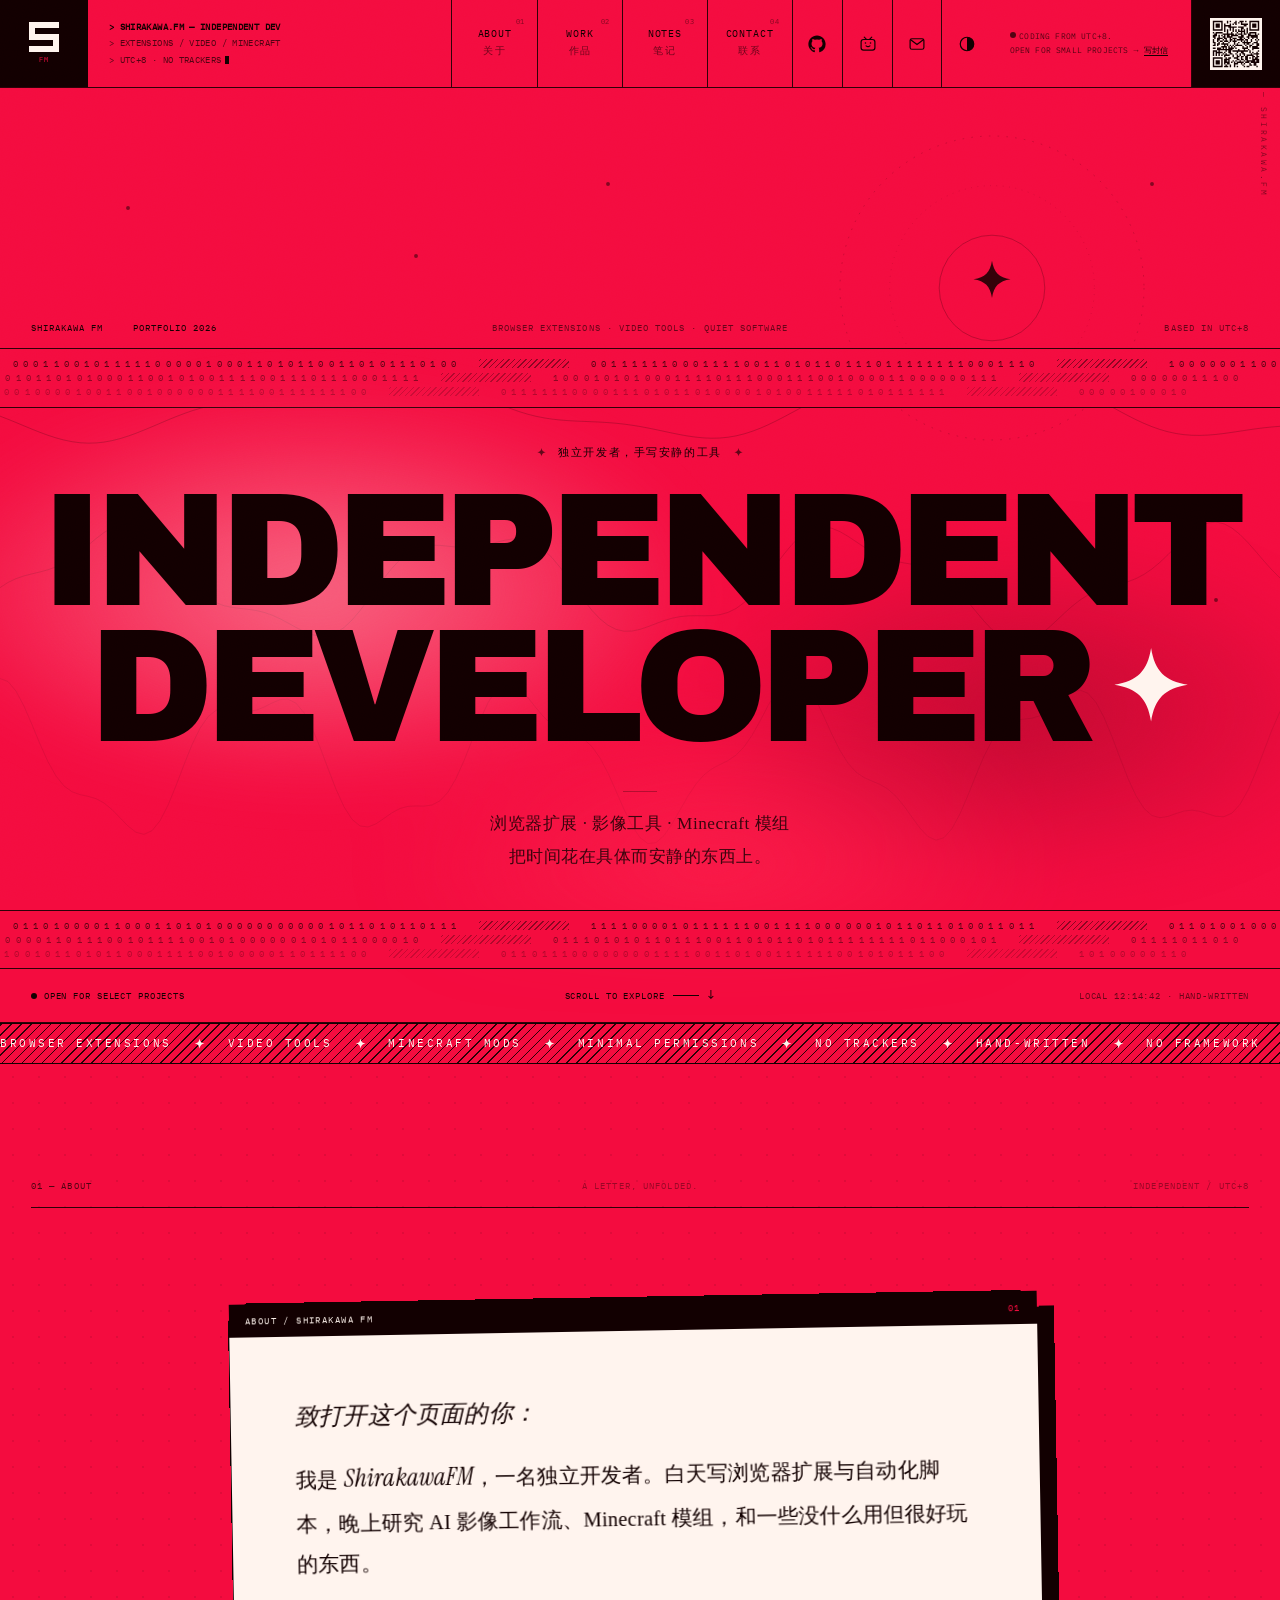
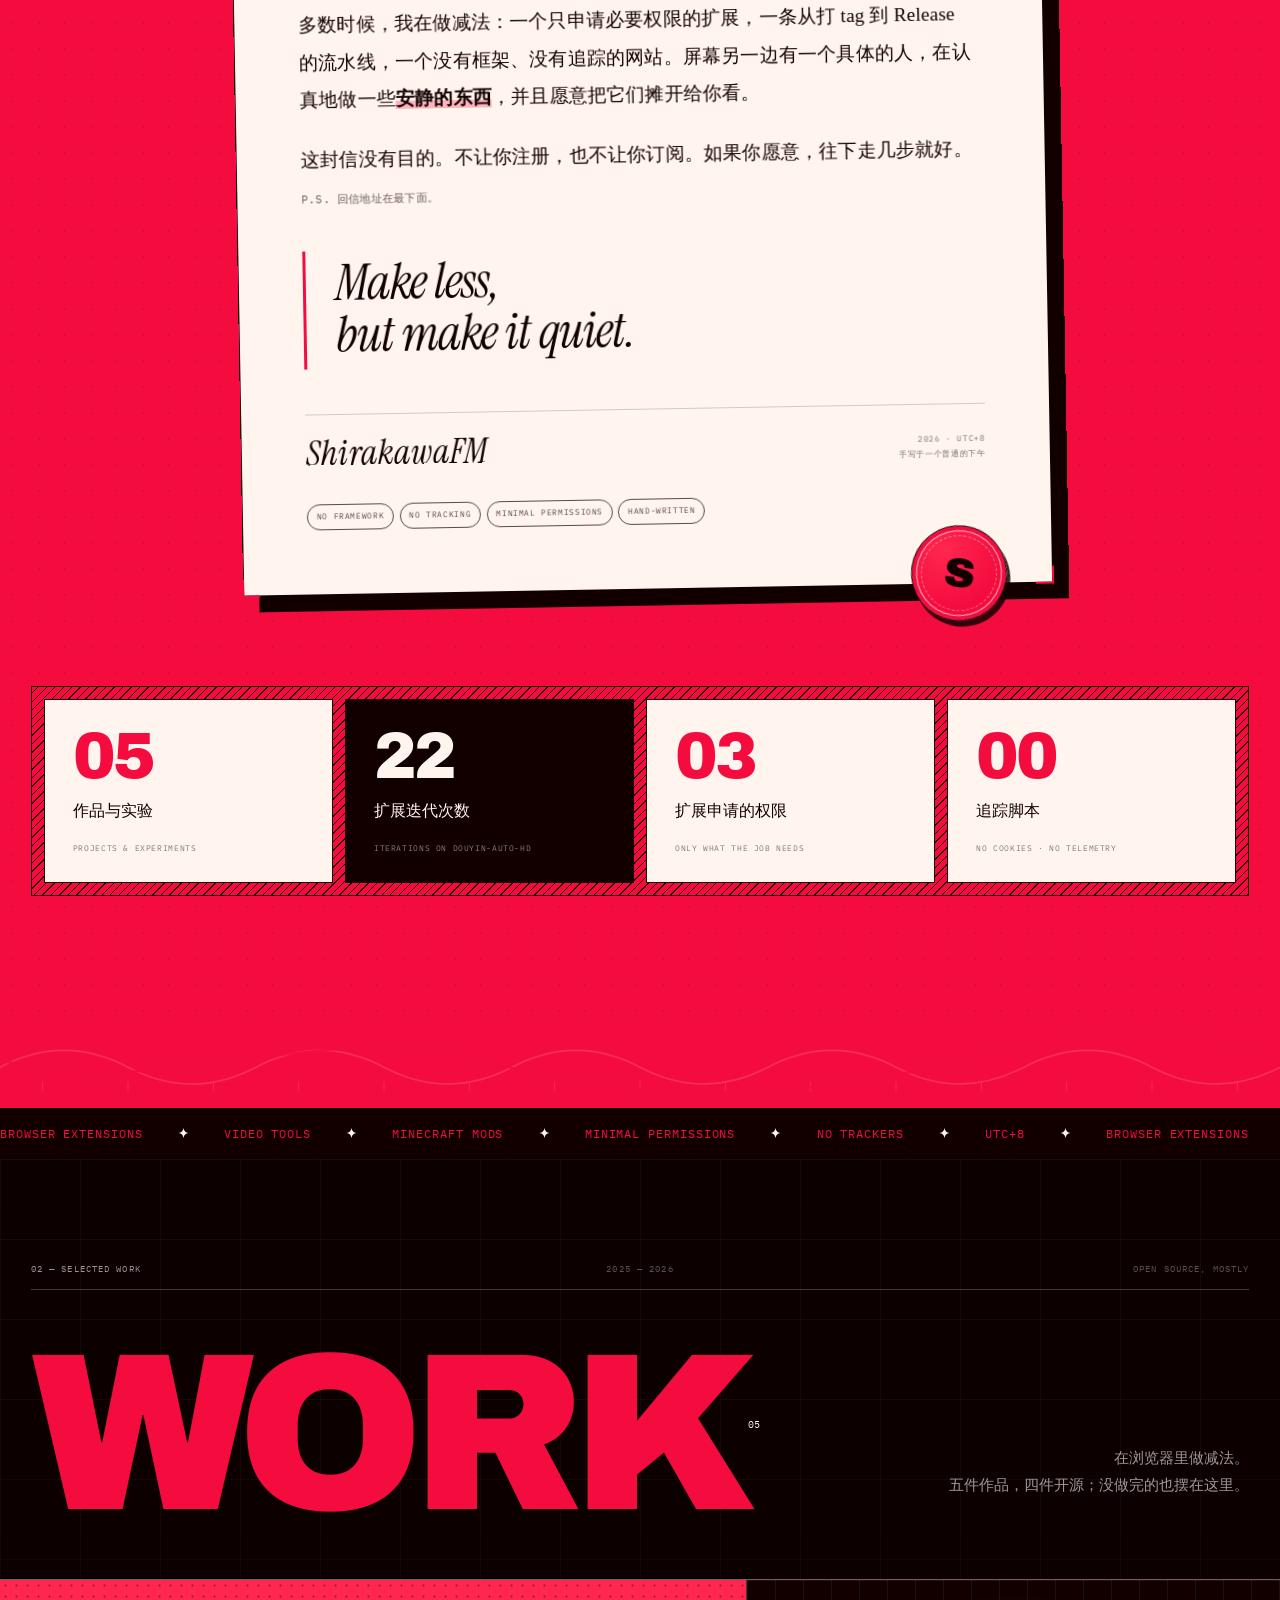
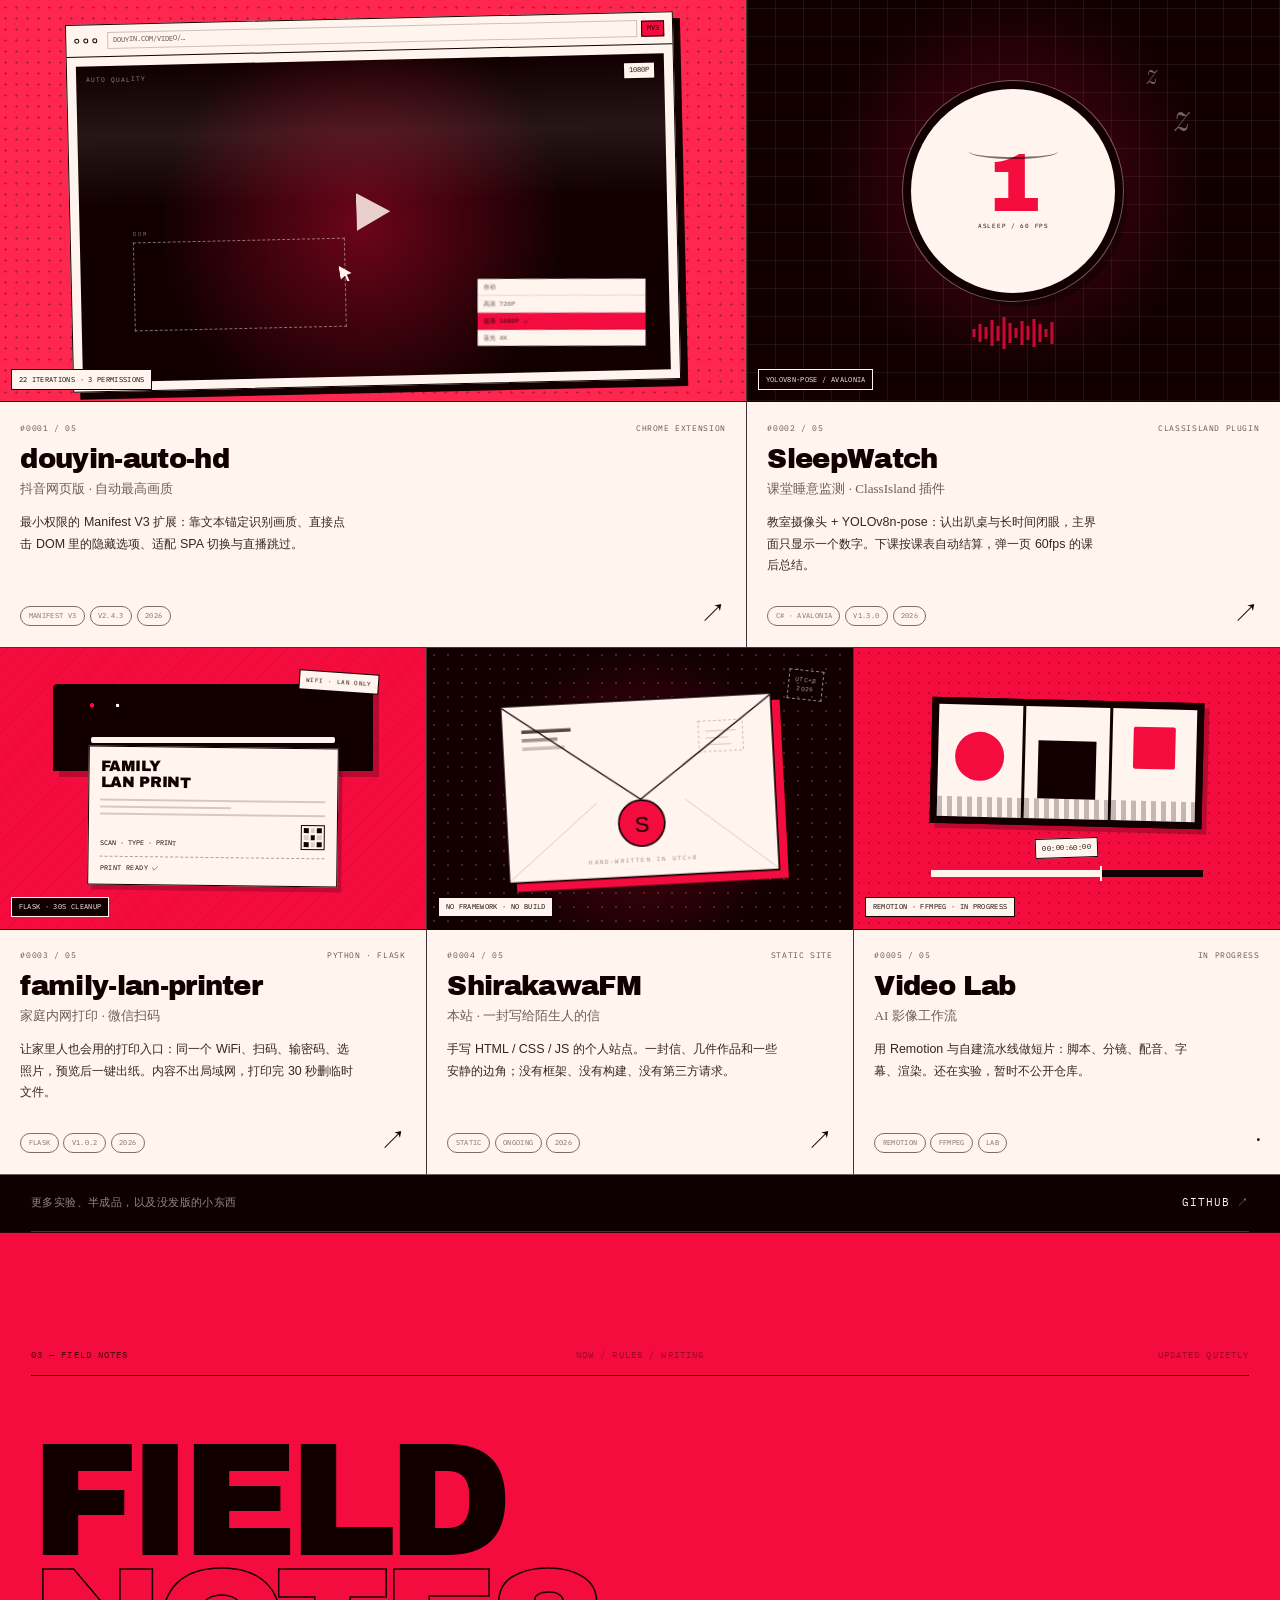
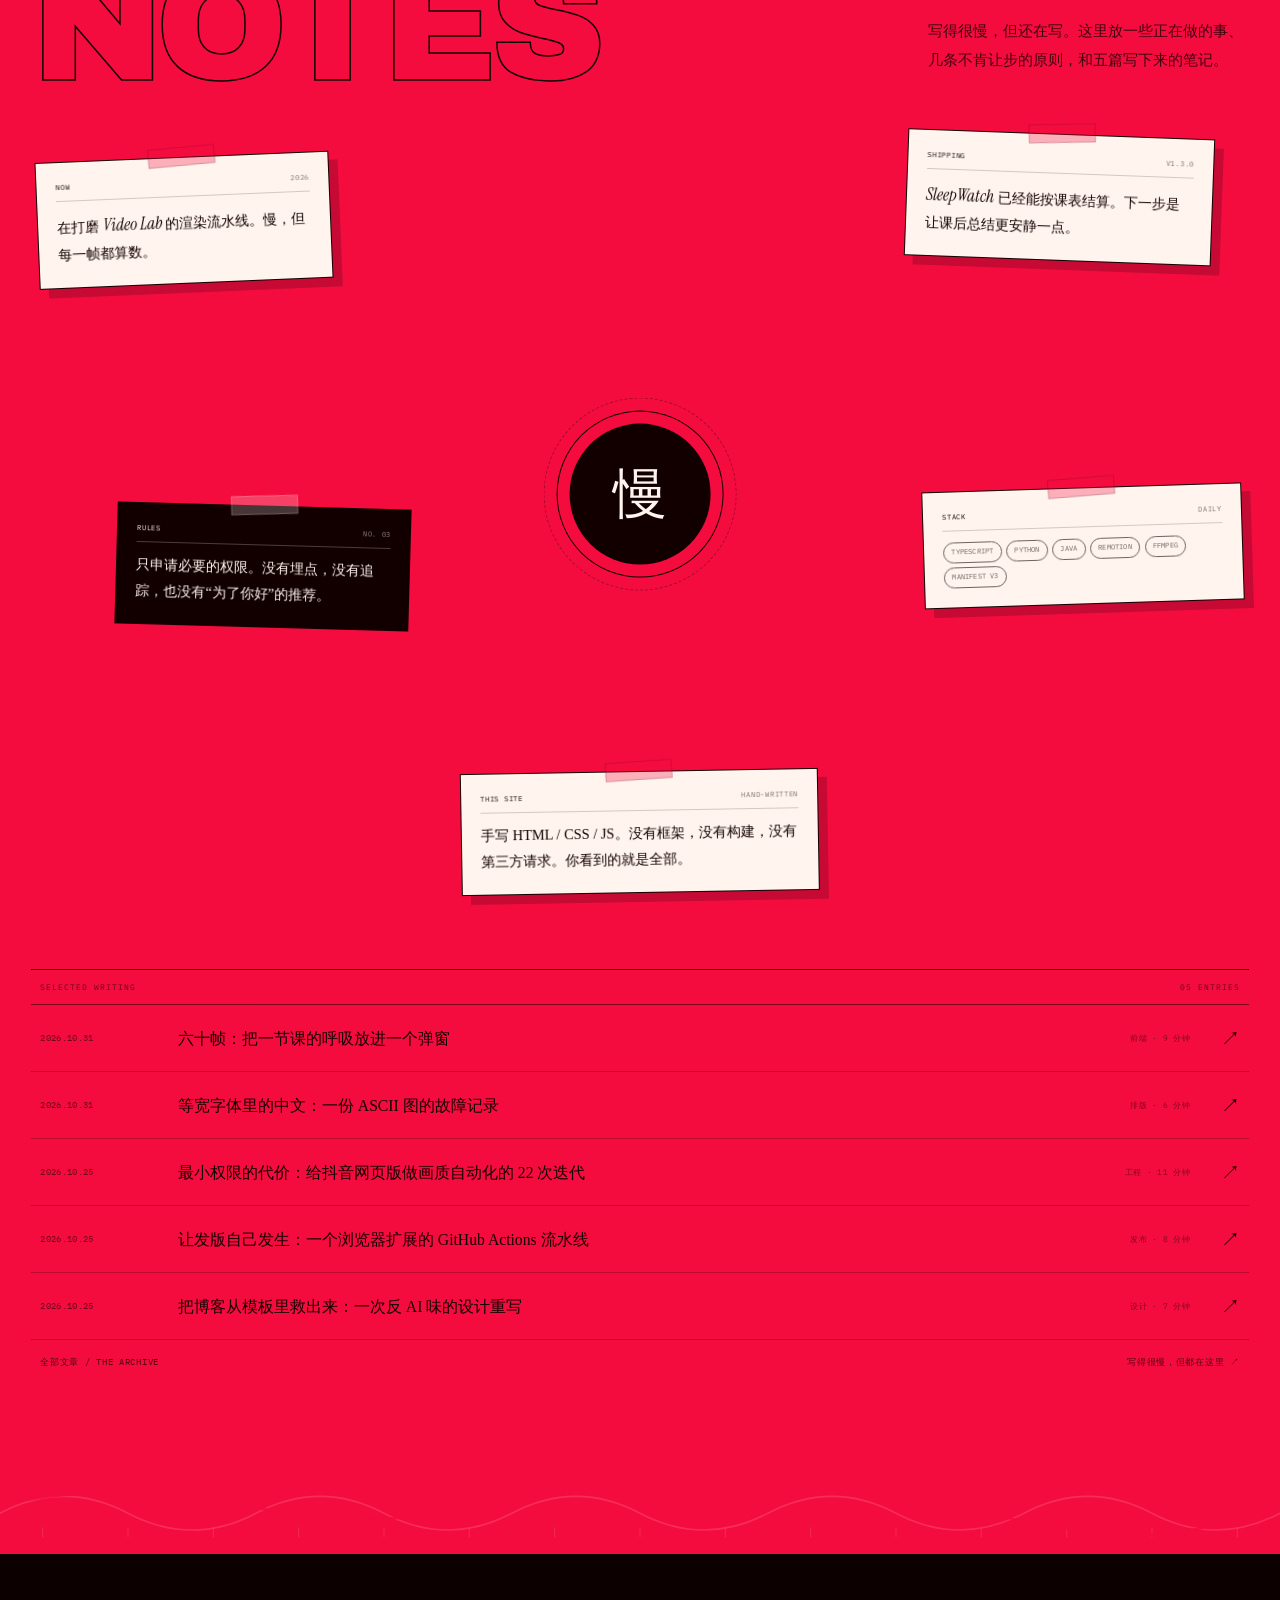
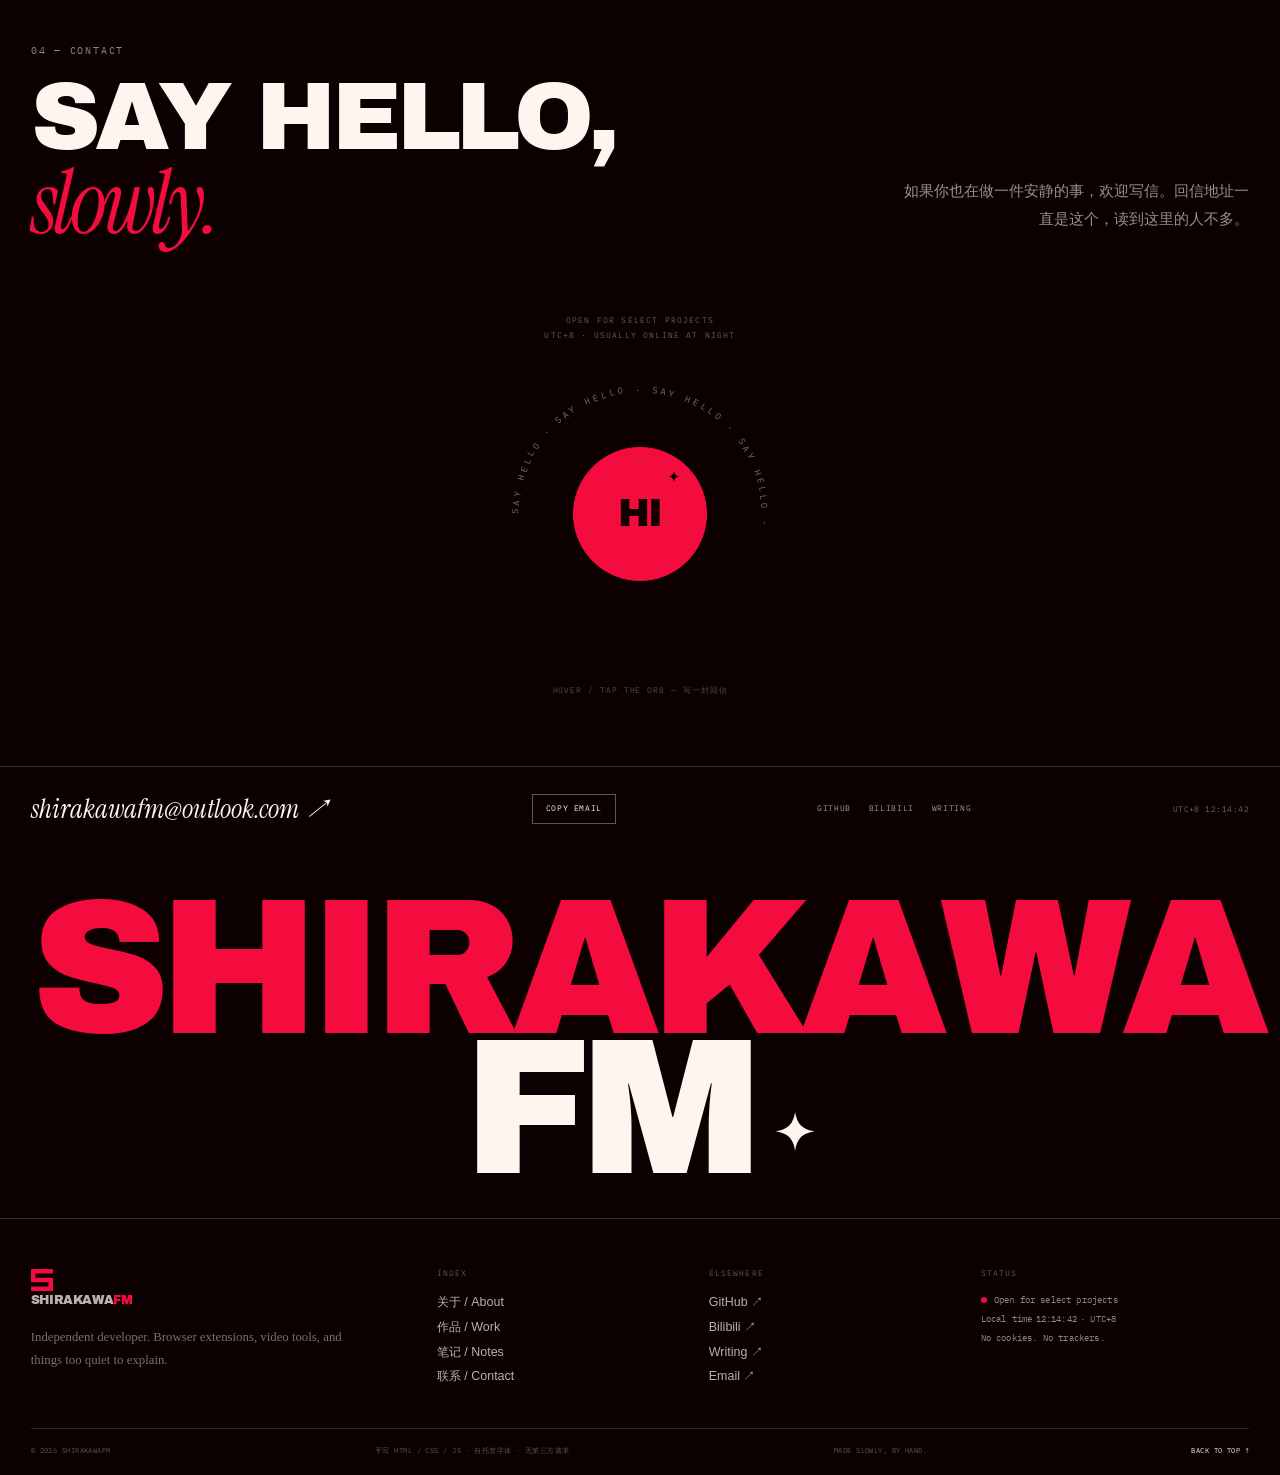
<file: index.html>
<!DOCTYPE html>
<html lang="zh-CN" data-mode="red" data-page="home">
<head>
<meta charset="utf-8">
<meta name="viewport" content="width=device-width, initial-scale=1">
<title>ShirakawaFM — Independent Developer</title>
<meta name="description" content="ShirakawaFM 的个人网站：浏览器扩展、影像工具与一些安静的软件。手写 HTML / CSS / JS，无框架、无追踪。">
<meta name="theme-color" content="#f40c3f">
<meta name="color-scheme" content="dark light">
<meta property="og:type" content="website">
<meta property="og:title" content="ShirakawaFM — Independent Developer">
<meta property="og:description" content="浏览器扩展、影像工具与一些安静的软件。手写 HTML / CSS / JS，无框架、无追踪。">
<meta property="og:url" content="https://shirakawafm.github.io/">
<meta property="og:image" content="https://shirakawafm.github.io/assets/og-2026.png">
<meta property="og:image:alt" content="猩红底上印着巨大的 Shirakawa FM 字样，右边贴着一张写着 Make less, but make it quiet. 的白卡片">
<meta property="og:image:width" content="1200">
<meta property="og:image:height" content="630">
<meta name="twitter:card" content="summary_large_image">
<meta name="twitter:image" content="https://shirakawafm.github.io/assets/og-2026.png">
<link rel="canonical" href="https://shirakawafm.github.io/">
<link rel="icon" href="assets/favicon-2026.svg" type="image/svg+xml">
<link rel="preload" href="assets/fonts/archivo-black.woff2" as="font" type="font/woff2" crossorigin>
<link rel="preload" href="assets/fonts/instrument-serif-400.woff2" as="font" type="font/woff2" crossorigin>
<link rel="preload" href="assets/fonts/ibm-plex-mono-400.woff2" as="font" type="font/woff2" crossorigin>
<link rel="stylesheet" href="assets/css/redesign.css">
<link rel="stylesheet" href="assets/css/motion.css">
<script>
(function () {
  document.documentElement.classList.add('js');
  if (window.matchMedia && window.matchMedia('(prefers-reduced-motion: reduce)').matches) {
    document.documentElement.classList.add('reduced');
  }
  try {
    var mode = localStorage.getItem('sfm-mode');
    if (mode === 'contrast') document.documentElement.dataset.mode = 'contrast';
  } catch (e) {}
})();
</script>
<noscript>
<style>
  .boot { display: none !important; }
  body.is-loading { overflow: auto !important; }
  [data-reveal],
  .hero__kicker,
  .hero__meta,
  .hero__sub {
    opacity: 1 !important;
    translate: 0 0 !important;
  }
  .hero__star {
    opacity: 1 !important;
    transform: none !important;
  }
  .hero__title { font-size: clamp(2.4rem, 10.5vw, 12rem) !important; }
</style>
</noscript>
<script type="application/ld+json">
{
  "@context": "https://schema.org",
  "@type": "Person",
  "name": "ShirakawaFM",
  "url": "https://shirakawafm.github.io/",
  "jobTitle": "Independent Developer",
  "sameAs": [
    "https://github.com/ShirakawaFM",
    "https://space.bilibili.com/209300529"
  ]
}
</script>
</head>
<body class="is-loading">

<a class="skip-link" href="#main">跳到正文</a>

<svg class="svg-sprite" aria-hidden="true" focusable="false" xmlns="http://www.w3.org/2000/svg">
  <symbol id="i-github" viewBox="0 0 24 24">
    <path fill="currentColor" d="M12 .5C5.73.5.5 5.73.5 12c0 5.08 3.29 9.39 7.86 10.91.58.1.79-.25.79-.55v-2.15c-3.2.7-3.87-1.36-3.87-1.36-.52-1.33-1.28-1.68-1.28-1.68-1.05-.72.08-.7.08-.7 1.16.08 1.77 1.19 1.77 1.19 1.03 1.77 2.7 1.26 3.36.96.1-.75.4-1.26.73-1.55-2.55-.29-5.23-1.28-5.23-5.7 0-1.26.45-2.29 1.19-3.1-.12-.29-.52-1.46.11-3.05 0 0 .96-.31 3.15 1.18a10.9 10.9 0 0 1 5.74 0c2.18-1.49 3.14-1.18 3.14-1.18.63 1.59.23 2.76.12 3.05.74.81 1.18 1.84 1.18 3.1 0 4.43-2.69 5.4-5.25 5.69.41.35.78 1.05.78 2.12v3.14c0 .31.2.66.8.55A11.51 11.51 0 0 0 23.5 12C23.5 5.73 18.27.5 12 .5Z"/>
  </symbol>
  <symbol id="i-bilibili" viewBox="0 0 24 24">
    <g fill="none" stroke="currentColor" stroke-width="1.6" stroke-linecap="round" stroke-linejoin="round">
      <path d="m7 2.8 3 3M17 2.8l-3 3"/>
      <rect x="2.8" y="6" width="18.4" height="14.2" rx="3.2"/>
      <path d="M9.4 14.5c1.7 1.4 3.5 1.4 5.2 0"/>
    </g>
    <circle cx="8.6" cy="10.6" r="1.05" fill="currentColor"/>
    <circle cx="15.4" cy="10.6" r="1.05" fill="currentColor"/>
  </symbol>
  <symbol id="i-mail" viewBox="0 0 24 24">
    <g fill="none" stroke="currentColor" stroke-width="1.6" stroke-linecap="round" stroke-linejoin="round">
      <rect x="2.8" y="5" width="18.4" height="14" rx="2.4"/>
      <path d="m3.6 6.4 8.4 6.4 8.4-6.4"/>
    </g>
  </symbol>
  <symbol id="i-contrast" viewBox="0 0 24 24">
    <circle cx="12" cy="12" r="9" fill="none" stroke="currentColor" stroke-width="1.6"/>
    <path fill="currentColor" d="M12 3a9 9 0 0 1 0 18Z"/>
  </symbol>
  <symbol id="i-star" viewBox="0 0 24 24">
    <path fill="currentColor" d="M12 0c1.1 6.9 4.1 9.9 11 11-6.9 1.1-9.9 4.1-11 11-1.1-6.9-4.1-9.9-11-11C7.9 9.9 10.9 6.9 12 0Z"/>
  </symbol>
  <symbol id="i-arrow" viewBox="0 0 24 24">
    <path fill="none" stroke="currentColor" stroke-width="1.7" stroke-linecap="round" stroke-linejoin="round" d="M6 18 18 6M8 6h10v10"/>
  </symbol>
</svg>

<div class="boot" data-boot aria-hidden="true">
  <div class="boot__inner">
    <div class="boot__top">
      <span class="boot__brand">Shirakawa<em>FM</em></span>
      <svg class="boot__star" viewBox="0 0 24 24" aria-hidden="true"><use href="#i-star"/></svg>
    </div>
    <div class="boot__bar"><i data-boot-bar></i></div>
    <div class="boot__meta">
      <span>BOOTING QUIET SOFTWARE</span>
      <span><b data-boot-count>00</b> / 100</span>
    </div>
    <p class="boot__status">NO TRACKERS FOUND · UTC+8 · HAND-WRITTEN</p>
  </div>
</div>

<div class="scroll-progress" data-progress aria-hidden="true"></div>
<div class="cursor" data-cursor-layer aria-hidden="true">
  <div class="cursor__disc"><span class="cursor__label" data-cursor-label></span></div>
</div>
<div class="page-noise" aria-hidden="true"></div>

<header class="masthead" data-header>
  <a class="masthead__logo" href="#top" aria-label="ShirakawaFM — 回到顶部">
    <svg class="logo-glyph" viewBox="0 0 20 20" aria-hidden="true">
      <path d="M0 0h20v4H4v4h16v12H0v-4h16v-4H0z"/>
    </svg>
    <span class="logo-fm" aria-hidden="true">FM</span>
  </a>

  <div class="masthead__console" aria-hidden="true">
    <span class="console__line" data-console-line="0">&gt; SHIRAKAWA.FM — INDEPENDENT DEV</span>
    <span class="console__line" data-console-line="1">&gt; EXTENSIONS / VIDEO / MINECRAFT</span>
    <span class="console__line" data-console-line="2">&gt; UTC+8 · NO TRACKERS<span class="console__caret"></span></span>
  </div>

  <nav class="masthead__nav" aria-label="主导航">
    <a href="#about" data-nav="about"><sup>01</sup><span class="nav__en">About</span><span class="nav__zh">关于</span></a>
    <a href="#work" data-nav="work"><sup>02</sup><span class="nav__en">Work</span><span class="nav__zh">作品</span></a>
    <a href="#notes" data-nav="notes"><sup>03</sup><span class="nav__en">Notes</span><span class="nav__zh">笔记</span></a>
    <a href="#contact" data-nav="contact"><sup>04</sup><span class="nav__en">Contact</span><span class="nav__zh">联系</span></a>
  </nav>

  <div class="masthead__socials">
    <a href="https://github.com/ShirakawaFM" target="_blank" rel="noopener" aria-label="GitHub（新标签页）">
      <svg class="icon" aria-hidden="true"><use href="#i-github"/></svg>
    </a>
    <a href="https://space.bilibili.com/209300529" target="_blank" rel="noopener" aria-label="Bilibili（新标签页）">
      <svg class="icon" aria-hidden="true"><use href="#i-bilibili"/></svg>
    </a>
    <a href="mailto:shirakawafm@outlook.com" aria-label="写信给 ShirakawaFM">
      <svg class="icon" aria-hidden="true"><use href="#i-mail"/></svg>
    </a>
  </div>

  <button class="masthead__contrast" type="button" data-contrast aria-pressed="false" aria-label="切换到高对比模式">
    <svg class="icon" aria-hidden="true"><use href="#i-contrast"/></svg>
  </button>

  <div class="masthead__status">
    <p><span class="status-dot" aria-hidden="true"></span>Coding from UTC+8.</p>
    <p>Open for small projects → <a href="mailto:shirakawafm@outlook.com">写封信</a></p>
  </div>

  <div class="masthead__clock">
    <span data-clock>--:--:--</span>
    <em>UTC+8</em>
  </div>

  <a class="masthead__qr" href="mailto:shirakawafm@outlook.com" title="扫码或点击写信">
    <img src="assets/qr.svg" alt="" width="58" height="58">
    <span class="sr-only">写信给 ShirakawaFM</span>
  </a>

  <button class="menu-toggle" type="button" data-menu-open aria-expanded="false" aria-controls="site-menu">
    <span>Menu</span>
    <span class="menu-toggle__lines" aria-hidden="true"><i></i><i></i></span>
  </button>
</header>

<div class="site-menu" id="site-menu" data-menu aria-hidden="true" inert>
  <div class="site-menu__head">
    <span class="site-menu__brand">Shirakawa<em>FM</em> — Index</span>
    <button class="site-menu__close" type="button" data-menu-close aria-label="关闭菜单">Close <span aria-hidden="true">×</span></button>
  </div>
  <nav class="site-menu__nav" aria-label="移动导航">
    <a href="#about" data-menu-link><sup>01</sup><span>关于</span><em>About</em></a>
    <a href="#work" data-menu-link><sup>02</sup><span>作品</span><em>Work</em></a>
    <a href="#notes" data-menu-link><sup>03</sup><span>笔记</span><em>Notes</em></a>
    <a href="#contact" data-menu-link><sup>04</sup><span>联系</span><em>Contact</em></a>
  </nav>
  <div class="site-menu__foot">
    <a class="site-menu__mail" href="mailto:shirakawafm@outlook.com">shirakawafm@outlook.com <span aria-hidden="true">↗</span></a>
    <div class="site-menu__links">
      <a href="https://github.com/ShirakawaFM" target="_blank" rel="noopener">GitHub ↗</a>
      <a href="https://space.bilibili.com/209300529" target="_blank" rel="noopener">Bilibili ↗</a>
      <a href="https://shirakawafm.github.io/writing/" target="_blank" rel="noopener">Writing ↗</a>
    </div>
    <p>UTC+8 · <span data-clock>--:--:--</span> · NO TRACKERS</p>
  </div>
</div>

<main id="main">
  <section class="hero" id="top" aria-labelledby="hero-title">
    <canvas class="hero__waves" data-waves aria-hidden="true"></canvas>
    <div class="hero__side" aria-hidden="true">Portfolio 2026 — Shirakawa.FM</div>

    <div class="hero__meta">
      <span>Shirakawa FM <i>—</i> Portfolio 2026</span>
      <span class="hero__meta-mid">Browser extensions · Video tools · Quiet software</span>
      <span>Based in UTC+8</span>
    </div>

    <div class="binary binary--top" data-binary aria-hidden="true"></div>

    <div class="hero__stage">
      <p class="hero__kicker">
        <svg class="star star--small" aria-hidden="true"><use href="#i-star"/></svg>
        独立开发者，手写安静的工具
        <svg class="star star--small" aria-hidden="true"><use href="#i-star"/></svg>
      </p>
      <h1 class="hero__title" id="hero-title" aria-label="Independent Developer">
        <span class="hero__line"><span class="hero__word" data-split aria-hidden="true">Independent</span></span>
        <span class="hero__line hero__line--last">
          <span class="hero__word" data-split aria-hidden="true">Developer</span>
          <span class="hero__star" aria-hidden="true"><svg viewBox="0 0 24 24"><use href="#i-star"/></svg></span>
        </span>
      </h1>
      <p class="hero__sub">浏览器扩展 · 影像工具 · Minecraft 模组<br>把时间花在具体而安静的东西上。</p>
    </div>

    <div class="binary binary--bottom" data-binary aria-hidden="true"></div>

    <div class="hero__foot">
      <p class="hero__avail"><span class="status-dot" aria-hidden="true"></span>OPEN FOR SELECT PROJECTS</p>
      <a class="hero__scroll" href="#about">SCROLL TO EXPLORE <span aria-hidden="true">↓</span></a>
      <p class="hero__local">LOCAL <span data-clock>--:--:--</span> · HAND-WRITTEN</p>
    </div>
  </section>

  <section class="about" id="about" aria-labelledby="about-title">
    <div class="section-label">
      <span>01 — About</span>
      <span class="section-label__mid">A letter, unfolded.</span>
      <span>Independent / UTC+8</span>
    </div>

    <div class="letter-wrap">
      <div class="letter" data-parallax="0.045">
        <article class="letter__card" data-reveal>
          <header class="letter__bar">
            <span>About / Shirakawa FM</span>
            <span>01</span>
          </header>
          <div class="letter__body">
            <p class="letter__hello">致打开这个页面的你：</p>
            <p class="letter__lead">我是 <em>ShirakawaFM</em>，一名独立开发者。白天写浏览器扩展与自动化脚本，晚上研究 AI 影像工作流、Minecraft 模组，和一些没什么用但很好玩的东西。</p>
            <p>多数时候，我在做减法：一个只申请必要权限的扩展，一条从打 tag 到 Release 的流水线，一个没有框架、没有追踪的网站。屏幕另一边有一个具体的人，在认真地做一些<strong>安静的东西</strong>，并且愿意把它们摊开给你看。</p>
            <p>这封信没有目的。不让你注册，也不让你订阅。如果你愿意，往下走几步就好。</p>
            <p class="letter__ps">P.S. 回信地址在最下面。</p>

            <blockquote class="letter__quote">Make less,<br>but make it quiet.</blockquote>

            <footer class="letter__sign">
              <b>ShirakawaFM</b>
              <span>2026 · UTC+8<br>手写于一个普通的下午</span>
            </footer>

            <ul class="letter__tags" aria-label="站点原则">
              <li>No framework</li>
              <li>No tracking</li>
              <li>Minimal permissions</li>
              <li>Hand-written</li>
            </ul>
          </div>
          <span class="letter__seal" aria-hidden="true">S</span>
        </article>
      </div>
    </div>

    <ul class="facts" data-reveal>
      <li>
        <b>05</b>
        <span>作品与实验</span>
        <em>Projects &amp; experiments</em>
      </li>
      <li>
        <b>22</b>
        <span>扩展迭代次数</span>
        <em>Iterations on douyin-auto-hd</em>
      </li>
      <li>
        <b>03</b>
        <span>扩展申请的权限</span>
        <em>Only what the job needs</em>
      </li>
      <li>
        <b>00</b>
        <span>追踪脚本</span>
        <em>No cookies · No telemetry</em>
      </li>
    </ul>
  </section>

  <div class="ticker" aria-hidden="true">
    <div class="ticker__track">
      <div class="ticker__group">
        <span>Browser extensions</span><svg class="star" aria-hidden="true"><use href="#i-star"/></svg>
        <span>Video tools</span><svg class="star" aria-hidden="true"><use href="#i-star"/></svg>
        <span>Minecraft mods</span><svg class="star" aria-hidden="true"><use href="#i-star"/></svg>
        <span>Minimal permissions</span><svg class="star" aria-hidden="true"><use href="#i-star"/></svg>
        <span>No trackers</span><svg class="star" aria-hidden="true"><use href="#i-star"/></svg>
        <span>UTC+8</span><svg class="star" aria-hidden="true"><use href="#i-star"/></svg>
      </div>
      <div class="ticker__group">
        <span>Browser extensions</span><svg class="star" aria-hidden="true"><use href="#i-star"/></svg>
        <span>Video tools</span><svg class="star" aria-hidden="true"><use href="#i-star"/></svg>
        <span>Minecraft mods</span><svg class="star" aria-hidden="true"><use href="#i-star"/></svg>
        <span>Minimal permissions</span><svg class="star" aria-hidden="true"><use href="#i-star"/></svg>
        <span>No trackers</span><svg class="star" aria-hidden="true"><use href="#i-star"/></svg>
        <span>UTC+8</span><svg class="star" aria-hidden="true"><use href="#i-star"/></svg>
      </div>
    </div>
  </div>

  <section class="work" id="work" aria-labelledby="work-title">
    <div class="work__head">
      <div class="section-label section-label--light">
        <span>02 — Selected work</span>
        <span class="section-label__mid">2025 — 2026</span>
        <span>Open source, mostly</span>
      </div>
      <div class="work__title-row">
        <h2 class="work__title" id="work-title" data-reveal>Work<sup>05</sup></h2>
        <p class="work__note">在浏览器里做减法。<br>五件作品，四件开源；没做完的也摆在这里。</p>
      </div>
    </div>

    <div class="work__grid">
      <article class="project project--wide" data-reveal style="--i:0">
        <a class="project__link" href="https://github.com/ShirakawaFM/douyin-auto-hd" target="_blank" rel="noopener" data-cursor="OPEN REPO">
          <div class="project__art art--browser" aria-hidden="true">
            <div class="art__browser">
              <div class="art__chrome">
                <i></i><i></i><i></i>
                <span>douyin.com/video/…</span>
                <b>MV3</b>
              </div>
              <div class="art__video">
                <span class="art__video-label">AUTO QUALITY</span>
                <span class="art__badge">1080P</span>
                <span class="art__play"></span>
                <span class="art__anchor"></span>
                <div class="art__quality">
                  <span>自动</span>
                  <span>高清 720P</span>
                  <span class="is-on">超清 1080P</span>
                  <span>蓝光 4K</span>
                </div>
                <span class="art__cursor"></span>
                <span class="art__scan"></span>
              </div>
            </div>
            <span class="art__note">22 ITERATIONS · 3 PERMISSIONS</span>
          </div>
          <div class="project__body">
            <div class="project__top">
              <span class="project__no">#0001 / 05</span>
              <span class="project__status">Chrome extension</span>
            </div>
            <h3 class="project__title">douyin-auto-hd</h3>
            <p class="project__zh">抖音网页版 · 自动最高画质</p>
            <p class="project__desc">最小权限的 Manifest V3 扩展：靠文本锚定识别画质、直接点击 DOM 里的隐藏选项、适配 SPA 切换与直播跳过。</p>
            <div class="project__foot">
              <ul class="tags">
                <li>Manifest V3</li>
                <li>v2.4.3</li>
                <li>2026</li>
              </ul>
              <span class="project__arrow" aria-hidden="true">↗</span>
            </div>
          </div>
        </a>
      </article>

      <article class="project project--sleep" data-reveal style="--i:1">
        <a class="project__link" href="https://github.com/ShirakawaFM/ClassIsland.SleepWatch" target="_blank" rel="noopener" data-cursor="OPEN REPO">
          <div class="project__art art--sleep" aria-hidden="true">
            <div class="art__watch">
              <span class="art__eye"></span>
              <strong>1</strong>
              <small>ASLEEP / 60 FPS</small>
            </div>
            <div class="art__wave">
              <i style="--h:8px"></i><i style="--h:18px"></i><i style="--h:12px"></i><i style="--h:26px"></i><i style="--h:15px"></i><i style="--h:32px"></i><i style="--h:20px"></i><i style="--h:10px"></i><i style="--h:24px"></i><i style="--h:14px"></i><i style="--h:28px"></i><i style="--h:18px"></i><i style="--h:8px"></i><i style="--h:22px"></i>
            </div>
            <span class="art__z art__z--a">z</span>
            <span class="art__z art__z--b">z</span>
            <span class="art__note art__note--dark">YOLOv8N-POSE / AVALONIA</span>
          </div>
          <div class="project__body">
            <div class="project__top">
              <span class="project__no">#0002 / 05</span>
              <span class="project__status">ClassIsland plugin</span>
            </div>
            <h3 class="project__title">SleepWatch</h3>
            <p class="project__zh">课堂睡意监测 · ClassIsland 插件</p>
            <p class="project__desc">教室摄像头 + YOLOv8n-pose：认出趴桌与长时间闭眼，主界面只显示一个数字。下课按课表自动结算，弹一页 60fps 的课后总结。</p>
            <div class="project__foot">
              <ul class="tags">
                <li>C# · Avalonia</li>
                <li>v1.3.0</li>
                <li>2026</li>
              </ul>
              <span class="project__arrow" aria-hidden="true">↗</span>
            </div>
          </div>
        </a>
      </article>

      <article class="project project--small" data-reveal style="--i:2">
        <a class="project__link" href="https://github.com/ShirakawaFM/family-lan-printer" target="_blank" rel="noopener" data-cursor="OPEN REPO">
          <div class="project__art art--printer" aria-hidden="true">
            <div class="art__machine">
              <span class="art__wifi">WIFI · LAN ONLY</span>
              <span class="art__slot"></span>
              <div class="art__receipt">
                <strong>FAMILY<br>LAN PRINT</strong>
                <span class="art__receipt-line"></span>
                <span class="art__receipt-line art__receipt-line--short"></span>
                <span class="art__receipt-line"></span>
                <div class="art__receipt-bottom">
                  <span>SCAN · TYPE · PRINT</span>
                  <span class="art__mini-qr" aria-hidden="true">
                    <i></i><i></i><i></i><i></i><i></i><i></i><i></i><i></i><i></i>
                  </span>
                </div>
                <b>PRINT READY ✓</b>
              </div>
            </div>
            <span class="art__note art__note--dark">FLASK · 30S CLEANUP</span>
          </div>
          <div class="project__body">
            <div class="project__top">
              <span class="project__no">#0003 / 05</span>
              <span class="project__status">Python · Flask</span>
            </div>
            <h3 class="project__title">family-lan-printer</h3>
            <p class="project__zh">家庭内网打印 · 微信扫码</p>
            <p class="project__desc">让家里人也会用的打印入口：同一个 WiFi、扫码、输密码、选照片，预览后一键出纸。内容不出局域网，打印完 30 秒删临时文件。</p>
            <div class="project__foot">
              <ul class="tags">
                <li>Flask</li>
                <li>v1.0.2</li>
                <li>2026</li>
              </ul>
              <span class="project__arrow" aria-hidden="true">↗</span>
            </div>
          </div>
        </a>
      </article>

      <article class="project project--small" data-reveal style="--i:3">
        <a class="project__link" href="https://github.com/ShirakawaFM/ShirakawaFM.github.io" target="_blank" rel="noopener" data-cursor="OPEN REPO">
          <div class="project__art art--letter" aria-hidden="true">
            <div class="art__envelope">
              <svg viewBox="0 0 320 210" aria-hidden="true" focusable="false">
                <rect x="1" y="1" width="318" height="208" fill="#fff4ee" stroke="#120001" stroke-width="2"/>
                <path d="M2 3 160 118 318 3" fill="none" stroke="#120001" stroke-width="1.5"/>
                <path d="M2 207 108 120M318 207 212 120" fill="none" stroke="#120001" stroke-width="1" opacity=".2"/>
                <rect x="24" y="30" width="58" height="4" fill="#120001" opacity=".7"/>
                <rect x="24" y="40" width="42" height="4" fill="#120001" opacity=".4"/>
                <rect x="24" y="50" width="50" height="4" fill="#120001" opacity=".22"/>
                <rect x="232" y="30" width="52" height="36" fill="none" stroke="#120001" stroke-width="1" stroke-dasharray="3 3" opacity=".3"/>
                <path d="M240 42h36M240 50h26M240 58h30" stroke="#120001" stroke-width="1" opacity=".22"/>
                <circle cx="160" cy="146" r="27" fill="#f40c3f" stroke="#120001" stroke-width="2"/>
                <text x="160" y="157" text-anchor="middle" font-family="Arial Black, Helvetica, sans-serif" font-size="26" fill="#120001">S</text>
                <text x="160" y="192" text-anchor="middle" font-family="IBM Plex Mono, monospace" font-size="7" letter-spacing="1.4" fill="#120001" opacity=".45">HAND-WRITTEN IN UTC+8</text>
              </svg>
            </div>
            <span class="art__stamp">UTC+8<br>2026</span>
            <span class="art__note">NO FRAMEWORK · NO BUILD</span>
          </div>
          <div class="project__body">
            <div class="project__top">
              <span class="project__no">#0004 / 05</span>
              <span class="project__status">Static site</span>
            </div>
            <h3 class="project__title">ShirakawaFM</h3>
            <p class="project__zh">本站 · 一封写给陌生人的信</p>
            <p class="project__desc">手写 HTML / CSS / JS 的个人站点。一封信、几件作品和一些安静的边角；没有框架、没有构建、没有第三方请求。</p>
            <div class="project__foot">
              <ul class="tags">
                <li>Static</li>
                <li>Ongoing</li>
                <li>2026</li>
              </ul>
              <span class="project__arrow" aria-hidden="true">↗</span>
            </div>
          </div>
        </a>
      </article>

      <article class="project project--small" data-reveal style="--i:4">
        <div class="project__link project__link--static">
          <div class="project__art art--video" aria-hidden="true">
            <div class="art__film">
              <span class="art__frame"></span>
              <span class="art__frame"></span>
              <span class="art__frame"></span>
            </div>
            <span class="art__tc">00:00:60:00</span>
            <div class="art__timeline"><i></i></div>
            <span class="art__note">REMOTION · FFMPEG · IN PROGRESS</span>
          </div>
          <div class="project__body">
            <div class="project__top">
              <span class="project__no">#0005 / 05</span>
              <span class="project__status">In progress</span>
            </div>
            <h3 class="project__title">Video Lab</h3>
            <p class="project__zh">AI 影像工作流</p>
            <p class="project__desc">用 Remotion 与自建流水线做短片：脚本、分镜、配音、字幕、渲染。还在实验，暂时不公开仓库。</p>
            <div class="project__foot">
              <ul class="tags">
                <li>Remotion</li>
                <li>FFmpeg</li>
                <li>Lab</li>
              </ul>
              <span class="project__arrow" aria-hidden="true">·</span>
            </div>
          </div>
        </div>
      </article>
    </div>

    <div class="work__more-wrap">
      <a class="work__more" href="https://github.com/ShirakawaFM" target="_blank" rel="noopener" data-cursor="GITHUB">
        <span>更多实验、半成品，以及没发版的小东西</span>
        <b>GitHub <span aria-hidden="true">↗</span></b>
      </a>
    </div>
  </section>

  <section class="notes" id="notes" aria-labelledby="notes-title">
    <div class="notes__head">
      <div class="section-label">
        <span>03 — Field notes</span>
        <span class="section-label__mid">Now / Rules / Writing</span>
        <span>Updated quietly</span>
      </div>
      <div class="notes__title-row">
        <h2 class="notes__title" id="notes-title" data-reveal>
          <span>Field</span>
          <span class="outline">Notes<svg class="notes__star" aria-hidden="true"><use href="#i-star"/></svg></span>
        </h2>
        <p class="notes__lede">写得很慢，但还在写。这里放一些正在做的事、几条不肯让步的原则，和五篇写下来的笔记。</p>
      </div>
    </div>

    <div class="board" data-board>
      <div class="board__seal" aria-hidden="true"><span>慢</span></div>

      <article class="note note--now" data-reveal data-speed="0.06" style="--rot:-2.4deg; --i:0">
        <header><span>Now</span><time datetime="2026">2026</time></header>
        <p>在打磨 <em>Video Lab</em> 的渲染流水线。慢，但每一帧都算数。</p>
      </article>

      <article class="note note--build" data-reveal data-speed="0.09" style="--rot:2.1deg; --i:1">
        <header><span>Shipping</span><time datetime="2026">v1.3.0</time></header>
        <p><em>SleepWatch</em> 已经能按课表结算。下一步是让课后总结更安静一点。</p>
      </article>

      <article class="note note--rules note--dark" data-reveal data-speed="0.05" style="--rot:1.6deg; --i:2">
        <header><span>Rules</span><time>No. 03</time></header>
        <p>只申请必要的权限。没有埋点，没有追踪，也没有“为了你好”的推荐。</p>
      </article>

      <article class="note note--stack" data-reveal data-speed="0.08" style="--rot:-1.8deg; --i:3">
        <header><span>Stack</span><time>Daily</time></header>
        <ul class="note__chips">
          <li>TypeScript</li><li>Python</li><li>Java</li><li>Remotion</li><li>FFmpeg</li><li>Manifest V3</li>
        </ul>
      </article>

      <article class="note note--site" data-reveal data-speed="0.04" style="--rot:-1deg; --i:4">
        <header><span>This site</span><time>Hand-written</time></header>
        <p>手写 HTML / CSS / JS。没有框架，没有构建，没有第三方请求。你看到的就是全部。</p>
      </article>
    </div>

    <div class="writing">
      <div class="writing__head">
        <span>Selected writing</span>
        <span>05 entries</span>
      </div>
      <ol class="writing__list">
        <li>
          <a href="https://shirakawafm.github.io/writing/sixty-frames.html" target="_blank" rel="noopener">
            <time datetime="2026-10-31">2026.10.31</time>
            <span class="writing__title">六十帧：把一节课的呼吸放进一个弹窗</span>
            <span class="writing__tag">前端 · 9 分钟</span>
            <span class="writing__arrow" aria-hidden="true">↗</span>
          </a>
        </li>
        <li>
          <a href="https://shirakawafm.github.io/writing/ascii-alignment.html" target="_blank" rel="noopener">
            <time datetime="2026-10-31">2026.10.31</time>
            <span class="writing__title">等宽字体里的中文：一份 ASCII 图的故障记录</span>
            <span class="writing__tag">排版 · 6 分钟</span>
            <span class="writing__arrow" aria-hidden="true">↗</span>
          </a>
        </li>
        <li>
          <a href="https://shirakawafm.github.io/writing/minimal-permissions.html" target="_blank" rel="noopener">
            <time datetime="2026-10-25">2026.10.25</time>
            <span class="writing__title">最小权限的代价：给抖音网页版做画质自动化的 22 次迭代</span>
            <span class="writing__tag">工程 · 11 分钟</span>
            <span class="writing__arrow" aria-hidden="true">↗</span>
          </a>
        </li>
        <li>
          <a href="https://shirakawafm.github.io/writing/release-pipeline.html" target="_blank" rel="noopener">
            <time datetime="2026-10-25">2026.10.25</time>
            <span class="writing__title">让发版自己发生：一个浏览器扩展的 GitHub Actions 流水线</span>
            <span class="writing__tag">发布 · 8 分钟</span>
            <span class="writing__arrow" aria-hidden="true">↗</span>
          </a>
        </li>
        <li>
          <a href="https://shirakawafm.github.io/writing/escape-the-template.html" target="_blank" rel="noopener">
            <time datetime="2026-10-25">2026.10.25</time>
            <span class="writing__title">把博客从模板里救出来：一次反 AI 味的设计重写</span>
            <span class="writing__tag">设计 · 7 分钟</span>
            <span class="writing__arrow" aria-hidden="true">↗</span>
          </a>
        </li>
      </ol>
      <a class="writing__all" href="https://shirakawafm.github.io/writing/" target="_blank" rel="noopener">
        <span>全部文章 / The archive</span>
        <span>写得很慢，但都在这里 ↗</span>
      </a>
    </div>
  </section>

  <section class="contact" id="contact" aria-labelledby="contact-title">
    <div class="contact__head" data-reveal>
      <div>
        <p class="eyebrow eyebrow--light">04 — Contact</p>
        <h2 class="contact__title" id="contact-title">Say hello,<br><em>slowly.</em></h2>
      </div>
      <p>如果你也在做一件安静的事，欢迎写信。回信地址一直是这个，读到这里的人不多。</p>
    </div>

    <div class="say" data-say>
      <p class="say__overline">Open for select projects<br>UTC+8 · Usually online at night</p>
      <div class="say__disc">
        <svg class="say__orbit" viewBox="0 0 300 300" aria-hidden="true">
          <defs>
            <path id="orbitPath" d="M150,150 m-124,0 a124,124 0 1,1 248,0 a124,124 0 1,1 -248,0"/>
          </defs>
          <text><textPath href="#orbitPath">SAY HELLO · SAY HELLO · SAY HELLO · SAY HELLO · </textPath></text>
        </svg>
        <button class="say__orb" type="button" data-say-open aria-expanded="false" aria-controls="say-panel" data-cursor="写回信">
          <span>HI</span>
          <svg class="say__orb-star" aria-hidden="true"><use href="#i-star"/></svg>
        </button>
      </div>
      <p class="say__hint">Hover / tap the orb — 写一封回信</p>

      <div class="say__panel" id="say-panel" data-say-panel aria-hidden="true" inert>
        <button class="say__close" type="button" data-say-close aria-label="关闭回信面板">Close <span aria-hidden="true">×</span></button>
        <div class="say__panel-inner">
          <p class="say__panel-kicker">Let’s make something quiet.</p>
          <p class="say__panel-title">写封<br><em>回信</em></p>
          <a class="say__panel-mail" href="mailto:shirakawafm@outlook.com">shirakawafm@outlook.com <span aria-hidden="true">↗</span></a>
          <div class="say__panel-links">
            <a href="https://github.com/ShirakawaFM" target="_blank" rel="noopener">GitHub ↗</a>
            <a href="https://space.bilibili.com/209300529" target="_blank" rel="noopener">Bilibili ↗</a>
            <a href="https://shirakawafm.github.io/writing/" target="_blank" rel="noopener">Writing ↗</a>
          </div>
          <p class="say__panel-foot">UTC+8 · 2026 · NO TRACKERS · HAND-WRITTEN</p>
        </div>
        <svg class="say__panel-star" aria-hidden="true"><use href="#i-star"/></svg>
      </div>
    </div>

    <div class="contact__bar">
      <a class="contact__email" href="mailto:shirakawafm@outlook.com">shirakawafm@outlook.com <span aria-hidden="true">↗</span></a>
      <button class="contact__copy" type="button" data-copy>
        <span data-copy-label>COPY EMAIL</span>
      </button>
      <div class="contact__socials">
        <a href="https://github.com/ShirakawaFM" target="_blank" rel="noopener">GitHub</a>
        <a href="https://space.bilibili.com/209300529" target="_blank" rel="noopener">Bilibili</a>
        <a href="https://shirakawafm.github.io/writing/" target="_blank" rel="noopener">Writing</a>
      </div>
      <p class="contact__clock">UTC+8 <span data-clock>--:--:--</span></p>
    </div>

    <div class="wordmark" aria-hidden="true">
      <span>Shirakawa</span>
      <span class="wordmark__last">FM<svg class="star" aria-hidden="true"><use href="#i-star"/></svg></span>
    </div>

    <footer class="footer">
      <div class="footer__grid">
        <div class="footer__col footer__brand">
          <a class="footer__logo" href="#top" aria-label="回到顶部">
            <svg class="logo-glyph" viewBox="0 0 20 20" aria-hidden="true"><path d="M0 0h20v4H4v4h16v12H0v-4h16v-4H0z"/></svg>
            <span>Shirakawa<em>FM</em></span>
          </a>
          <p>Independent developer. Browser extensions, video tools, and things too quiet to explain.</p>
        </div>
        <nav class="footer__col" aria-label="页脚导航">
          <h3>Index</h3>
          <a href="#about">关于 / About</a>
          <a href="#work">作品 / Work</a>
          <a href="#notes">笔记 / Notes</a>
          <a href="#contact">联系 / Contact</a>
        </nav>
        <div class="footer__col">
          <h3>Elsewhere</h3>
          <a href="https://github.com/ShirakawaFM" target="_blank" rel="noopener">GitHub ↗</a>
          <a href="https://space.bilibili.com/209300529" target="_blank" rel="noopener">Bilibili ↗</a>
          <a href="https://shirakawafm.github.io/writing/" target="_blank" rel="noopener">Writing ↗</a>
          <a href="mailto:shirakawafm@outlook.com">Email ↗</a>
        </div>
        <div class="footer__col footer__status">
          <h3>Status</h3>
          <p><span class="status-dot" aria-hidden="true"></span>Open for select projects</p>
          <p>Local time <span data-clock>--:--:--</span> · UTC+8</p>
          <p>No cookies. No trackers.</p>
        </div>
      </div>
      <div class="footer__bottom">
        <span>© <span data-year>2026</span> ShirakawaFM</span>
        <span>手写 HTML / CSS / JS · 自托管字体 · 无第三方请求</span>
        <span>Made slowly, by hand.</span>
        <a href="#top">Back to top <span aria-hidden="true">↑</span></a>
      </div>
    </footer>
  </section>
</main>

<script src="assets/js/redesign.js" defer></script>
<script src="assets/js/motion.js" defer></script>
</body>
</html>
</file>
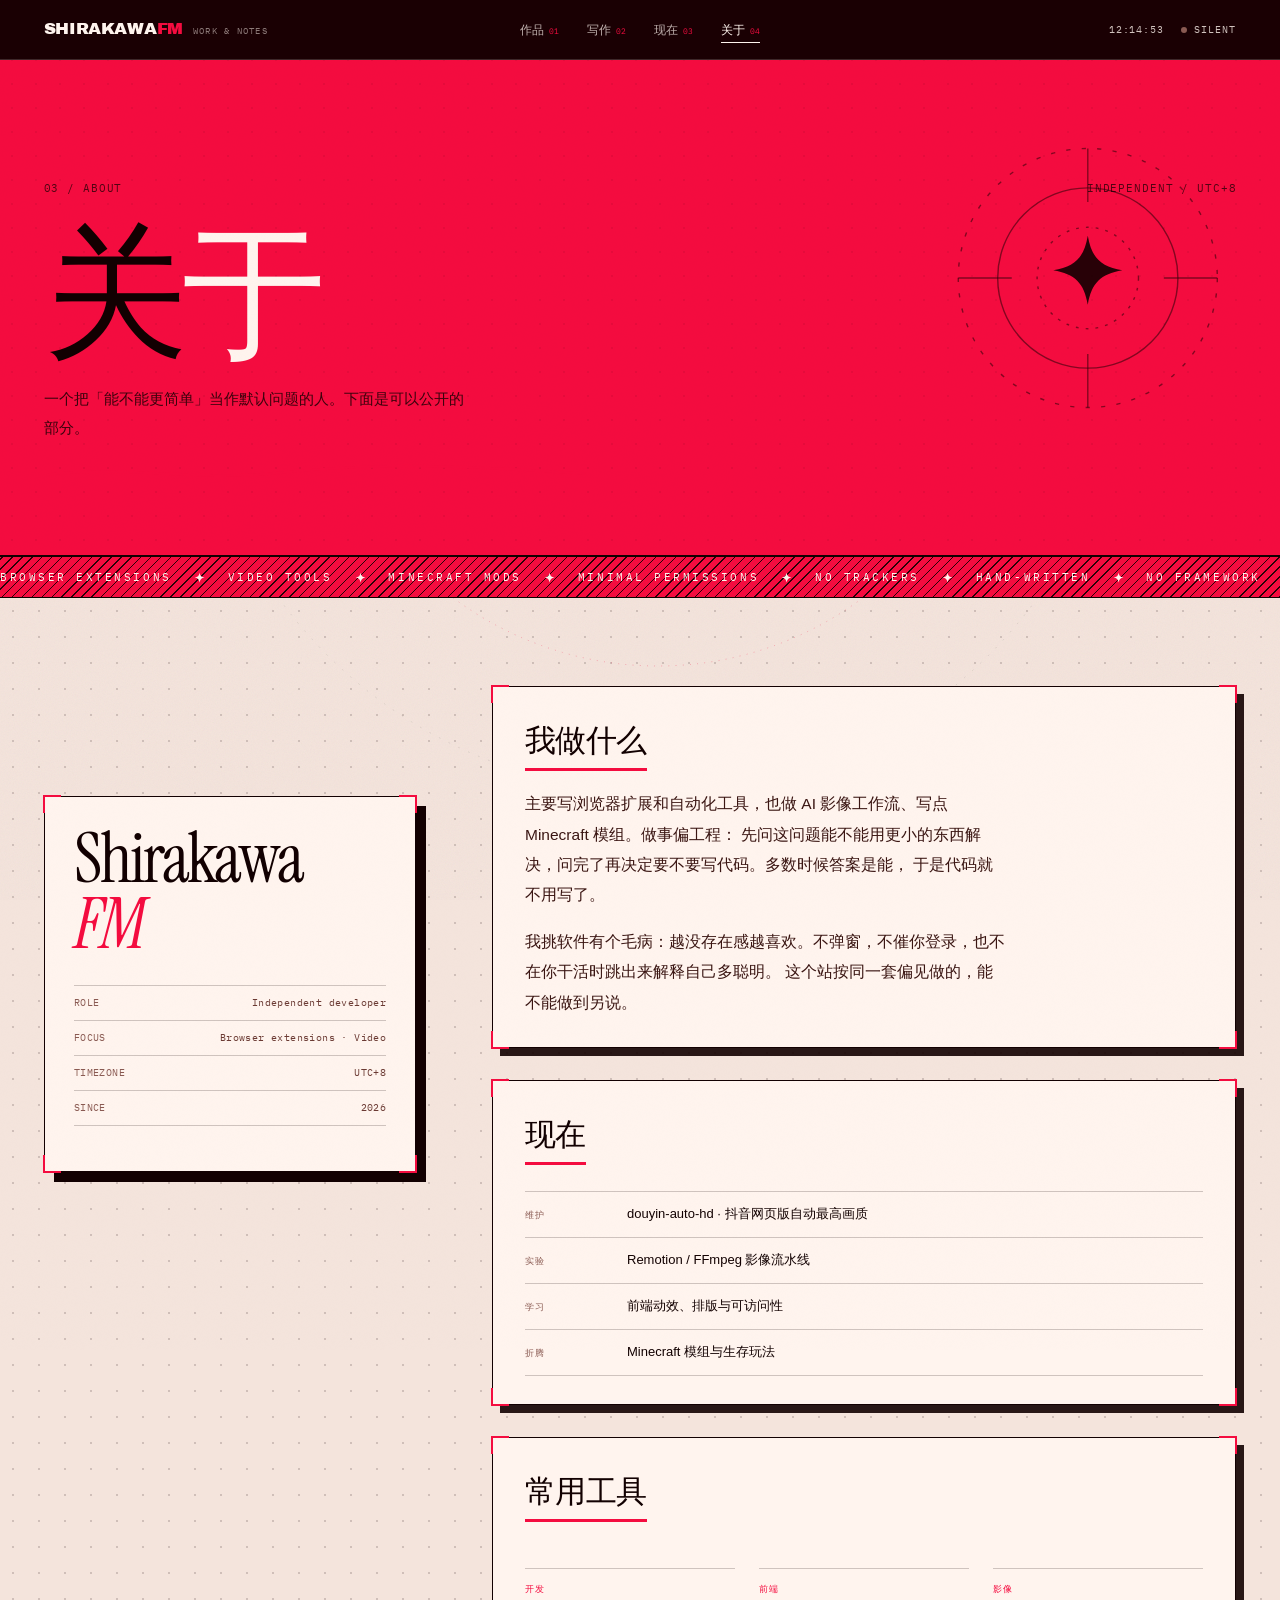
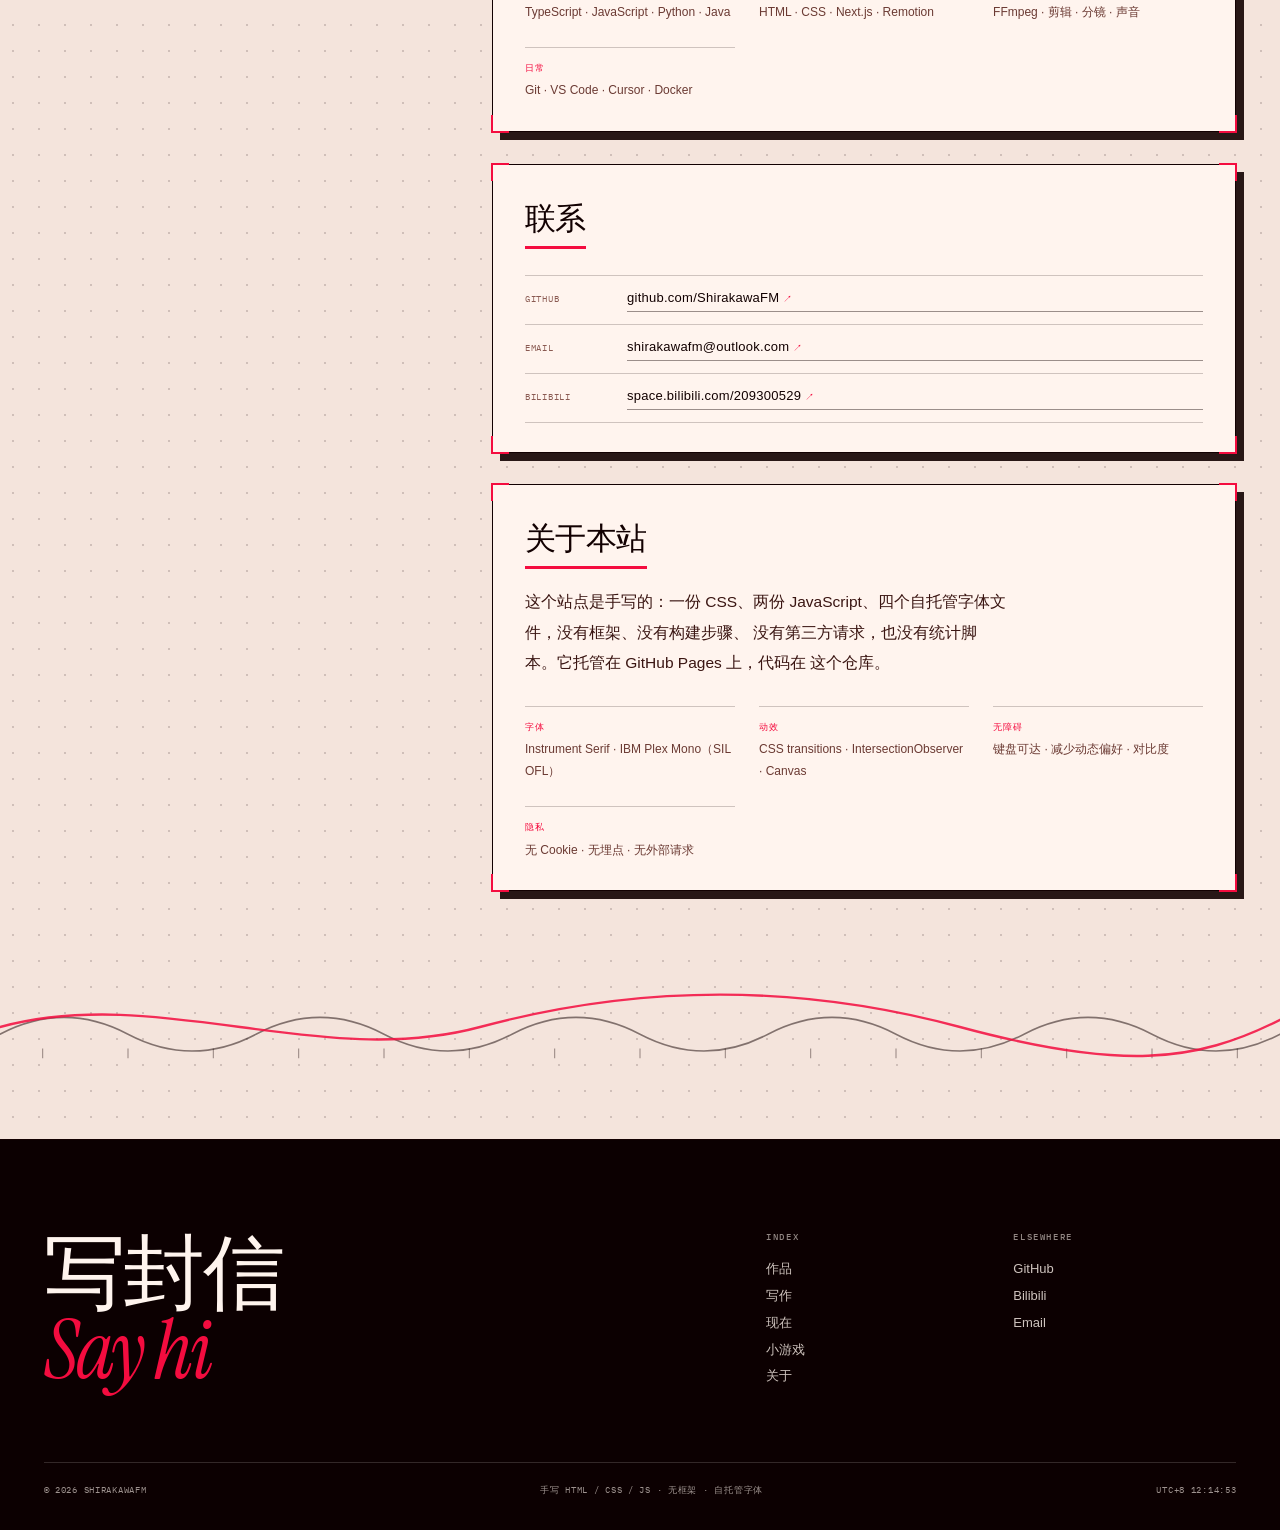
<file: about/index.html>
<!DOCTYPE html>
<html lang="zh-CN" data-page="sub">
<head>
<meta charset="utf-8">
<meta name="viewport" content="width=device-width, initial-scale=1">
<title>关于 · ShirakawaFM</title>
<meta name="description" content="关于 ShirakawaFM：独立开发者，做浏览器扩展、AI 影像工作流与 Minecraft 模组。">
<meta name="theme-color" content="#f40c3f">
<meta property="og:type" content="profile">
<meta property="og:title" content="关于 · ShirakawaFM">
<meta property="og:description" content="独立开发者，做浏览器扩展、AI 影像工作流与 Minecraft 模组。">
<meta property="og:url" content="https://shirakawafm.github.io/about/">
<meta property="og:image" content="https://shirakawafm.github.io/assets/og.png">
<meta property="og:image:alt" content="关于页的样子：一张身份卡，旁边几段字">
<meta name="twitter:card" content="summary_large_image">
<link rel="icon" href="/assets/favicon.svg" type="image/svg+xml">
<link rel="canonical" href="https://shirakawafm.github.io/about/">
<link rel="preload" href="/assets/fonts/instrument-serif-400.woff2" as="font" type="font/woff2" crossorigin>
<link rel="preload" href="/assets/fonts/ibm-plex-mono-400.woff2" as="font" type="font/woff2" crossorigin>
<link rel="stylesheet" href="/assets/css/site.css">
<link rel="stylesheet" href="/assets/css/motion.css">
<script>
(function () {
  try {
    var saved = localStorage.getItem('fm-theme');
    if (saved) document.documentElement.dataset.theme = saved;
  } catch (e) {}
})();
</script>
</head>
<body>

<a class="skip-link" href="#main">跳到正文</a>
<div class="cursor" aria-hidden="true"></div>
<div class="cursor-dot" aria-hidden="true"></div>

<header class="site-header">
  <a class="brand" href="/" aria-label="ShirakawaFM 首页">
    <span class="brand__mark">Shirakawa<em>FM</em></span>
    <span class="brand__sub">Work & Notes</span>
  </a>
  <nav class="nav" aria-label="主导航">
    <a href="/#work">作品<sup>01</sup></a>
    <a href="/writing/">写作<sup>02</sup></a>
    <a href="/now/">现在<sup>03</sup></a>
    <a href="/about/" aria-current="page">关于<sup>04</sup></a>
  </nav>
  <div class="header-tools">
    <span class="clock" data-clock aria-label="北京时间">--:--:--</span>
    <button class="tool-btn" type="button" data-sound-toggle aria-pressed="false" aria-label="开启环境音">
      <span class="dot" aria-hidden="true"></span><span data-sound-label>SILENT</span>
    </button>
    <button class="theme-btn" type="button" data-theme-toggle aria-label="切换主题">◐</button>
    <button class="menu-btn" type="button" data-menu-toggle aria-expanded="false" aria-controls="menu">MENU</button>
  </div>
</header>

<div class="menu" id="menu" aria-hidden="true">
  <div></div>
  <nav class="menu__list" aria-label="移动导航">
    <a href="/#work" style="--i:0">作品<sup>01</sup></a>
    <a href="/writing/" style="--i:1">写作<sup>02</sup></a>
    <a href="/now/" style="--i:2">现在<sup>03</sup></a>
    <a href="/about/" style="--i:3">关于<sup>04</sup></a>
  </nav>
  <div class="menu__foot">
    <span>ShirakawaFM · 2026</span>
    <span>UTC+8</span>
  </div>
</div>

<main id="main">
  <header class="page-head">
    <div class="shell">
      <div class="page-head__top">
        <span class="mono">03 / About</span>
        <span class="mono">Independent / UTC+8</span>
      </div>
      <h1 class="page-title">关<em>于</em></h1>
      <p class="page-deck">
        一个把「能不能更简单」当作默认问题的人。下面是可以公开的部分。
      </p>
    </div>
  </header>

  <div class="shell about-grid">
    <aside class="about-id" data-reveal>
      <p class="about-id__name">Shirakawa<br><em>FM</em></p>
      <dl>
        <div><dt>Role</dt><dd>Independent developer</dd></div>
        <div><dt>Focus</dt><dd>Browser extensions · Video</dd></div>
        <div><dt>Timezone</dt><dd>UTC+8</dd></div>
        <div><dt>Since</dt><dd>2026</dd></div>
      </dl>
    </aside>

    <div class="about-body">
      <section data-reveal>
        <h2>我做什么</h2>
        <p>
          主要写浏览器扩展和自动化工具，也做 AI 影像工作流、写点 Minecraft 模组。做事偏工程：
          先问这问题能不能用更小的东西解决，问完了再决定要不要写代码。多数时候答案是能，
          于是代码就不用写了。
        </p>
        <p style="margin-top: 1.1em;">
          我挑软件有个毛病：越没存在感越喜欢。不弹窗，不催你登录，也不在你干活时跳出来解释自己多聪明。
          这个站按同一套偏见做的，能不能做到另说。
        </p>
      </section>

      <section data-reveal>
        <h2>现在</h2>
        <ul class="about-list">
          <li><span>维护</span> douyin-auto-hd · 抖音网页版自动最高画质</li>
          <li><span>实验</span> Remotion / FFmpeg 影像流水线</li>
          <li><span>学习</span> 前端动效、排版与可访问性</li>
          <li><span>折腾</span> Minecraft 模组与生存玩法</li>
        </ul>
      </section>

      <section data-reveal>
        <h2>常用工具</h2>
        <div class="colophon">
          <div><b>开发</b>TypeScript · JavaScript · Python · Java</div>
          <div><b>前端</b>HTML · CSS · Next.js · Remotion</div>
          <div><b>影像</b>FFmpeg · 剪辑 · 分镜 · 声音</div>
          <div><b>日常</b>Git · VS Code · Cursor · Docker</div>
        </div>
      </section>

      <section data-reveal>
        <h2>联系</h2>
        <ul class="about-list">
          <li><span>GitHub</span> <a class="link-line" href="https://github.com/ShirakawaFM">github.com/ShirakawaFM <span class="arrow" aria-hidden="true">↗</span></a></li>
          <li><span>Email</span> <a class="link-line" href="mailto:shirakawafm@outlook.com">shirakawafm@outlook.com <span class="arrow" aria-hidden="true">↗</span></a></li>
          <li><span>Bilibili</span> <a class="link-line" href="https://space.bilibili.com/209300529">space.bilibili.com/209300529 <span class="arrow" aria-hidden="true">↗</span></a></li>
        </ul>
      </section>

      <section data-reveal>
        <h2>关于本站</h2>
        <p>
          这个站点是手写的：一份 CSS、两份 JavaScript、四个自托管字体文件，没有框架、没有构建步骤、
          没有第三方请求，也没有统计脚本。它托管在 GitHub Pages 上，代码在
          <a href="https://github.com/ShirakawaFM/ShirakawaFM.github.io">这个仓库</a>。
        </p>
        <div class="colophon">
          <div><b>字体</b>Instrument Serif · IBM Plex Mono（SIL OFL）</div>
          <div><b>动效</b>CSS transitions · IntersectionObserver · Canvas</div>
          <div><b>无障碍</b>键盘可达 · 减少动态偏好 · 对比度</div>
          <div><b>隐私</b>无 Cookie · 无埋点 · 无外部请求</div>
        </div>
      </section>
    </div>
  </div>
</main>

<footer class="site-footer">
  <div class="shell">
    <div class="footer__top">
      <a class="footer__big" href="mailto:shirakawafm@outlook.com" data-magnetic="8">写封信<br><em>Say hi</em></a>
      <div class="footer__cols">
        <div class="footer__col">
          <h3>Index</h3>
          <a href="/#work">作品</a>
          <a href="/writing/">写作</a>
          <a href="/now/">现在</a>
          <a href="/#game">小游戏</a>
          <a href="/about/">关于</a>
        </div>
        <div class="footer__col">
          <h3>Elsewhere</h3>
          <a href="https://github.com/ShirakawaFM">GitHub</a>
          <a href="https://space.bilibili.com/209300529">Bilibili</a>
          <a href="mailto:shirakawafm@outlook.com">Email</a>
        </div>
      </div>
    </div>
    <div class="footer__bottom">
      <span>© <span data-year>2026</span> ShirakawaFM</span>
      <span>手写 HTML / CSS / JS · 无框架 · 自托管字体</span>
      <span>UTC+8 <span data-clock>--:--:--</span></span>
    </div>
  </div>
</footer>

<script src="/assets/js/site.js" defer></script>
<script src="/assets/js/motion.js" defer></script>
</body>
</html>
</file>
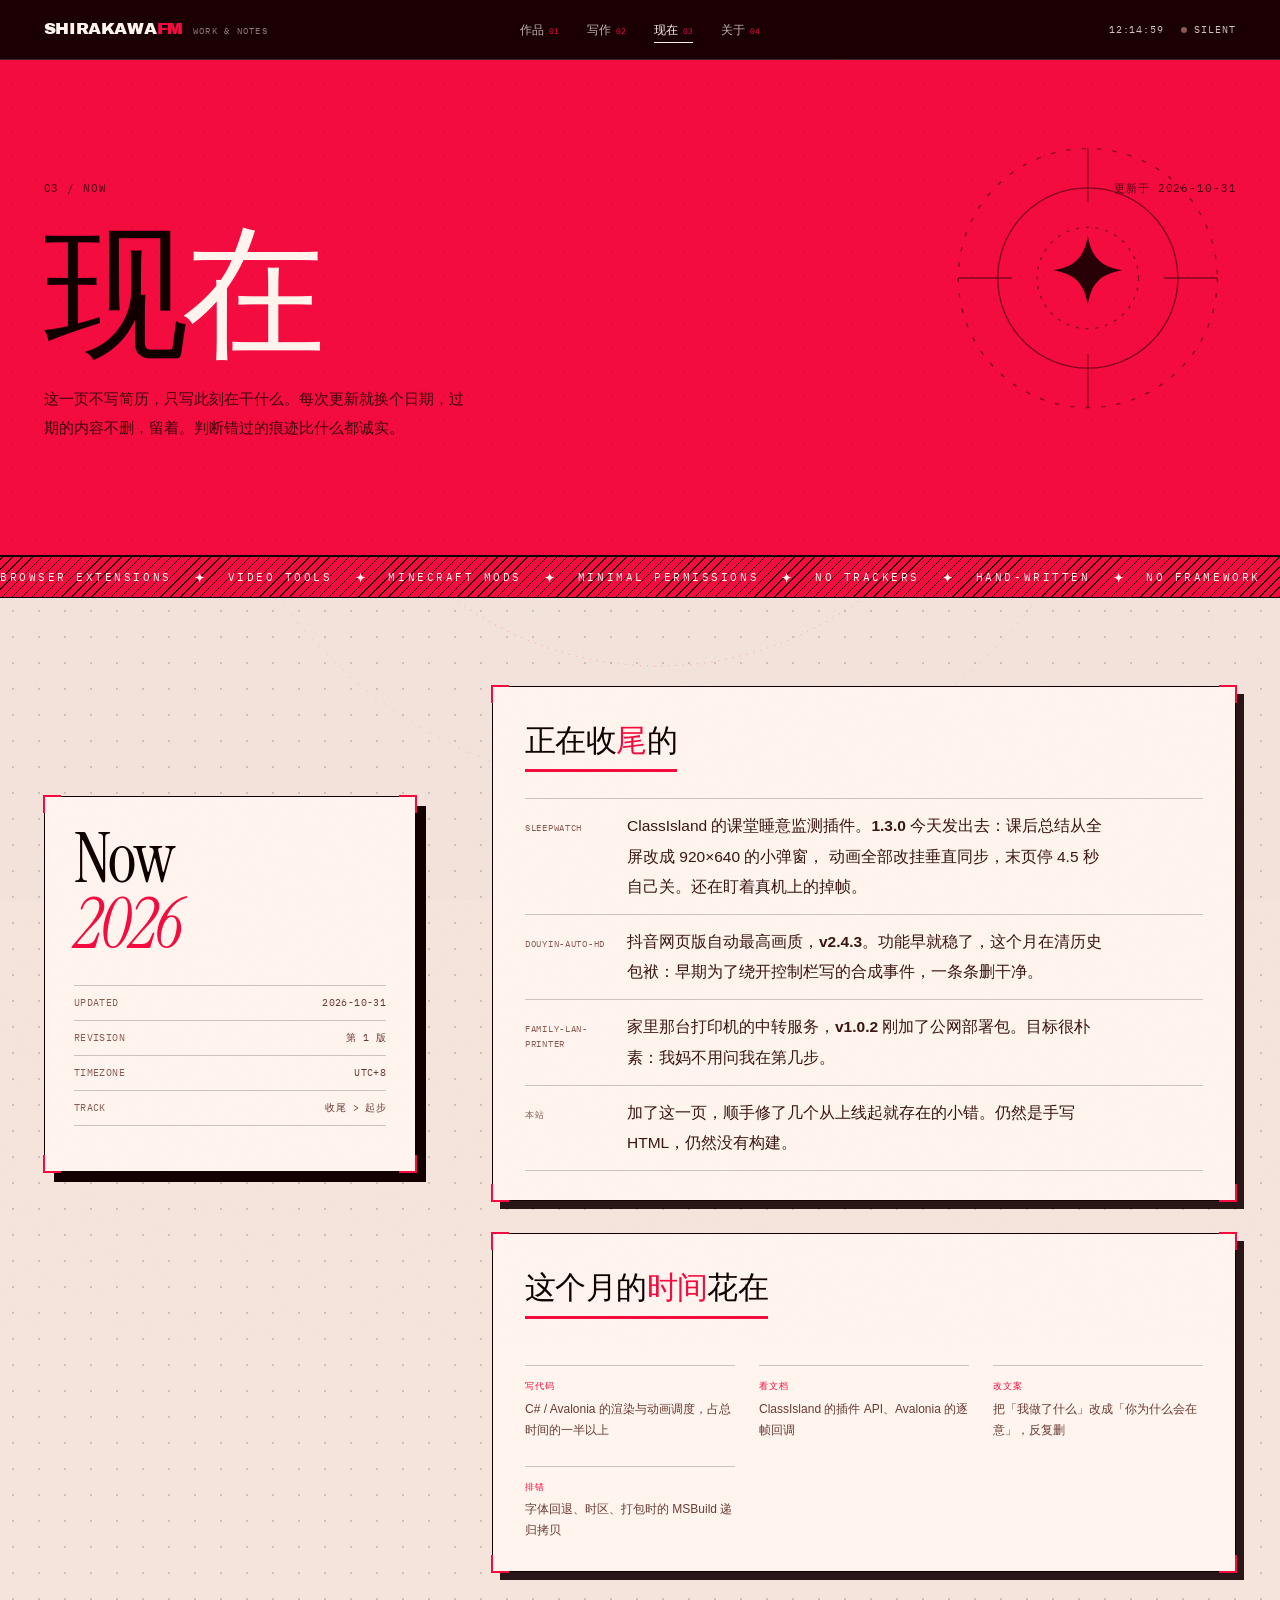
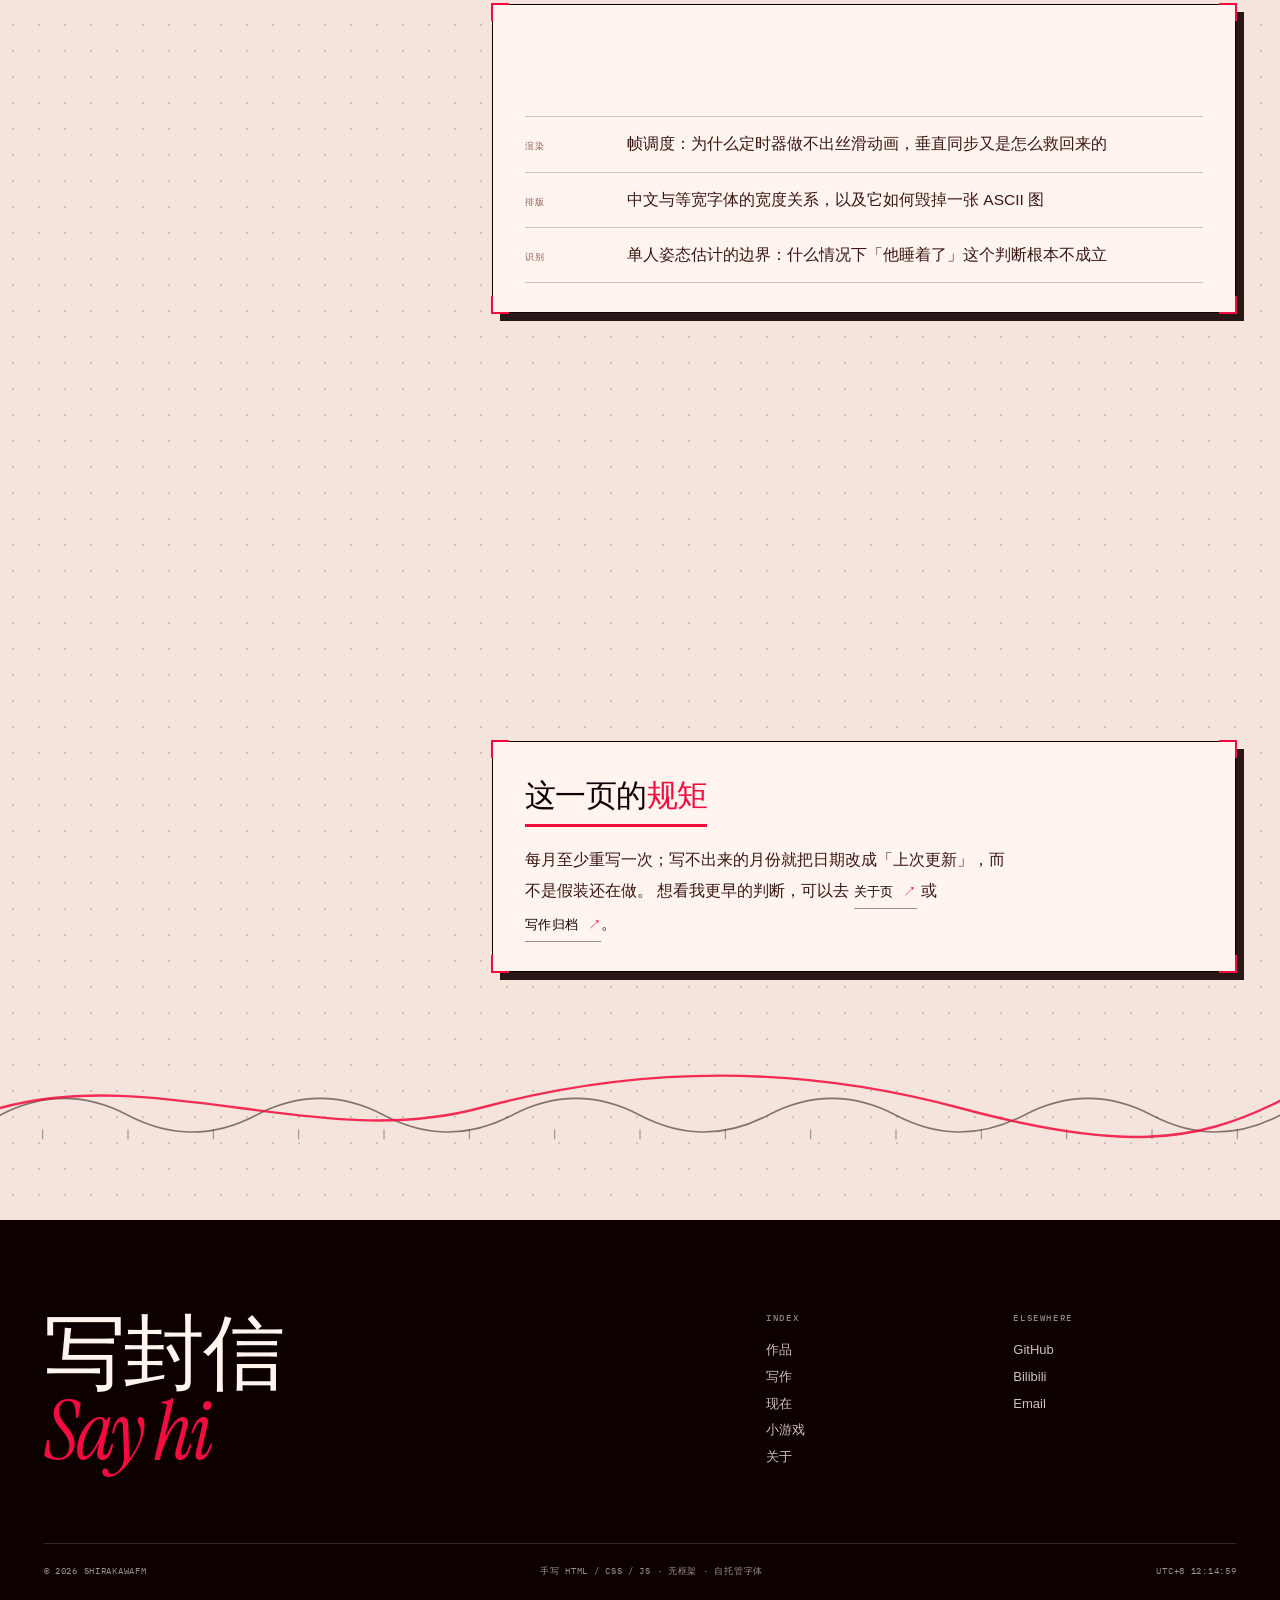
<file: now/index.html>
<!DOCTYPE html>
<html lang="zh-CN" data-page="sub">
<head>
<meta charset="utf-8">
<meta name="viewport" content="width=device-width, initial-scale=1">
<title>现在 · ShirakawaFM</title>
<meta name="description" content="ShirakawaFM 此刻在做的事：课堂睡意监测插件、抖音画质扩展、家庭内网打印，以及正在学和暂时不做的东西。">
<meta name="theme-color" content="#f40c3f">
<meta property="og:type" content="website">
<meta property="og:title" content="现在 · ShirakawaFM">
<meta property="og:description" content="此刻在做的事，以及暂时不做的事。">
<meta property="og:url" content="https://shirakawafm.github.io/now/">
<meta property="og:image" content="https://shirakawafm.github.io/assets/og.png">
<meta property="og:image:alt" content="现在页：这一阵子在动的东西">
<meta name="twitter:card" content="summary_large_image">
<link rel="icon" href="/assets/favicon.svg" type="image/svg+xml">
<link rel="canonical" href="https://shirakawafm.github.io/now/">
<link rel="preload" href="/assets/fonts/instrument-serif-400.woff2" as="font" type="font/woff2" crossorigin>
<link rel="preload" href="/assets/fonts/ibm-plex-mono-400.woff2" as="font" type="font/woff2" crossorigin>
<link rel="stylesheet" href="/assets/css/site.css">
<link rel="stylesheet" href="/assets/css/motion.css">
<script>
(function () {
  try {
    var saved = localStorage.getItem('fm-theme');
    if (saved) document.documentElement.dataset.theme = saved;
  } catch (e) {}
})();
</script>
</head>
<body>

<a class="skip-link" href="#main">跳到正文</a>
<div class="cursor" aria-hidden="true"></div>
<div class="cursor-dot" aria-hidden="true"></div>

<header class="site-header">
  <a class="brand" href="/" aria-label="ShirakawaFM 首页">
    <span class="brand__mark">Shirakawa<em>FM</em></span>
    <span class="brand__sub">Work & Notes</span>
  </a>
  <nav class="nav" aria-label="主导航">
    <a href="/#work">作品<sup>01</sup></a>
    <a href="/writing/">写作<sup>02</sup></a>
    <a href="/now/" aria-current="page">现在<sup>03</sup></a>
    <a href="/about/">关于<sup>04</sup></a>
  </nav>
  <div class="header-tools">
    <span class="clock" data-clock aria-label="北京时间">--:--:--</span>
    <button class="tool-btn" type="button" data-sound-toggle aria-pressed="false" aria-label="开启环境音">
      <span class="dot" aria-hidden="true"></span><span data-sound-label>SILENT</span>
    </button>
    <button class="theme-btn" type="button" data-theme-toggle aria-label="切换主题">◐</button>
    <button class="menu-btn" type="button" data-menu-toggle aria-expanded="false" aria-controls="menu">MENU</button>
  </div>
</header>

<div class="menu" id="menu" aria-hidden="true">
  <div></div>
  <nav class="menu__list" aria-label="移动导航">
    <a href="/#work" style="--i:0">作品<sup>01</sup></a>
    <a href="/writing/" style="--i:1">写作<sup>02</sup></a>
    <a href="/now/" style="--i:2">现在<sup>03</sup></a>
    <a href="/about/" style="--i:3">关于<sup>04</sup></a>
  </nav>
  <div class="menu__foot">
    <span>ShirakawaFM · 2026</span>
    <span>UTC+8</span>
  </div>
</div>

<main id="main">
  <header class="page-head">
    <div class="shell">
      <div class="page-head__top">
        <span class="mono">03 / Now</span>
        <span class="mono">更新于 2026-10-31</span>
      </div>
      <h1 class="page-title">现<em>在</em></h1>
      <p class="page-deck">
        这一页不写简历，只写此刻在干什么。每次更新就换个日期，过期的内容不删，留着。判断错过的痕迹比什么都诚实。
      </p>
    </div>
  </header>

  <div class="shell about-grid">
    <aside class="about-id" data-reveal>
      <p class="about-id__name">Now<br><em>2026</em></p>
      <dl>
        <div><dt>Updated</dt><dd>2026-10-31</dd></div>
        <div><dt>Revision</dt><dd>第 1 版</dd></div>
        <div><dt>Timezone</dt><dd>UTC+8</dd></div>
        <div><dt>Track</dt><dd>收尾 &gt; 起步</dd></div>
      </dl>
    </aside>

    <div class="about-body">
      <section data-reveal>
        <h2>正在收<em>尾</em>的</h2>
        <ul class="about-list">
          <li><span>SleepWatch</span><p>ClassIsland 的课堂睡意监测插件。<b>1.3.0</b> 今天发出去：课后总结从全屏改成 920×640 的小弹窗， 动画全部改挂垂直同步，末页停 4.5 秒自己关。还在盯着真机上的掉帧。</p></li>
          <li><span>douyin-auto-hd</span><p>抖音网页版自动最高画质，<b>v2.4.3</b>。功能早就稳了，这个月在清历史包袱：早期为了绕开控制栏写的合成事件，一条条删干净。</p></li>
          <li><span>family-lan-printer</span><p>家里那台打印机的中转服务，<b>v1.0.2</b> 刚加了公网部署包。目标很朴素：我妈不用问我在第几步。</p></li>
          <li><span>本站</span><p>加了这一页，顺手修了几个从上线起就存在的小错。仍然是手写 HTML，仍然没有构建。</p></li>
        </ul>
      </section>

      <section data-reveal>
        <h2>这个月的<em>时间</em>花在</h2>
        <div class="colophon">
          <div><b>写代码</b>C# / Avalonia 的渲染与动画调度，占总时间的一半以上</div>
          <div><b>看文档</b>ClassIsland 的插件 API、Avalonia 的逐帧回调</div>
          <div><b>改文案</b>把「我做了什么」改成「你为什么会在意」，反复删</div>
          <div><b>排错</b>字体回退、时区、打包时的 MSBuild 递归拷贝</div>
        </div>
      </section>

      <section data-reveal>
        <h2>正在<em>学</em></h2>
        <ul class="about-list">
          <li><span>渲染</span><p>帧调度：为什么定时器做不出丝滑动画，垂直同步又是怎么救回来的</p></li>
          <li><span>排版</span><p>中文与等宽字体的宽度关系，以及它如何毁掉一张 ASCII 图</p></li>
          <li><span>识别</span><p>单人姿态估计的边界：什么情况下「他睡着了」这个判断根本不成立</p></li>
        </ul>
      </section>

      <section data-reveal>
        <h2>暂时<em>不</em>做的</h2>
        <ul class="about-list">
          <li><span>排行榜</span><p>小游戏的成绩只写进你自己的浏览器，不做共享分数</p></li>
          <li><span>统计</span><p>本站没有埋点，没有 Cookie，也没有「访问量」这个数字</p></li>
          <li><span>框架</span><p>不引入构建步骤。写在文件里的东西，应该能直接打开看</p></li>
          <li><span>自动生成</span><p>这一页手写，不用脚本从 commit 里拼出来</p></li>
        </ul>
      </section>

      <section data-reveal>
        <h2>这一页的<em>规矩</em></h2>
        <p>
          每月至少重写一次；写不出来的月份就把日期改成「上次更新」，而不是假装还在做。
          想看我更早的判断，可以去
          <a class="link-line" href="/about/">关于页 <span class="arrow" aria-hidden="true">↗</span></a>
          或
          <a class="link-line" href="/writing/">写作归档 <span class="arrow" aria-hidden="true">↗</span></a>。
        </p>
      </section>
    </div>
  </div>
</main>

<footer class="site-footer">
  <div class="shell">
    <div class="footer__top">
      <a class="footer__big" href="mailto:shirakawafm@outlook.com" data-magnetic="8">写封信<br><em>Say hi</em></a>
      <div class="footer__cols">
        <div class="footer__col">
          <h3>Index</h3>
          <a href="/#work">作品</a>
          <a href="/writing/">写作</a>
          <a href="/now/">现在</a>
          <a href="/#game">小游戏</a>
          <a href="/about/">关于</a>
        </div>
        <div class="footer__col">
          <h3>Elsewhere</h3>
          <a href="https://github.com/ShirakawaFM">GitHub</a>
          <a href="https://space.bilibili.com/209300529">Bilibili</a>
          <a href="mailto:shirakawafm@outlook.com">Email</a>
        </div>
      </div>
    </div>
    <div class="footer__bottom">
      <span>© <span data-year>2026</span> ShirakawaFM</span>
      <span>手写 HTML / CSS / JS · 无框架 · 自托管字体</span>
      <span>UTC+8 <span data-clock>--:--:--</span></span>
    </div>
  </div>
</footer>

<script src="/assets/js/site.js" defer></script>
<script src="/assets/js/motion.js" defer></script>
</body>
</html>
</file>
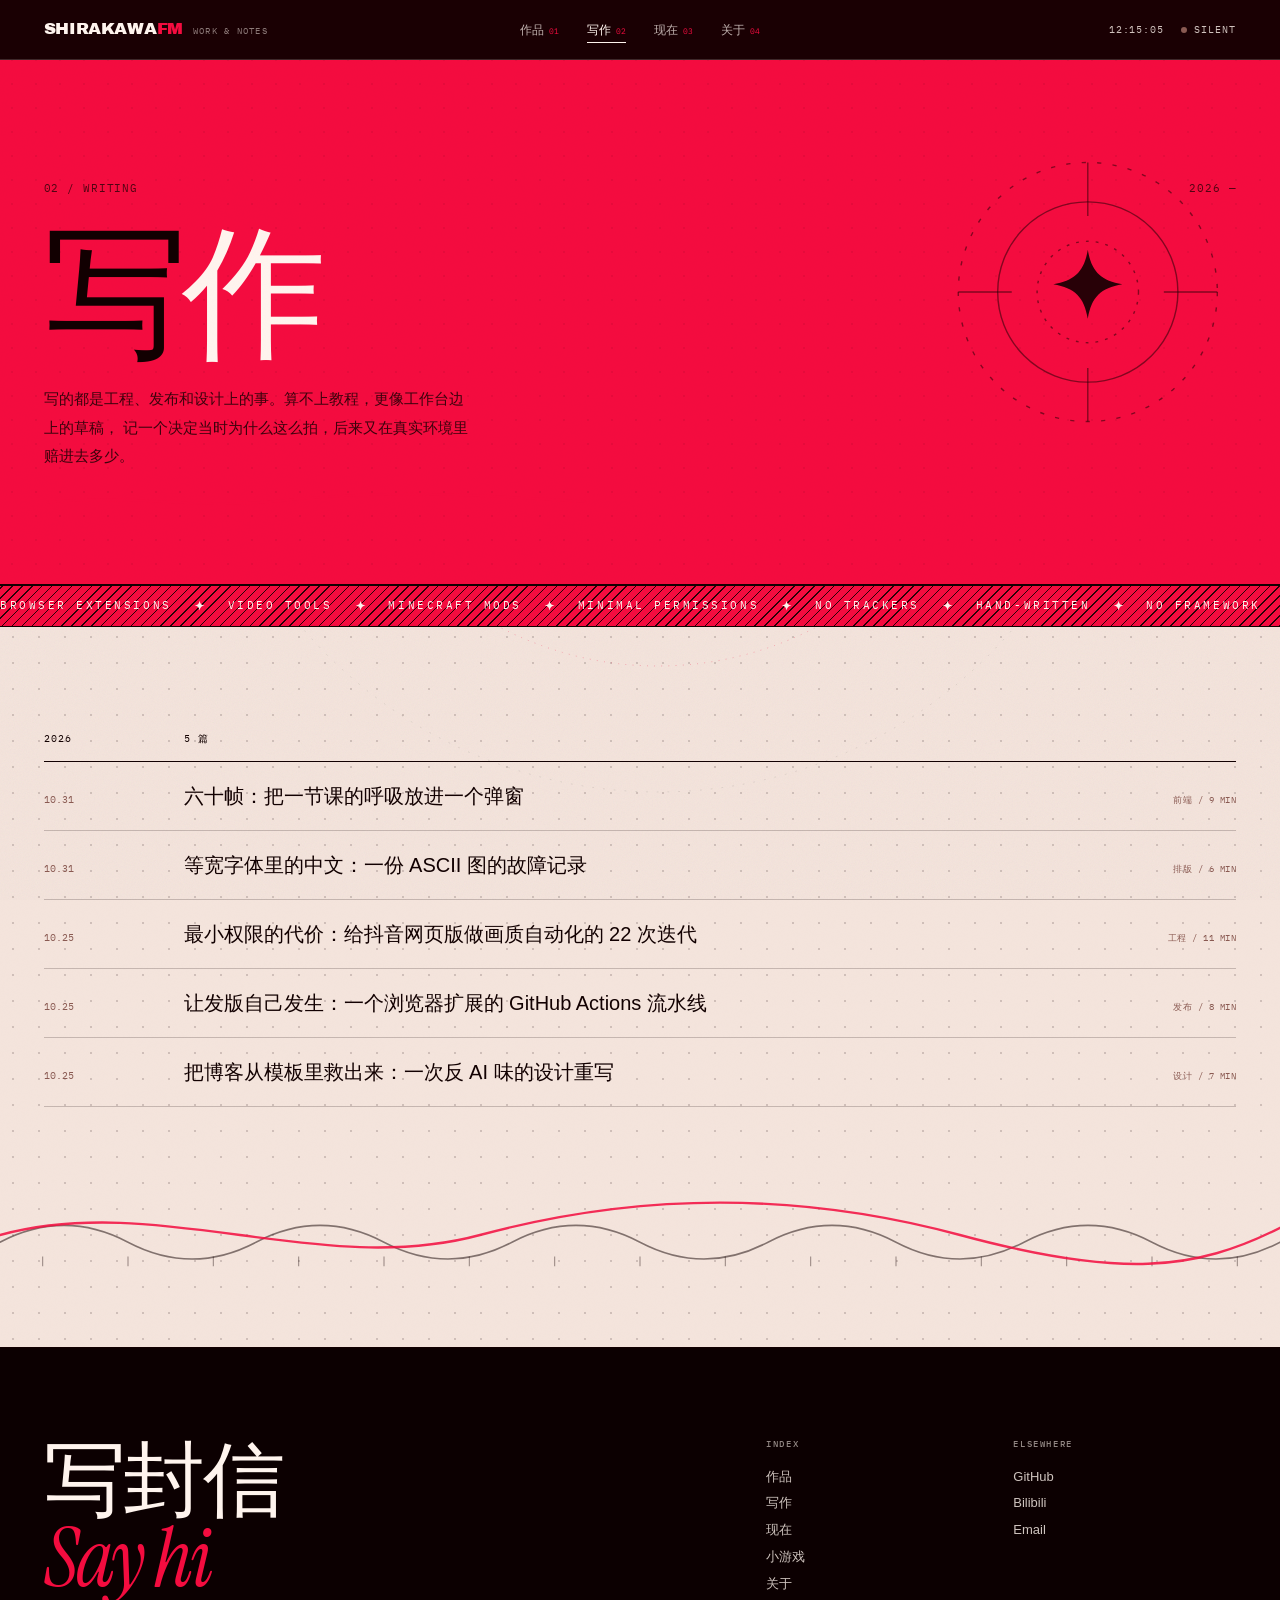
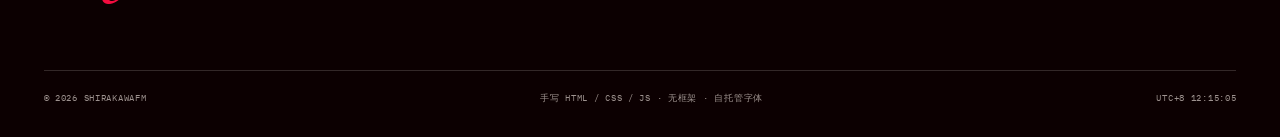
<file: writing/index.html>
<!DOCTYPE html>
<html lang="zh-CN" data-page="sub">
<head>
<meta charset="utf-8">
<meta name="viewport" content="width=device-width, initial-scale=1">
<title>写作 · ShirakawaFM</title>
<meta name="description" content="ShirakawaFM 的写作归档：浏览器扩展、发布流程、设计与工程笔记。">
<meta name="theme-color" content="#f40c3f">
<meta property="og:type" content="website">
<meta property="og:title" content="写作 · ShirakawaFM">
<meta property="og:description" content="关于工程、发布与设计的笔记。">
<meta property="og:url" content="https://shirakawafm.github.io/writing/">
<meta property="og:image" content="https://shirakawafm.github.io/assets/og.png">
<meta property="og:image:alt" content="写作页：五篇笔记排在纸上">
<meta name="twitter:card" content="summary_large_image">
<link rel="icon" href="/assets/favicon.svg" type="image/svg+xml">
<link rel="canonical" href="https://shirakawafm.github.io/writing/">
<link rel="preload" href="/assets/fonts/instrument-serif-400.woff2" as="font" type="font/woff2" crossorigin>
<link rel="preload" href="/assets/fonts/ibm-plex-mono-400.woff2" as="font" type="font/woff2" crossorigin>
<link rel="stylesheet" href="/assets/css/site.css">
<link rel="stylesheet" href="/assets/css/motion.css">
<script>
(function () {
  try {
    var saved = localStorage.getItem('fm-theme');
    if (saved) document.documentElement.dataset.theme = saved;
  } catch (e) {}
})();
</script>
</head>
<body>

<a class="skip-link" href="#main">跳到正文</a>
<div class="cursor" aria-hidden="true"></div>
<div class="cursor-dot" aria-hidden="true"></div>

<header class="site-header">
  <a class="brand" href="/" aria-label="ShirakawaFM 首页">
    <span class="brand__mark">Shirakawa<em>FM</em></span>
    <span class="brand__sub">Work & Notes</span>
  </a>
  <nav class="nav" aria-label="主导航">
    <a href="/#work">作品<sup>01</sup></a>
    <a href="/writing/" aria-current="page">写作<sup>02</sup></a>
    <a href="/now/">现在<sup>03</sup></a>
    <a href="/about/">关于<sup>04</sup></a>
  </nav>
  <div class="header-tools">
    <span class="clock" data-clock aria-label="北京时间">--:--:--</span>
    <button class="tool-btn" type="button" data-sound-toggle aria-pressed="false" aria-label="开启环境音">
      <span class="dot" aria-hidden="true"></span><span data-sound-label>SILENT</span>
    </button>
    <button class="theme-btn" type="button" data-theme-toggle aria-label="切换主题">◐</button>
    <button class="menu-btn" type="button" data-menu-toggle aria-expanded="false" aria-controls="menu">MENU</button>
  </div>
</header>

<div class="menu" id="menu" aria-hidden="true">
  <div></div>
  <nav class="menu__list" aria-label="移动导航">
    <a href="/#work" style="--i:0">作品<sup>01</sup></a>
    <a href="/writing/" style="--i:1">写作<sup>02</sup></a>
    <a href="/now/" style="--i:2">现在<sup>03</sup></a>
    <a href="/about/" style="--i:3">关于<sup>04</sup></a>
  </nav>
  <div class="menu__foot">
    <span>ShirakawaFM · 2026</span>
    <span>UTC+8</span>
  </div>
</div>

<main id="main">
  <header class="page-head">
    <div class="shell">
      <div class="page-head__top">
        <span class="mono">02 / Writing</span>
        <span class="mono">2026 —</span>
      </div>
      <h1 class="page-title">写<em>作</em></h1>
      <p class="page-deck">
        写的都是工程、发布和设计上的事。算不上教程，更像工作台边上的草稿，
        记一个决定当时为什么这么拍，后来又在真实环境里赔进去多少。
      </p>
    </div>
  </header>

  <div class="shell archive">
    <div class="archive__year">
      <span>2026</span>
      <span>5 篇</span>
    </div>

    <div class="archive__row" data-reveal>
      <time datetime="2026-10-31">10.31</time>
      <a href="/writing/sixty-frames.html">六十帧：把一节课的呼吸放进一个弹窗</a>
      <span>前端 / 9 min</span>
    </div>

    <div class="archive__row" data-reveal>
      <time datetime="2026-10-31">10.31</time>
      <a href="/writing/ascii-alignment.html">等宽字体里的中文：一份 ASCII 图的故障记录</a>
      <span>排版 / 6 min</span>
    </div>

    <div class="archive__row" data-reveal>
      <time datetime="2026-10-25">10.25</time>
      <a href="/writing/minimal-permissions.html">最小权限的代价：给抖音网页版做画质自动化的 22 次迭代</a>
      <span>工程 / 11 min</span>
    </div>

    <div class="archive__row" data-reveal>
      <time datetime="2026-10-25">10.25</time>
      <a href="/writing/release-pipeline.html">让发版自己发生：一个浏览器扩展的 GitHub Actions 流水线</a>
      <span>发布 / 8 min</span>
    </div>

    <div class="archive__row" data-reveal>
      <time datetime="2026-10-25">10.25</time>
      <a href="/writing/escape-the-template.html">把博客从模板里救出来：一次反 AI 味的设计重写</a>
      <span>设计 / 7 min</span>
    </div>
  </div>
</main>

<footer class="site-footer">
  <div class="shell">
    <div class="footer__top">
      <a class="footer__big" href="mailto:shirakawafm@outlook.com" data-magnetic="8">写封信<br><em>Say hi</em></a>
      <div class="footer__cols">
        <div class="footer__col">
          <h3>Index</h3>
          <a href="/#work">作品</a>
          <a href="/writing/">写作</a>
          <a href="/now/">现在</a>
          <a href="/#game">小游戏</a>
          <a href="/about/">关于</a>
        </div>
        <div class="footer__col">
          <h3>Elsewhere</h3>
          <a href="https://github.com/ShirakawaFM">GitHub</a>
          <a href="https://space.bilibili.com/209300529">Bilibili</a>
          <a href="mailto:shirakawafm@outlook.com">Email</a>
        </div>
      </div>
    </div>
    <div class="footer__bottom">
      <span>© <span data-year>2026</span> ShirakawaFM</span>
      <span>手写 HTML / CSS / JS · 无框架 · 自托管字体</span>
      <span>UTC+8 <span data-clock>--:--:--</span></span>
    </div>
  </div>
</footer>

<script src="/assets/js/site.js" defer></script>
<script src="/assets/js/motion.js" defer></script>
</body>
</html>
</file>
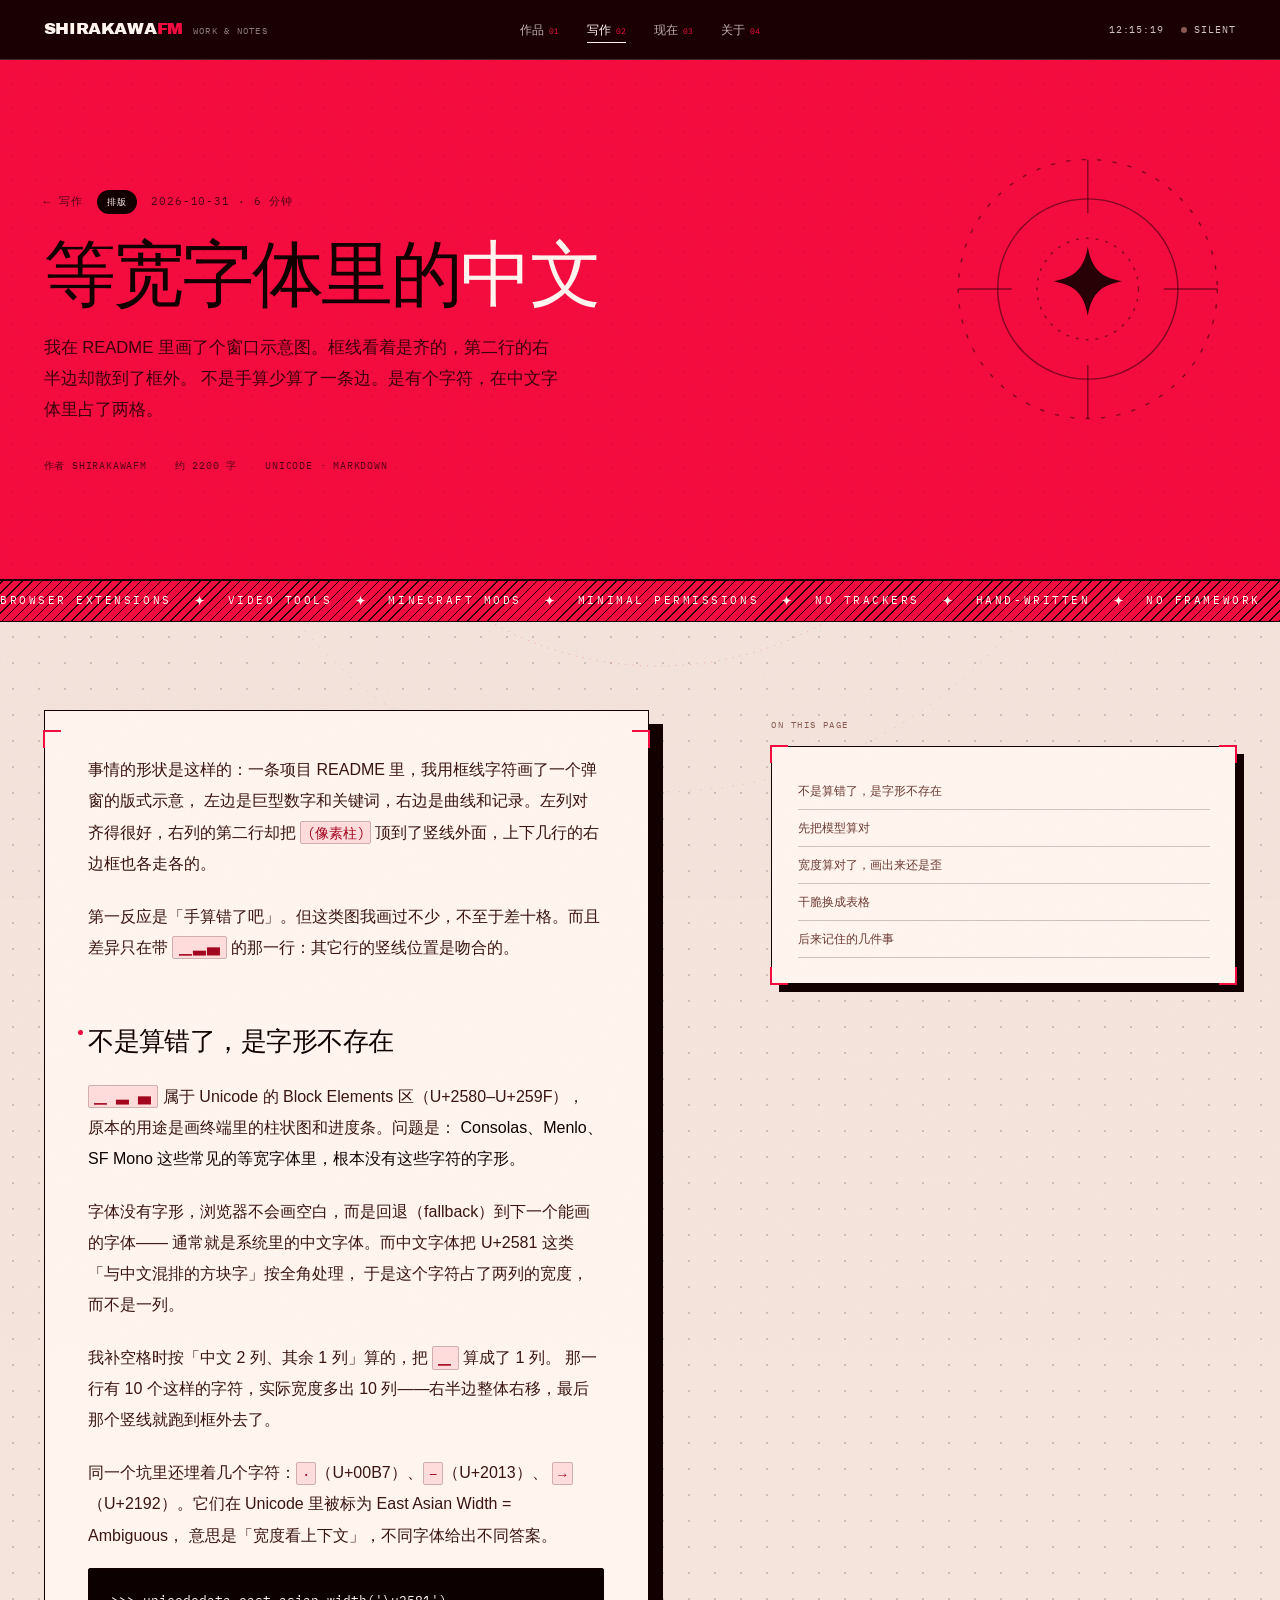
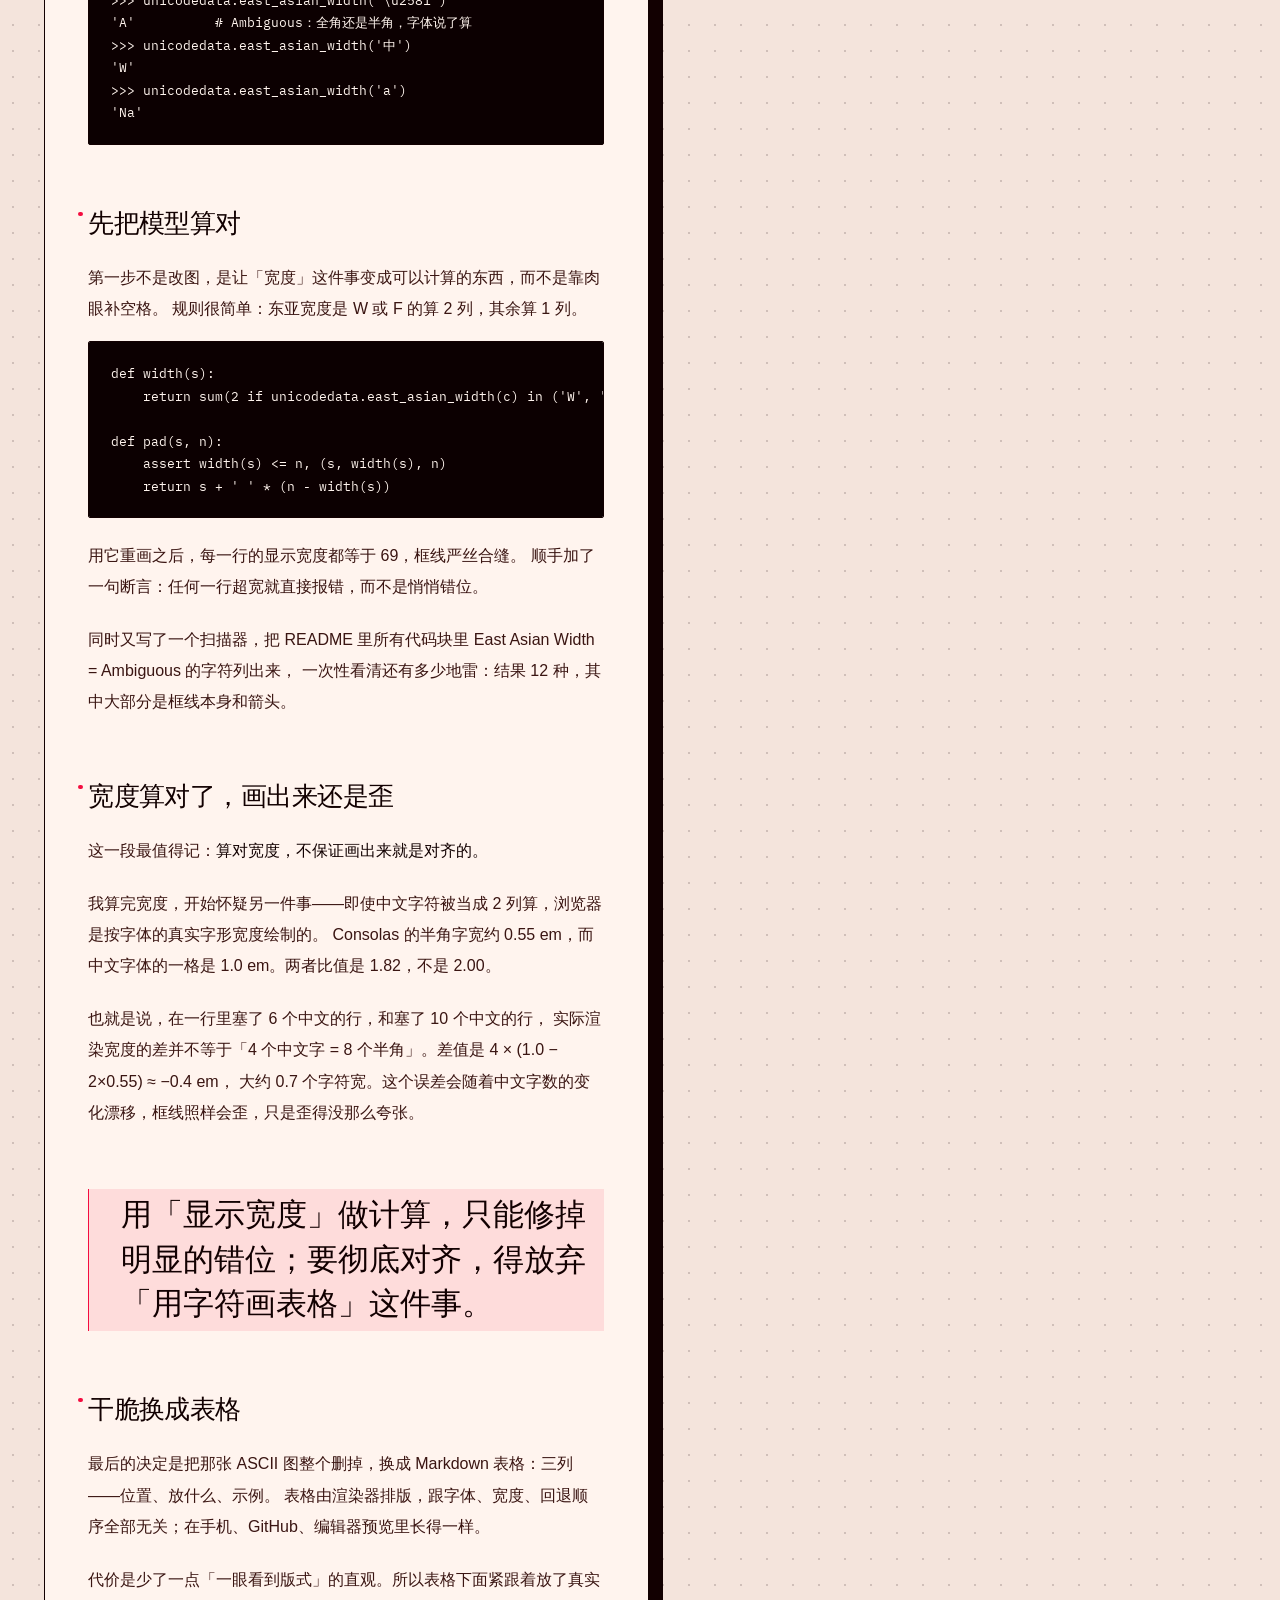
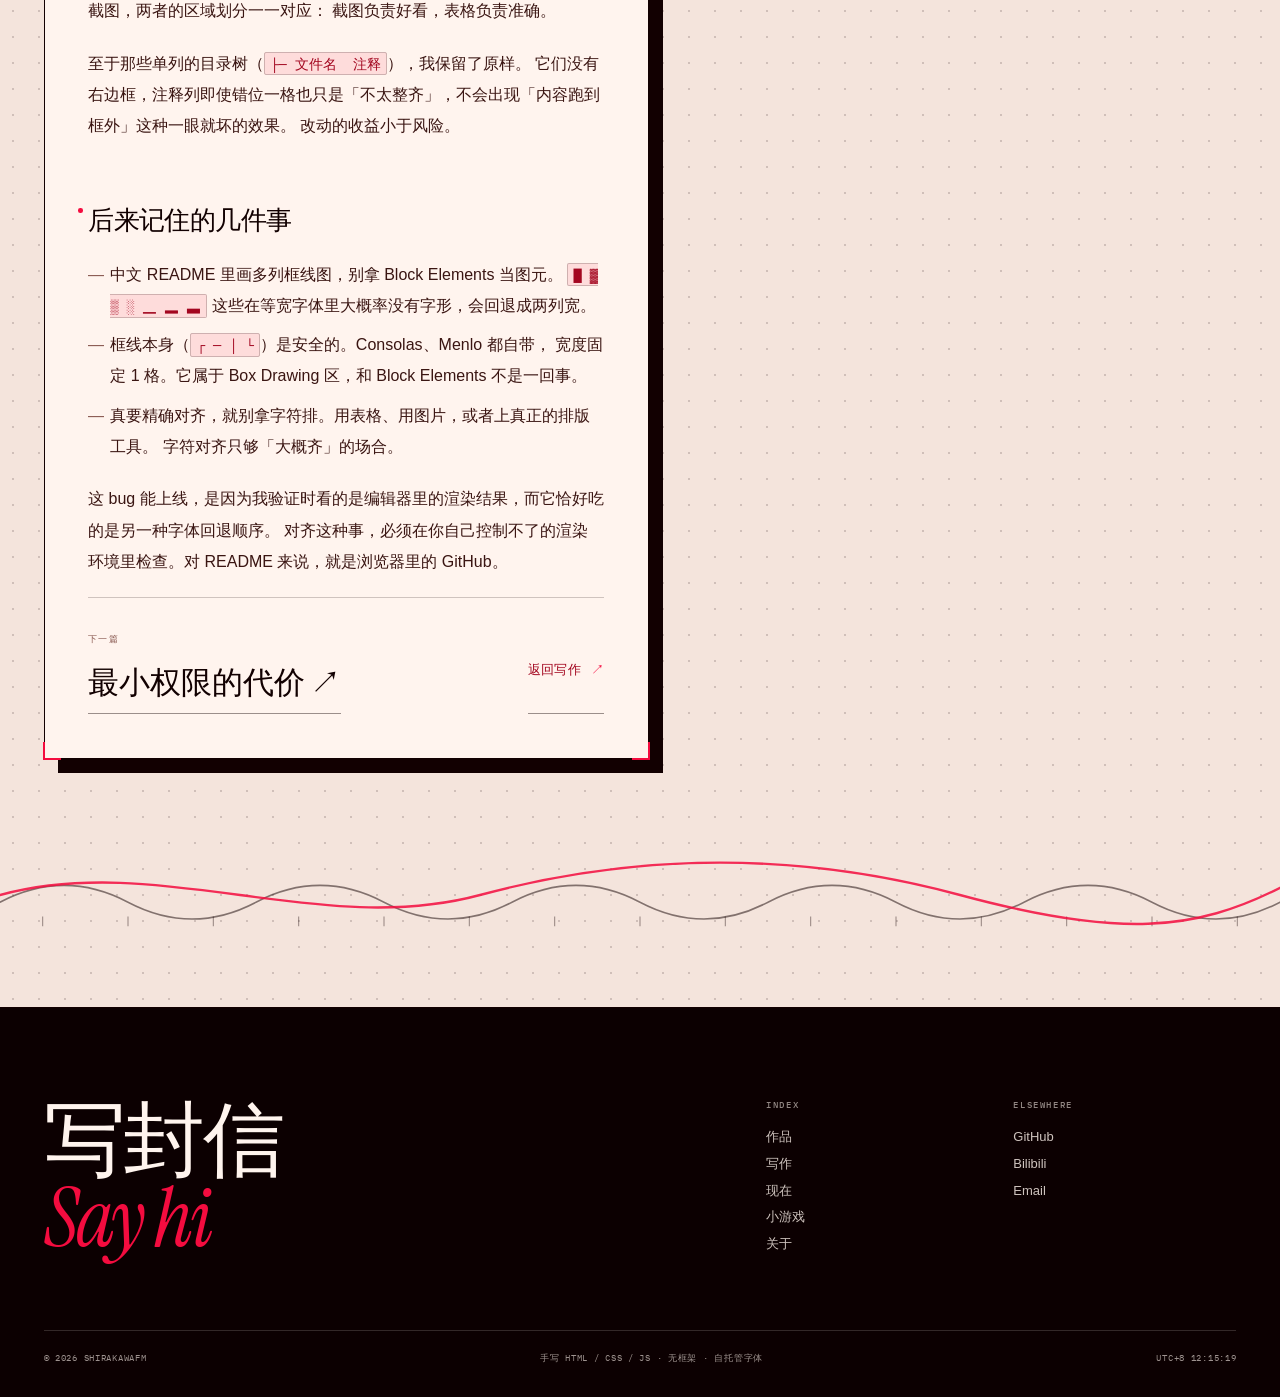
<file: writing/ascii-alignment.html>
<!DOCTYPE html>
<html lang="zh-CN" data-page="sub">
<head>
<meta charset="utf-8">
<meta name="viewport" content="width=device-width, initial-scale=1">
<title>等宽字体里的中文 · ShirakawaFM</title>
<meta name="description" content="一份 README 里的 ASCII 示意图为什么会散架：块状字符在等宽字体里没有字形，回退成两列宽。">
<meta name="theme-color" content="#f40c3f">
<meta property="og:type" content="article">
<meta property="og:title" content="等宽字体里的中文：一份 ASCII 图的故障记录">
<meta property="og:description" content="框线是对的，字形却不是。一次由 Unicode 宽度引发的事故。">
<meta property="og:url" content="https://shirakawafm.github.io/writing/ascii-alignment.html">
<meta property="og:image" content="https://shirakawafm.github.io/assets/og.png">
<meta property="og:image:alt" content="等宽字体里的中文：一份 ASCII 图的故障记录 · 题图">
<meta name="twitter:card" content="summary_large_image">
<script type="application/ld+json">
{
  "@context": "https://schema.org",
  "@type": "BlogPosting",
  "headline": "等宽字体里的中文：一份 ASCII 图的故障记录",
  "description": "一份 README 里的 ASCII 示意图为什么会散架：块状字符在等宽字体里没有字形，回退成两列宽。",
  "url": "https://shirakawafm.github.io/writing/ascii-alignment.html",
  "mainEntityOfPage": "https://shirakawafm.github.io/writing/ascii-alignment.html",
  "datePublished": "2026-10-31",
  "dateModified": "2026-10-31",
  "inLanguage": "zh-CN",
  "image": "https://shirakawafm.github.io/assets/og.png",
  "author": {
    "@type": "Person",
    "name": "ShirakawaFM",
    "url": "https://shirakawafm.github.io/about/"
  }
}
</script>
<link rel="icon" href="/assets/favicon.svg" type="image/svg+xml">
<link rel="canonical" href="https://shirakawafm.github.io/writing/ascii-alignment.html">
<link rel="preload" href="/assets/fonts/instrument-serif-400.woff2" as="font" type="font/woff2" crossorigin>
<link rel="preload" href="/assets/fonts/ibm-plex-mono-400.woff2" as="font" type="font/woff2" crossorigin>
<link rel="stylesheet" href="/assets/css/site.css">
<link rel="stylesheet" href="/assets/css/motion.css">
<script>
(function () {
  try {
    var saved = localStorage.getItem('fm-theme');
    if (saved) document.documentElement.dataset.theme = saved;
  } catch (e) {}
})();
</script>
</head>
<body>

<a class="skip-link" href="#main">跳到正文</a>
<div class="cursor" aria-hidden="true"></div>
<div class="cursor-dot" aria-hidden="true"></div>
<div class="progress" aria-hidden="true"></div>

<header class="site-header">
  <a class="brand" href="/" aria-label="ShirakawaFM 首页">
    <span class="brand__mark">Shirakawa<em>FM</em></span>
    <span class="brand__sub">Work & Notes</span>
  </a>
  <nav class="nav" aria-label="主导航">
    <a href="/#work">作品<sup>01</sup></a>
    <a href="/writing/" aria-current="page">写作<sup>02</sup></a>
    <a href="/now/">现在<sup>03</sup></a>
    <a href="/about/">关于<sup>04</sup></a>
  </nav>
  <div class="header-tools">
    <span class="clock" data-clock aria-label="北京时间">--:--:--</span>
    <button class="tool-btn" type="button" data-sound-toggle aria-pressed="false" aria-label="开启环境音">
      <span class="dot" aria-hidden="true"></span><span data-sound-label>SILENT</span>
    </button>
    <button class="theme-btn" type="button" data-theme-toggle aria-label="切换主题">◐</button>
    <button class="menu-btn" type="button" data-menu-toggle aria-expanded="false" aria-controls="menu">MENU</button>
  </div>
</header>

<div class="menu" id="menu" aria-hidden="true">
  <div></div>
  <nav class="menu__list" aria-label="移动导航">
    <a href="/#work" style="--i:0">作品<sup>01</sup></a>
    <a href="/writing/" style="--i:1">写作<sup>02</sup></a>
    <a href="/now/" style="--i:2">现在<sup>03</sup></a>
    <a href="/about/" style="--i:3">关于<sup>04</sup></a>
  </nav>
  <div class="menu__foot">
    <span>ShirakawaFM · 2026</span>
    <span>UTC+8</span>
  </div>
</div>

<main id="main">
  <header class="article-hero">
    <div class="shell">
      <div class="article-hero__kicker">
        <a class="mono" href="/writing/">← 写作</a>
        <span class="tag">排版</span>
        <span class="mono">2026-10-31 · 6 分钟</span>
      </div>
      <h1 class="article-title">等宽字体里的<em>中文</em></h1>
      <p class="article-deck">
        我在 README 里画了个窗口示意图。框线看着是齐的，第二行的右半边却散到了框外。
        不是手算少算了一条边。是有个字符，在中文字体里占了两格。
      </p>
      <div class="article-meta">
        <span>作者 ShirakawaFM</span>
        <span>约 2200 字</span>
        <span>Unicode · Markdown</span>
      </div>
    </div>
  </header>

  <div class="shell article-layout">
    <article class="prose">
      <p>
        事情的形状是这样的：一条项目 README 里，我用框线字符画了一个弹窗的版式示意，
        左边是巨型数字和关键词，右边是曲线和记录。左列对齐得很好，右列的第二行却把
        <code>(像素柱)</code> 顶到了竖线外面，上下几行的右边框也各走各的。
      </p>
      <p>
        第一反应是「手算错了吧」。但这类图我画过不少，不至于差十格。而且差异只在带
        <code>▁▃▅</code> 的那一行：其它行的竖线位置是吻合的。
      </p>

      <h2 id="s1">不是算错了，是字形不存在</h2>
      <p>
        <code>▁ ▃ ▅</code> 属于 Unicode 的 Block Elements 区（U+2580–U+259F），
        原本的用途是画终端里的柱状图和进度条。问题是：
        <strong>Consolas、Menlo、SF Mono 这些常见的等宽字体里，根本没有这些字符的字形。</strong>
      </p>
      <p>
        字体没有字形，浏览器不会画空白，而是回退（fallback）到下一个能画的字体——
        通常就是系统里的中文字体。而中文字体把 U+2581 这类「与中文混排的方块字」按全角处理，
        于是这个字符占了两列的宽度，而不是一列。
      </p>
      <p>
        我补空格时按「中文 2 列、其余 1 列」算的，把 <code>▁</code> 算成了 1 列。
        那一行有 10 个这样的字符，实际宽度多出 10 列——右半边整体右移，最后那个竖线就跑到框外去了。
      </p>
      <p>
        同一个坑里还埋着几个字符：<code>·</code>（U+00B7）、<code>–</code>（U+2013）、
        <code>→</code>（U+2192）。它们在 Unicode 里被标为 East Asian Width = Ambiguous，
        意思是「宽度看上下文」，不同字体给出不同答案。
      </p>
      <pre><code>&gt;&gt;&gt; unicodedata.east_asian_width('\u2581')
'A'          # Ambiguous：全角还是半角，字体说了算
&gt;&gt;&gt; unicodedata.east_asian_width('中')
'W'
&gt;&gt;&gt; unicodedata.east_asian_width('a')
'Na'</code></pre>

      <h2 id="s2">先把模型算对</h2>
      <p>
        第一步不是改图，是让「宽度」这件事变成可以计算的东西，而不是靠肉眼补空格。
        规则很简单：东亚宽度是 W 或 F 的算 2 列，其余算 1 列。
      </p>
      <pre><code>def width(s):
    return sum(2 if unicodedata.east_asian_width(c) in ('W', 'F') else 1 for c in s)

def pad(s, n):
    assert width(s) &lt;= n, (s, width(s), n)
    return s + ' ' * (n - width(s))</code></pre>
      <p>
        用它重画之后，每一行的显示宽度都等于 69，框线严丝合缝。
        顺手加了一句断言：任何一行超宽就直接报错，而不是悄悄错位。
      </p>
      <p>
        同时又写了一个扫描器，把 README 里所有代码块里 East Asian Width = Ambiguous 的字符列出来，
        一次性看清还有多少地雷：结果 12 种，其中大部分是框线本身和箭头。
      </p>

      <h2 id="s3">宽度算对了，画出来还是歪</h2>
      <p>
        这一段最值得记：<strong>算对宽度，不保证画出来就是对齐的。</strong>
      </p>
      <p>
        我算完宽度，开始怀疑另一件事——即使中文字符被当成 2 列算，浏览器是按字体的真实字形宽度绘制的。
        Consolas 的半角字宽约 0.55 em，而中文字体的一格是 1.0 em。两者比值是 1.82，不是 2.00。
      </p>
      <p>
        也就是说，在一行里塞了 6 个中文的行，和塞了 10 个中文的行，
        实际渲染宽度的差并不等于「4 个中文字 = 8 个半角」。差值是 4 × (1.0 − 2×0.55) ≈ −0.4 em，
        大约 0.7 个字符宽。这个误差会随着中文字数的变化漂移，框线照样会歪，只是歪得没那么夸张。
      </p>
      <blockquote>
        <p>用「显示宽度」做计算，只能修掉明显的错位；要彻底对齐，得放弃「用字符画表格」这件事。</p>
      </blockquote>

      <h2 id="s4">干脆换成表格</h2>
      <p>
        最后的决定是把那张 ASCII 图整个删掉，换成 Markdown 表格：三列——位置、放什么、示例。
        表格由渲染器排版，跟字体、宽度、回退顺序全部无关；在手机、GitHub、编辑器预览里长得一样。
      </p>
      <p>
        代价是少了一点「一眼看到版式」的直观。所以表格下面紧跟着放了真实截图，两者的区域划分一一对应：
        截图负责好看，表格负责准确。
      </p>
      <p>
        至于那些单列的目录树（<code>├─ 文件名 &nbsp;注释</code>），我保留了原样。
        它们没有右边框，注释列即使错位一格也只是「不太整齐」，不会出现「内容跑到框外」这种一眼就坏的效果。
        改动的收益小于风险。
      </p>

      <h2 id="s5">后来记住的几件事</h2>
      <ul>
        <li>
          中文 README 里画多列框线图，别拿 Block Elements 当图元。
          <code>█ ▓ ▒ ░ ▁ ▂ ▃</code> 这些在等宽字体里大概率没有字形，会回退成两列宽。
        </li>
        <li>
          框线本身（<code>┌ ─ │ └</code>）是安全的。Consolas、Menlo 都自带，
          宽度固定 1 格。它属于 Box Drawing 区，和 Block Elements 不是一回事。
        </li>
        <li>
          真要精确对齐，就别拿字符排。用表格、用图片，或者上真正的排版工具。
          字符对齐只够「大概齐」的场合。
        </li>
      </ul>
      <p>
        这 bug 能上线，是因为我验证时看的是编辑器里的渲染结果，而它恰好吃的是另一种字体回退顺序。
        对齐这种事，必须在你自己控制不了的渲染环境里检查。对 README 来说，就是浏览器里的 GitHub。
      </p>

      <div class="article-foot">
        <a class="article-foot__next" href="/writing/minimal-permissions.html">
          <span>下一篇</span>
          <strong>最小权限的代价 ↗</strong>
        </a>
        <a class="link-line" href="/writing/">返回写作 <span class="arrow" aria-hidden="true">↗</span></a>
      </div>
    </article>

    <aside class="article-aside">
      <h2>On this page</h2>
      <nav class="toc" aria-label="文章目录">
        <a href="#s1">不是算错了，是字形不存在</a>
        <a href="#s2">先把模型算对</a>
        <a href="#s3">宽度算对了，画出来还是歪</a>
        <a href="#s4">干脆换成表格</a>
        <a href="#s5">后来记住的几件事</a>
      </nav>
    </aside>
  </div>
</main>

<footer class="site-footer">
  <div class="shell">
    <div class="footer__top">
      <a class="footer__big" href="mailto:shirakawafm@outlook.com" data-magnetic="8">写封信<br><em>Say hi</em></a>
      <div class="footer__cols">
        <div class="footer__col">
          <h3>Index</h3>
          <a href="/#work">作品</a>
          <a href="/writing/">写作</a>
          <a href="/now/">现在</a>
          <a href="/#game">小游戏</a>
          <a href="/about/">关于</a>
        </div>
        <div class="footer__col">
          <h3>Elsewhere</h3>
          <a href="https://github.com/ShirakawaFM">GitHub</a>
          <a href="https://space.bilibili.com/209300529">Bilibili</a>
          <a href="mailto:shirakawafm@outlook.com">Email</a>
        </div>
      </div>
    </div>
    <div class="footer__bottom">
      <span>© <span data-year>2026</span> ShirakawaFM</span>
      <span>手写 HTML / CSS / JS · 无框架 · 自托管字体</span>
      <span>UTC+8 <span data-clock>--:--:--</span></span>
    </div>
  </div>
</footer>

<script src="/assets/js/site.js" defer></script>
<script src="/assets/js/motion.js" defer></script>
</body>
</html>
</file>
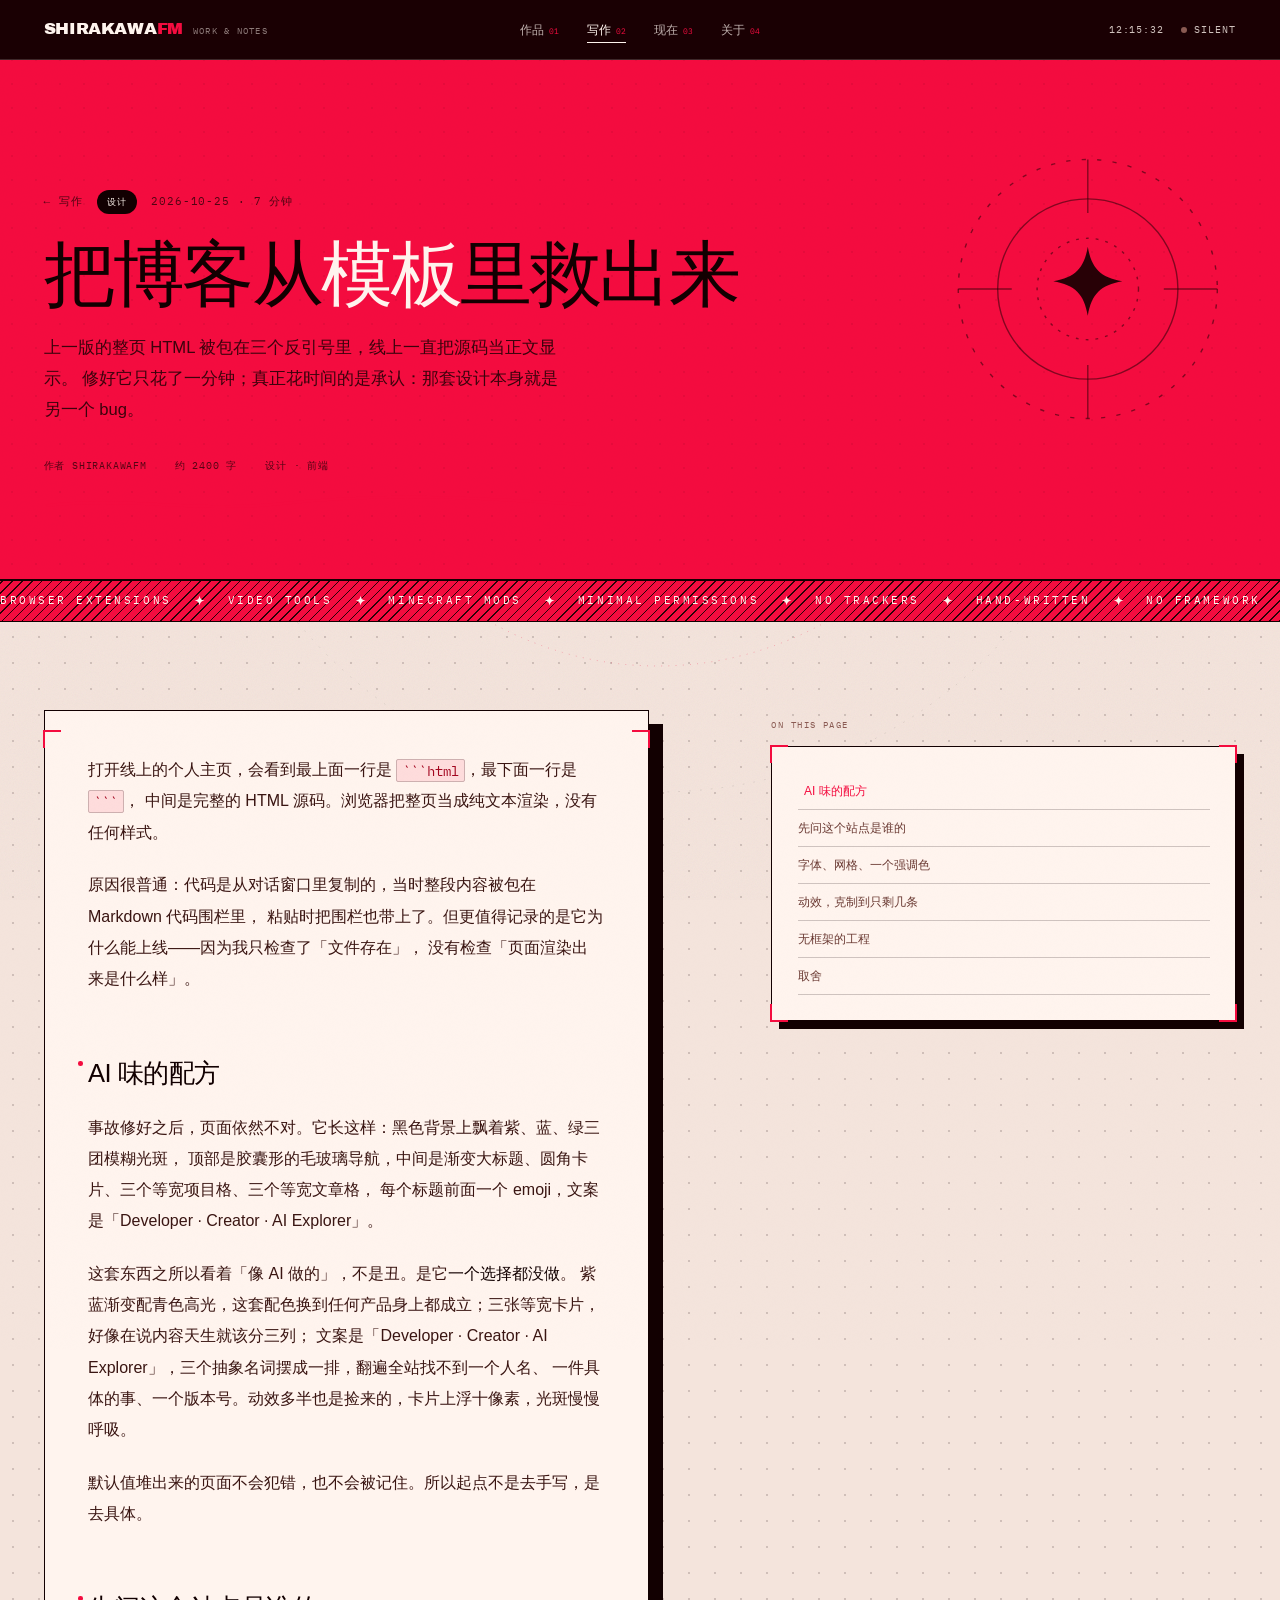
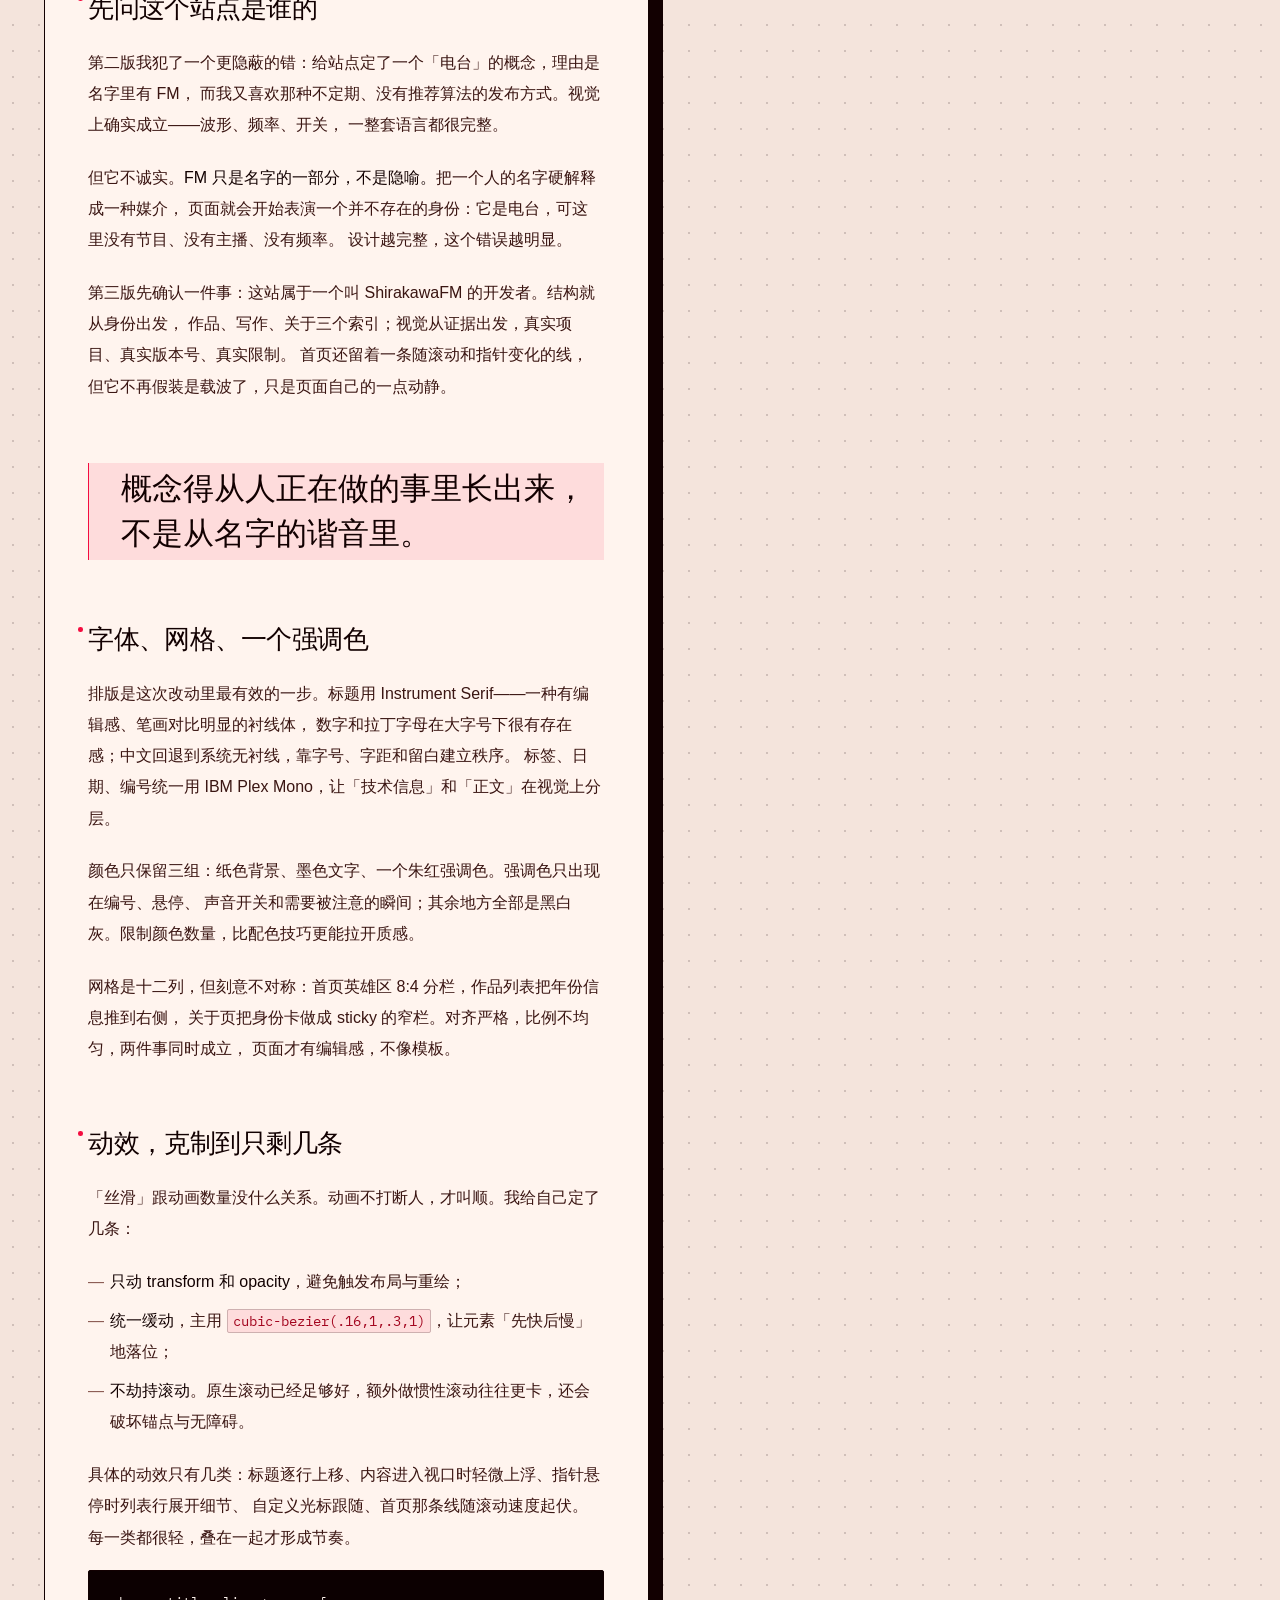
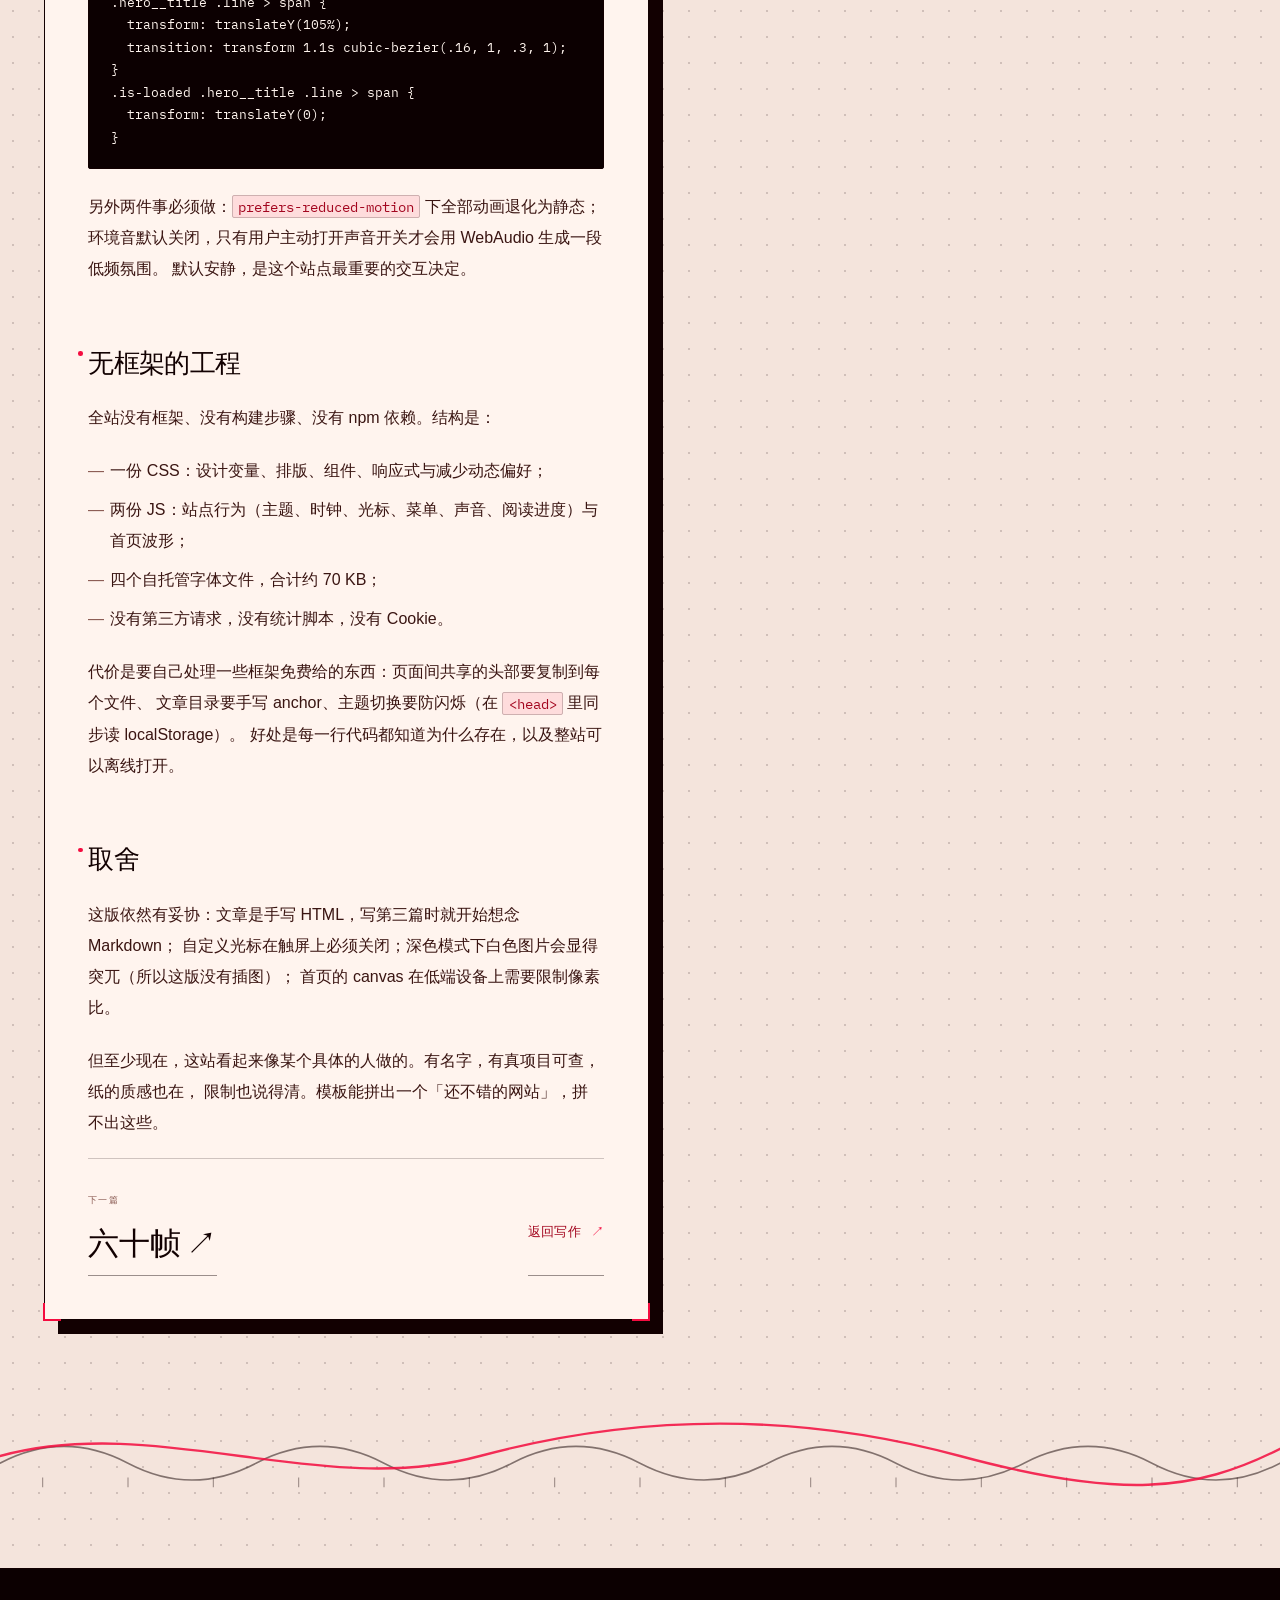
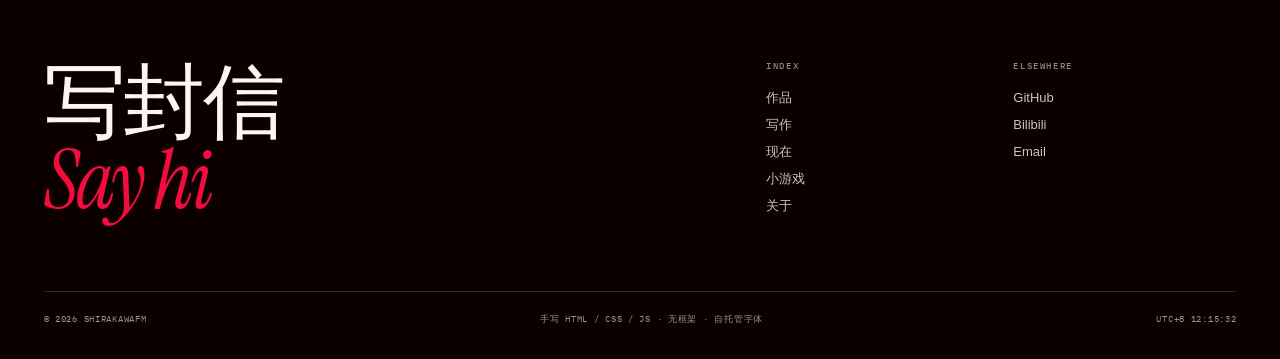
<file: writing/escape-the-template.html>
<!DOCTYPE html>
<html lang="zh-CN" data-page="sub">
<head>
<meta charset="utf-8">
<meta name="viewport" content="width=device-width, initial-scale=1">
<title>把博客从模板里救出来 · ShirakawaFM</title>
<meta name="description" content="一次反 AI 味的设计重写：从概念、字体、网格到动效原则，以及为什么先删掉那些渐变。">
<meta name="theme-color" content="#f40c3f">
<meta property="og:type" content="article">
<meta property="og:title" content="把博客从模板里救出来：一次反 AI 味的设计重写">
<meta property="og:description" content="从概念、字体、网格到动效原则，以及为什么先删掉那些渐变。">
<meta property="og:url" content="https://shirakawafm.github.io/writing/escape-the-template.html">
<meta property="og:image" content="https://shirakawafm.github.io/assets/og.png">
<meta property="og:image:alt" content="把博客从模板里救出来：一次反 AI 味的设计重写 · 题图">
<meta name="twitter:card" content="summary_large_image">
<script type="application/ld+json">
{
  "@context": "https://schema.org",
  "@type": "BlogPosting",
  "headline": "把博客从模板里救出来：一次反 AI 味的设计重写",
  "description": "一次反 AI 味的设计重写：从概念、字体、网格到动效原则，以及为什么先删掉那些渐变。",
  "url": "https://shirakawafm.github.io/writing/escape-the-template.html",
  "mainEntityOfPage": "https://shirakawafm.github.io/writing/escape-the-template.html",
  "datePublished": "2026-10-25",
  "dateModified": "2026-10-25",
  "inLanguage": "zh-CN",
  "image": "https://shirakawafm.github.io/assets/og.png",
  "author": {
    "@type": "Person",
    "name": "ShirakawaFM",
    "url": "https://shirakawafm.github.io/about/"
  }
}
</script>
<link rel="icon" href="/assets/favicon.svg" type="image/svg+xml">
<link rel="canonical" href="https://shirakawafm.github.io/writing/escape-the-template.html">
<link rel="preload" href="/assets/fonts/instrument-serif-400.woff2" as="font" type="font/woff2" crossorigin>
<link rel="preload" href="/assets/fonts/ibm-plex-mono-400.woff2" as="font" type="font/woff2" crossorigin>
<link rel="stylesheet" href="/assets/css/site.css">
<link rel="stylesheet" href="/assets/css/motion.css">
<script>
(function () {
  try {
    var saved = localStorage.getItem('fm-theme');
    if (saved) document.documentElement.dataset.theme = saved;
  } catch (e) {}
})();
</script>
</head>
<body>

<a class="skip-link" href="#main">跳到正文</a>
<div class="cursor" aria-hidden="true"></div>
<div class="cursor-dot" aria-hidden="true"></div>
<div class="progress" aria-hidden="true"></div>

<header class="site-header">
  <a class="brand" href="/" aria-label="ShirakawaFM 首页">
    <span class="brand__mark">Shirakawa<em>FM</em></span>
    <span class="brand__sub">Work & Notes</span>
  </a>
  <nav class="nav" aria-label="主导航">
    <a href="/#work">作品<sup>01</sup></a>
    <a href="/writing/" aria-current="page">写作<sup>02</sup></a>
    <a href="/now/">现在<sup>03</sup></a>
    <a href="/about/">关于<sup>04</sup></a>
  </nav>
  <div class="header-tools">
    <span class="clock" data-clock aria-label="北京时间">--:--:--</span>
    <button class="tool-btn" type="button" data-sound-toggle aria-pressed="false" aria-label="开启环境音">
      <span class="dot" aria-hidden="true"></span><span data-sound-label>SILENT</span>
    </button>
    <button class="theme-btn" type="button" data-theme-toggle aria-label="切换主题">◐</button>
    <button class="menu-btn" type="button" data-menu-toggle aria-expanded="false" aria-controls="menu">MENU</button>
  </div>
</header>

<div class="menu" id="menu" aria-hidden="true">
  <div></div>
  <nav class="menu__list" aria-label="移动导航">
    <a href="/#work" style="--i:0">作品<sup>01</sup></a>
    <a href="/writing/" style="--i:1">写作<sup>02</sup></a>
    <a href="/now/" style="--i:2">现在<sup>03</sup></a>
    <a href="/about/" style="--i:3">关于<sup>04</sup></a>
  </nav>
  <div class="menu__foot">
    <span>ShirakawaFM · 2026</span>
    <span>UTC+8</span>
  </div>
</div>

<main id="main">
  <header class="article-hero">
    <div class="shell">
      <div class="article-hero__kicker">
        <a class="mono" href="/writing/">← 写作</a>
        <span class="tag">设计</span>
        <span class="mono">2026-10-25 · 7 分钟</span>
      </div>
      <h1 class="article-title">把博客从<em>模板</em>里救出来</h1>
      <p class="article-deck">
        上一版的整页 HTML 被包在三个反引号里，线上一直把源码当正文显示。
        修好它只花了一分钟；真正花时间的是承认：那套设计本身就是另一个 bug。
      </p>
      <div class="article-meta">
        <span>作者 ShirakawaFM</span>
        <span>约 2400 字</span>
        <span>设计 · 前端</span>
      </div>
    </div>
  </header>

  <div class="shell article-layout">
    <article class="prose">
      <p>
        打开线上的个人主页，会看到最上面一行是 <code>```html</code>，最下面一行是 <code>```</code>，
        中间是完整的 HTML 源码。浏览器把整页当成纯文本渲染，没有任何样式。
      </p>
      <p>
        原因很普通：代码是从对话窗口里复制的，当时整段内容被包在 Markdown 代码围栏里，
        粘贴时把围栏也带上了。但更值得记录的是它为什么能上线——因为我只检查了「文件存在」，
        没有检查「页面渲染出来是什么样」。
      </p>

      <h2 id="s1">AI 味的配方</h2>
      <p>
        事故修好之后，页面依然不对。它长这样：黑色背景上飘着紫、蓝、绿三团模糊光斑，
        顶部是胶囊形的毛玻璃导航，中间是渐变大标题、圆角卡片、三个等宽项目格、三个等宽文章格，
        每个标题前面一个 emoji，文案是「Developer · Creator · AI Explorer」。
      </p>
      <p>
        这套东西之所以看着「像 AI 做的」，不是丑。是它<strong>一个选择都没做</strong>。
        紫蓝渐变配青色高光，这套配色换到任何产品身上都成立；三张等宽卡片，好像在说内容天生就该分三列；
        文案是「Developer · Creator · AI Explorer」，三个抽象名词摆成一排，翻遍全站找不到一个人名、
        一件具体的事、一个版本号。动效多半也是捡来的，卡片上浮十像素，光斑慢慢呼吸。
      </p>
      <p>
        默认值堆出来的页面不会犯错，也不会被记住。所以起点不是去手写，是去具体。
      </p>

      <h2 id="s2">先问这个站点是谁的</h2>
      <p>
        第二版我犯了一个更隐蔽的错：给站点定了一个「电台」的概念，理由是名字里有 FM，
        而我又喜欢那种不定期、没有推荐算法的发布方式。视觉上确实成立——波形、频率、开关，
        一整套语言都很完整。
      </p>
      <p>
        但它不诚实。<strong>FM 只是名字的一部分，不是隐喻。</strong>把一个人的名字硬解释成一种媒介，
        页面就会开始表演一个并不存在的身份：它是电台，可这里没有节目、没有主播、没有频率。
        设计越完整，这个错误越明显。
      </p>
      <p>
        第三版先确认一件事：这站属于一个叫 ShirakawaFM 的开发者。结构就从身份出发，
        作品、写作、关于三个索引；视觉从证据出发，真实项目、真实版本号、真实限制。
        首页还留着一条随滚动和指针变化的线，但它不再假装是载波了，只是页面自己的一点动静。
      </p>
      <blockquote>
        <p>概念得从人正在做的事里长出来，不是从名字的谐音里。</p>
      </blockquote>

      <h2 id="s3">字体、网格、一个强调色</h2>
      <p>
        排版是这次改动里最有效的一步。标题用 Instrument Serif——一种有编辑感、笔画对比明显的衬线体，
        数字和拉丁字母在大字号下很有存在感；中文回退到系统无衬线，靠字号、字距和留白建立秩序。
        标签、日期、编号统一用 IBM Plex Mono，让「技术信息」和「正文」在视觉上分层。
      </p>
      <p>
        颜色只保留三组：纸色背景、墨色文字、一个朱红强调色。强调色只出现在编号、悬停、
        声音开关和需要被注意的瞬间；其余地方全部是黑白灰。限制颜色数量，比配色技巧更能拉开质感。
      </p>
      <p>
        网格是十二列，但刻意不对称：首页英雄区 8:4 分栏，作品列表把年份信息推到右侧，
        关于页把身份卡做成 sticky 的窄栏。对齐严格，比例不均匀，两件事同时成立，
        页面才有编辑感，不像模板。
      </p>

      <h2 id="s4">动效，克制到只剩几条</h2>
      <p>
        「丝滑」跟动画数量没什么关系。动画不打断人，才叫顺。我给自己定了几条：
      </p>
      <ul>
        <li><strong>只动 transform 和 opacity</strong>，避免触发布局与重绘；</li>
        <li><strong>统一缓动</strong>，主用 <code>cubic-bezier(.16,1,.3,1)</code>，让元素「先快后慢」地落位；</li>
        <li><strong>不劫持滚动</strong>。原生滚动已经足够好，额外做惯性滚动往往更卡，还会破坏锚点与无障碍。</li>
      </ul>
      <p>
        具体的动效只有几类：标题逐行上移、内容进入视口时轻微上浮、指针悬停时列表行展开细节、
        自定义光标跟随、首页那条线随滚动速度起伏。每一类都很轻，叠在一起才形成节奏。
      </p>
      <pre><code>.hero__title .line > span {
  transform: translateY(105%);
  transition: transform 1.1s cubic-bezier(.16, 1, .3, 1);
}
.is-loaded .hero__title .line > span {
  transform: translateY(0);
}</code></pre>
      <p>
        另外两件事必须做：<code>prefers-reduced-motion</code> 下全部动画退化为静态；
        环境音默认关闭，只有用户主动打开声音开关才会用 WebAudio 生成一段低频氛围。
        默认安静，是这个站点最重要的交互决定。
      </p>

      <h2 id="s5">无框架的工程</h2>
      <p>
        全站没有框架、没有构建步骤、没有 npm 依赖。结构是：
      </p>
      <ul>
        <li>一份 CSS：设计变量、排版、组件、响应式与减少动态偏好；</li>
        <li>两份 JS：站点行为（主题、时钟、光标、菜单、声音、阅读进度）与首页波形；</li>
        <li>四个自托管字体文件，合计约 70 KB；</li>
        <li>没有第三方请求，没有统计脚本，没有 Cookie。</li>
      </ul>
      <p>
        代价是要自己处理一些框架免费给的东西：页面间共享的头部要复制到每个文件、
        文章目录要手写 anchor、主题切换要防闪烁（在 <code>&lt;head&gt;</code> 里同步读 localStorage）。
        好处是每一行代码都知道为什么存在，以及整站可以离线打开。
      </p>

      <h2 id="s6">取舍</h2>
      <p>
        这版依然有妥协：文章是手写 HTML，写第三篇时就开始想念 Markdown；
        自定义光标在触屏上必须关闭；深色模式下白色图片会显得突兀（所以这版没有插图）；
        首页的 canvas 在低端设备上需要限制像素比。
      </p>
      <p>
        但至少现在，这站看起来像某个具体的人做的。有名字，有真项目可查，纸的质感也在，
        限制也说得清。模板能拼出一个「还不错的网站」，拼不出这些。
      </p>

      <div class="article-foot">
        <a class="article-foot__next" href="/writing/sixty-frames.html">
          <span>下一篇</span>
          <strong>六十帧 ↗</strong>
        </a>
        <a class="link-line" href="/writing/">返回写作 <span class="arrow" aria-hidden="true">↗</span></a>
      </div>
    </article>

    <aside class="article-aside">
      <h2>On this page</h2>
      <nav class="toc" aria-label="文章目录">
        <a href="#s1">AI 味的配方</a>
        <a href="#s2">先问这个站点是谁的</a>
        <a href="#s3">字体、网格、一个强调色</a>
        <a href="#s4">动效，克制到只剩几条</a>
        <a href="#s5">无框架的工程</a>
        <a href="#s6">取舍</a>
      </nav>
    </aside>
  </div>
</main>

<footer class="site-footer">
  <div class="shell">
    <div class="footer__top">
      <a class="footer__big" href="mailto:shirakawafm@outlook.com" data-magnetic="8">写封信<br><em>Say hi</em></a>
      <div class="footer__cols">
        <div class="footer__col">
          <h3>Index</h3>
          <a href="/#work">作品</a>
          <a href="/writing/">写作</a>
          <a href="/now/">现在</a>
          <a href="/#game">小游戏</a>
          <a href="/about/">关于</a>
        </div>
        <div class="footer__col">
          <h3>Elsewhere</h3>
          <a href="https://github.com/ShirakawaFM">GitHub</a>
          <a href="https://space.bilibili.com/209300529">Bilibili</a>
          <a href="mailto:shirakawafm@outlook.com">Email</a>
        </div>
      </div>
    </div>
    <div class="footer__bottom">
      <span>© <span data-year>2026</span> ShirakawaFM</span>
      <span>手写 HTML / CSS / JS · 无框架 · 自托管字体</span>
      <span>UTC+8 <span data-clock>--:--:--</span></span>
    </div>
  </div>
</footer>

<script src="/assets/js/site.js" defer></script>
<script src="/assets/js/motion.js" defer></script>
</body>
</html>
</file>
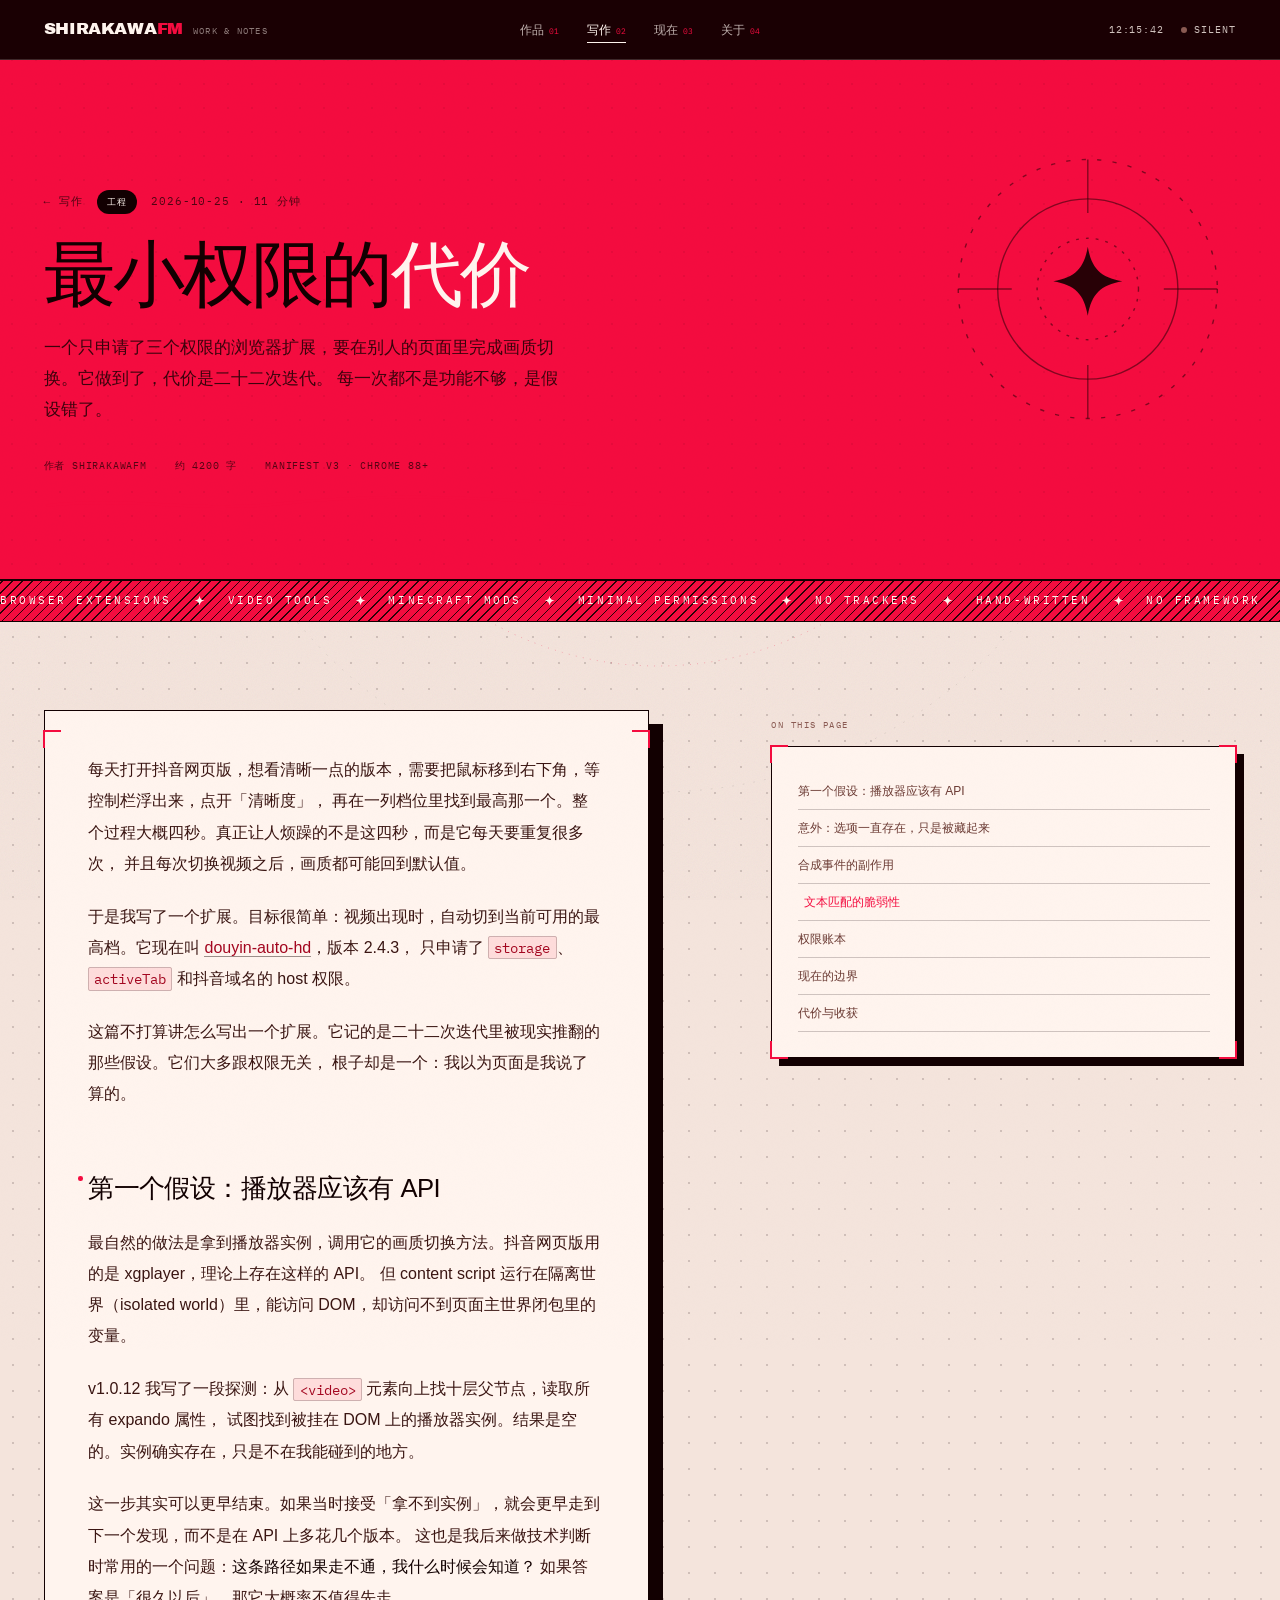
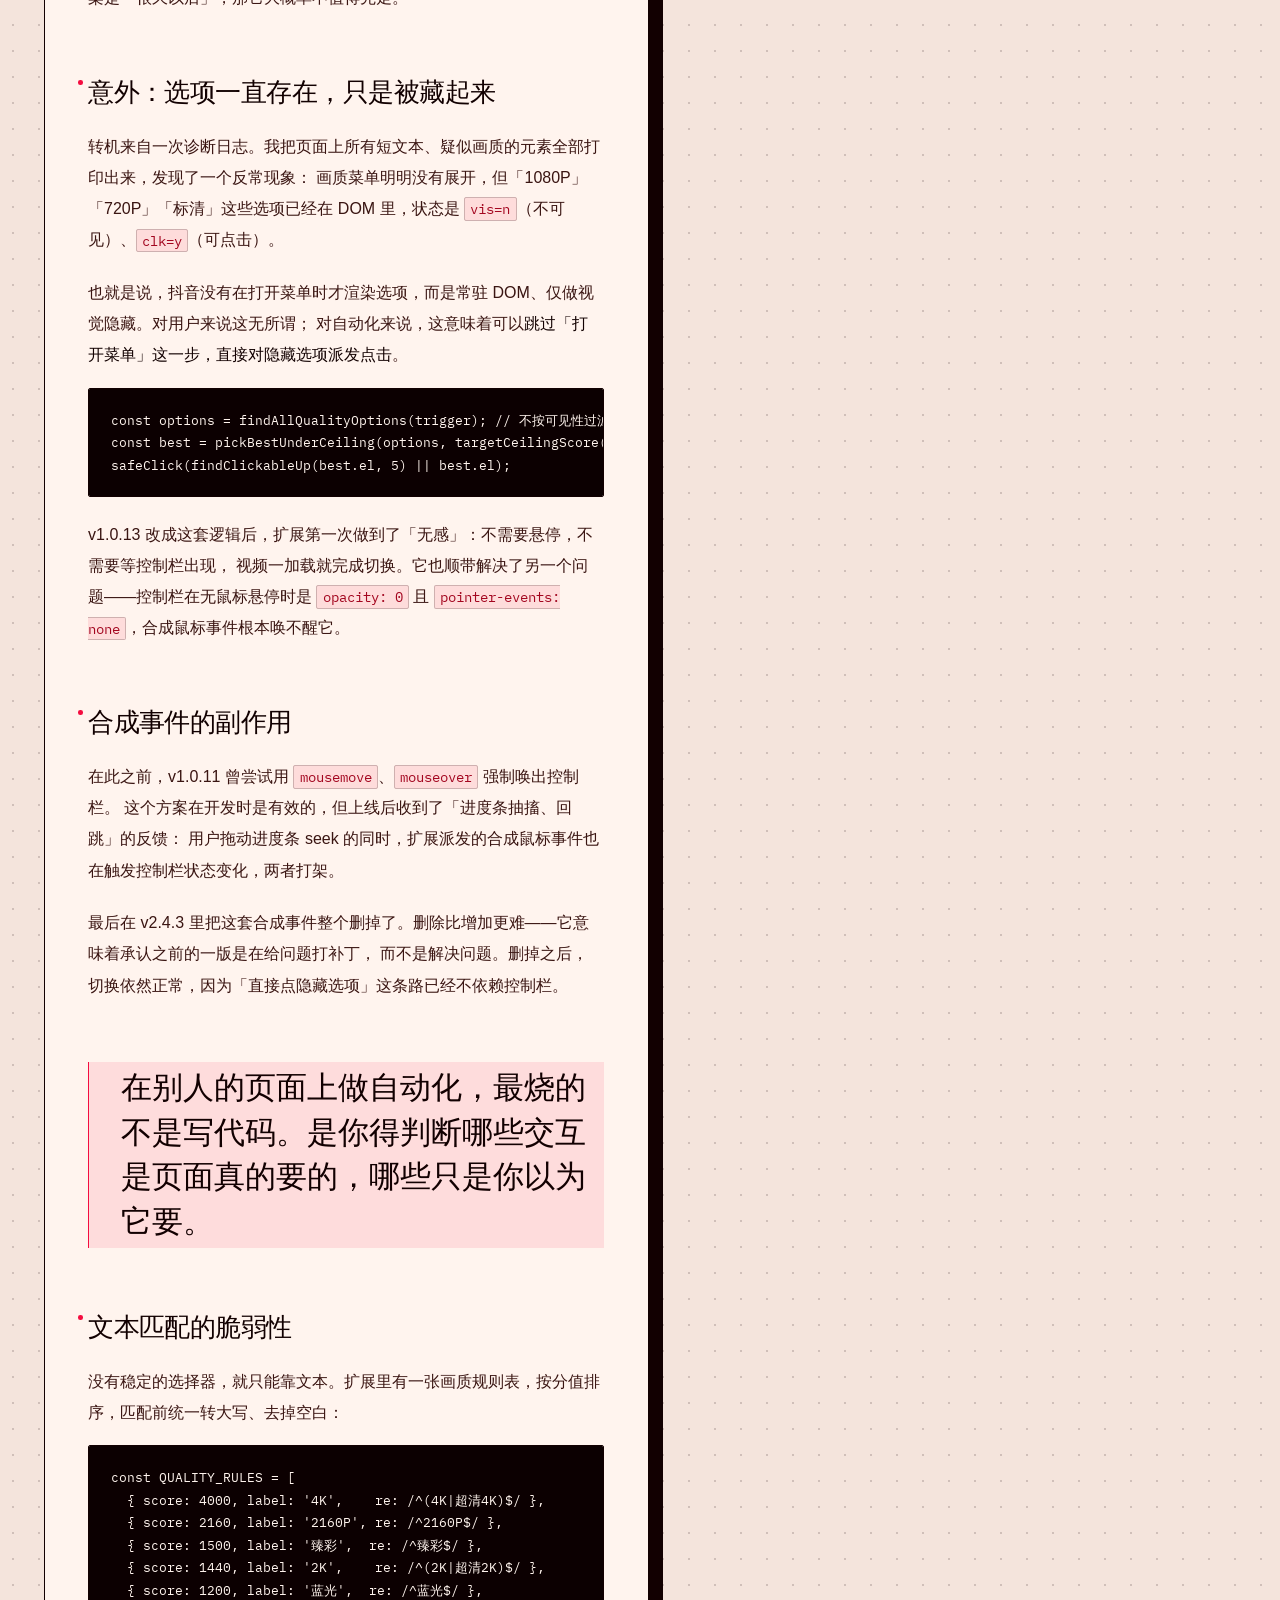
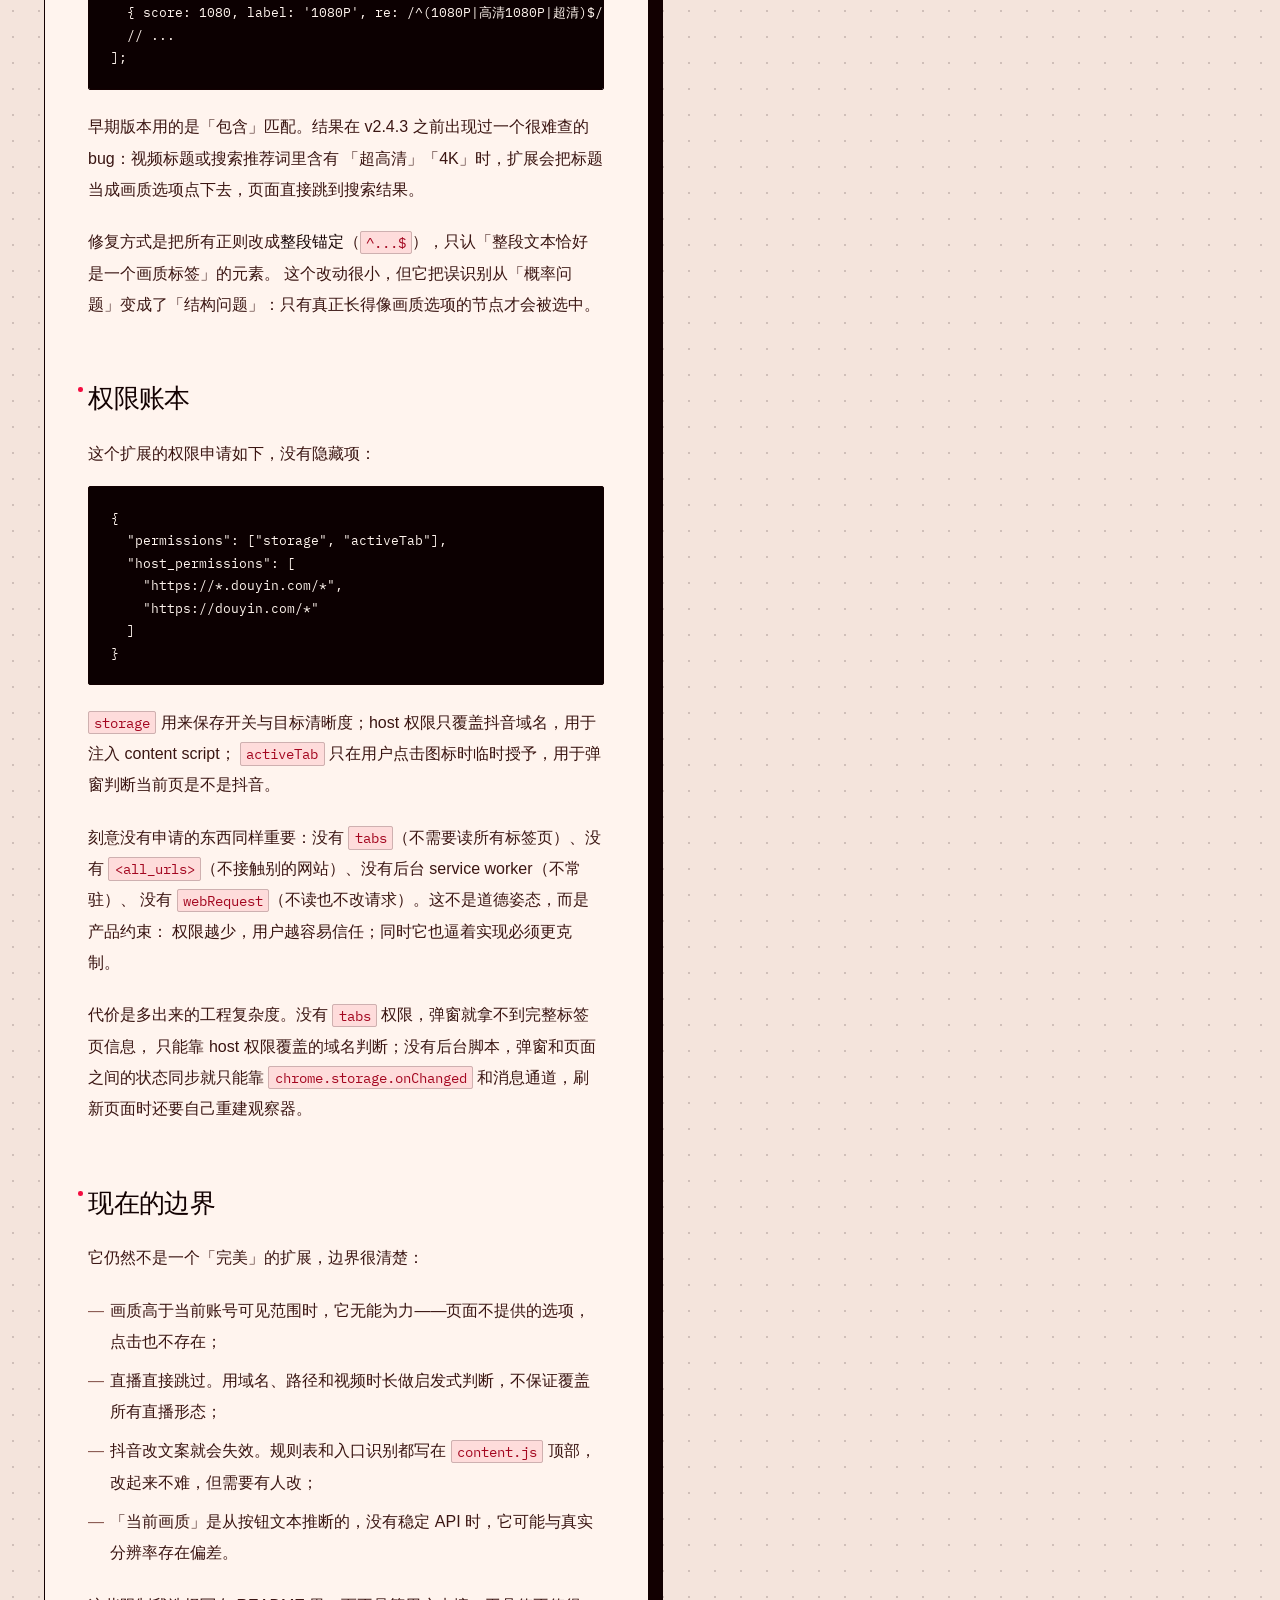
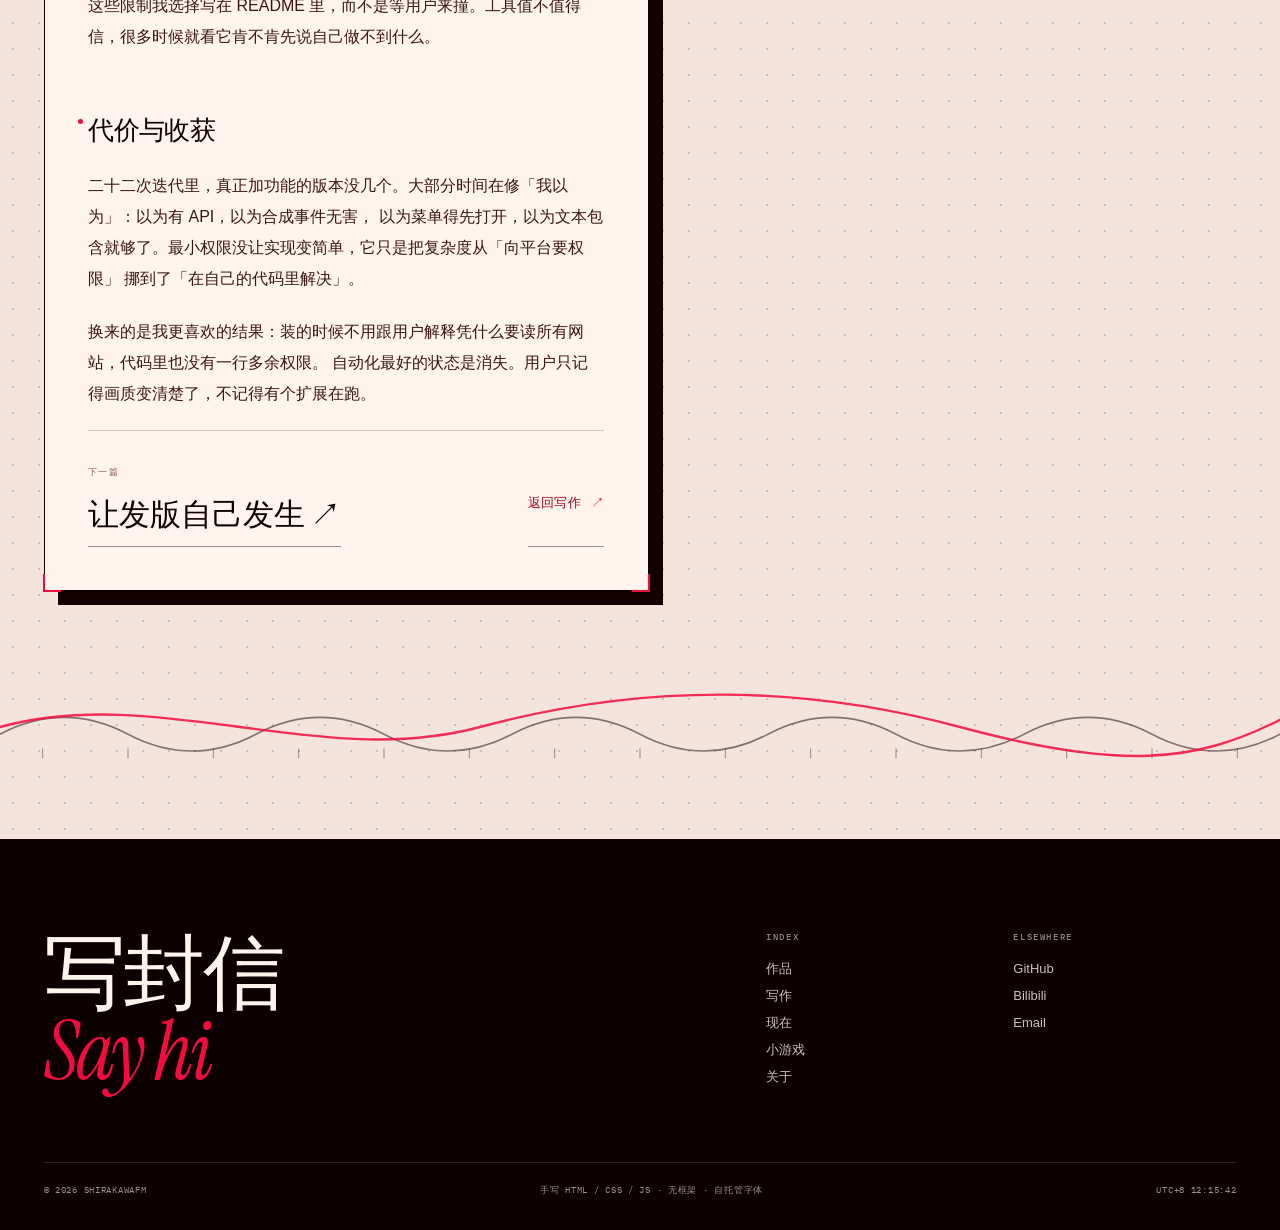
<file: writing/minimal-permissions.html>
<!DOCTYPE html>
<html lang="zh-CN" data-page="sub">
<head>
<meta charset="utf-8">
<meta name="viewport" content="width=device-width, initial-scale=1">
<title>最小权限的代价 · ShirakawaFM</title>
<meta name="description" content="一个只申请了三个权限的浏览器扩展，如何在真实页面里完成画质切换；以及为此付出的 22 次迭代。">
<meta name="theme-color" content="#f40c3f">
<meta property="og:type" content="article">
<meta property="og:title" content="最小权限的代价：给抖音网页版做画质自动化的 22 次迭代">
<meta property="og:description" content="一个只申请了三个权限的扩展，如何在真实页面里完成画质切换。">
<meta property="og:url" content="https://shirakawafm.github.io/writing/minimal-permissions.html">
<meta property="og:image" content="https://shirakawafm.github.io/assets/og.png">
<meta property="og:image:alt" content="最小权限的代价：给抖音网页版做画质自动化的 22 次迭代 · 题图">
<meta name="twitter:card" content="summary_large_image">
<script type="application/ld+json">
{
  "@context": "https://schema.org",
  "@type": "BlogPosting",
  "headline": "最小权限的代价：给抖音网页版做画质自动化的 22 次迭代",
  "description": "一个只申请了三个权限的浏览器扩展，如何在真实页面里完成画质切换；以及为此付出的 22 次迭代。",
  "url": "https://shirakawafm.github.io/writing/minimal-permissions.html",
  "mainEntityOfPage": "https://shirakawafm.github.io/writing/minimal-permissions.html",
  "datePublished": "2026-10-25",
  "dateModified": "2026-10-25",
  "inLanguage": "zh-CN",
  "image": "https://shirakawafm.github.io/assets/og.png",
  "author": {
    "@type": "Person",
    "name": "ShirakawaFM",
    "url": "https://shirakawafm.github.io/about/"
  }
}
</script>
<link rel="icon" href="/assets/favicon.svg" type="image/svg+xml">
<link rel="canonical" href="https://shirakawafm.github.io/writing/minimal-permissions.html">
<link rel="preload" href="/assets/fonts/instrument-serif-400.woff2" as="font" type="font/woff2" crossorigin>
<link rel="preload" href="/assets/fonts/ibm-plex-mono-400.woff2" as="font" type="font/woff2" crossorigin>
<link rel="stylesheet" href="/assets/css/site.css">
<link rel="stylesheet" href="/assets/css/motion.css">
<script>
(function () {
  try {
    var saved = localStorage.getItem('fm-theme');
    if (saved) document.documentElement.dataset.theme = saved;
  } catch (e) {}
})();
</script>
</head>
<body>

<a class="skip-link" href="#main">跳到正文</a>
<div class="cursor" aria-hidden="true"></div>
<div class="cursor-dot" aria-hidden="true"></div>
<div class="progress" aria-hidden="true"></div>

<header class="site-header">
  <a class="brand" href="/" aria-label="ShirakawaFM 首页">
    <span class="brand__mark">Shirakawa<em>FM</em></span>
    <span class="brand__sub">Work & Notes</span>
  </a>
  <nav class="nav" aria-label="主导航">
    <a href="/#work">作品<sup>01</sup></a>
    <a href="/writing/" aria-current="page">写作<sup>02</sup></a>
    <a href="/now/">现在<sup>03</sup></a>
    <a href="/about/">关于<sup>04</sup></a>
  </nav>
  <div class="header-tools">
    <span class="clock" data-clock aria-label="北京时间">--:--:--</span>
    <button class="tool-btn" type="button" data-sound-toggle aria-pressed="false" aria-label="开启环境音">
      <span class="dot" aria-hidden="true"></span><span data-sound-label>SILENT</span>
    </button>
    <button class="theme-btn" type="button" data-theme-toggle aria-label="切换主题">◐</button>
    <button class="menu-btn" type="button" data-menu-toggle aria-expanded="false" aria-controls="menu">MENU</button>
  </div>
</header>

<div class="menu" id="menu" aria-hidden="true">
  <div></div>
  <nav class="menu__list" aria-label="移动导航">
    <a href="/#work" style="--i:0">作品<sup>01</sup></a>
    <a href="/writing/" style="--i:1">写作<sup>02</sup></a>
    <a href="/now/" style="--i:2">现在<sup>03</sup></a>
    <a href="/about/" style="--i:3">关于<sup>04</sup></a>
  </nav>
  <div class="menu__foot">
    <span>ShirakawaFM · 2026</span>
    <span>UTC+8</span>
  </div>
</div>

<main id="main">
  <header class="article-hero">
    <div class="shell">
      <div class="article-hero__kicker">
        <a class="mono" href="/writing/">← 写作</a>
        <span class="tag">工程</span>
        <span class="mono">2026-10-25 · 11 分钟</span>
      </div>
      <h1 class="article-title">最小权限的<em>代价</em></h1>
      <p class="article-deck">
        一个只申请了三个权限的浏览器扩展，要在别人的页面里完成画质切换。它做到了，代价是二十二次迭代。
        每一次都不是功能不够，是假设错了。
      </p>
      <div class="article-meta">
        <span>作者 ShirakawaFM</span>
        <span>约 4200 字</span>
        <span>Manifest V3 · Chrome 88+</span>
      </div>
    </div>
  </header>

  <div class="shell article-layout">
    <article class="prose">
      <p>
        每天打开抖音网页版，想看清晰一点的版本，需要把鼠标移到右下角，等控制栏浮出来，点开「清晰度」，
        再在一列档位里找到最高那一个。整个过程大概四秒。真正让人烦躁的不是这四秒，而是它每天要重复很多次，
        并且每次切换视频之后，画质都可能回到默认值。
      </p>
      <p>
        于是我写了一个扩展。目标很简单：视频出现时，自动切到当前可用的最高档。它现在叫
        <a href="https://github.com/ShirakawaFM/douyin-auto-hd">douyin-auto-hd</a>，版本 2.4.3，
        只申请了 <code>storage</code>、<code>activeTab</code> 和抖音域名的 host 权限。
      </p>
      <p>
        这篇不打算讲怎么写出一个扩展。它记的是二十二次迭代里被现实推翻的那些假设。它们大多跟权限无关，
        根子却是一个：我以为页面是我说了算的。
      </p>

      <h2 id="s1">第一个假设：播放器应该有 API</h2>
      <p>
        最自然的做法是拿到播放器实例，调用它的画质切换方法。抖音网页版用的是 xgplayer，理论上存在这样的 API。
        但 content script 运行在隔离世界（isolated world）里，能访问 DOM，却访问不到页面主世界闭包里的变量。
      </p>
      <p>
        v1.0.12 我写了一段探测：从 <code>&lt;video&gt;</code> 元素向上找十层父节点，读取所有 expando 属性，
        试图找到被挂在 DOM 上的播放器实例。结果是空的。实例确实存在，只是不在我能碰到的地方。
      </p>
      <p>
        这一步其实可以更早结束。如果当时接受「拿不到实例」，就会更早走到下一个发现，而不是在 API 上多花几个版本。
        这也是我后来做技术判断时常用的一个问题：<strong>这条路径如果走不通，我什么时候会知道？</strong>
        如果答案是「很久以后」，那它大概率不值得先走。
      </p>

      <h2 id="s2">意外：选项一直存在，只是被藏起来</h2>
      <p>
        转机来自一次诊断日志。我把页面上所有短文本、疑似画质的元素全部打印出来，发现了一个反常现象：
        画质菜单明明没有展开，但「1080P」「720P」「标清」这些选项已经在 DOM 里，状态是
        <code>vis=n</code>（不可见）、<code>clk=y</code>（可点击）。
      </p>
      <p>
        也就是说，抖音没有在打开菜单时才渲染选项，而是常驻 DOM、仅做视觉隐藏。对用户来说这无所谓；
        对自动化来说，这意味着可以<strong>跳过「打开菜单」这一步，直接对隐藏选项派发点击</strong>。
      </p>
      <pre><code>const options = findAllQualityOptions(trigger); // 不按可见性过滤
const best = pickBestUnderCeiling(options, targetCeilingScore());
safeClick(findClickableUp(best.el, 5) || best.el);</code></pre>
      <p>
        v1.0.13 改成这套逻辑后，扩展第一次做到了「无感」：不需要悬停，不需要等控制栏出现，
        视频一加载就完成切换。它也顺带解决了另一个问题——控制栏在无鼠标悬停时是
        <code>opacity: 0</code> 且 <code>pointer-events: none</code>，合成鼠标事件根本唤不醒它。
      </p>

      <h2 id="s3">合成事件的副作用</h2>
      <p>
        在此之前，v1.0.11 曾尝试用 <code>mousemove</code>、<code>mouseover</code> 强制唤出控制栏。
        这个方案在开发时是有效的，但上线后收到了「进度条抽搐、回跳」的反馈：
        用户拖动进度条 seek 的同时，扩展派发的合成鼠标事件也在触发控制栏状态变化，两者打架。
      </p>
      <p>
        最后在 v2.4.3 里把这套合成事件整个删掉了。删除比增加更难——它意味着承认之前的一版是在给问题打补丁，
        而不是解决问题。删掉之后，切换依然正常，因为「直接点隐藏选项」这条路已经不依赖控制栏。
      </p>
      <blockquote>
        <p>在别人的页面上做自动化，最烧的不是写代码。是你得判断哪些交互是页面真的要的，哪些只是你以为它要。</p>
      </blockquote>

      <h2 id="s4">文本匹配的脆弱性</h2>
      <p>
        没有稳定的选择器，就只能靠文本。扩展里有一张画质规则表，按分值排序，匹配前统一转大写、去掉空白：
      </p>
      <pre><code>const QUALITY_RULES = [
  { score: 4000, label: '4K',    re: /^(4K|超清4K)$/ },
  { score: 2160, label: '2160P', re: /^2160P$/ },
  { score: 1500, label: '臻彩',  re: /^臻彩$/ },
  { score: 1440, label: '2K',    re: /^(2K|超清2K)$/ },
  { score: 1200, label: '蓝光',  re: /^蓝光$/ },
  { score: 1080, label: '1080P', re: /^(1080P|高清1080P|超清)$/ },
  // ...
];</code></pre>
      <p>
        早期版本用的是「包含」匹配。结果在 v2.4.3 之前出现过一个很难查的 bug：视频标题或搜索推荐词里含有
        「超高清」「4K」时，扩展会把标题当成画质选项点下去，页面直接跳到搜索结果。
      </p>
      <p>
        修复方式是把所有正则改成<strong>整段锚定</strong>（<code>^...$</code>），只认「整段文本恰好是一个画质标签」的元素。
        这个改动很小，但它把误识别从「概率问题」变成了「结构问题」：只有真正长得像画质选项的节点才会被选中。
      </p>

      <h2 id="s5">权限账本</h2>
      <p>
        这个扩展的权限申请如下，没有隐藏项：
      </p>
      <pre><code>{
  "permissions": ["storage", "activeTab"],
  "host_permissions": [
    "https://*.douyin.com/*",
    "https://douyin.com/*"
  ]
}</code></pre>
      <p>
        <code>storage</code> 用来保存开关与目标清晰度；host 权限只覆盖抖音域名，用于注入 content script；
        <code>activeTab</code> 只在用户点击图标时临时授予，用于弹窗判断当前页是不是抖音。
      </p>
      <p>
        刻意没有申请的东西同样重要：没有 <code>tabs</code>（不需要读所有标签页）、没有
        <code>&lt;all_urls&gt;</code>（不接触别的网站）、没有后台 service worker（不常驻）、
        没有 <code>webRequest</code>（不读也不改请求）。这不是道德姿态，而是产品约束：
        权限越少，用户越容易信任；同时它也逼着实现必须更克制。
      </p>
      <p>
        代价是多出来的工程复杂度。没有 <code>tabs</code> 权限，弹窗就拿不到完整标签页信息，
        只能靠 host 权限覆盖的域名判断；没有后台脚本，弹窗和页面之间的状态同步就只能靠
        <code>chrome.storage.onChanged</code> 和消息通道，刷新页面时还要自己重建观察器。
      </p>

      <h2 id="s6">现在的边界</h2>
      <p>
        它仍然不是一个「完美」的扩展，边界很清楚：
      </p>
      <ul>
        <li>画质高于当前账号可见范围时，它无能为力——页面不提供的选项，点击也不存在；</li>
        <li>直播直接跳过。用域名、路径和视频时长做启发式判断，不保证覆盖所有直播形态；</li>
        <li>抖音改文案就会失效。规则表和入口识别都写在 <code>content.js</code> 顶部，改起来不难，但需要有人改；</li>
        <li>「当前画质」是从按钮文本推断的，没有稳定 API 时，它可能与真实分辨率存在偏差。</li>
      </ul>
      <p>
        这些限制我选择写在 README 里，而不是等用户来撞。工具值不值得信，很多时候就看它肯不肯先说自己做不到什么。
      </p>

      <h2 id="s7">代价与收获</h2>
      <p>
        二十二次迭代里，真正加功能的版本没几个。大部分时间在修「我以为」：以为有 API，以为合成事件无害，
        以为菜单得先打开，以为文本包含就够了。最小权限没让实现变简单，它只是把复杂度从「向平台要权限」
        挪到了「在自己的代码里解决」。
      </p>
      <p>
        换来的是我更喜欢的结果：装的时候不用跟用户解释凭什么要读所有网站，代码里也没有一行多余权限。
        自动化最好的状态是消失。用户只记得画质变清楚了，不记得有个扩展在跑。
      </p>

      <div class="article-foot">
        <a class="article-foot__next" href="/writing/release-pipeline.html">
          <span>下一篇</span>
          <strong>让发版自己发生 ↗</strong>
        </a>
        <a class="link-line" href="/writing/">返回写作 <span class="arrow" aria-hidden="true">↗</span></a>
      </div>
    </article>

    <aside class="article-aside">
      <h2>On this page</h2>
      <nav class="toc" aria-label="文章目录">
        <a href="#s1">第一个假设：播放器应该有 API</a>
        <a href="#s2">意外：选项一直存在，只是被藏起来</a>
        <a href="#s3">合成事件的副作用</a>
        <a href="#s4">文本匹配的脆弱性</a>
        <a href="#s5">权限账本</a>
        <a href="#s6">现在的边界</a>
        <a href="#s7">代价与收获</a>
      </nav>
    </aside>
  </div>
</main>

<footer class="site-footer">
  <div class="shell">
    <div class="footer__top">
      <a class="footer__big" href="mailto:shirakawafm@outlook.com" data-magnetic="8">写封信<br><em>Say hi</em></a>
      <div class="footer__cols">
        <div class="footer__col">
          <h3>Index</h3>
          <a href="/#work">作品</a>
          <a href="/writing/">写作</a>
          <a href="/now/">现在</a>
          <a href="/#game">小游戏</a>
          <a href="/about/">关于</a>
        </div>
        <div class="footer__col">
          <h3>Elsewhere</h3>
          <a href="https://github.com/ShirakawaFM">GitHub</a>
          <a href="https://space.bilibili.com/209300529">Bilibili</a>
          <a href="mailto:shirakawafm@outlook.com">Email</a>
        </div>
      </div>
    </div>
    <div class="footer__bottom">
      <span>© <span data-year>2026</span> ShirakawaFM</span>
      <span>手写 HTML / CSS / JS · 无框架 · 自托管字体</span>
      <span>UTC+8 <span data-clock>--:--:--</span></span>
    </div>
  </div>
</footer>

<script src="/assets/js/site.js" defer></script>
<script src="/assets/js/motion.js" defer></script>
</body>
</html>
</file>
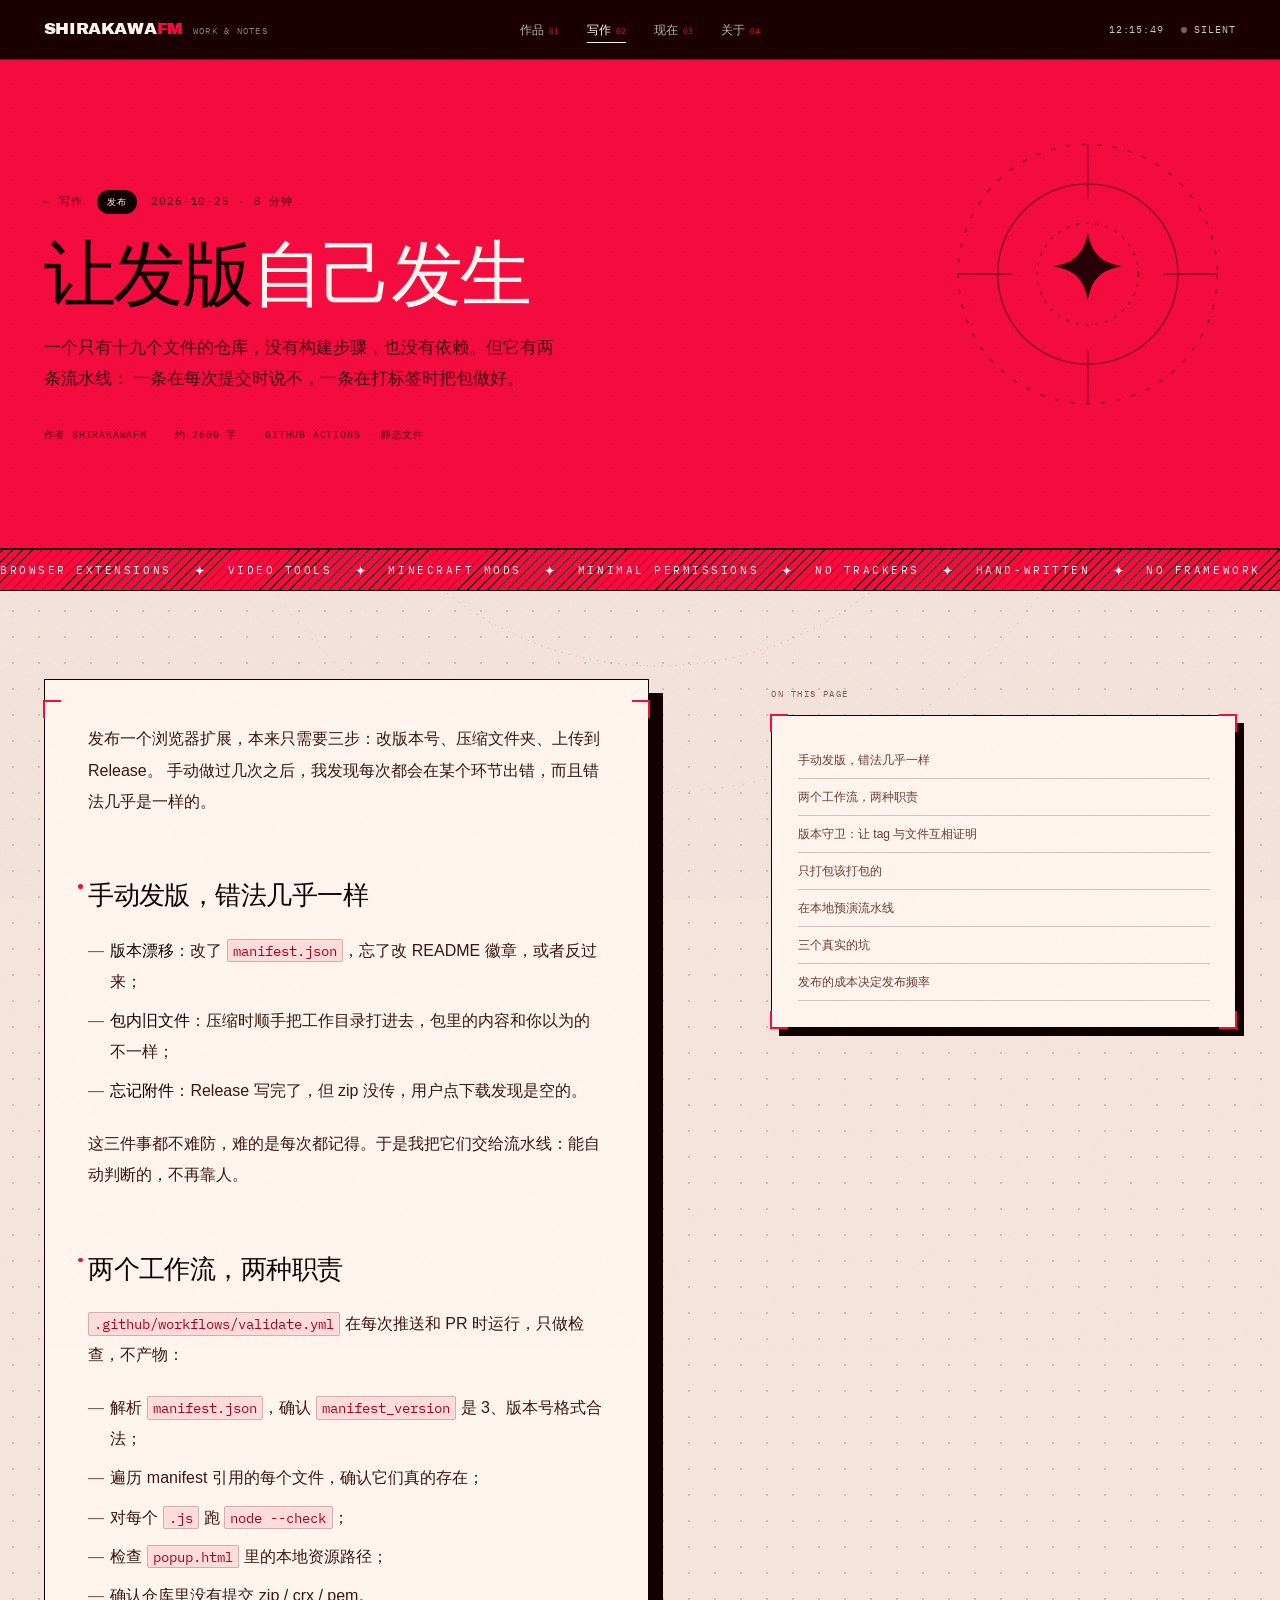
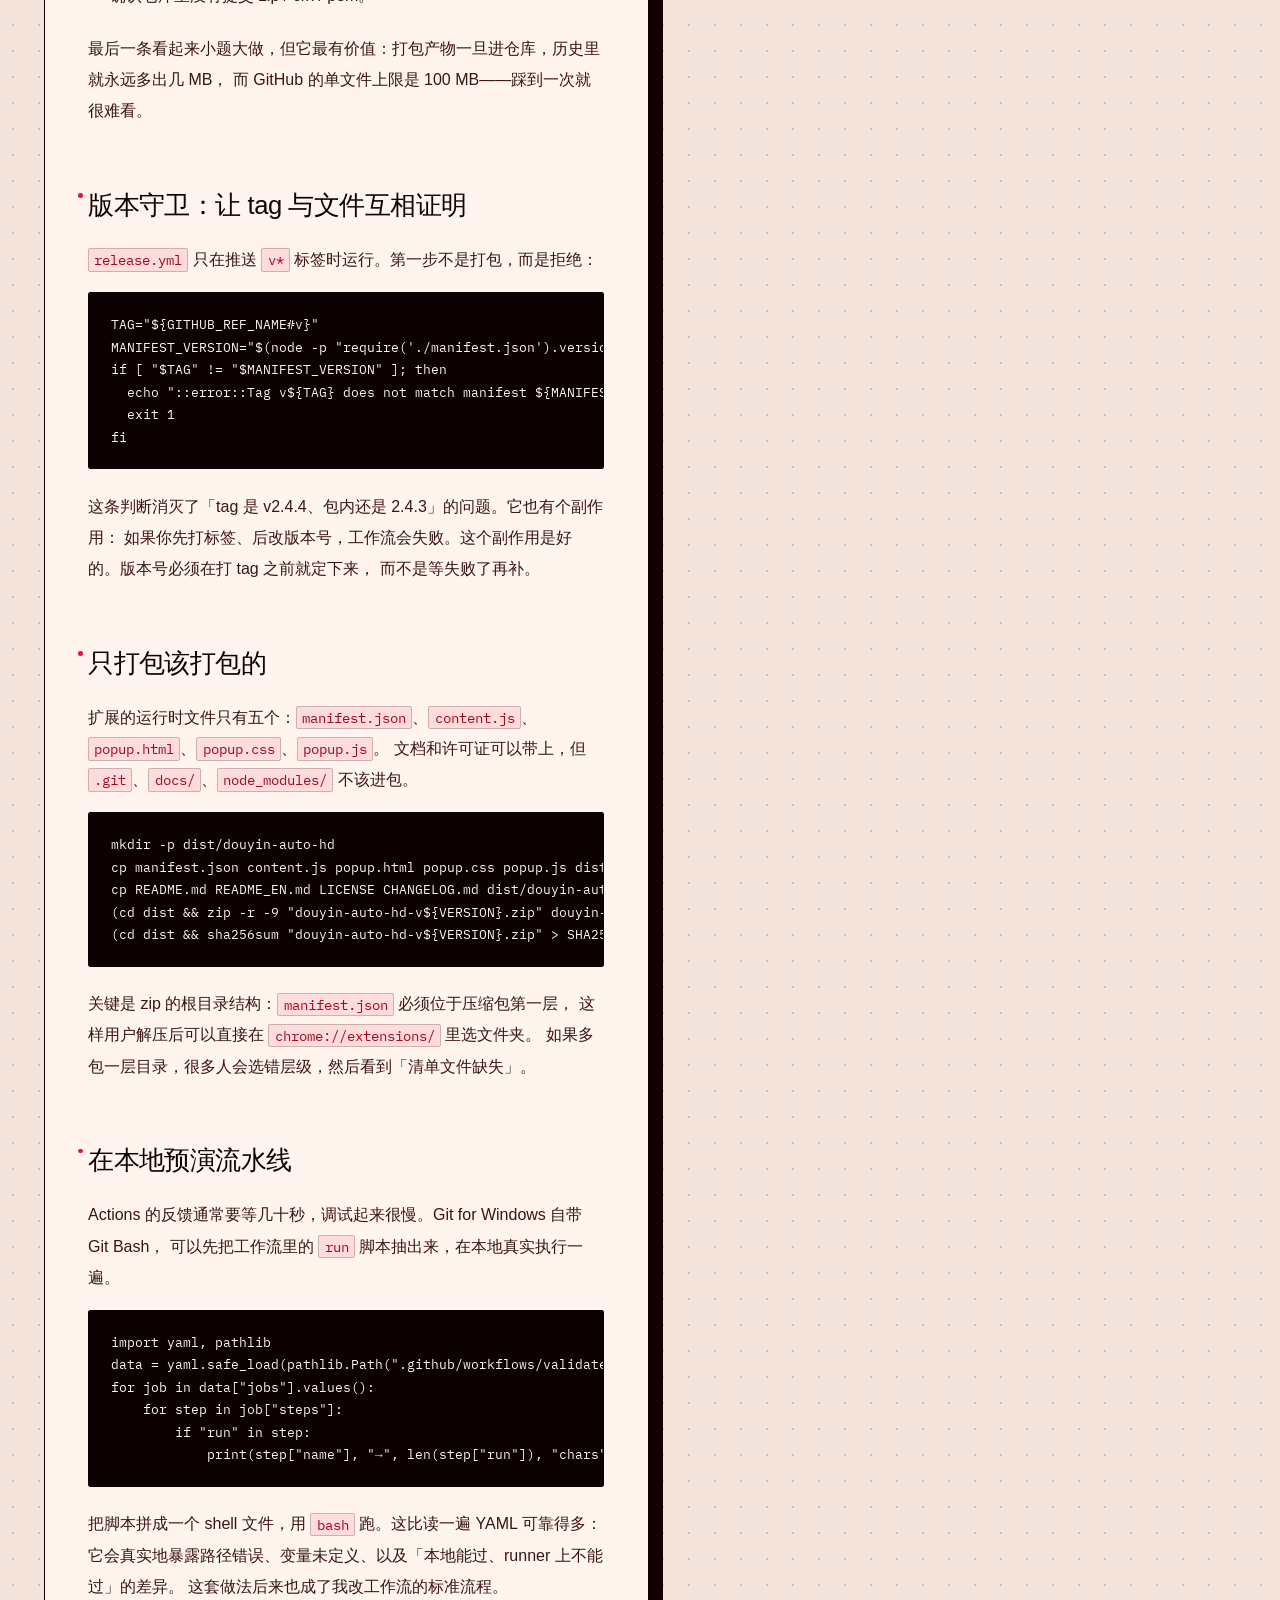
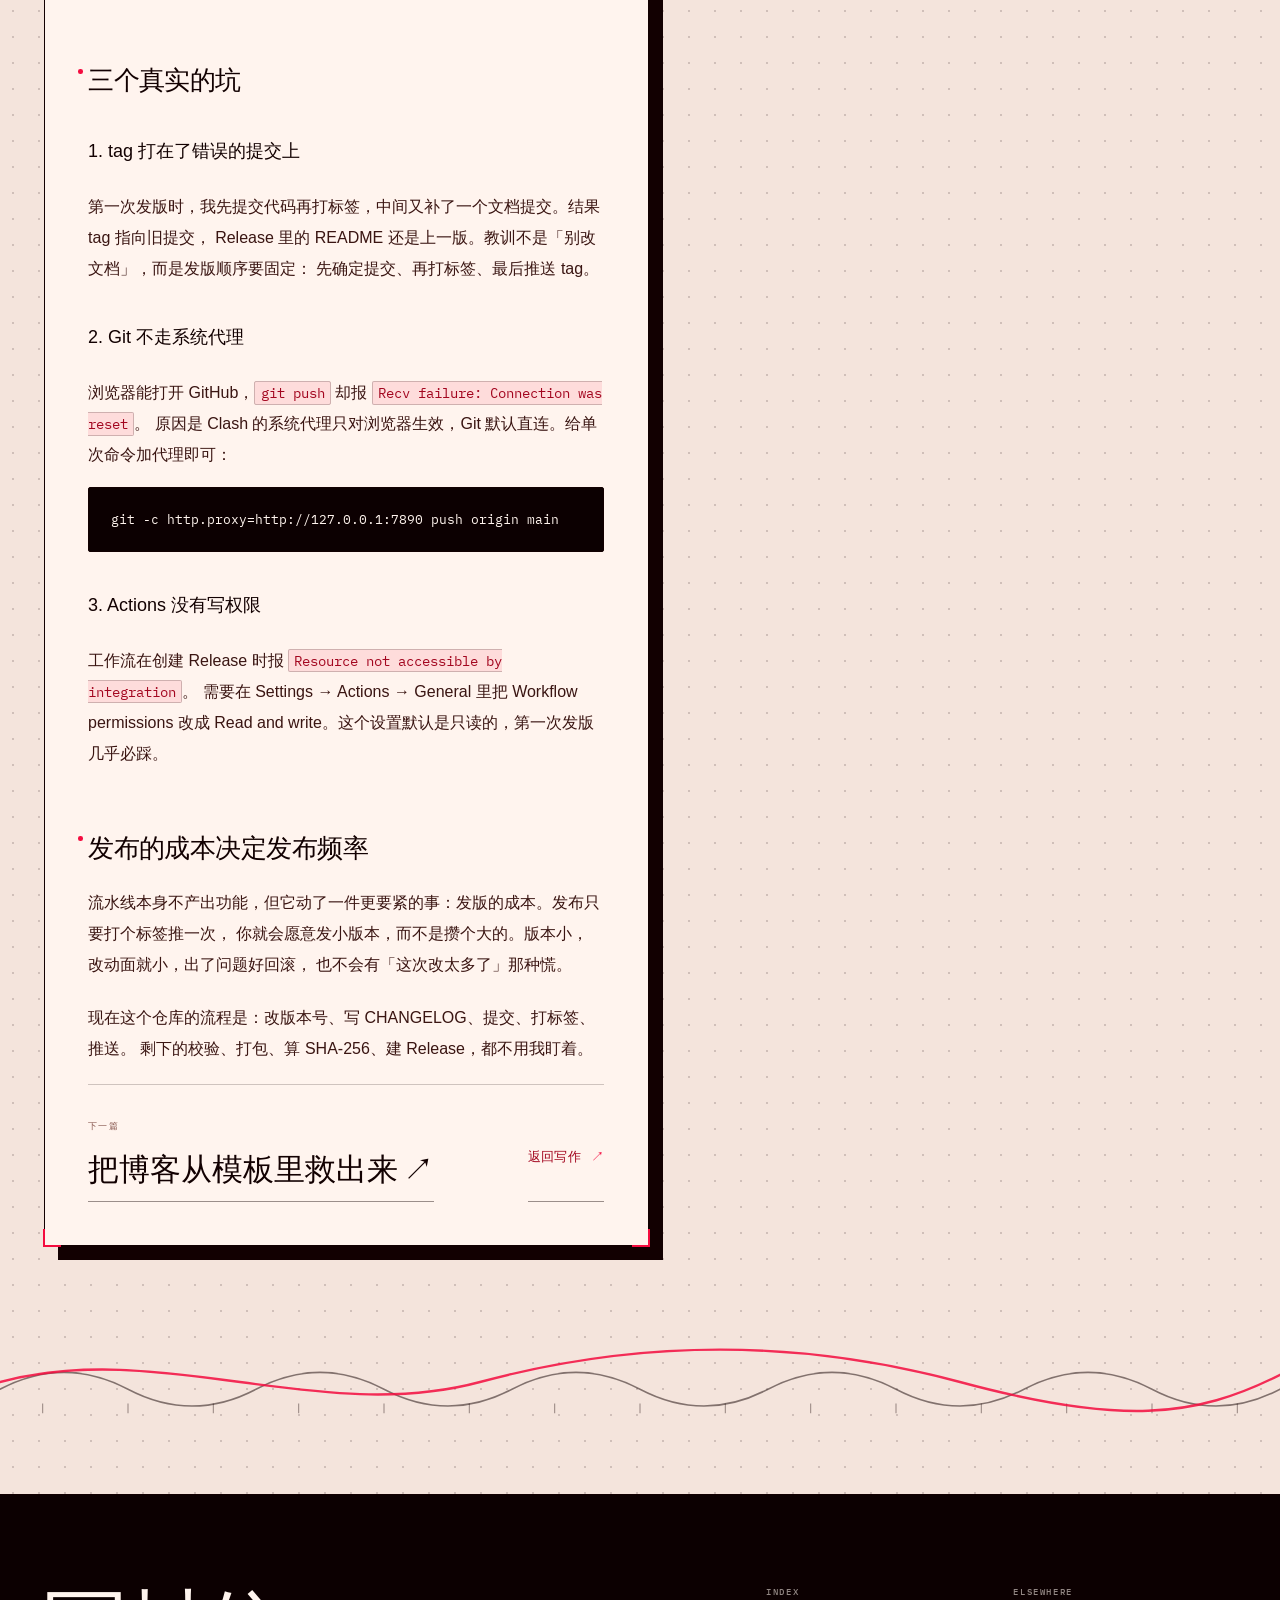
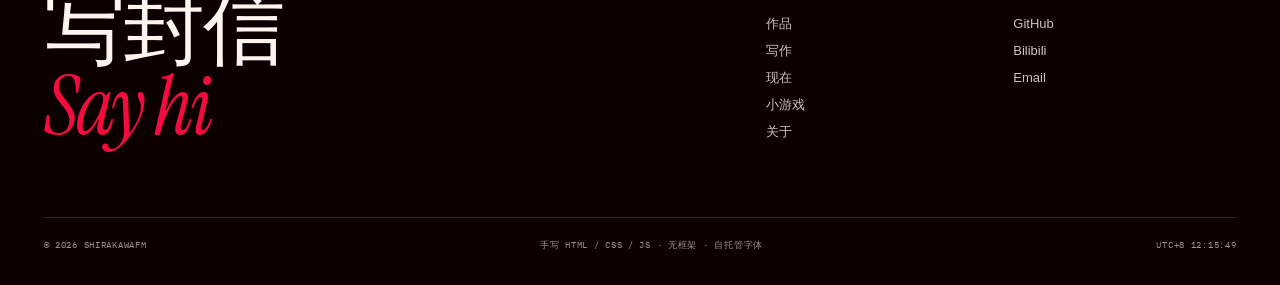
<file: writing/release-pipeline.html>
<!DOCTYPE html>
<html lang="zh-CN" data-page="sub">
<head>
<meta charset="utf-8">
<meta name="viewport" content="width=device-width, initial-scale=1">
<title>让发版自己发生 · ShirakawaFM</title>
<meta name="description" content="一个浏览器扩展的 GitHub Actions 流水线：版本守卫、打包边界、本地预演，以及三个真实踩过的坑。">
<meta name="theme-color" content="#f40c3f">
<meta property="og:type" content="article">
<meta property="og:title" content="让发版自己发生：一个浏览器扩展的 GitHub Actions 流水线">
<meta property="og:description" content="版本守卫、打包边界、本地预演，以及三个真实踩过的坑。">
<meta property="og:url" content="https://shirakawafm.github.io/writing/release-pipeline.html">
<meta property="og:image" content="https://shirakawafm.github.io/assets/og.png">
<meta property="og:image:alt" content="让发版自己发生：一个浏览器扩展的 GitHub Actions 流水线 · 题图">
<meta name="twitter:card" content="summary_large_image">
<script type="application/ld+json">
{
  "@context": "https://schema.org",
  "@type": "BlogPosting",
  "headline": "让发版自己发生：一个浏览器扩展的 GitHub Actions 流水线",
  "description": "一个浏览器扩展的 GitHub Actions 流水线：版本守卫、打包边界、本地预演，以及三个真实踩过的坑。",
  "url": "https://shirakawafm.github.io/writing/release-pipeline.html",
  "mainEntityOfPage": "https://shirakawafm.github.io/writing/release-pipeline.html",
  "datePublished": "2026-10-25",
  "dateModified": "2026-10-25",
  "inLanguage": "zh-CN",
  "image": "https://shirakawafm.github.io/assets/og.png",
  "author": {
    "@type": "Person",
    "name": "ShirakawaFM",
    "url": "https://shirakawafm.github.io/about/"
  }
}
</script>
<link rel="icon" href="/assets/favicon.svg" type="image/svg+xml">
<link rel="canonical" href="https://shirakawafm.github.io/writing/release-pipeline.html">
<link rel="preload" href="/assets/fonts/instrument-serif-400.woff2" as="font" type="font/woff2" crossorigin>
<link rel="preload" href="/assets/fonts/ibm-plex-mono-400.woff2" as="font" type="font/woff2" crossorigin>
<link rel="stylesheet" href="/assets/css/site.css">
<link rel="stylesheet" href="/assets/css/motion.css">
<script>
(function () {
  try {
    var saved = localStorage.getItem('fm-theme');
    if (saved) document.documentElement.dataset.theme = saved;
  } catch (e) {}
})();
</script>
</head>
<body>

<a class="skip-link" href="#main">跳到正文</a>
<div class="cursor" aria-hidden="true"></div>
<div class="cursor-dot" aria-hidden="true"></div>
<div class="progress" aria-hidden="true"></div>

<header class="site-header">
  <a class="brand" href="/" aria-label="ShirakawaFM 首页">
    <span class="brand__mark">Shirakawa<em>FM</em></span>
    <span class="brand__sub">Work & Notes</span>
  </a>
  <nav class="nav" aria-label="主导航">
    <a href="/#work">作品<sup>01</sup></a>
    <a href="/writing/" aria-current="page">写作<sup>02</sup></a>
    <a href="/now/">现在<sup>03</sup></a>
    <a href="/about/">关于<sup>04</sup></a>
  </nav>
  <div class="header-tools">
    <span class="clock" data-clock aria-label="北京时间">--:--:--</span>
    <button class="tool-btn" type="button" data-sound-toggle aria-pressed="false" aria-label="开启环境音">
      <span class="dot" aria-hidden="true"></span><span data-sound-label>SILENT</span>
    </button>
    <button class="theme-btn" type="button" data-theme-toggle aria-label="切换主题">◐</button>
    <button class="menu-btn" type="button" data-menu-toggle aria-expanded="false" aria-controls="menu">MENU</button>
  </div>
</header>

<div class="menu" id="menu" aria-hidden="true">
  <div></div>
  <nav class="menu__list" aria-label="移动导航">
    <a href="/#work" style="--i:0">作品<sup>01</sup></a>
    <a href="/writing/" style="--i:1">写作<sup>02</sup></a>
    <a href="/now/" style="--i:2">现在<sup>03</sup></a>
    <a href="/about/" style="--i:3">关于<sup>04</sup></a>
  </nav>
  <div class="menu__foot">
    <span>ShirakawaFM · 2026</span>
    <span>UTC+8</span>
  </div>
</div>

<main id="main">
  <header class="article-hero">
    <div class="shell">
      <div class="article-hero__kicker">
        <a class="mono" href="/writing/">← 写作</a>
        <span class="tag">发布</span>
        <span class="mono">2026-10-25 · 8 分钟</span>
      </div>
      <h1 class="article-title">让发版<em>自己发生</em></h1>
      <p class="article-deck">
        一个只有十九个文件的仓库，没有构建步骤，也没有依赖。但它有两条流水线：
        一条在每次提交时说不，一条在打标签时把包做好。
      </p>
      <div class="article-meta">
        <span>作者 ShirakawaFM</span>
        <span>约 2600 字</span>
        <span>GitHub Actions · 静态文件</span>
      </div>
    </div>
  </header>

  <div class="shell article-layout">
    <article class="prose">
      <p>
        发布一个浏览器扩展，本来只需要三步：改版本号、压缩文件夹、上传到 Release。
        手动做过几次之后，我发现每次都会在某个环节出错，而且错法几乎是一样的。
      </p>

      <h2 id="s1">手动发版，错法几乎一样</h2>
      <ul>
        <li><strong>版本漂移</strong>：改了 <code>manifest.json</code>，忘了改 README 徽章，或者反过来；</li>
        <li><strong>包内旧文件</strong>：压缩时顺手把工作目录打进去，包里的内容和你以为的不一样；</li>
        <li><strong>忘记附件</strong>：Release 写完了，但 zip 没传，用户点下载发现是空的。</li>
      </ul>
      <p>
        这三件事都不难防，难的是每次都记得。于是我把它们交给流水线：能自动判断的，不再靠人。
      </p>

      <h2 id="s2">两个工作流，两种职责</h2>
      <p>
        <code>.github/workflows/validate.yml</code> 在每次推送和 PR 时运行，只做检查，不产物：
      </p>
      <ul>
        <li>解析 <code>manifest.json</code>，确认 <code>manifest_version</code> 是 3、版本号格式合法；</li>
        <li>遍历 manifest 引用的每个文件，确认它们真的存在；</li>
        <li>对每个 <code>.js</code> 跑 <code>node --check</code>；</li>
        <li>检查 <code>popup.html</code> 里的本地资源路径；</li>
        <li>确认仓库里没有提交 zip / crx / pem。</li>
      </ul>
      <p>
        最后一条看起来小题大做，但它最有价值：打包产物一旦进仓库，历史里就永远多出几 MB，
        而 GitHub 的单文件上限是 100 MB——踩到一次就很难看。
      </p>

      <h2 id="s3">版本守卫：让 tag 与文件互相证明</h2>
      <p>
        <code>release.yml</code> 只在推送 <code>v*</code> 标签时运行。第一步不是打包，而是拒绝：
      </p>
      <pre><code>TAG="${GITHUB_REF_NAME#v}"
MANIFEST_VERSION="$(node -p "require('./manifest.json').version")"
if [ "$TAG" != "$MANIFEST_VERSION" ]; then
  echo "::error::Tag v${TAG} does not match manifest ${MANIFEST_VERSION}"
  exit 1
fi</code></pre>
      <p>
        这条判断消灭了「tag 是 v2.4.4、包内还是 2.4.3」的问题。它也有个副作用：
        如果你先打标签、后改版本号，工作流会失败。这个副作用是好的。版本号必须在打 tag 之前就定下来，
        而不是等失败了再补。
      </p>

      <h2 id="s4">只打包该打包的</h2>
      <p>
        扩展的运行时文件只有五个：<code>manifest.json</code>、<code>content.js</code>、
        <code>popup.html</code>、<code>popup.css</code>、<code>popup.js</code>。
        文档和许可证可以带上，但 <code>.git</code>、<code>docs/</code>、<code>node_modules/</code> 不该进包。
      </p>
      <pre><code>mkdir -p dist/douyin-auto-hd
cp manifest.json content.js popup.html popup.css popup.js dist/douyin-auto-hd/
cp README.md README_EN.md LICENSE CHANGELOG.md dist/douyin-auto-hd/
(cd dist && zip -r -9 "douyin-auto-hd-v${VERSION}.zip" douyin-auto-hd > /dev/null)
(cd dist && sha256sum "douyin-auto-hd-v${VERSION}.zip" > SHA256SUMS.txt)</code></pre>
      <p>
        关键是 zip 的根目录结构：<code>manifest.json</code> 必须位于压缩包第一层，
        这样用户解压后可以直接在 <code>chrome://extensions/</code> 里选文件夹。
        如果多包一层目录，很多人会选错层级，然后看到「清单文件缺失」。
      </p>

      <h2 id="s5">在本地预演流水线</h2>
      <p>
        Actions 的反馈通常要等几十秒，调试起来很慢。Git for Windows 自带 Git Bash，
        可以先把工作流里的 <code>run</code> 脚本抽出来，在本地真实执行一遍。
      </p>
      <pre><code>import yaml, pathlib
data = yaml.safe_load(pathlib.Path(".github/workflows/validate.yml").read_text())
for job in data["jobs"].values():
    for step in job["steps"]:
        if "run" in step:
            print(step["name"], "→", len(step["run"]), "chars")</code></pre>
      <p>
        把脚本拼成一个 shell 文件，用 <code>bash</code> 跑。这比读一遍 YAML 可靠得多：
        它会真实地暴露路径错误、变量未定义、以及「本地能过、runner 上不能过」的差异。
        这套做法后来也成了我改工作流的标准流程。
      </p>

      <h2 id="s6">三个真实的坑</h2>
      <h3>1. tag 打在了错误的提交上</h3>
      <p>
        第一次发版时，我先提交代码再打标签，中间又补了一个文档提交。结果 tag 指向旧提交，
        Release 里的 README 还是上一版。教训不是「别改文档」，而是发版顺序要固定：
        先确定提交、再打标签、最后推送 tag。
      </p>
      <h3>2. Git 不走系统代理</h3>
      <p>
        浏览器能打开 GitHub，<code>git push</code> 却报 <code>Recv failure: Connection was reset</code>。
        原因是 Clash 的系统代理只对浏览器生效，Git 默认直连。给单次命令加代理即可：
      </p>
      <pre><code>git -c http.proxy=http://127.0.0.1:7890 push origin main</code></pre>
      <h3>3. Actions 没有写权限</h3>
      <p>
        工作流在创建 Release 时报 <code>Resource not accessible by integration</code>。
        需要在 Settings → Actions → General 里把 Workflow permissions 改成
        Read and write。这个设置默认是只读的，第一次发版几乎必踩。
      </p>

      <h2 id="s7">发布的成本决定发布频率</h2>
      <p>
        流水线本身不产出功能，但它动了一件更要紧的事：发版的成本。发布只要打个标签推一次，
        你就会愿意发小版本，而不是攒个大的。版本小，改动面就小，出了问题好回滚，
        也不会有「这次改太多了」那种慌。
      </p>
      <p>
        现在这个仓库的流程是：改版本号、写 CHANGELOG、提交、打标签、推送。
        剩下的校验、打包、算 SHA-256、建 Release，都不用我盯着。
      </p>

      <div class="article-foot">
        <a class="article-foot__next" href="/writing/escape-the-template.html">
          <span>下一篇</span>
          <strong>把博客从模板里救出来 ↗</strong>
        </a>
        <a class="link-line" href="/writing/">返回写作 <span class="arrow" aria-hidden="true">↗</span></a>
      </div>
    </article>

    <aside class="article-aside">
      <h2>On this page</h2>
      <nav class="toc" aria-label="文章目录">
        <a href="#s1">手动发版，错法几乎一样</a>
        <a href="#s2">两个工作流，两种职责</a>
        <a href="#s3">版本守卫：让 tag 与文件互相证明</a>
        <a href="#s4">只打包该打包的</a>
        <a href="#s5">在本地预演流水线</a>
        <a href="#s6">三个真实的坑</a>
        <a href="#s7">发布的成本决定发布频率</a>
      </nav>
    </aside>
  </div>
</main>

<footer class="site-footer">
  <div class="shell">
    <div class="footer__top">
      <a class="footer__big" href="mailto:shirakawafm@outlook.com" data-magnetic="8">写封信<br><em>Say hi</em></a>
      <div class="footer__cols">
        <div class="footer__col">
          <h3>Index</h3>
          <a href="/#work">作品</a>
          <a href="/writing/">写作</a>
          <a href="/now/">现在</a>
          <a href="/#game">小游戏</a>
          <a href="/about/">关于</a>
        </div>
        <div class="footer__col">
          <h3>Elsewhere</h3>
          <a href="https://github.com/ShirakawaFM">GitHub</a>
          <a href="https://space.bilibili.com/209300529">Bilibili</a>
          <a href="mailto:shirakawafm@outlook.com">Email</a>
        </div>
      </div>
    </div>
    <div class="footer__bottom">
      <span>© <span data-year>2026</span> ShirakawaFM</span>
      <span>手写 HTML / CSS / JS · 无框架 · 自托管字体</span>
      <span>UTC+8 <span data-clock>--:--:--</span></span>
    </div>
  </div>
</footer>

<script src="/assets/js/site.js" defer></script>
<script src="/assets/js/motion.js" defer></script>
</body>
</html>
</file>
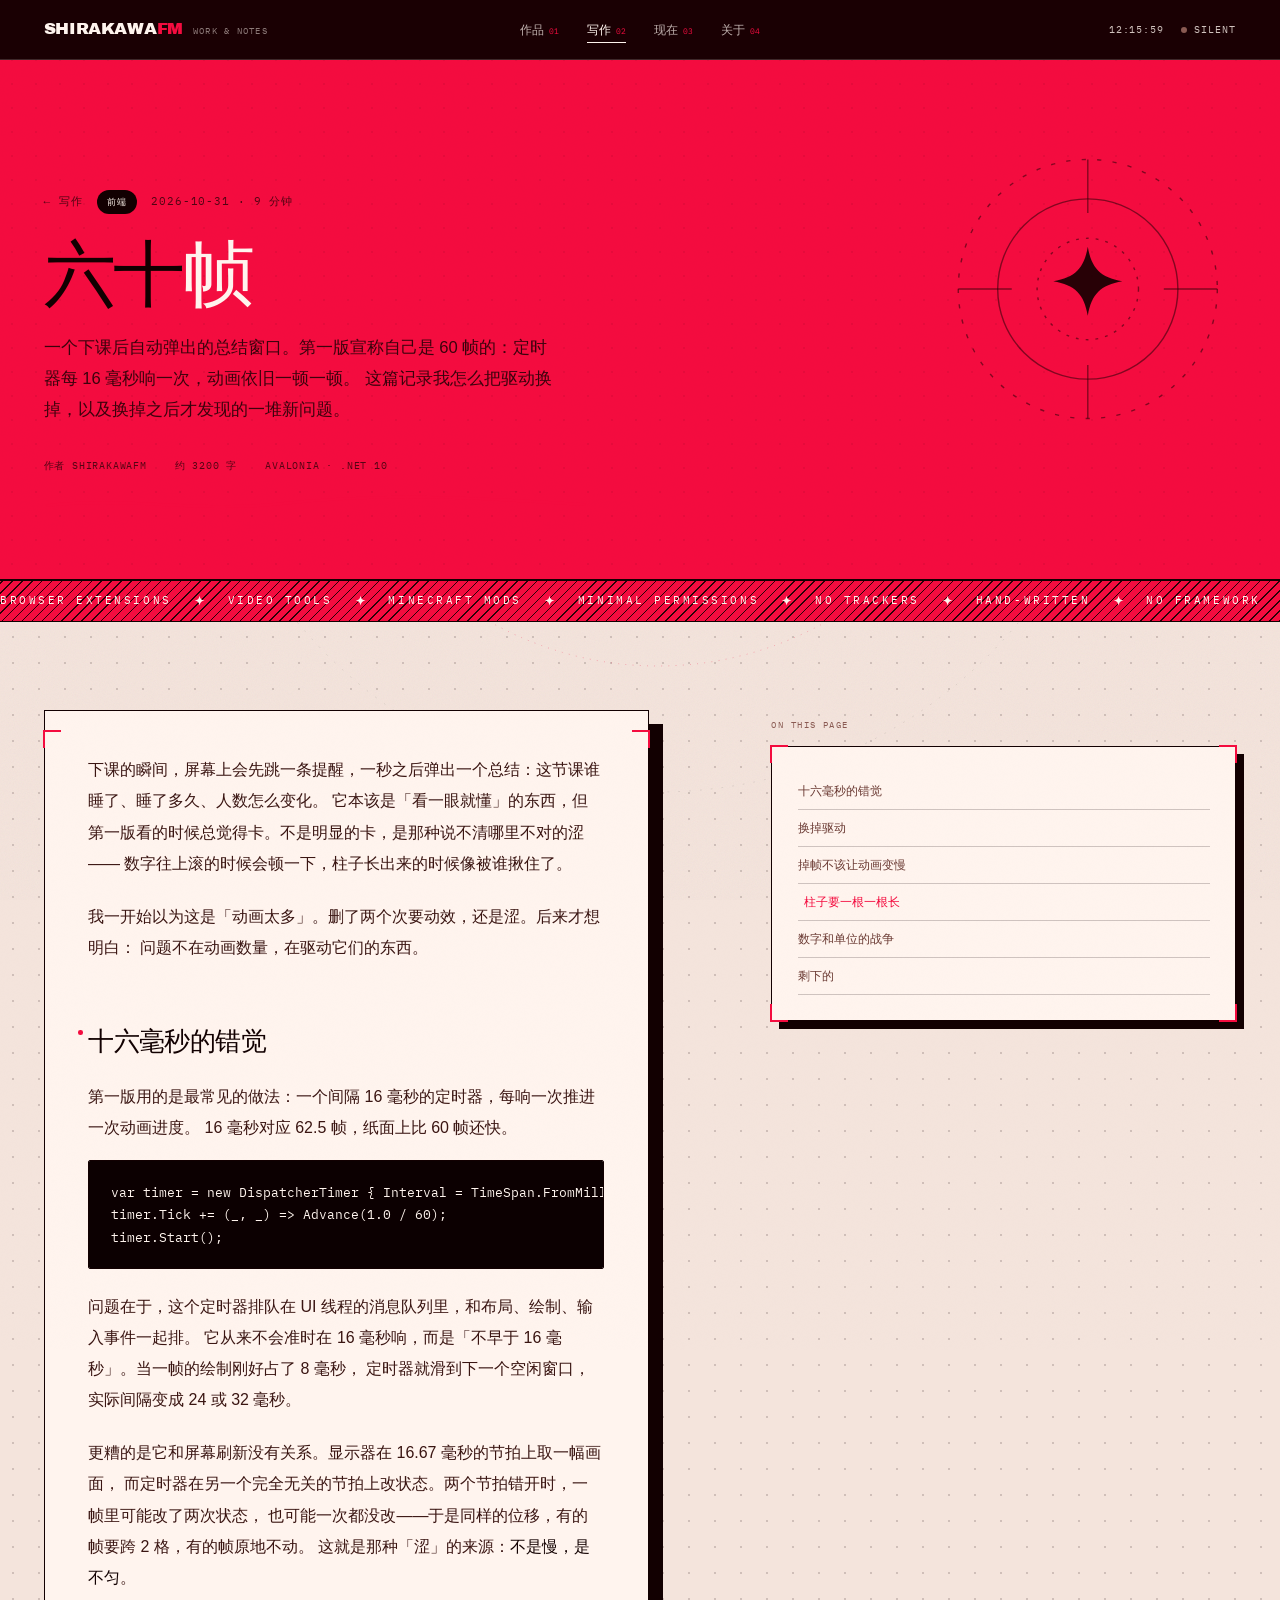
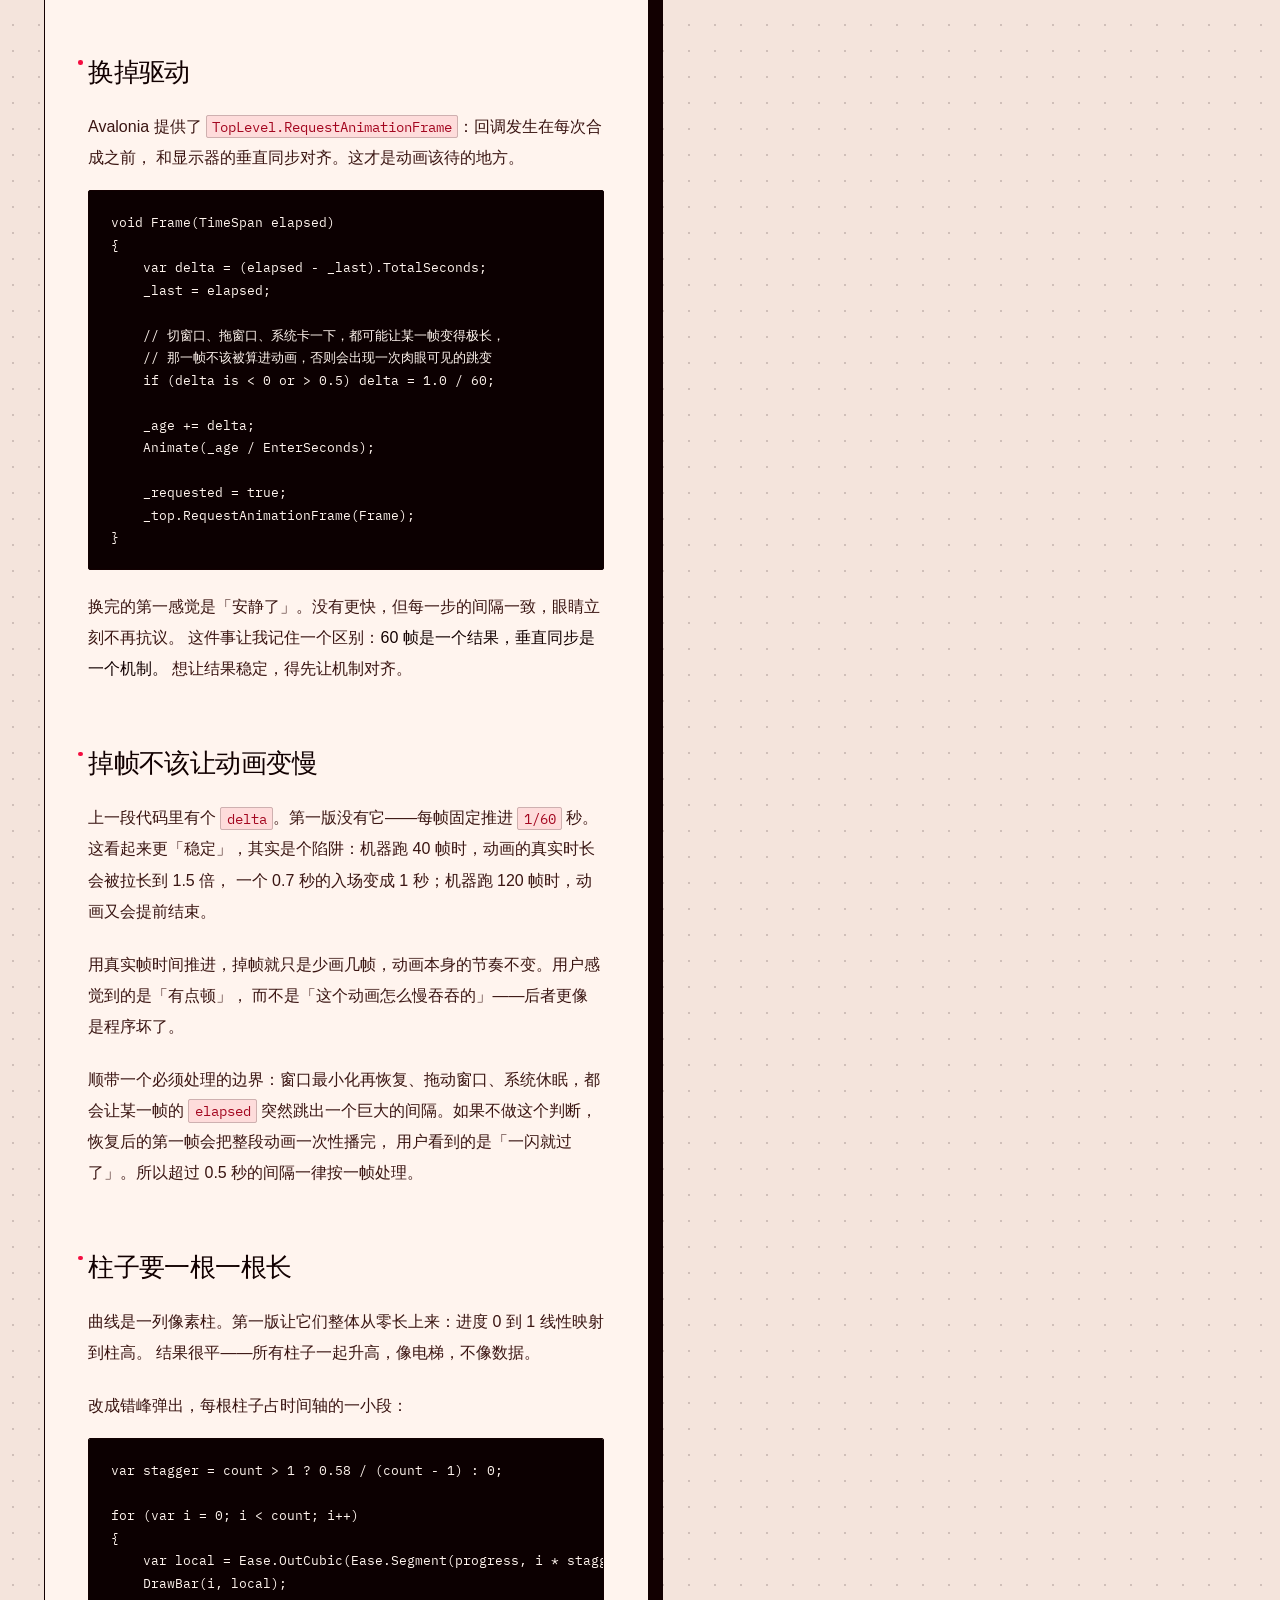
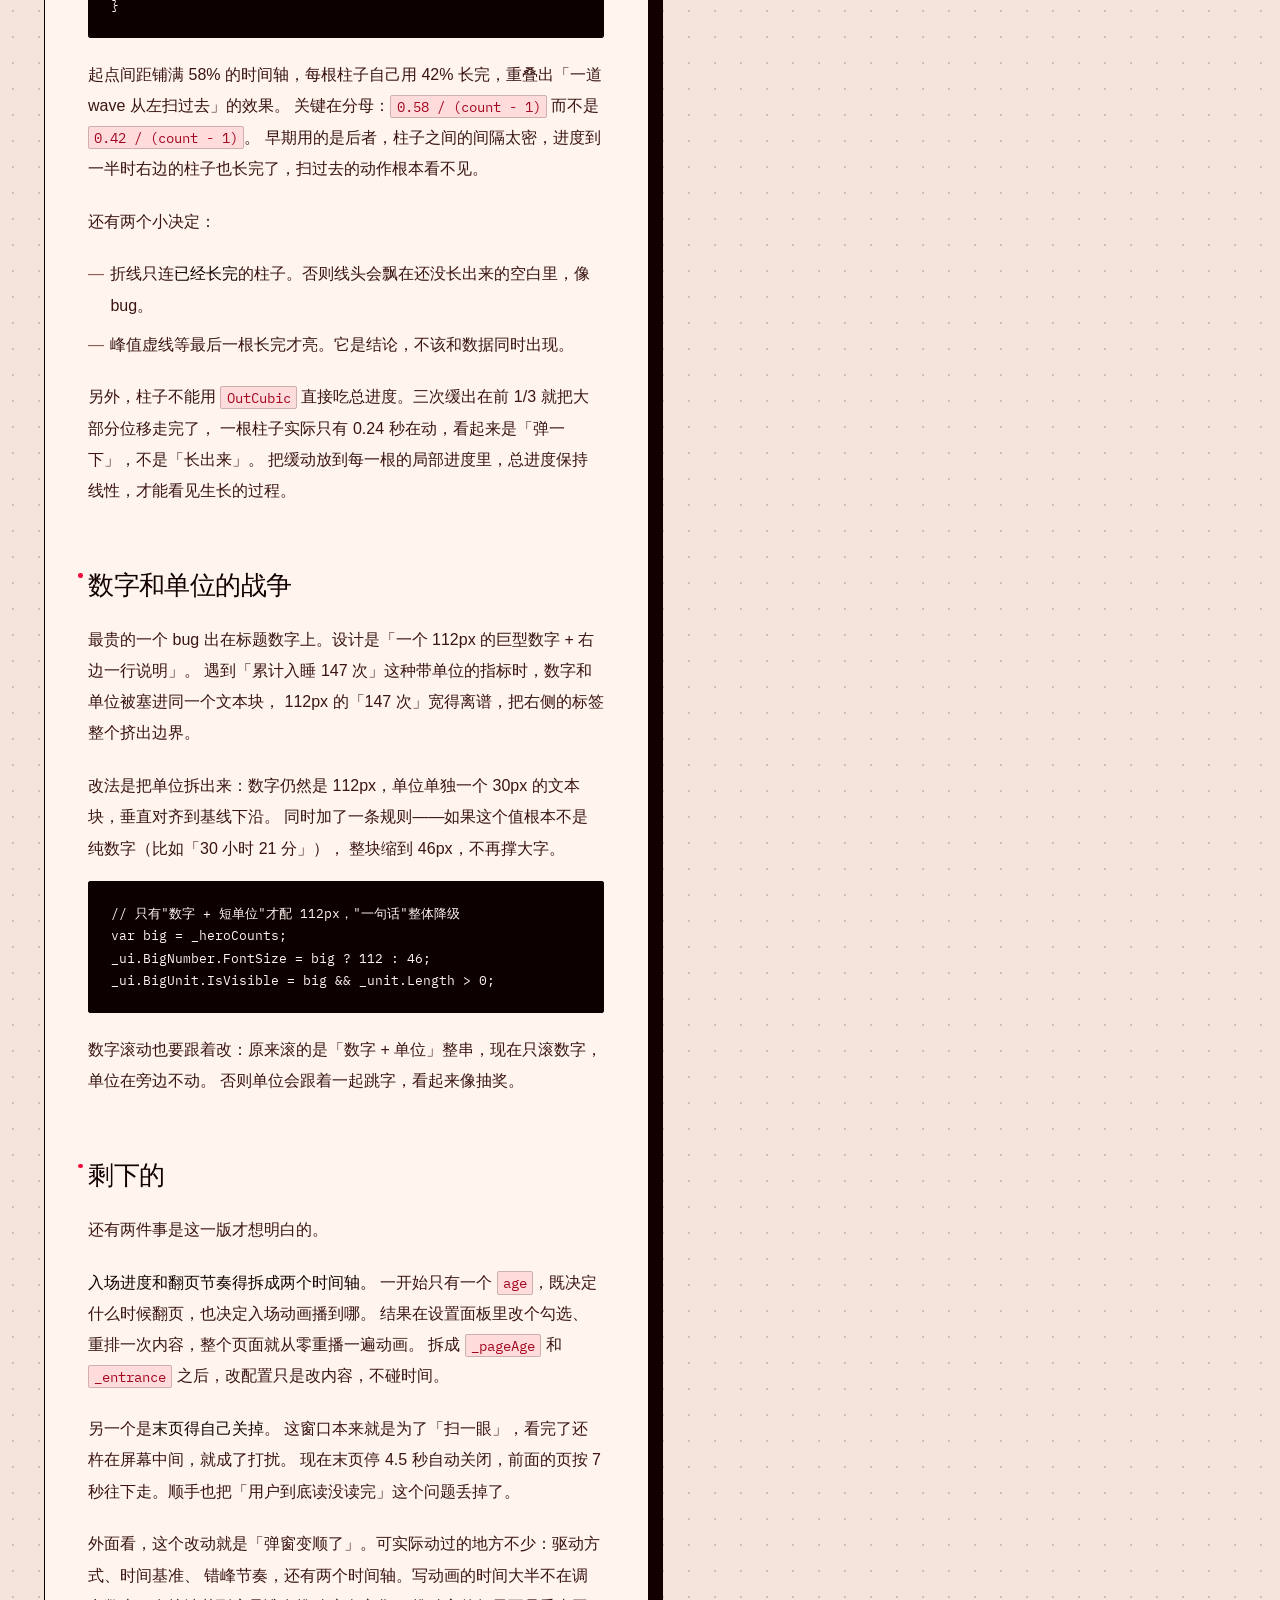
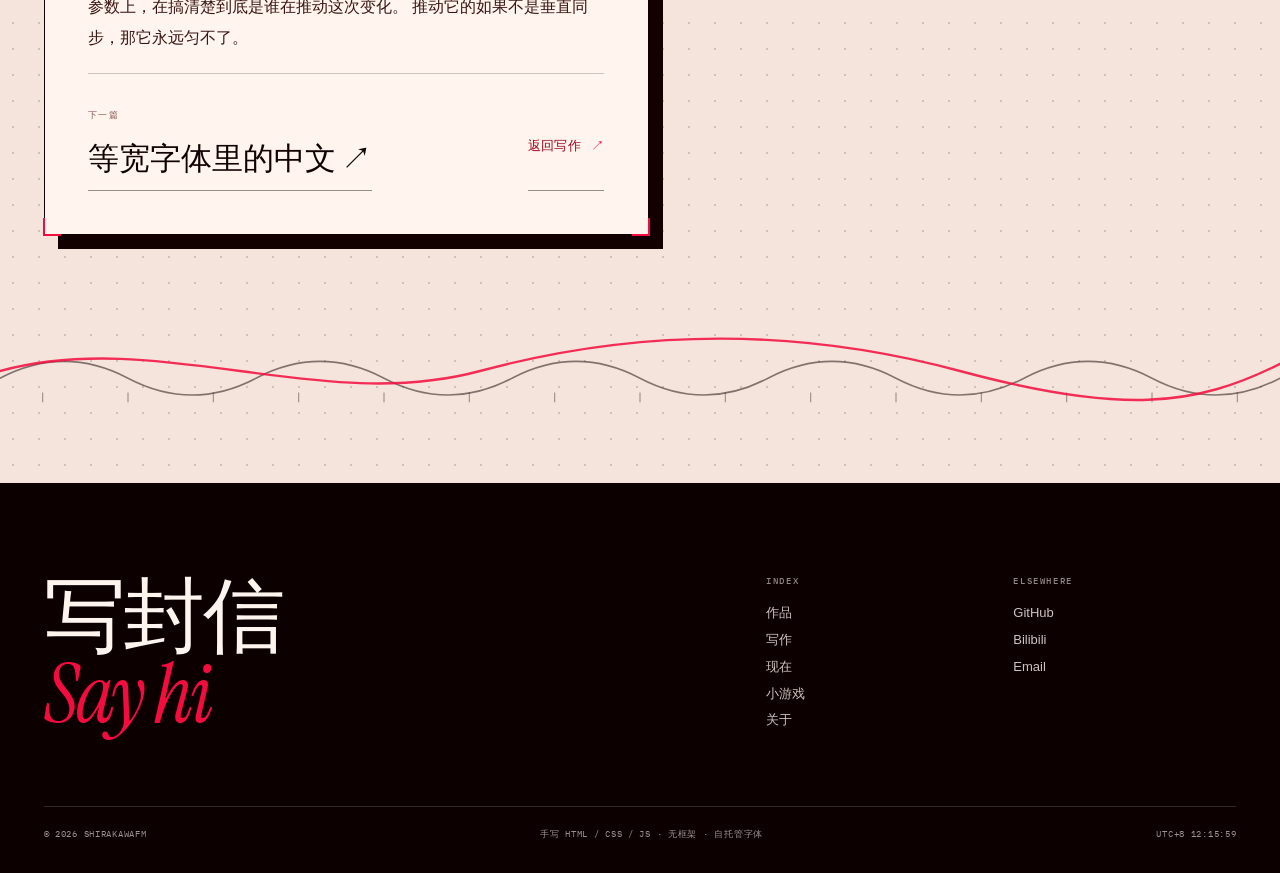
<file: writing/sixty-frames.html>
<!DOCTYPE html>
<html lang="zh-CN" data-page="sub">
<head>
<meta charset="utf-8">
<meta name="viewport" content="width=device-width, initial-scale=1">
<title>六十帧 · ShirakawaFM</title>
<meta name="description" content="一个课后总结弹窗的动画重写：为什么 16 毫秒的定时器做不出丝滑动画，垂直同步又是怎么救回来的。">
<meta name="theme-color" content="#f40c3f">
<meta property="og:type" content="article">
<meta property="og:title" content="六十帧：把一节课的呼吸放进一个弹窗">
<meta property="og:description" content="为什么 16 毫秒的定时器做不出丝滑动画，以及换掉之后冒出来的新问题。">
<meta property="og:url" content="https://shirakawafm.github.io/writing/sixty-frames.html">
<meta property="og:image" content="https://shirakawafm.github.io/assets/og.png">
<meta property="og:image:alt" content="六十帧：把一节课的呼吸放进一个弹窗 · 题图">
<meta name="twitter:card" content="summary_large_image">
<script type="application/ld+json">
{
  "@context": "https://schema.org",
  "@type": "BlogPosting",
  "headline": "六十帧：把一节课的呼吸放进一个弹窗",
  "description": "一个课后总结弹窗的动画重写：为什么 16 毫秒的定时器做不出丝滑动画，垂直同步又是怎么救回来的。",
  "url": "https://shirakawafm.github.io/writing/sixty-frames.html",
  "mainEntityOfPage": "https://shirakawafm.github.io/writing/sixty-frames.html",
  "datePublished": "2026-10-31",
  "dateModified": "2026-10-31",
  "inLanguage": "zh-CN",
  "image": "https://shirakawafm.github.io/assets/og.png",
  "author": {
    "@type": "Person",
    "name": "ShirakawaFM",
    "url": "https://shirakawafm.github.io/about/"
  }
}
</script>
<link rel="icon" href="/assets/favicon.svg" type="image/svg+xml">
<link rel="canonical" href="https://shirakawafm.github.io/writing/sixty-frames.html">
<link rel="preload" href="/assets/fonts/instrument-serif-400.woff2" as="font" type="font/woff2" crossorigin>
<link rel="preload" href="/assets/fonts/ibm-plex-mono-400.woff2" as="font" type="font/woff2" crossorigin>
<link rel="stylesheet" href="/assets/css/site.css">
<link rel="stylesheet" href="/assets/css/motion.css">
<script>
(function () {
  try {
    var saved = localStorage.getItem('fm-theme');
    if (saved) document.documentElement.dataset.theme = saved;
  } catch (e) {}
})();
</script>
</head>
<body>

<a class="skip-link" href="#main">跳到正文</a>
<div class="cursor" aria-hidden="true"></div>
<div class="cursor-dot" aria-hidden="true"></div>
<div class="progress" aria-hidden="true"></div>

<header class="site-header">
  <a class="brand" href="/" aria-label="ShirakawaFM 首页">
    <span class="brand__mark">Shirakawa<em>FM</em></span>
    <span class="brand__sub">Work & Notes</span>
  </a>
  <nav class="nav" aria-label="主导航">
    <a href="/#work">作品<sup>01</sup></a>
    <a href="/writing/" aria-current="page">写作<sup>02</sup></a>
    <a href="/now/">现在<sup>03</sup></a>
    <a href="/about/">关于<sup>04</sup></a>
  </nav>
  <div class="header-tools">
    <span class="clock" data-clock aria-label="北京时间">--:--:--</span>
    <button class="tool-btn" type="button" data-sound-toggle aria-pressed="false" aria-label="开启环境音">
      <span class="dot" aria-hidden="true"></span><span data-sound-label>SILENT</span>
    </button>
    <button class="theme-btn" type="button" data-theme-toggle aria-label="切换主题">◐</button>
    <button class="menu-btn" type="button" data-menu-toggle aria-expanded="false" aria-controls="menu">MENU</button>
  </div>
</header>

<div class="menu" id="menu" aria-hidden="true">
  <div></div>
  <nav class="menu__list" aria-label="移动导航">
    <a href="/#work" style="--i:0">作品<sup>01</sup></a>
    <a href="/writing/" style="--i:1">写作<sup>02</sup></a>
    <a href="/now/" style="--i:2">现在<sup>03</sup></a>
    <a href="/about/" style="--i:3">关于<sup>04</sup></a>
  </nav>
  <div class="menu__foot">
    <span>ShirakawaFM · 2026</span>
    <span>UTC+8</span>
  </div>
</div>

<main id="main">
  <header class="article-hero">
    <div class="shell">
      <div class="article-hero__kicker">
        <a class="mono" href="/writing/">← 写作</a>
        <span class="tag">前端</span>
        <span class="mono">2026-10-31 · 9 分钟</span>
      </div>
      <h1 class="article-title">六十<em>帧</em></h1>
      <p class="article-deck">
        一个下课后自动弹出的总结窗口。第一版宣称自己是 60 帧的：定时器每 16 毫秒响一次，动画依旧一顿一顿。
        这篇记录我怎么把驱动换掉，以及换掉之后才发现的一堆新问题。
      </p>
      <div class="article-meta">
        <span>作者 ShirakawaFM</span>
        <span>约 3200 字</span>
        <span>Avalonia · .NET 10</span>
      </div>
    </div>
  </header>

  <div class="shell article-layout">
    <article class="prose">
      <p>
        下课的瞬间，屏幕上会先跳一条提醒，一秒之后弹出一个总结：这节课谁睡了、睡了多久、人数怎么变化。
        它本该是「看一眼就懂」的东西，但第一版看的时候总觉得卡。不是明显的卡，是那种说不清哪里不对的涩——
        数字往上滚的时候会顿一下，柱子长出来的时候像被谁揪住了。
      </p>
      <p>
        我一开始以为这是「动画太多」。删了两个次要动效，还是涩。后来才想明白：
        问题不在动画数量，在驱动它们的东西。
      </p>

      <h2 id="s1">十六毫秒的错觉</h2>
      <p>
        第一版用的是最常见的做法：一个间隔 16 毫秒的定时器，每响一次推进一次动画进度。
        16 毫秒对应 62.5 帧，纸面上比 60 帧还快。
      </p>
      <pre><code>var timer = new DispatcherTimer { Interval = TimeSpan.FromMilliseconds(16) };
timer.Tick += (_, _) =&gt; Advance(1.0 / 60);
timer.Start();</code></pre>
      <p>
        问题在于，这个定时器排队在 UI 线程的消息队列里，和布局、绘制、输入事件一起排。
        它从来不会准时在 16 毫秒响，而是「不早于 16 毫秒」。当一帧的绘制刚好占了 8 毫秒，
        定时器就滑到下一个空闲窗口，实际间隔变成 24 或 32 毫秒。
      </p>
      <p>
        更糟的是它和屏幕刷新没有关系。显示器在 16.67 毫秒的节拍上取一幅画面，
        而定时器在另一个完全无关的节拍上改状态。两个节拍错开时，一帧里可能改了两次状态，
        也可能一次都没改——于是同样的位移，有的帧要跨 2 格，有的帧原地不动。
        这就是那种「涩」的来源：<strong>不是慢，是不匀</strong>。
      </p>

      <h2 id="s2">换掉驱动</h2>
      <p>
        Avalonia 提供了 <code>TopLevel.RequestAnimationFrame</code>：回调发生在每次合成之前，
        和显示器的垂直同步对齐。这才是动画该待的地方。
      </p>
      <pre><code>void Frame(TimeSpan elapsed)
{
    var delta = (elapsed - _last).TotalSeconds;
    _last = elapsed;

    // 切窗口、拖窗口、系统卡一下，都可能让某一帧变得极长，
    // 那一帧不该被算进动画，否则会出现一次肉眼可见的跳变
    if (delta is &lt; 0 or &gt; 0.5) delta = 1.0 / 60;

    _age += delta;
    Animate(_age / EnterSeconds);

    _requested = true;
    _top.RequestAnimationFrame(Frame);
}</code></pre>
      <p>
        换完的第一感觉是「安静了」。没有更快，但每一步的间隔一致，眼睛立刻不再抗议。
        这件事让我记住一个区别：<strong>60 帧是一个结果，垂直同步是一个机制。</strong>
        想让结果稳定，得先让机制对齐。
      </p>

      <h2 id="s3">掉帧不该让动画变慢</h2>
      <p>
        上一段代码里有个 <code>delta</code>。第一版没有它——每帧固定推进 <code>1/60</code> 秒。
        这看起来更「稳定」，其实是个陷阱：机器跑 40 帧时，动画的真实时长会被拉长到 1.5 倍，
        一个 0.7 秒的入场变成 1 秒；机器跑 120 帧时，动画又会提前结束。
      </p>
      <p>
        用真实帧时间推进，掉帧就只是少画几帧，动画本身的节奏不变。用户感觉到的是「有点顿」，
        而不是「这个动画怎么慢吞吞的」——后者更像是程序坏了。
      </p>
      <p>
        顺带一个必须处理的边界：窗口最小化再恢复、拖动窗口、系统休眠，都会让某一帧的
        <code>elapsed</code> 突然跳出一个巨大的间隔。如果不做这个判断，恢复后的第一帧会把整段动画一次性播完，
        用户看到的是「一闪就过了」。所以超过 0.5 秒的间隔一律按一帧处理。
      </p>

      <h2 id="s4">柱子要一根一根长</h2>
      <p>
        曲线是一列像素柱。第一版让它们整体从零长上来：进度 0 到 1 线性映射到柱高。
        结果很平——所有柱子一起升高，像电梯，不像数据。
      </p>
      <p>
        改成错峰弹出，每根柱子占时间轴的一小段：
      </p>
      <pre><code>var stagger = count &gt; 1 ? 0.58 / (count - 1) : 0;

for (var i = 0; i &lt; count; i++)
{
    var local = Ease.OutCubic(Ease.Segment(progress, i * stagger, i * stagger + 0.42));
    DrawBar(i, local);
}</code></pre>
      <p>
        起点间距铺满 58% 的时间轴，每根柱子自己用 42% 长完，重叠出「一道 wave 从左扫过去」的效果。
        关键在分母：<code>0.58 / (count - 1)</code> 而不是 <code>0.42 / (count - 1)</code>。
        早期用的是后者，柱子之间的间隔太密，进度到一半时右边的柱子也长完了，扫过去的动作根本看不见。
      </p>
      <p>
        还有两个小决定：
      </p>
      <ul>
        <li>
          折线只连<strong>已经长完</strong>的柱子。否则线头会飘在还没长出来的空白里，像 bug。
        </li>
        <li>
          峰值虚线等最后一根长完才亮。它是结论，不该和数据同时出现。
        </li>
      </ul>
      <p>
        另外，柱子不能用 <code>OutCubic</code> 直接吃总进度。三次缓出在前 1/3 就把大部分位移走完了，
        一根柱子实际只有 0.24 秒在动，看起来是「弹一下」，不是「长出来」。
        把缓动放到每一根的局部进度里，总进度保持线性，才能看见生长的过程。
      </p>

      <h2 id="s5">数字和单位的战争</h2>
      <p>
        最贵的一个 bug 出在标题数字上。设计是「一个 112px 的巨型数字 + 右边一行说明」。
        遇到「累计入睡 147 次」这种带单位的指标时，数字和单位被塞进同一个文本块，
        112px 的「147 次」宽得离谱，把右侧的标签整个挤出边界。
      </p>
      <p>
        改法是把单位拆出来：数字仍然是 112px，单位单独一个 30px 的文本块，垂直对齐到基线下沿。
        同时加了一条规则——如果这个值根本不是纯数字（比如「30 小时 21 分」），
        整块缩到 46px，不再撑大字。
      </p>
      <pre><code>// 只有"数字 + 短单位"才配 112px，"一句话"整体降级
var big = _heroCounts;
_ui.BigNumber.FontSize = big ? 112 : 46;
_ui.BigUnit.IsVisible = big &amp;&amp; _unit.Length &gt; 0;</code></pre>
      <p>
        数字滚动也要跟着改：原来滚的是「数字 + 单位」整串，现在只滚数字，单位在旁边不动。
        否则单位会跟着一起跳字，看起来像抽奖。
      </p>

      <h2 id="s6">剩下的</h2>
      <p>
        还有两件事是这一版才想明白的。
      </p>
      <p>
        <strong>入场进度和翻页节奏得拆成两个时间轴。</strong>
        一开始只有一个 <code>age</code>，既决定什么时候翻页，也决定入场动画播到哪。
        结果在设置面板里改个勾选、重排一次内容，整个页面就从零重播一遍动画。
        拆成 <code>_pageAge</code> 和 <code>_entrance</code> 之后，改配置只是改内容，不碰时间。
      </p>
      <p>
        另一个是<strong>末页得自己关掉</strong>。
        这窗口本来就是为了「扫一眼」，看完了还杵在屏幕中间，就成了打扰。
        现在末页停 4.5 秒自动关闭，前面的页按 7 秒往下走。顺手也把「用户到底读没读完」这个问题丢掉了。
      </p>
      <p>
        外面看，这个改动就是「弹窗变顺了」。可实际动过的地方不少：驱动方式、时间基准、
        错峰节奏，还有两个时间轴。写动画的时间大半不在调参数上，在搞清楚到底是谁在推动这次变化。
        推动它的如果不是垂直同步，那它永远匀不了。
      </p>

      <div class="article-foot">
        <a class="article-foot__next" href="/writing/ascii-alignment.html">
          <span>下一篇</span>
          <strong>等宽字体里的中文 ↗</strong>
        </a>
        <a class="link-line" href="/writing/">返回写作 <span class="arrow" aria-hidden="true">↗</span></a>
      </div>
    </article>

    <aside class="article-aside">
      <h2>On this page</h2>
      <nav class="toc" aria-label="文章目录">
        <a href="#s1">十六毫秒的错觉</a>
        <a href="#s2">换掉驱动</a>
        <a href="#s3">掉帧不该让动画变慢</a>
        <a href="#s4">柱子要一根一根长</a>
        <a href="#s5">数字和单位的战争</a>
        <a href="#s6">剩下的</a>
      </nav>
    </aside>
  </div>
</main>

<footer class="site-footer">
  <div class="shell">
    <div class="footer__top">
      <a class="footer__big" href="mailto:shirakawafm@outlook.com" data-magnetic="8">写封信<br><em>Say hi</em></a>
      <div class="footer__cols">
        <div class="footer__col">
          <h3>Index</h3>
          <a href="/#work">作品</a>
          <a href="/writing/">写作</a>
          <a href="/now/">现在</a>
          <a href="/#game">小游戏</a>
          <a href="/about/">关于</a>
        </div>
        <div class="footer__col">
          <h3>Elsewhere</h3>
          <a href="https://github.com/ShirakawaFM">GitHub</a>
          <a href="https://space.bilibili.com/209300529">Bilibili</a>
          <a href="mailto:shirakawafm@outlook.com">Email</a>
        </div>
      </div>
    </div>
    <div class="footer__bottom">
      <span>© <span data-year>2026</span> ShirakawaFM</span>
      <span>手写 HTML / CSS / JS · 无框架 · 自托管字体</span>
      <span>UTC+8 <span data-clock>--:--:--</span></span>
    </div>
  </div>
</footer>

<script src="/assets/js/site.js" defer></script>
<script src="/assets/js/motion.js" defer></script>
</body>
</html>
</file>
<file: assets/css/redesign.css>
/* ==========================================================================
   ShirakawaFM — Portfolio 2026
   Hand-written CSS. No frameworks. No third-party requests.
   ========================================================================== */

@font-face {
  font-family: "Archivo Black";
  src: url("../fonts/archivo-black.woff2") format("woff2");
  font-weight: 400;
  font-style: normal;
  font-display: swap;
}
@font-face {
  font-family: "Instrument Serif";
  src: url("../fonts/instrument-serif-400.woff2") format("woff2");
  font-weight: 400;
  font-style: normal;
  font-display: swap;
}
@font-face {
  font-family: "Instrument Serif";
  src: url("../fonts/instrument-serif-400-italic.woff2") format("woff2");
  font-weight: 400;
  font-style: italic;
  font-display: swap;
}
@font-face {
  font-family: "IBM Plex Mono";
  src: url("../fonts/ibm-plex-mono-400.woff2") format("woff2");
  font-weight: 400;
  font-style: normal;
  font-display: swap;
}

/* --------------------------------------------------------------------------
   Tokens
   -------------------------------------------------------------------------- */

:root {
  --red: #f40c3f;
  --red-bright: #ff274f;
  --ink: #120001;
  --deep: #0c0001;
  --cream: #fff4ee;
  --cream-2: #f4e4dc;

  --page: var(--red);
  --fg: var(--ink);
  --line: rgba(18, 0, 1, 0.88);
  --line-soft: rgba(18, 0, 1, 0.22);
  --panel: var(--cream);
  --panel-fg: var(--ink);

  --display: "Archivo Black", "Arial Black", "Helvetica Neue", Arial, sans-serif;
  --serif: "Instrument Serif", "Times New Roman", Georgia, serif;
  --serif-cn: "Songti SC", "STSong", "Noto Serif CJK SC", "Source Han Serif SC", "SimSun", serif;
  --sans: "Segoe UI Variable Display", "Segoe UI", "PingFang SC", "Hiragino Sans GB", "Microsoft YaHei", "Helvetica Neue", Arial, sans-serif;
  --mono: "IBM Plex Mono", "Cascadia Code", "SFMono-Regular", Consolas, "Liberation Mono", monospace;

  --header-h: 5.5rem;
  --gutter: clamp(1rem, 2.4vw, 2rem);
  --max: 1680px;
  --ease: cubic-bezier(0.16, 1, 0.3, 1);
  --ease-soft: cubic-bezier(0.23, 1, 0.32, 1);
}

html[data-mode="contrast"] {
  --page: #fff2ed;
  --fg: var(--ink);
  --line: rgba(18, 0, 1, 0.9);
  --line-soft: rgba(18, 0, 1, 0.2);
}

/* --------------------------------------------------------------------------
   Base
   -------------------------------------------------------------------------- */

*,
*::before,
*::after {
  box-sizing: border-box;
}

html {
  scroll-behavior: smooth;
  scroll-padding-top: calc(var(--header-h) + 1rem);
  -webkit-text-size-adjust: 100%;
}

html,
body {
  overflow-x: clip;
}

body {
  margin: 0;
  background: var(--page);
  color: var(--fg);
  font-family: var(--sans);
  font-size: 16px;
  line-height: 1.55;
  -webkit-font-smoothing: antialiased;
  -moz-osx-font-smoothing: grayscale;
  transition: background-color 0.35s ease, color 0.35s ease;
}

body.is-loading,
body.menu-open,
body.say-open {
  overflow: hidden;
}

h1, h2, h3, h4, p, figure, blockquote, ul, ol {
  margin: 0;
}

ul, ol {
  padding: 0;
  list-style: none;
}

img, svg {
  display: block;
  max-width: 100%;
}

a {
  color: inherit;
}

button {
  font: inherit;
  color: inherit;
}

button,
a {
  -webkit-tap-highlight-color: transparent;
}

svg use {
  pointer-events: none;
}

::selection {
  background: var(--ink);
  color: var(--cream);
}

html[data-mode="contrast"] ::selection {
  background: var(--ink);
  color: var(--cream);
}

:focus-visible {
  outline: 2px solid var(--ink);
  outline-offset: 3px;
}

.work :focus-visible,
.contact :focus-visible,
.footer :focus-visible,
.site-menu :focus-visible {
  outline-color: var(--cream);
}

.say__panel :focus-visible {
  outline-color: var(--ink);
}

.sr-only {
  position: absolute !important;
  width: 1px;
  height: 1px;
  padding: 0;
  margin: -1px;
  overflow: hidden;
  clip: rect(0 0 0 0);
  white-space: nowrap;
  border: 0;
}

.svg-sprite {
  position: absolute;
  width: 0;
  height: 0;
  overflow: hidden;
}

.skip-link {
  position: fixed;
  top: 0.7rem;
  left: 0.7rem;
  z-index: 3000;
  padding: 0.7rem 1rem;
  background: var(--ink);
  color: var(--cream);
  font-family: var(--mono);
  font-size: 0.7rem;
  letter-spacing: 0.08em;
  text-transform: uppercase;
  text-decoration: none;
  translate: 0 -180%;
  transition: translate 0.3s var(--ease);
}

.skip-link:focus-visible {
  translate: 0 0;
}

.icon {
  width: 18px;
  height: 18px;
}

.star {
  width: 12px;
  height: 12px;
  flex: none;
}

.eyebrow {
  font-family: var(--mono);
  font-size: 0.62rem;
  letter-spacing: 0.18em;
  text-transform: uppercase;
}

.eyebrow--light {
  color: rgba(255, 244, 238, 0.55);
}

.status-dot {
  position: relative;
  display: inline-block;
  width: 6px;
  height: 6px;
  margin-right: 0.45em;
  border-radius: 50%;
  background: currentColor;
  vertical-align: 0.08em;
}

.status-dot::after {
  content: "";
  position: absolute;
  inset: -4px;
  border: 1px solid currentColor;
  border-radius: 50%;
  opacity: 0;
  animation: pulse-dot 3s ease-out infinite;
}

/* --------------------------------------------------------------------------
   Ambient layers
   -------------------------------------------------------------------------- */

.page-noise {
  position: fixed;
  inset: 0;
  z-index: 1100;
  pointer-events: none;
  opacity: 0.16;
  mix-blend-mode: soft-light;
  background-image: url("data:image/svg+xml,%3Csvg xmlns='http://www.w3.org/2000/svg' width='180' height='180'%3E%3Cfilter id='n'%3E%3CfeTurbulence type='fractalNoise' baseFrequency='0.85' numOctaves='2' stitchTiles='stitch'/%3E%3C/filter%3E%3Crect width='100%25' height='100%25' filter='url(%23n)' opacity='0.6'/%3E%3C/svg%3E");
  background-size: 180px 180px;
}

.scroll-progress {
  position: fixed;
  top: 0;
  left: 0;
  z-index: 1300;
  width: 100%;
  height: 3px;
  background: var(--cream);
  transform: scaleX(0);
  transform-origin: 0 50%;
  pointer-events: none;
}

html[data-mode="contrast"] .scroll-progress {
  background: var(--ink);
}

/* --------------------------------------------------------------------------
   Boot screen
   -------------------------------------------------------------------------- */

.boot {
  position: fixed;
  inset: 0;
  z-index: 2000;
  display: grid;
  place-items: center;
  padding: var(--gutter);
  background: var(--ink);
  color: var(--cream);
  clip-path: inset(0);
  transition: clip-path 0.9s var(--ease);
}

.boot.is-done {
  clip-path: inset(0 0 100% 0);
  pointer-events: none;
}

.boot__inner {
  width: min(80vw, 560px);
}

.boot__top {
  display: flex;
  align-items: center;
  justify-content: space-between;
  gap: 1rem;
  padding-bottom: 1.2rem;
  border-bottom: 1px solid rgba(255, 244, 238, 0.2);
}

.boot__brand {
  font-family: var(--display);
  font-size: clamp(1.5rem, 4vw, 2.4rem);
  letter-spacing: -0.04em;
  text-transform: uppercase;
}

.boot__brand em {
  font-style: normal;
  color: var(--red);
}

.boot__star {
  width: 22px;
  height: 22px;
  fill: var(--red);
  animation: spin 8s linear infinite;
}

.boot__bar {
  height: 2px;
  margin: 1.4rem 0 0.7rem;
  background: rgba(255, 244, 238, 0.18);
  overflow: hidden;
}

.boot__bar i {
  display: block;
  width: 100%;
  height: 100%;
  background: var(--red);
  transform: scaleX(0);
  transform-origin: 0 50%;
}

.boot__meta {
  display: flex;
  justify-content: space-between;
  font-family: var(--mono);
  font-size: 0.6rem;
  letter-spacing: 0.14em;
  text-transform: uppercase;
  color: rgba(255, 244, 238, 0.6);
}

.boot__meta b {
  color: var(--red);
  font-weight: 400;
}

.boot__status {
  margin-top: 2.4rem;
  font-family: var(--mono);
  font-size: 0.55rem;
  letter-spacing: 0.12em;
  color: rgba(255, 244, 238, 0.35);
}

/* --------------------------------------------------------------------------
   Custom cursor
   -------------------------------------------------------------------------- */

.cursor {
  position: fixed;
  top: 0;
  left: 0;
  z-index: 1400;
  width: 0;
  height: 0;
  pointer-events: none;
  opacity: 0;
  transition: opacity 0.25s ease;
}

.cursor__disc {
  position: absolute;
  top: 0;
  left: 0;
  display: grid;
  place-items: center;
  width: 12px;
  height: 12px;
  border: 1px solid var(--ink);
  border-radius: 50%;
  background: var(--cream);
  transform: translate(-50%, -50%) scale(1);
  transition: width 0.35s var(--ease), height 0.35s var(--ease), background-color 0.25s ease, border-color 0.25s ease;
}

.cursor__label {
  font-family: var(--mono);
  font-size: 0.5rem;
  letter-spacing: 0.08em;
  text-transform: uppercase;
  color: var(--ink);
  opacity: 0;
  transform: scale(0.6);
  transition: opacity 0.2s ease, transform 0.25s var(--ease);
  white-space: nowrap;
}

.cursor.is-visible {
  opacity: 1;
}

.cursor.is-active .cursor__disc {
  width: 68px;
  height: 68px;
  background: var(--cream);
  border-color: var(--ink);
}

.cursor.is-active .cursor__label {
  opacity: 1;
  transform: scale(1);
}

html.has-cursor,
html.has-cursor * {
  cursor: none !important;
}

/* --------------------------------------------------------------------------
   Masthead
   -------------------------------------------------------------------------- */

.masthead {
  position: sticky;
  top: 0;
  z-index: 120;
  display: flex;
  align-items: stretch;
  height: var(--header-h);
  background: var(--page);
  border-bottom: 1px solid var(--line);
  transition: background-color 0.35s ease;
}

.masthead > * {
  border-right: 1px solid var(--line);
  min-width: 0;
}

.masthead > *:last-child {
  border-right: 0;
}

.masthead__logo {
  flex: 0 0 var(--header-h);
  display: flex;
  flex-direction: column;
  align-items: center;
  justify-content: center;
  gap: 3px;
  background: var(--ink);
  color: var(--cream);
  text-decoration: none;
  transition: background-color 0.3s ease, color 0.3s ease;
}

.logo-glyph {
  width: 30px;
  height: 30px;
  fill: currentColor;
  transition: transform 0.4s var(--ease), fill 0.3s ease;
}

.logo-fm {
  font-family: var(--mono);
  font-size: 0.43rem;
  letter-spacing: 0.28em;
  text-indent: 0.28em;
  color: var(--red);
}

.masthead__logo:hover {
  background: var(--cream);
  color: var(--ink);
}

.masthead__logo:hover .logo-glyph {
  transform: rotate(-8deg) scale(0.94);
  fill: var(--ink);
}

.masthead__logo:hover .logo-fm {
  color: var(--red);
}

.masthead__console {
  flex: 1 1 auto;
  display: flex;
  flex-direction: column;
  justify-content: center;
  gap: 2px;
  padding: 0 1.3rem;
  overflow: hidden;
  font-family: var(--mono);
  font-size: 0.58rem;
  line-height: 1.55;
  letter-spacing: 0.04em;
  text-transform: uppercase;
  color: rgba(18, 0, 1, 0.72);
}

.console__line {
  display: block;
  white-space: nowrap;
  overflow: hidden;
  text-overflow: ellipsis;
}

.console__line[data-console-line="0"] {
  font-weight: 700;
  color: var(--ink);
}

.console__caret {
  display: inline-block;
  width: 0.5em;
  height: 0.85em;
  margin-left: 0.35em;
  background: var(--ink);
  vertical-align: -0.1em;
  animation: blink 1.1s steps(1) infinite;
}

.masthead__nav {
  display: flex;
  align-items: stretch;
  flex: none;
}

.masthead__nav a {
  position: relative;
  display: flex;
  flex-direction: column;
  align-items: center;
  justify-content: center;
  min-width: 6.2rem;
  padding: 0 1.2rem;
  border-left: 1px solid var(--line);
  color: var(--ink);
  text-decoration: none;
  transition: background-color 0.25s ease, color 0.25s ease;
}

.masthead__nav a:first-child {
  border-left: 0;
}

.masthead__nav a sup {
  position: absolute;
  top: 1.05rem;
  right: 0.8rem;
  font-family: var(--mono);
  font-size: 0.44rem;
  letter-spacing: 0.04em;
  opacity: 0.5;
}

.nav__en {
  font-family: var(--mono);
  font-size: 0.68rem;
  line-height: 1;
  letter-spacing: 0.09em;
  text-transform: uppercase;
}

.nav__zh {
  margin-top: 0.28rem;
  font-family: var(--serif-cn);
  font-size: 0.62rem;
  letter-spacing: 0.16em;
  opacity: 0.6;
}

.masthead__nav a::before {
  content: "";
  position: absolute;
  left: 0.75rem;
  top: 50%;
  width: 0;
  height: 0;
  border-top: 3px solid transparent;
  border-bottom: 3px solid transparent;
  border-left: 5px solid currentColor;
  transform: translateY(-50%);
  opacity: 0;
}

.masthead__nav a:hover,
.masthead__nav a.is-active {
  background: var(--ink);
  color: var(--red);
}

.masthead__nav a:hover::before,
.masthead__nav a.is-active::before {
  animation: blink-in 0.35s steps(2) forwards;
}

.masthead__nav a:hover .nav__zh,
.masthead__nav a.is-active .nav__zh {
  opacity: 0.75;
}

.masthead__nav a:hover sup,
.masthead__nav a.is-active sup {
  opacity: 0.8;
}

.masthead__socials {
  display: flex;
  align-items: stretch;
  flex: none;
}

.masthead__socials a {
  display: grid;
  place-items: center;
  width: 3.1rem;
  border-left: 1px solid var(--line);
  color: var(--ink);
  transition: background-color 0.25s ease, color 0.25s ease;
}

.masthead__socials a:first-child {
  border-left: 0;
}

.masthead__socials a:hover {
  background: var(--ink);
  color: var(--red);
}

.masthead__contrast {
  flex: none;
  width: 3.1rem;
  border: 0;
  background: transparent;
  display: grid;
  place-items: center;
  color: var(--ink);
  cursor: pointer;
  transition: background-color 0.25s ease, color 0.25s ease;
}

.masthead__contrast:hover,
.masthead__contrast[aria-pressed="true"] {
  background: var(--ink);
  color: var(--red);
}

.masthead__status {
  flex: none;
  width: 14rem;
  display: flex;
  flex-direction: column;
  justify-content: center;
  gap: 0.12rem;
  padding: 0 1.1rem;
  font-family: var(--mono);
  font-size: 0.56rem;
  line-height: 1.5;
  letter-spacing: 0.02em;
  text-transform: uppercase;
  color: rgba(18, 0, 1, 0.72);
}

.masthead__status p {
  white-space: nowrap;
}

.masthead__status a {
  color: var(--ink);
  text-decoration: none;
  border-bottom: 1px solid currentColor;
}

.masthead__status a:hover {
  color: var(--ink);
  background: var(--cream);
}

.masthead__clock {
  display: none;
  flex: none;
  flex-direction: column;
  align-items: center;
  justify-content: center;
  gap: 0.15rem;
  padding: 0 0.7rem;
  font-family: var(--mono);
  font-size: 0.56rem;
  letter-spacing: 0.03em;
  color: var(--ink);
  white-space: nowrap;
}

.masthead__clock em {
  font-style: normal;
  font-size: 0.42rem;
  letter-spacing: 0.12em;
  opacity: 0.55;
}

.masthead__qr {
  flex: 0 0 5.5rem;
  display: grid;
  place-items: center;
  background: var(--ink);
  color: var(--cream);
}

.masthead__qr img {
  width: 52px;
  height: 52px;
  transition: transform 0.4s var(--ease);
}

.masthead__qr:hover img {
  transform: scale(1.08) rotate(-3deg);
}

.menu-toggle {
  display: none;
  align-items: center;
  justify-content: center;
  gap: 0.6rem;
  min-width: 6.5rem;
  border: 0;
  background: transparent;
  color: var(--ink);
  font-family: var(--mono);
  font-size: 0.58rem;
  letter-spacing: 0.1em;
  text-transform: uppercase;
}

.menu-toggle__lines {
  display: grid;
  gap: 4px;
  width: 16px;
}

.menu-toggle__lines i {
  display: block;
  height: 1px;
  background: currentColor;
}

.menu-toggle:hover {
  background: var(--ink);
  color: var(--red);
}

/* --------------------------------------------------------------------------
   Mobile index
   -------------------------------------------------------------------------- */

.site-menu {
  position: fixed;
  inset: 0;
  z-index: 900;
  display: flex;
  flex-direction: column;
  padding: clamp(1.1rem, 3vw, 2rem);
  background: var(--ink);
  color: var(--cream);
  clip-path: inset(0 0 100% 0);
  visibility: hidden;
  transition: clip-path 0.75s var(--ease), visibility 0s linear 0.75s;
}

.site-menu.is-open {
  clip-path: inset(0);
  visibility: visible;
  transition: clip-path 0.75s var(--ease), visibility 0s;
}

.site-menu__head {
  display: flex;
  align-items: center;
  justify-content: space-between;
  gap: 1rem;
  padding-bottom: 1rem;
  border-bottom: 1px solid rgba(255, 244, 238, 0.22);
}

.site-menu__brand {
  font-family: var(--display);
  font-size: 0.95rem;
  letter-spacing: -0.02em;
  text-transform: uppercase;
}

.site-menu__brand em {
  font-style: normal;
  color: var(--red);
}

.site-menu__close {
  border: 1px solid rgba(255, 244, 238, 0.35);
  background: transparent;
  padding: 0.55rem 0.75rem;
  color: var(--cream);
  font-family: var(--mono);
  font-size: 0.58rem;
  letter-spacing: 0.1em;
  text-transform: uppercase;
}

.site-menu__close:hover {
  background: var(--red);
  color: var(--ink);
  border-color: var(--red);
}

.site-menu__nav {
  flex: 1;
  display: flex;
  flex-direction: column;
  justify-content: center;
  padding: clamp(1.5rem, 6vh, 4rem) 0;
}

.site-menu__nav a {
  display: flex;
  align-items: baseline;
  gap: clamp(0.8rem, 3vw, 2rem);
  padding: clamp(0.5rem, 1.6vh, 1rem) 0;
  border-bottom: 1px solid rgba(255, 244, 238, 0.14);
  color: var(--cream);
  text-decoration: none;
  font-family: var(--display);
  font-size: clamp(2.2rem, 10vw, 4.6rem);
  line-height: 1;
  text-transform: uppercase;
  opacity: 0;
  translate: 0 20px;
  transition: opacity 0.5s var(--ease), translate 0.5s var(--ease), color 0.25s ease;
}

.site-menu.is-open .site-menu__nav a {
  opacity: 1;
  translate: 0 0;
}

.site-menu.is-open .site-menu__nav a:nth-child(1) { transition-delay: 0.16s; }
.site-menu.is-open .site-menu__nav a:nth-child(2) { transition-delay: 0.22s; }
.site-menu.is-open .site-menu__nav a:nth-child(3) { transition-delay: 0.28s; }
.site-menu.is-open .site-menu__nav a:nth-child(4) { transition-delay: 0.34s; }

.site-menu__nav a sup {
  font-family: var(--mono);
  font-size: 0.6rem;
  letter-spacing: 0.04em;
  color: var(--red);
  opacity: 0.9;
}

.site-menu__nav a em {
  margin-left: auto;
  font-family: var(--serif);
  font-size: 0.3em;
  font-style: italic;
  color: rgba(255, 244, 238, 0.45);
}

.site-menu__nav a:hover {
  color: var(--red);
}

.site-menu__foot {
  display: grid;
  gap: 0.8rem;
  padding-top: 1rem;
  border-top: 1px solid rgba(255, 244, 238, 0.22);
  font-family: var(--mono);
  font-size: 0.6rem;
  letter-spacing: 0.05em;
  text-transform: uppercase;
}

.site-menu__mail {
  color: var(--cream);
  text-decoration: none;
  font-size: 0.7rem;
  word-break: break-all;
}

.site-menu__links {
  display: flex;
  flex-wrap: wrap;
  gap: 1rem;
}

.site-menu__links a {
  color: rgba(255, 244, 238, 0.6);
  text-decoration: none;
}

.site-menu__links a:hover {
  color: var(--red);
}

.site-menu__foot p {
  color: rgba(255, 244, 238, 0.35);
  font-size: 0.55rem;
}

/* --------------------------------------------------------------------------
   Hero
   -------------------------------------------------------------------------- */

.hero {
  position: relative;
  display: flex;
  flex-direction: column;
  min-height: calc(100svh - var(--header-h));
  overflow: hidden;
  background: var(--page);
  border-bottom: 1px solid var(--line);
}

.hero__waves {
  position: absolute;
  inset: 0;
  z-index: 0;
  width: 100%;
  height: 100%;
  pointer-events: none;
}

.hero__side {
  position: absolute;
  top: 50%;
  right: 0.65rem;
  z-index: 3;
  writing-mode: vertical-rl;
  font-family: var(--mono);
  font-size: 0.5rem;
  letter-spacing: 0.32em;
  text-transform: uppercase;
  color: var(--ink);
  opacity: 0.5;
  transform: translateY(-50%);
  pointer-events: none;
}

.hero__meta {
  position: relative;
  z-index: 2;
  display: grid;
  grid-template-columns: 1fr auto 1fr;
  align-items: center;
  gap: 1rem;
  padding: 0.85rem var(--gutter);
  border-bottom: 1px solid var(--line);
  font-family: var(--mono);
  font-size: 0.55rem;
  letter-spacing: 0.12em;
  text-transform: uppercase;
  color: var(--ink);
}

.hero__meta span:nth-child(2) {
  text-align: center;
  opacity: 0.62;
}

.hero__meta i {
  font-style: normal;
  margin: 0 0.35rem;
  color: var(--red);
}

.hero__meta > span:last-child {
  text-align: right;
  opacity: 0.62;
}

.hero__stage {
  position: relative;
  z-index: 2;
  flex: 1;
  display: flex;
  flex-direction: column;
  align-items: center;
  justify-content: center;
  padding: clamp(1.6rem, 4vh, 3rem) var(--gutter) clamp(1.4rem, 4vh, 2.6rem);
  text-align: center;
}

.hero__kicker {
  display: flex;
  align-items: center;
  gap: 0.8rem;
  margin-bottom: clamp(1.2rem, 3vh, 2.2rem);
  font-family: var(--mono);
  font-size: clamp(0.56rem, 0.62vw + 0.35rem, 0.7rem);
  letter-spacing: 0.14em;
  text-transform: uppercase;
  color: var(--ink);
}

.hero__kicker .star {
  width: 9px;
  height: 9px;
  opacity: 0.65;
}

.hero__title {
  width: 100%;
  font-family: var(--display);
  font-weight: 400;
  font-size: clamp(2.65rem, 13vw, 15rem);
  line-height: 0.8;
  letter-spacing: -0.055em;
  text-transform: uppercase;
  color: var(--ink);
}

.hero__line {
  display: block;
  overflow: hidden;
  padding-bottom: 0.05em;
}

.hero__line--last {
  display: flex;
  align-items: center;
  justify-content: center;
  gap: 0.35rem;
}

.hero__word {
  display: inline-block;
  white-space: nowrap;
}

.hero__word .char {
  display: inline-block;
  transform: translate3d(0, 112%, 0) rotate(3deg);
  opacity: 0;
}

.is-ready .hero__word .char {
  animation: char-up 1s var(--ease) both;
  animation-delay: calc(var(--i) * 26ms + 140ms);
}

.hero__star {
  display: inline-flex;
  align-items: center;
  justify-content: center;
  width: 0.5em;
  height: 0.5em;
  margin-left: 0.1em;
  flex: none;
  color: var(--cream);
  opacity: 0;
  transform: scale(0.4) rotate(-45deg);
}

.is-ready .hero__star {
  animation: star-in 1.1s var(--ease) 0.75s forwards;
}

.hero__star svg {
  width: 100%;
  height: 100%;
  fill: currentColor;
  animation: spin 16s linear infinite;
}

.hero__sub {
  max-width: 38rem;
  margin-top: clamp(1.2rem, 3.4vh, 2.4rem);
  font-family: var(--serif-cn);
  font-size: clamp(0.9rem, 0.5vw + 0.72rem, 1.08rem);
  line-height: 1.9;
  letter-spacing: 0.03em;
  color: var(--ink);
  opacity: 0;
  translate: 0 16px;
  transition: opacity 0.9s var(--ease), translate 0.9s var(--ease);
}

.hero__sub::before {
  content: "";
  display: block;
  width: 34px;
  height: 1px;
  margin: 0 auto 1rem;
  background: var(--ink);
  opacity: 0.35;
}

.is-ready .hero__sub {
  opacity: 0.82;
  translate: 0 0;
  transition-delay: 0.65s;
}

.hero__kicker,
.hero__meta {
  opacity: 0;
  translate: 0 12px;
  transition: opacity 0.8s var(--ease), translate 0.8s var(--ease);
}

.is-ready .hero__kicker,
.is-ready .hero__meta {
  opacity: 1;
  translate: 0 0;
  transition-delay: 0.1s;
}

.hero__foot {
  position: relative;
  z-index: 2;
  display: grid;
  grid-template-columns: 1fr auto 1fr;
  align-items: center;
  gap: 1rem;
  padding: 0.85rem var(--gutter);
  border-top: 1px solid var(--line);
  font-family: var(--mono);
  font-size: 0.55rem;
  letter-spacing: 0.1em;
  text-transform: uppercase;
  color: var(--ink);
}

.hero__avail {
  display: flex;
  align-items: center;
  gap: 0.2rem;
}

.hero__scroll {
  display: inline-flex;
  align-items: center;
  gap: 0.5rem;
  padding: 0.3rem 0.6rem;
  text-decoration: none;
  color: var(--ink);
  border: 1px solid transparent;
  transition: background-color 0.25s ease, color 0.25s ease;
}

.hero__scroll::after {
  content: "";
  width: 26px;
  height: 1px;
  background: currentColor;
  order: 2;
  transition: width 0.3s var(--ease);
}

.hero__scroll span {
  order: 3;
  font-size: 0.8rem;
  line-height: 1;
}

.hero__scroll:hover {
  background: var(--ink);
  color: var(--red);
}

.hero__scroll:hover::after {
  width: 40px;
}

.hero__local {
  justify-self: end;
  opacity: 0.6;
}

/* binary strips */

.binary {
  position: relative;
  z-index: 2;
  display: grid;
  gap: 2px;
  padding: 0.4rem 0;
  overflow: hidden;
  background: var(--page);
}

.binary--top {
  border-bottom: 1px solid var(--line);
}

.binary--bottom {
  border-top: 1px solid var(--line);
}

.binary__row {
  display: flex;
  align-items: center;
  gap: 0;
  height: 0.75rem;
  overflow: hidden;
  white-space: nowrap;
  font-family: var(--mono);
  font-size: 0.56rem;
  letter-spacing: 0.08em;
  color: var(--ink);
  opacity: 0.7;
}

.binary__row:nth-child(2) {
  opacity: 0.45;
  transform: translateX(-38px);
}

.binary__row:nth-child(3) {
  display: none;
  opacity: 0.28;
  transform: translateX(-90px);
}

.binary__code {
  display: inline-flex;
  gap: 0.5em;
  flex: none;
  padding: 0 0.8rem;
}

.binary__bit {
  display: inline-block;
  min-width: 0.55em;
  text-align: center;
}

.binary__stripe {
  flex: none;
  width: clamp(42px, 7vw, 110px);
  height: 0.55rem;
  margin: 0 0.6rem;
  background: repeating-linear-gradient(-45deg, var(--ink) 0 1px, transparent 1px 4px);
  opacity: 0.65;
}

@media (min-width: 820px) {
  .binary__row:nth-child(3) {
    display: flex;
  }
  .binary {
    padding: 0.55rem 0;
  }
}

/* --------------------------------------------------------------------------
   Section label
   -------------------------------------------------------------------------- */

.section-label {
  display: grid;
  grid-template-columns: 1fr auto 1fr;
  align-items: center;
  gap: 1rem;
  width: 100%;
  max-width: var(--max);
  margin: 0 auto clamp(2.5rem, 5vw, 4.5rem);
  padding-bottom: 0.8rem;
  border-bottom: 1px solid var(--line);
  font-family: var(--mono);
  font-size: 0.58rem;
  letter-spacing: 0.12em;
  text-transform: uppercase;
  color: rgba(18, 0, 1, 0.72);
}

.section-label__mid {
  text-align: center;
  opacity: 0.55;
}

.section-label > span:last-child {
  text-align: right;
  opacity: 0.55;
}

.section-label--light {
  border-color: rgba(255, 244, 238, 0.24);
  color: rgba(255, 244, 238, 0.6);
}

/* --------------------------------------------------------------------------
   About / letter
   -------------------------------------------------------------------------- */

.about {
  position: relative;
  padding: clamp(4.5rem, 9vw, 8rem) var(--gutter) clamp(5rem, 9vw, 8rem);
  overflow: clip;
  background: var(--page);
}

.about::before {
  content: "";
  position: absolute;
  inset: 0;
  z-index: 0;
  background-image: radial-gradient(var(--line) 0.8px, transparent 0.8px);
  background-size: 26px 26px;
  opacity: 0.1;
  pointer-events: none;
}

.about > * {
  position: relative;
  z-index: 1;
}

.letter-wrap {
  width: min(100%, 53rem);
  margin: 0 auto;
  padding: 0 clamp(0.4rem, 2vw, 1.2rem) 2rem;
}

.letter {
  transform: rotate(-1deg) translate3d(0, var(--shift, 0px), 0);
  will-change: transform;
}

.letter__card {
  position: relative;
  background: var(--panel);
  border: 1.5px solid var(--ink);
  box-shadow: 16px 16px 0 var(--ink);
}

.letter__bar {
  display: flex;
  align-items: center;
  justify-content: space-between;
  gap: 1rem;
  padding: 0.62rem 1rem;
  background: var(--ink);
  color: var(--cream);
  font-family: var(--mono);
  font-size: 0.55rem;
  letter-spacing: 0.16em;
  text-transform: uppercase;
}

.letter__bar span:last-child {
  color: var(--red);
}

.letter__body {
  padding: clamp(1.6rem, 5vw, 4.2rem);
  color: var(--panel-fg);
  font-family: var(--serif-cn);
  font-size: clamp(1.02rem, 0.55vw + 0.86rem, 1.2rem);
  line-height: 1.95;
  letter-spacing: 0.01em;
}

.letter__body p + p {
  margin-top: 1.15em;
}

.letter__hello {
  font-family: var(--serif);
  font-size: 1.5rem;
  font-style: italic;
  line-height: 1.3;
  margin-bottom: 0.8em;
}

.letter__lead {
  font-size: 1.07em;
}

.letter__lead em {
  font-family: var(--serif);
  font-size: 1.22em;
  font-style: italic;
}

.letter__body strong {
  font-weight: 700;
  background-image: linear-gradient(transparent 64%, rgba(244, 12, 63, 0.28) 64%);
}

.letter__ps {
  font-family: var(--mono);
  font-size: 0.66rem;
  line-height: 1.8;
  letter-spacing: 0.02em;
  opacity: 0.62;
}

.letter__quote {
  margin: clamp(1.8rem, 4vw, 2.6rem) 0;
  padding: 0.15em 0 0.15em clamp(1rem, 3vw, 1.8rem);
  border-left: 3px solid var(--red);
  font-family: var(--serif);
  font-size: clamp(2rem, 4vw, 3.15rem);
  font-style: italic;
  line-height: 1.02;
  letter-spacing: -0.02em;
}

.letter__sign {
  display: flex;
  align-items: flex-end;
  justify-content: space-between;
  gap: 1rem;
  margin-top: clamp(2rem, 4vw, 2.8rem);
  padding-top: 1.1em;
  border-top: 1px solid rgba(18, 0, 1, 0.18);
}

.letter__sign b {
  font-family: var(--serif);
  font-size: clamp(1.7rem, 3vw, 2.2rem);
  font-weight: 400;
  font-style: italic;
  line-height: 1;
}

.letter__sign span {
  font-family: var(--mono);
  font-size: 0.5rem;
  line-height: 1.8;
  letter-spacing: 0.08em;
  text-align: right;
  text-transform: uppercase;
  opacity: 0.55;
}

.letter__tags {
  display: flex;
  flex-wrap: wrap;
  gap: 0.35rem;
  margin-top: 1.7em;
}

.letter__tags li {
  padding: 0.3rem 0.55rem;
  border: 1px solid var(--ink);
  border-radius: 999px;
  font-family: var(--mono);
  font-size: 0.48rem;
  letter-spacing: 0.08em;
  text-transform: uppercase;
  opacity: 0.7;
}

.letter__seal {
  position: absolute;
  right: clamp(1rem, 4vw, 2.8rem);
  bottom: -2.4rem;
  display: grid;
  place-items: center;
  width: 6rem;
  height: 6rem;
  border: 1.5px solid var(--ink);
  border-radius: 50%;
  background: radial-gradient(circle at 32% 28%, var(--red-bright), var(--red) 62%);
  color: var(--ink);
  font-family: var(--display);
  font-size: 2.7rem;
  line-height: 1;
  transform: rotate(8deg);
  box-shadow: inset 0 0 0 4px var(--red), inset 0 0 0 5px rgba(255, 244, 238, 0.7), 4px 5px 0 rgba(18, 0, 1, 0.85);
}

.letter__seal::before {
  content: "";
  position: absolute;
  inset: 9px;
  border: 1px dashed rgba(255, 244, 238, 0.5);
  border-radius: 50%;
}

/* facts strip */

.facts {
  position: relative;
  display: grid;
  grid-template-columns: repeat(4, 1fr);
  gap: 12px;
  width: 100%;
  max-width: var(--max);
  margin: clamp(3.5rem, 7vw, 6rem) auto 0;
  padding: 12px;
  border: 1.5px solid var(--ink);
  background:
    repeating-linear-gradient(-45deg, rgba(18, 0, 1, 0.9) 0 1px, transparent 1px 6px),
    var(--red);
}

.facts li {
  display: flex;
  flex-direction: column;
  min-height: 11.5rem;
  padding: clamp(1.1rem, 2.2vw, 1.8rem);
  background: var(--panel);
  border: 1px solid var(--ink);
  transition: background-color 0.3s ease, color 0.3s ease;
}

.facts li:nth-child(2) {
  background: var(--ink);
  color: var(--cream);
}

.facts b {
  font-family: var(--display);
  font-weight: 400;
  font-size: clamp(3rem, 5vw, 4.7rem);
  line-height: 0.9;
  letter-spacing: -0.045em;
  color: var(--red);
}

.facts li:nth-child(2) b {
  color: var(--cream);
}

.facts span {
  margin-top: 0.8rem;
  font-family: var(--serif-cn);
  font-size: 0.98rem;
  line-height: 1.5;
}

.facts em {
  margin-top: auto;
  padding-top: 1.2rem;
  font-family: var(--mono);
  font-style: normal;
  font-size: 0.48rem;
  line-height: 1.6;
  letter-spacing: 0.08em;
  text-transform: uppercase;
  opacity: 0.5;
}

.facts li:hover {
  background: var(--red);
  color: var(--ink);
}

.facts li:hover b {
  color: var(--ink);
}

/* --------------------------------------------------------------------------
   Ticker
   -------------------------------------------------------------------------- */

.ticker {
  overflow: hidden;
  padding: 1rem 0;
  border-block: 1px solid var(--ink);
  background: var(--ink);
  color: var(--red);
}

.ticker__track {
  display: flex;
  width: max-content;
  animation: ticker 30s linear infinite;
}

.ticker:hover .ticker__track {
  animation-play-state: paused;
}

.ticker__group {
  display: flex;
  align-items: center;
  gap: 2.2rem;
  padding-right: 2.2rem;
  font-family: var(--mono);
  font-size: clamp(0.72rem, 0.9vw, 0.86rem);
  letter-spacing: 0.08em;
  text-transform: uppercase;
  white-space: nowrap;
}

.ticker__group .star {
  width: 11px;
  height: 11px;
  color: var(--cream);
  animation: spin 12s linear infinite;
}

/* --------------------------------------------------------------------------
   Work
   -------------------------------------------------------------------------- */

.work {
  position: relative;
  isolation: isolate;
  padding-top: clamp(4.5rem, 8vw, 8rem);
  background: var(--deep);
  color: var(--cream);
  overflow: clip;
}

.work::before {
  content: "";
  position: absolute;
  inset: 0;
  z-index: -1;
  background-image:
    linear-gradient(rgba(255, 244, 238, 0.045) 1px, transparent 1px),
    linear-gradient(90deg, rgba(255, 244, 238, 0.045) 1px, transparent 1px);
  background-size: 80px 80px;
  mask-image: linear-gradient(to bottom, black, transparent 70%);
  pointer-events: none;
}

.work__head {
  width: 100%;
  max-width: var(--max);
  margin: 0 auto;
  padding: 0 var(--gutter) clamp(2.5rem, 5vw, 4.5rem);
}

.work__title-row {
  display: flex;
  align-items: flex-end;
  justify-content: space-between;
  gap: clamp(1.5rem, 4vw, 4rem);
  margin-top: clamp(1rem, 3vw, 2.5rem);
}

.work__title {
  position: relative;
  font-family: var(--display);
  font-weight: 400;
  font-size: clamp(5rem, 17.5vw, 18rem);
  line-height: 0.72;
  letter-spacing: -0.06em;
  text-transform: uppercase;
  color: var(--red);
}

.work__title sup {
  position: relative;
  top: -0.55em;
  margin-left: 0.25em;
  font-family: var(--mono);
  font-size: clamp(0.55rem, 0.8vw, 0.8rem);
  font-weight: 400;
  letter-spacing: 0.04em;
  color: var(--cream);
}

.work__note {
  max-width: 19rem;
  padding-bottom: 1rem;
  font-family: var(--serif-cn);
  font-size: 0.92rem;
  line-height: 1.85;
  text-align: right;
  color: rgba(255, 244, 238, 0.62);
}

.work__grid {
  display: grid;
  grid-template-columns: repeat(12, 1fr);
  gap: 1px;
  background: rgba(255, 244, 238, 0.22);
  border-block: 1px solid rgba(255, 244, 238, 0.22);
}

.project {
  min-width: 0;
  background: var(--cream);
  color: var(--ink);
}

.project--wide {
  grid-column: span 7;
}

.project--sleep {
  grid-column: span 5;
}

.project--small {
  grid-column: span 4;
}

.project__link {
  display: flex;
  flex-direction: column;
  height: 100%;
  color: inherit;
  text-decoration: none;
}

.project__link--static {
  cursor: default;
}

.project__art {
  position: relative;
  flex: none;
  overflow: hidden;
  border-bottom: 1px solid var(--ink);
  background: var(--red);
}

.project--wide .project__art,
.project--sleep .project__art {
  height: clamp(19rem, 33vw, 33rem);
}

.project--small .project__art {
  height: clamp(15rem, 22vw, 22rem);
}

.project__body {
  display: flex;
  flex-direction: column;
  flex: 1;
  gap: 0.3rem;
  padding: clamp(1rem, 1.6vw, 1.5rem);
  transition: background-color 0.35s ease;
}

.project__link:hover .project__body {
  background: var(--red);
}

.project__link--static:hover .project__body {
  background: var(--cream);
}

.project__top {
  display: flex;
  align-items: center;
  justify-content: space-between;
  gap: 1rem;
  font-family: var(--mono);
  font-size: 0.48rem;
  line-height: 1.5;
  letter-spacing: 0.08em;
  text-transform: uppercase;
  opacity: 0.65;
}

.project__title {
  margin-top: 0.35rem;
  font-family: var(--display);
  font-weight: 400;
  font-size: clamp(1.45rem, 2.15vw, 2.15rem);
  line-height: 1.02;
  letter-spacing: -0.025em;
  word-break: break-word;
}

.project__zh {
  font-family: var(--serif-cn);
  font-size: 0.82rem;
  line-height: 1.6;
  opacity: 0.62;
}

.project__desc {
  margin-top: 0.55rem;
  max-width: 48ch;
  font-family: var(--sans);
  font-size: 0.78rem;
  line-height: 1.72;
  opacity: 0.85;
}

.project__foot {
  display: flex;
  align-items: flex-end;
  justify-content: space-between;
  gap: 1rem;
  margin-top: auto;
  padding-top: 1.2rem;
}

.tags {
  display: flex;
  flex-wrap: wrap;
  gap: 0.3rem;
}

.tags li {
  padding: 0.22rem 0.45rem;
  border: 1px solid currentColor;
  border-radius: 999px;
  font-family: var(--mono);
  font-size: 0.44rem;
  letter-spacing: 0.05em;
  text-transform: uppercase;
  opacity: 0.55;
}

.project__arrow {
  flex: none;
  font-family: var(--serif);
  font-size: 1.6rem;
  line-height: 1;
  transition: transform 0.4s var(--ease);
}

.project__link:hover .project__arrow {
  transform: translate(4px, -4px);
}

.project__link--static:hover .project__arrow {
  transform: none;
}

.project__art > * {
  transition: transform 0.65s var(--ease);
}

.art__note {
  position: absolute;
  bottom: 0.7rem;
  left: 0.7rem;
  z-index: 6;
  padding: 0.28rem 0.4rem;
  border: 1px solid var(--ink);
  background: var(--cream);
  color: var(--ink);
  font-family: var(--mono);
  font-size: 0.44rem;
  letter-spacing: 0.05em;
  line-height: 1.4;
  text-transform: uppercase;
}

.art__note--dark {
  border-color: var(--cream);
  background: var(--ink);
  color: var(--cream);
}

/* --- art: browser ------------------------------------------------------- */

.art--browser {
  display: grid;
  place-items: center;
  padding: clamp(1rem, 3vw, 2.4rem) clamp(0.9rem, 3vw, 2.2rem);
  background:
    radial-gradient(rgba(18, 0, 1, 0.28) 1px, transparent 1.4px) 0 0 / 11px 11px,
    var(--red-bright);
}

.art__browser {
  width: 100%;
  max-width: 38rem;
  border: 1.5px solid var(--ink);
  background: var(--cream);
  box-shadow: 7px 7px 0 var(--ink);
  transform: rotate(-1.3deg);
}

.art__chrome {
  display: flex;
  align-items: center;
  gap: 0.25rem;
  padding: 0.42rem 0.5rem;
  border-bottom: 1.5px solid var(--ink);
  font-family: var(--mono);
  font-size: 0.44rem;
  text-transform: uppercase;
}

.art__chrome i {
  width: 5px;
  height: 5px;
  border: 1px solid var(--ink);
  border-radius: 50%;
}

.art__chrome span {
  flex: 1;
  margin-left: 0.35rem;
  padding: 0.15rem 0.35rem;
  border: 1px solid rgba(18, 0, 1, 0.3);
  overflow: hidden;
  text-overflow: ellipsis;
  white-space: nowrap;
  opacity: 0.7;
}

.art__chrome b {
  padding: 0.1rem 0.28rem;
  background: var(--red);
  border: 1px solid var(--ink);
  font-weight: 400;
}

.art__video {
  position: relative;
  margin: 0.55rem;
  aspect-ratio: 16 / 8.6;
  overflow: hidden;
  background:
    radial-gradient(circle at 48% 52%, rgba(244, 12, 63, 0.4), transparent 58%),
    var(--ink);
}

.art__video-label {
  position: absolute;
  top: 0.55rem;
  left: 0.6rem;
  font-family: var(--mono);
  font-size: 0.4rem;
  letter-spacing: 0.16em;
  color: rgba(255, 244, 238, 0.55);
}

.art__badge {
  position: absolute;
  top: 0.5rem;
  right: 0.55rem;
  padding: 0.14rem 0.32rem;
  background: var(--cream);
  color: var(--ink);
  border: 1px solid var(--ink);
  font-family: var(--mono);
  font-size: 0.42rem;
  z-index: 4;
}

.art__play {
  position: absolute;
  top: 48%;
  left: 50%;
  z-index: 3;
  width: 34px;
  height: 38px;
  background: var(--cream);
  clip-path: polygon(0 0, 100% 50%, 0 100%);
  opacity: 0.85;
  transform: translate(-50%, -50%);
}

.art__anchor {
  position: absolute;
  left: 9%;
  bottom: 16%;
  width: 36%;
  height: 28%;
  border: 1px dashed rgba(255, 244, 238, 0.45);
}

.art__anchor::before {
  content: "DOM";
  position: absolute;
  top: -0.8rem;
  left: 0;
  font-family: var(--mono);
  font-size: 0.36rem;
  letter-spacing: 0.1em;
  color: rgba(255, 244, 238, 0.45);
}

.art__quality {
  position: absolute;
  right: 4%;
  bottom: 8%;
  z-index: 4;
  width: 41%;
  max-width: 170px;
  background: var(--cream);
  border: 1.5px solid var(--ink);
  font-family: var(--mono);
  font-size: 0.4rem;
  line-height: 1.4;
  box-shadow: 3px 3px 0 rgba(18, 0, 1, 0.5);
  transform: rotate(1.2deg);
}

.art__quality span {
  display: block;
  padding: 0.22rem 0.35rem;
  border-bottom: 1px solid rgba(18, 0, 1, 0.16);
  opacity: 0.72;
}

.art__quality span:last-child {
  border-bottom: 0;
}

.art__quality .is-on {
  background: var(--red);
  color: var(--ink);
  opacity: 1;
}

.art__quality .is-on::after {
  content: " ✓";
}

.art__cursor {
  position: absolute;
  left: 44%;
  bottom: 30%;
  z-index: 5;
  width: 12px;
  height: 17px;
  background: var(--cream);
  clip-path: polygon(0 0, 100% 55%, 58% 60%, 72% 100%, 54% 100%, 42% 64%, 0 84%);
  transform: rotate(-8deg);
}

.art__scan {
  position: absolute;
  inset: 0;
  z-index: 2;
  background: linear-gradient(to bottom, transparent, rgba(255, 244, 238, 0.09), transparent);
  height: 45%;
  animation: scan 6s linear infinite;
  pointer-events: none;
}

.project__link:hover .art__browser {
  transform: rotate(0deg) scale(1.015);
}

.project__link:hover .art__play {
  transform: translate(-50%, -50%) scale(1.15);
}

.project__link:hover .art__cursor {
  transform: translate(-14px, -12px) rotate(-8deg);
}

/* --- art: sleep --------------------------------------------------------- */

.art--sleep {
  display: grid;
  place-items: center;
  overflow: hidden;
  background:
    radial-gradient(circle at 50% 48%, rgba(244, 12, 63, 0.28), transparent 55%),
    linear-gradient(rgba(255, 244, 238, 0.07) 1px, transparent 1px),
    linear-gradient(90deg, rgba(255, 244, 238, 0.07) 1px, transparent 1px),
    var(--ink);
  background-size: 100% 100%, 28px 28px, 28px 28px, 100% 100%;
}

.art__watch {
  position: relative;
  z-index: 2;
  display: flex;
  flex-direction: column;
  align-items: center;
  justify-content: center;
  width: clamp(9rem, 20vw, 13rem);
  aspect-ratio: 1;
  border: 2px solid var(--ink);
  border-radius: 50%;
  background: var(--cream);
  color: var(--ink);
  box-shadow: 0 0 0 6px var(--ink), 0 0 0 7px rgba(255, 244, 238, 0.35), 10px 12px 0 rgba(0, 0, 0, 0.32);
}

.art__watch strong {
  font-family: var(--display);
  font-weight: 400;
  font-size: clamp(3.4rem, 6.5vw, 5.3rem);
  line-height: 0.8;
  color: var(--red);
}

.art__watch small {
  margin-top: 0.35rem;
  font-family: var(--mono);
  font-size: 0.38rem;
  letter-spacing: 0.12em;
}

.art__eye {
  position: absolute;
  top: 27%;
  width: 44%;
  height: 15px;
  border-bottom: 2px solid var(--ink);
  border-radius: 0 0 50% 50%;
  opacity: 0.55;
}

.art__wave {
  position: absolute;
  bottom: 12%;
  left: 50%;
  z-index: 3;
  display: flex;
  align-items: center;
  gap: 3px;
  height: 2.2rem;
  transform: translateX(-50%);
}

.art__wave i {
  display: block;
  width: 3px;
  height: var(--h);
  background: var(--red);
  opacity: 0.8;
  animation: wave-bar 1.4s ease-in-out infinite alternate;
}

.art__wave i:nth-child(2n) { animation-delay: 0.2s; }
.art__wave i:nth-child(3n) { animation-delay: 0.45s; }
.art__wave i:nth-child(5n) { animation-delay: 0.7s; }

.art__z {
  position: absolute;
  z-index: 1;
  font-family: var(--serif);
  font-style: italic;
  color: var(--cream);
  opacity: 0.4;
  animation: float-z 6s ease-in-out infinite;
}

.art__z--a {
  top: 18%;
  right: 23%;
  font-size: 1.6rem;
}

.art__z--b {
  top: 26%;
  right: 17%;
  font-size: 2.3rem;
  animation-delay: 1.4s;
}

.project__link:hover .art__watch {
  transform: scale(1.03) rotate(-2deg);
}

/* --- art: printer ------------------------------------------------------- */

.art--printer {
  display: flex;
  align-items: center;
  justify-content: center;
  padding: 2.2rem 1.5rem 2.6rem;
  background:
    repeating-linear-gradient(-45deg, transparent 0 10px, rgba(18, 0, 1, 0.06) 10px 11px),
    var(--red);
}

.art__machine {
  position: relative;
  width: min(100%, 20rem);
}

.art__machine::before {
  content: "";
  display: block;
  height: 5.4rem;
  border: 1.5px solid var(--ink);
  border-radius: 4px 4px 0 0;
  background:
    radial-gradient(circle at 12% 24%, var(--red) 0 2px, transparent 2.5px),
    radial-gradient(circle at 20% 24%, var(--cream) 0 1.5px, transparent 2px),
    var(--ink);
  box-shadow: 6px 6px 0 rgba(18, 0, 1, 0.25);
}

.art__slot {
  position: absolute;
  top: 3.3rem;
  left: 12%;
  z-index: 3;
  width: 76%;
  height: 6px;
  background: var(--cream);
  border-radius: 2px;
}

.art__wifi {
  position: absolute;
  top: -0.75rem;
  right: -0.4rem;
  z-index: 4;
  padding: 0.24rem 0.38rem;
  border: 1px solid var(--ink);
  background: var(--cream);
  font-family: var(--mono);
  font-size: 0.4rem;
  letter-spacing: 0.06em;
  transform: rotate(4deg);
}

.art__receipt {
  position: relative;
  z-index: 2;
  width: 78%;
  margin: -1.5rem auto 0;
  padding: 0.75rem 0.7rem 0.65rem;
  border: 1.5px solid var(--ink);
  background: var(--cream);
  color: var(--ink);
  font-family: var(--mono);
  font-size: 0.42rem;
  box-shadow: 4px 5px 0 rgba(18, 0, 1, 0.22);
  transform: rotate(0.7deg);
}

.art__receipt strong {
  display: block;
  margin-bottom: 0.5rem;
  font-family: var(--display);
  font-weight: 400;
  font-size: 0.95rem;
  line-height: 1.05;
  letter-spacing: -0.02em;
}

.art__receipt-line {
  display: block;
  width: 100%;
  height: 2px;
  margin: 0.3rem 0;
  background: rgba(18, 0, 1, 0.18);
}

.art__receipt-line--short {
  width: 58%;
}

.art__receipt-bottom {
  display: flex;
  align-items: flex-end;
  justify-content: space-between;
  gap: 0.5rem;
  margin-top: 0.55rem;
}

.art__mini-qr {
  display: grid;
  grid-template-columns: repeat(3, 1fr);
  gap: 2px;
  width: 1.55rem;
  height: 1.55rem;
  padding: 2px;
  border: 1px solid var(--ink);
}

.art__mini-qr i {
  display: block;
  background: var(--ink);
}

.art__mini-qr i:nth-child(2),
.art__mini-qr i:nth-child(4),
.art__mini-qr i:nth-child(6),
.art__mini-qr i:nth-child(8) {
  opacity: 0.15;
}

.art__receipt b {
  display: block;
  margin-top: 0.5rem;
  padding-top: 0.4rem;
  border-top: 1px dashed rgba(18, 0, 1, 0.35);
  font-weight: 400;
  font-size: 0.42rem;
  letter-spacing: 0.06em;
}

.project__link:hover .art__receipt {
  transform: rotate(0deg) translateY(-4px);
}

/* --- art: letter -------------------------------------------------------- */

.art--letter {
  display: grid;
  place-items: center;
  padding: 2rem 1.5rem;
  background:
    radial-gradient(circle at 50% 55%, rgba(244, 12, 63, 0.3), transparent 60%),
    radial-gradient(rgba(255, 244, 238, 0.16) 1px, transparent 1.4px) 0 0 / 14px 14px,
    var(--ink);
}

.art__envelope {
  position: relative;
  z-index: 2;
  width: min(84%, 17rem);
  filter: drop-shadow(8px 8px 0 var(--red));
  transform: rotate(-3deg);
}

.art__envelope svg {
  width: 100%;
  height: auto;
}

.art__stamp {
  position: absolute;
  top: 8%;
  right: 7%;
  z-index: 4;
  padding: 0.3rem 0.35rem;
  border: 1px dashed rgba(255, 244, 238, 0.55);
  color: rgba(255, 244, 238, 0.65);
  font-family: var(--mono);
  font-size: 0.38rem;
  line-height: 1.5;
  letter-spacing: 0.06em;
  text-align: center;
  transform: rotate(6deg);
}

.project__link:hover .art__envelope {
  transform: rotate(0deg) translateY(-4px);
}

/* --- art: video --------------------------------------------------------- */

.art--video {
  display: flex;
  flex-direction: column;
  align-items: center;
  justify-content: center;
  gap: 0.75rem;
  padding: 2rem 1.5rem;
  background:
    radial-gradient(rgba(18, 0, 1, 0.22) 1px, transparent 1.3px) 0 0 / 10px 10px,
    var(--red);
}

.art__film {
  display: flex;
  gap: 3px;
  width: min(100%, 17rem);
  padding: 6px;
  border: 1.5px solid var(--ink);
  background: var(--ink);
  box-shadow: 5px 5px 0 rgba(18, 0, 1, 0.25);
  transform: rotate(1.4deg);
}

.art__frame {
  position: relative;
  flex: 1;
  aspect-ratio: 3 / 4;
  overflow: hidden;
  background: var(--cream);
}

.art__frame::before {
  content: "";
  position: absolute;
  top: 24%;
  left: 20%;
  width: 58%;
  aspect-ratio: 1;
  border-radius: 50%;
  background: var(--red);
}

.art__frame:nth-child(2)::before {
  top: 30%;
  left: 15%;
  width: 70%;
  height: 52%;
  aspect-ratio: auto;
  border-radius: 0;
  background: var(--ink);
}

.art__frame:nth-child(3)::before {
  top: 16%;
  left: 25%;
  width: 50%;
  border-radius: 2px;
}

.art__frame::after {
  content: "";
  position: absolute;
  left: 0;
  bottom: 0;
  width: 100%;
  height: 18%;
  background: repeating-linear-gradient(90deg, var(--ink) 0 5px, transparent 5px 10px);
  opacity: 0.25;
}

.art__tc {
  padding: 0.22rem 0.4rem;
  border: 1px solid var(--ink);
  background: var(--cream);
  font-family: var(--mono);
  font-size: 0.44rem;
  letter-spacing: 0.06em;
  transform: rotate(-2deg);
}

.art__timeline {
  position: relative;
  width: min(100%, 17rem);
  height: 7px;
  background: var(--ink);
}

.art__timeline i {
  display: block;
  width: 62%;
  height: 100%;
  background: var(--cream);
}

.art__timeline::after {
  content: "";
  position: absolute;
  top: -4px;
  left: 62%;
  width: 2px;
  height: 15px;
  background: var(--cream);
}

.project__link:hover .art__film {
  transform: rotate(0deg) scale(1.02);
}

.project__link:hover .art__timeline i {
  width: 78%;
}

/* work more */

.work__more-wrap {
  padding: 0 var(--gutter);
}

.work__more {
  display: flex;
  align-items: center;
  justify-content: space-between;
  gap: 1rem;
  width: 100%;
  max-width: var(--max);
  margin: 0 auto;
  padding: 1.2rem 0;
  border-bottom: 1px solid rgba(255, 244, 238, 0.22);
  color: var(--cream);
  font-family: var(--mono);
  font-size: 0.7rem;
  letter-spacing: 0.04em;
  text-decoration: none;
  transition: color 0.25s ease;
}

.work__more span {
  opacity: 0.55;
}

.work__more b {
  font-weight: 400;
  text-transform: uppercase;
  letter-spacing: 0.08em;
}

.work__more:hover {
  color: var(--red);
}

/* --------------------------------------------------------------------------
   Notes
   -------------------------------------------------------------------------- */

.notes {
  position: relative;
  padding: clamp(4.5rem, 9vw, 8rem) var(--gutter) clamp(4rem, 7vw, 6rem);
  border-top: 1px solid var(--line);
  overflow: clip;
  background: var(--page);
}

.notes__head {
  width: 100%;
  max-width: var(--max);
  margin: 0 auto;
}

.notes__title-row {
  display: grid;
  grid-template-columns: 1.45fr 0.55fr;
  align-items: end;
  gap: clamp(1.5rem, 4vw, 4rem);
}

.notes__title {
  font-family: var(--display);
  font-weight: 400;
  font-size: clamp(4rem, 12.5vw, 12.5rem);
  line-height: 0.78;
  letter-spacing: -0.055em;
  text-transform: uppercase;
  color: var(--ink);
}

.notes__title span {
  display: block;
}

.notes__title .outline {
  position: relative;
  color: transparent;
  -webkit-text-stroke: 1.5px var(--ink);
}

.notes__star {
  display: inline-block;
  width: 0.16em;
  height: 0.16em;
  margin-left: 0.12em;
  fill: var(--red);
  -webkit-text-stroke: 0;
  vertical-align: 0.12em;
  animation: spin 18s linear infinite;
}

.notes__lede {
  max-width: 22rem;
  margin-left: auto;
  padding-bottom: 0.9rem;
  font-family: var(--serif-cn);
  font-size: 0.95rem;
  line-height: 1.9;
  color: var(--ink);
  opacity: 0.78;
}

.board {
  position: relative;
  width: 100%;
  max-width: var(--max);
  height: 47rem;
  margin: clamp(2rem, 4vw, 3.5rem) auto 0;
}

.board__seal {
  position: absolute;
  top: 47%;
  left: 50%;
  z-index: 1;
  display: grid;
  place-items: center;
  width: clamp(7rem, 11vw, 11rem);
  aspect-ratio: 1;
  border-radius: 50%;
  background: var(--ink);
  color: var(--cream);
  box-shadow: 0 0 0 12px var(--page), 0 0 0 13px var(--ink);
  transform: translate(-50%, -50%);
}

.board__seal::before {
  content: "";
  position: absolute;
  inset: -26px;
  border: 1px dashed rgba(18, 0, 1, 0.35);
  border-radius: 50%;
  animation: spin 36s linear infinite;
}

.board__seal span {
  font-family: var(--serif-cn);
  font-size: clamp(2.8rem, 4.2vw, 4rem);
  line-height: 1;
}

.note {
  position: absolute;
  z-index: 2;
  width: clamp(15.5rem, 23vw, 20rem);
  padding: clamp(1rem, 1.5vw, 1.35rem);
  border: 1.5px solid var(--ink);
  background: var(--panel);
  color: var(--panel-fg);
  box-shadow: 9px 9px 0 rgba(18, 0, 1, 0.2);
  transform: translate3d(0, var(--py, 0px), 0) rotate(var(--rot, 0deg));
  will-change: transform;
}

.note::before {
  content: "";
  position: absolute;
  top: -11px;
  left: 50%;
  width: 4.2rem;
  height: 1.2rem;
  background: rgba(244, 12, 63, 0.3);
  border: 1px solid rgba(18, 0, 1, 0.16);
  transform: translateX(-50%) rotate(-3deg);
}

.note--dark {
  background: var(--ink);
  color: var(--cream);
  box-shadow: 9px 9px 0 rgba(244, 12, 63, 0.45);
}

.note--dark::before {
  background: rgba(255, 244, 238, 0.22);
  border-color: rgba(255, 244, 238, 0.2);
}

.note header {
  display: flex;
  align-items: center;
  justify-content: space-between;
  gap: 1rem;
  padding-bottom: 0.45rem;
  border-bottom: 1px solid rgba(18, 0, 1, 0.18);
  font-family: var(--mono);
  font-size: 0.46rem;
  letter-spacing: 0.1em;
  text-transform: uppercase;
}

.note--dark header {
  border-color: rgba(255, 244, 238, 0.24);
}

.note header time {
  opacity: 0.55;
}

.note p {
  margin-top: 0.65rem;
  font-family: var(--serif-cn);
  font-size: 0.9rem;
  line-height: 1.8;
}

.note p em {
  font-family: var(--serif);
  font-size: 1.18em;
  font-style: italic;
}

.note__chips {
  display: flex;
  flex-wrap: wrap;
  gap: 0.28rem;
  margin-top: 0.7rem;
}

.note__chips li {
  padding: 0.24rem 0.45rem;
  border: 1px solid currentColor;
  border-radius: 999px;
  font-family: var(--mono);
  font-size: 0.44rem;
  text-transform: uppercase;
  letter-spacing: 0.03em;
  opacity: 0.6;
}

.note--now { top: 3%; left: 0.5%; }
.note--build { top: 0; right: 3%; width: clamp(16rem, 24vw, 21rem); }
.note--rules { top: 45%; left: 7%; }
.note--stack { top: 40%; right: 0.5%; width: clamp(16.5rem, 25vw, 22rem); }

.note--site {
  bottom: 1%;
  left: 50%;
  width: clamp(18rem, 28vw, 24rem);
  transform: translate3d(-50%, var(--py, 0px), 0) rotate(var(--rot, 0deg));
}

.writing {
  width: 100%;
  max-width: var(--max);
  margin: clamp(3rem, 6vw, 5rem) auto 0;
  border-top: 1.5px solid var(--line);
}

.writing__head {
  display: flex;
  align-items: center;
  justify-content: space-between;
  gap: 1rem;
  padding: 0.65rem 0.6rem;
  border-bottom: 1px solid var(--line);
  font-family: var(--mono);
  font-size: 0.52rem;
  letter-spacing: 0.12em;
  text-transform: uppercase;
  opacity: 0.6;
}

.writing__list a {
  display: grid;
  grid-template-columns: 7rem 1fr 8.5rem 1.5rem;
  align-items: center;
  gap: clamp(0.8rem, 2vw, 2rem);
  padding: clamp(0.9rem, 1.6vw, 1.3rem) 0.6rem;
  border-bottom: 1px solid rgba(18, 0, 1, 0.24);
  color: var(--ink);
  text-decoration: none;
  transition: background-color 0.3s ease, color 0.3s ease, padding 0.3s var(--ease);
}

.writing__list a:hover {
  padding-inline: 1.1rem;
  background: var(--ink);
  color: var(--cream);
}

.writing__list time {
  font-family: var(--mono);
  font-size: 0.55rem;
  letter-spacing: 0.04em;
  opacity: 0.55;
}

.writing__title {
  font-family: var(--serif-cn);
  font-size: clamp(0.98rem, 1.15vw, 1.12rem);
  line-height: 1.6;
}

.writing__tag {
  font-family: var(--mono);
  font-size: 0.5rem;
  text-align: right;
  letter-spacing: 0.04em;
  opacity: 0.5;
}

.writing__arrow {
  justify-self: end;
  font-family: var(--serif);
  font-size: 1.2rem;
  line-height: 1;
  transition: transform 0.35s var(--ease);
}

.writing__list a:hover .writing__arrow {
  color: var(--red);
  transform: translate(3px, -3px);
}

.writing__all {
  display: flex;
  align-items: center;
  justify-content: space-between;
  gap: 1rem;
  padding: 0.9rem 0.6rem 0;
  font-family: var(--mono);
  font-size: 0.55rem;
  letter-spacing: 0.08em;
  text-transform: uppercase;
  color: var(--ink);
  text-decoration: none;
  opacity: 0.7;
}

.writing__all:hover {
  opacity: 1;
}

/* --------------------------------------------------------------------------
   Contact
   -------------------------------------------------------------------------- */

.contact {
  position: relative;
  background: var(--deep);
  color: var(--cream);
}

.contact__head {
  display: flex;
  align-items: flex-end;
  justify-content: space-between;
  gap: 2rem;
  width: 100%;
  max-width: var(--max);
  margin: 0 auto;
  padding: clamp(4rem, 7vw, 6rem) var(--gutter) 0;
}

.contact__title {
  margin-top: 1rem;
  font-family: var(--display);
  font-weight: 400;
  font-size: clamp(3rem, 7.5vw, 7.5rem);
  line-height: 0.88;
  letter-spacing: -0.045em;
  text-transform: uppercase;
  color: var(--cream);
}

.contact__title em {
  font-family: var(--serif);
  font-weight: 400;
  font-size: 0.92em;
  font-style: italic;
  color: var(--red);
  text-transform: none;
}

.contact__head > p {
  max-width: 22rem;
  padding-bottom: 0.6rem;
  font-family: var(--serif-cn);
  font-size: 0.92rem;
  line-height: 1.9;
  text-align: right;
  color: rgba(255, 244, 238, 0.58);
}

.say {
  position: relative;
  display: flex;
  flex-direction: column;
  align-items: center;
  justify-content: center;
  gap: 1.5rem;
  min-height: clamp(26rem, 58vh, 38rem);
  padding: 3rem var(--gutter);
  text-align: center;
}

.say__overline {
  font-family: var(--mono);
  font-size: 0.52rem;
  line-height: 1.8;
  letter-spacing: 0.14em;
  text-transform: uppercase;
  color: rgba(255, 244, 238, 0.38);
}

.say__disc {
  position: relative;
  display: grid;
  place-items: center;
  width: clamp(13rem, 23vw, 19rem);
  aspect-ratio: 1;
}

.say__orbit {
  position: absolute;
  inset: 0;
  width: 100%;
  height: 100%;
  animation: spin 38s linear infinite;
  pointer-events: none;
}

.say__orbit text {
  font-family: var(--mono);
  font-size: 9px;
  letter-spacing: 3.5px;
  fill: rgba(255, 244, 238, 0.45);
}

.say__orb {
  position: relative;
  z-index: 2;
  display: grid;
  place-items: center;
  width: clamp(6.5rem, 10.5vw, 8.6rem);
  aspect-ratio: 1;
  border: 1.5px solid var(--red);
  border-radius: 50%;
  background: var(--red);
  color: var(--ink);
  font-family: var(--display);
  font-size: clamp(2rem, 3vw, 2.8rem);
  letter-spacing: -0.03em;
  transition: transform 0.5s var(--ease), background-color 0.3s ease, color 0.3s ease;
}

.say__orb:hover,
.say__orb:focus-visible {
  background: var(--cream);
  border-color: var(--cream);
  color: var(--ink);
  transform: scale(1.04);
}

.say__orb-star {
  position: absolute;
  top: 18%;
  right: 20%;
  width: 12px;
  height: 12px;
  fill: currentColor;
  transition: transform 0.5s var(--ease);
}

.say__orb:hover .say__orb-star {
  transform: rotate(90deg) scale(1.2);
}

.say__hint {
  font-family: var(--mono);
  font-size: 0.48rem;
  letter-spacing: 0.12em;
  text-transform: uppercase;
  color: rgba(255, 244, 238, 0.3);
}

.say__panel {
  position: fixed;
  inset: 0;
  z-index: 1000;
  display: flex;
  align-items: center;
  justify-content: center;
  padding: clamp(1.4rem, 6vw, 5.5rem);
  overflow: hidden;
  background: var(--red);
  color: var(--ink);
  clip-path: circle(0 at var(--say-x, 50%) var(--say-y, 50%));
  transition: clip-path 0.9s var(--ease);
  pointer-events: none;
}

.say__panel::before {
  content: "";
  position: absolute;
  inset: 0;
  background-image: radial-gradient(rgba(18, 0, 1, 0.22) 1px, transparent 1.4px);
  background-size: 18px 18px;
  opacity: 0.55;
  pointer-events: none;
}

.say.is-open .say__panel {
  clip-path: circle(150% at var(--say-x, 50%) var(--say-y, 50%));
  pointer-events: auto;
}

.say__panel-inner {
  position: relative;
  z-index: 2;
  width: 100%;
  max-width: var(--max);
}

.say__panel-kicker {
  font-family: var(--mono);
  font-size: 0.6rem;
  letter-spacing: 0.18em;
  text-transform: uppercase;
  color: rgba(18, 0, 1, 0.6);
}

.say__panel-title {
  margin: 1.2rem 0;
  font-family: var(--display);
  font-weight: 400;
  font-size: clamp(4.2rem, 15vw, 14rem);
  line-height: 0.78;
  letter-spacing: -0.055em;
  text-transform: uppercase;
  color: var(--ink);
}

.say__panel-title em {
  font-family: var(--serif-cn);
  font-weight: 400;
  font-style: italic;
  text-transform: none;
}

.say__panel-mail {
  display: inline-block;
  margin-top: 0.5rem;
  padding-bottom: 0.2rem;
  border-bottom: 1px solid var(--ink);
  color: var(--ink);
  font-family: var(--serif);
  font-size: clamp(1.35rem, 3vw, 2.6rem);
  font-style: italic;
  line-height: 1.2;
  text-decoration: none;
  word-break: break-word;
}

.say__panel-mail:hover {
  color: var(--cream);
  border-color: var(--cream);
}

.say__panel-links {
  display: flex;
  flex-wrap: wrap;
  gap: 0.4rem;
  margin-top: 2rem;
}

.say__panel-links a {
  padding: 0.5rem 0.8rem;
  border: 1px solid var(--ink);
  border-radius: 999px;
  color: var(--ink);
  font-family: var(--mono);
  font-size: 0.56rem;
  letter-spacing: 0.06em;
  text-transform: uppercase;
  text-decoration: none;
  transition: background-color 0.25s ease, color 0.25s ease;
}

.say__panel-links a:hover {
  background: var(--ink);
  color: var(--red);
}

.say__panel-foot {
  margin-top: clamp(2rem, 5vh, 3.5rem);
  font-family: var(--mono);
  font-size: 0.5rem;
  letter-spacing: 0.1em;
  text-transform: uppercase;
  color: rgba(18, 0, 1, 0.48);
}

.say__close {
  position: absolute;
  top: clamp(1rem, 3vw, 2rem);
  right: clamp(1rem, 3vw, 2rem);
  z-index: 4;
  padding: 0.6rem 0.85rem;
  border: 1px solid var(--ink);
  background: transparent;
  color: var(--ink);
  font-family: var(--mono);
  font-size: 0.56rem;
  letter-spacing: 0.08em;
  text-transform: uppercase;
}

.say__close:hover {
  background: var(--ink);
  color: var(--red);
}

.say__panel-star {
  position: absolute;
  right: -3vw;
  bottom: -5vw;
  z-index: 1;
  width: min(42vw, 34rem);
  height: auto;
  aspect-ratio: 1;
  fill: rgba(18, 0, 1, 0.09);
  animation: spin 70s linear infinite;
  pointer-events: none;
}

.contact__bar {
  display: flex;
  flex-wrap: wrap;
  align-items: center;
  justify-content: space-between;
  gap: 1rem;
  width: 100%;
  max-width: var(--max);
  margin: 0 auto;
  padding: 1.3rem var(--gutter);
  border-top: 1px solid rgba(255, 244, 238, 0.2);
}

.contact__email {
  color: var(--cream);
  font-family: var(--serif);
  font-size: clamp(1.2rem, 2.1vw, 1.8rem);
  font-style: italic;
  text-decoration: none;
  border-bottom: 1px solid transparent;
}

.contact__email:hover {
  border-color: var(--cream);
}

.contact__copy {
  padding: 0.5rem 0.8rem;
  border: 1px solid rgba(255, 244, 238, 0.35);
  background: transparent;
  color: var(--cream);
  font-family: var(--mono);
  font-size: 0.48rem;
  letter-spacing: 0.08em;
  text-transform: uppercase;
  transition: background-color 0.25s ease, color 0.25s ease;
}

.contact__copy:hover {
  background: var(--cream);
  color: var(--ink);
}

.contact__socials {
  display: flex;
  flex-wrap: wrap;
  gap: 1.1rem;
}

.contact__socials a {
  font-family: var(--mono);
  font-size: 0.52rem;
  letter-spacing: 0.08em;
  text-transform: uppercase;
  color: rgba(255, 244, 238, 0.62);
  text-decoration: none;
}

.contact__socials a:hover {
  color: var(--red);
}

.contact__clock {
  font-family: var(--mono);
  font-size: 0.5rem;
  letter-spacing: 0.06em;
  color: rgba(255, 244, 238, 0.42);
}

.wordmark {
  padding: clamp(2rem, 4vw, 3rem) var(--gutter) 0;
  overflow: hidden;
  font-family: var(--display);
  font-weight: 400;
  font-size: clamp(4rem, 15vw, 15rem);
  line-height: 0.73;
  letter-spacing: -0.055em;
  text-transform: uppercase;
  text-align: center;
  color: var(--red);
}

.wordmark span {
  display: block;
}

.wordmark__last {
  color: var(--cream);
}

.wordmark .star {
  display: inline-block;
  width: 0.22em;
  height: 0.22em;
  margin-left: 0.12em;
  fill: var(--red);
  vertical-align: 0.1em;
  animation: spin 22s linear infinite;
}

/* --------------------------------------------------------------------------
   Footer
   -------------------------------------------------------------------------- */

.footer {
  margin-top: clamp(1.5rem, 3vw, 2.5rem);
  padding: clamp(2rem, 4vw, 3rem) var(--gutter) 1.2rem;
  border-top: 1px solid rgba(255, 244, 238, 0.18);
  background: var(--deep);
  color: var(--cream);
}

.footer__grid {
  display: grid;
  grid-template-columns: 1.6fr 1fr 1fr 1.2fr;
  gap: clamp(1.5rem, 4vw, 3rem);
  width: 100%;
  max-width: var(--max);
  margin: 0 auto;
}

.footer__logo {
  display: inline-flex;
  align-items: center;
  gap: 0.5rem;
  color: var(--cream);
  font-family: var(--display);
  font-size: 1.35rem;
  letter-spacing: -0.03em;
  text-transform: uppercase;
  text-decoration: none;
}

.footer__logo .logo-glyph {
  width: 22px;
  height: 22px;
  fill: var(--red);
}

.footer__logo em {
  font-style: normal;
  color: var(--red);
}

.footer__brand p {
  max-width: 20rem;
  margin-top: 0.8rem;
  font-family: var(--serif-cn);
  font-size: 0.8rem;
  line-height: 1.8;
  color: rgba(255, 244, 238, 0.45);
}

.footer__col h3 {
  margin: 0 0 0.7rem;
  font-family: var(--mono);
  font-size: 0.5rem;
  font-weight: 400;
  letter-spacing: 0.14em;
  text-transform: uppercase;
  color: rgba(255, 244, 238, 0.35);
}

.footer__col a {
  display: block;
  padding: 0.17rem 0;
  color: rgba(255, 244, 238, 0.72);
  font-size: 0.78rem;
  text-decoration: none;
  transition: color 0.25s ease;
}

.footer__col a:hover {
  color: var(--red);
}

.footer__status p {
  display: flex;
  align-items: center;
  flex-wrap: wrap;
  gap: 0.2rem;
  padding: 0.17rem 0;
  font-family: var(--mono);
  font-size: 0.54rem;
  letter-spacing: 0.02em;
  color: rgba(255, 244, 238, 0.55);
}

.footer__status .status-dot {
  color: var(--red);
}

.footer__bottom {
  display: flex;
  flex-wrap: wrap;
  align-items: center;
  justify-content: space-between;
  gap: 0.6rem 1.5rem;
  width: 100%;
  max-width: var(--max);
  margin: clamp(1.8rem, 3vw, 2.6rem) auto 0;
  padding-top: 1rem;
  border-top: 1px solid rgba(255, 244, 238, 0.15);
  font-family: var(--mono);
  font-size: 0.46rem;
  letter-spacing: 0.06em;
  text-transform: uppercase;
  color: rgba(255, 244, 238, 0.35);
}

.footer__bottom a {
  color: var(--cream);
  text-decoration: none;
}

.footer__bottom a:hover {
  color: var(--red);
}

/* --------------------------------------------------------------------------
   Reveal
   -------------------------------------------------------------------------- */

[data-reveal] {
  opacity: 0;
  translate: 0 26px;
  transition: opacity 0.9s var(--ease), translate 0.9s var(--ease);
  transition-delay: calc(var(--i, 0) * 70ms);
}

[data-reveal].is-in {
  opacity: 1;
  translate: 0 0;
}

/* --------------------------------------------------------------------------
   Keyframes
   -------------------------------------------------------------------------- */

@keyframes char-up {
  0% { transform: translate3d(0, 112%, 0) rotate(3deg); opacity: 0; }
  100% { transform: translate3d(0, 0, 0) rotate(0); opacity: 1; }
}

@keyframes star-in {
  0% { opacity: 0; transform: scale(0.4) rotate(-45deg); }
  100% { opacity: 1; transform: scale(1) rotate(0); }
}

@keyframes blink {
  0%, 49% { opacity: 1; }
  50%, 100% { opacity: 0; }
}

@keyframes blink-in {
  0% { opacity: 0; }
  50% { opacity: 1; }
  100% { opacity: 1; }
}

@keyframes pulse-dot {
  0% { opacity: 0.7; transform: scale(0.5); }
  70%, 100% { opacity: 0; transform: scale(1.5); }
}

@keyframes spin {
  to { transform: rotate(360deg); }
}

@keyframes ticker {
  from { transform: translateX(0); }
  to { transform: translateX(-50%); }
}

@keyframes scan {
  0% { transform: translateY(-120%); }
  100% { transform: translateY(320%); }
}

@keyframes wave-bar {
  from { transform: scaleY(0.55); }
  to { transform: scaleY(1.15); }
}

@keyframes float-z {
  0%, 100% { transform: translate3d(0, 0, 0) rotate(-6deg); opacity: 0.2; }
  50% { transform: translate3d(6px, -10px, 0) rotate(4deg); opacity: 0.55; }
}

/* --------------------------------------------------------------------------
   Responsive
   -------------------------------------------------------------------------- */

@media (max-width: 1280px) {
  .nav__en { font-size: 0.62rem; }
  .masthead__nav a { min-width: 5.3rem; padding: 0 0.9rem; }
  .masthead__status { width: 12.5rem; font-size: 0.52rem; }
}

@media (max-width: 1180px) {
  .masthead__qr { display: none; }
  .masthead__status { display: none; }
  .masthead__clock { display: flex; }
}

@media (max-width: 1000px) {
  :root { --header-h: 4.5rem; }
  .masthead__console { display: none; }
  .masthead__nav { display: none; }
  .menu-toggle { display: flex; }
  .masthead__logo {
    flex: 1 1 auto;
    flex-direction: row;
    justify-content: flex-start;
    gap: 0.7rem;
    padding: 0 1rem;
  }
  .masthead__logo::after {
    content: "SHIRAKAWA FM";
    font-family: var(--mono);
    font-size: 0.58rem;
    letter-spacing: 0.14em;
    color: currentColor;
    opacity: 0.8;
  }
  .masthead__socials { margin-left: 0; }
  .masthead > .menu-toggle { border-right: 0; }
  .logo-glyph { width: 26px; height: 26px; }
  .logo-fm { display: none; }
  .hero__side { display: none; }
  .notes__title-row { grid-template-columns: 1fr; }
  .notes__lede { margin-left: 0; max-width: 30rem; padding-bottom: 0; }
  .board { height: 42rem; }
}

@media (max-width: 900px) {
  .work__title-row { flex-direction: column; align-items: flex-start; }
  .work__note { max-width: 26rem; text-align: left; padding-bottom: 0; }
  .work__grid { grid-template-columns: repeat(2, 1fr); }
  .project--wide,
  .project--sleep,
  .project--small { grid-column: span 1; }
  .project--wide .project__art,
  .project--sleep .project__art { height: clamp(16rem, 38vw, 25rem); }
  .project--small .project__art { height: clamp(15rem, 34vw, 22rem); }
  .note--now { left: 0; width: clamp(14rem, 29vw, 17rem); }
  .note--build { right: 0; width: clamp(14.5rem, 30vw, 18rem); }
  .note--rules { left: 2%; width: clamp(14rem, 28vw, 17rem); }
  .note--stack { right: 0; width: clamp(15rem, 31vw, 19rem); }
  .note--site { width: clamp(16rem, 34vw, 21rem); }
  .board__seal { width: 7.5rem; }
}

@media (max-width: 820px) {
  .facts { grid-template-columns: repeat(2, 1fr); }
  .facts li { min-height: 9.5rem; }
  .notes__title-row { grid-template-columns: 1fr; }
  .board {
    height: auto;
    display: grid;
    grid-template-columns: repeat(2, minmax(0, 1fr));
    gap: 1.1rem;
    padding-top: 2.2rem;
  }
  .board__seal {
    position: relative;
    top: auto;
    left: auto;
    transform: none;
    grid-column: 1 / -1;
    justify-self: center;
    width: 7rem;
    margin-bottom: 1rem;
  }
  .note,
  .note--now,
  .note--build,
  .note--rules,
  .note--stack,
  .note--site {
    position: relative;
    top: auto;
    right: auto;
    bottom: auto;
    left: auto;
    width: auto;
    transform: rotate(var(--rot, 0deg));
  }
  .note--site {
    grid-column: 1 / -1;
    justify-self: center;
    max-width: 26rem;
  }
  .note--now,
  .note--build,
  .note--rules,
  .note--stack { width: 100%; }
  .note--stack { grid-column: auto; }
  .contact__head { flex-direction: column; align-items: flex-start; }
  .contact__head > p { text-align: left; max-width: 28rem; padding-bottom: 0; }
  .footer__grid { grid-template-columns: repeat(2, 1fr); }
  .footer__brand { grid-column: 1 / -1; }
}

@media (max-width: 720px) {
  :root { --header-h: 4rem; }
  .masthead__socials { display: none; }
  .masthead__clock { margin-left: auto; }
  .masthead__contrast { width: 2.8rem; }
  .menu-toggle { min-width: 5.4rem; padding: 0 0.8rem; }
  .hero__meta { grid-template-columns: 1fr auto; font-size: 0.48rem; }
  .hero__meta span:nth-child(2) { display: none; }
  .hero__meta > span:last-child { text-align: right; }
  .hero__kicker { font-size: 0.5rem; letter-spacing: 0.1em; gap: 0.5rem; }
  .hero__title { font-size: clamp(2.5rem, 13.6vw, 5rem); }
  .hero__sub { font-size: 0.86rem; max-width: 21rem; }
  .hero__foot { grid-template-columns: 1fr auto; font-size: 0.48rem; }
  .hero__local { display: none; }
  .hero__scroll::after { display: none; }
  .hero__scroll span { font-size: 0.9rem; }
  .section-label { grid-template-columns: 1fr auto; }
  .section-label__mid { display: none; }
  .letter__card { box-shadow: 9px 9px 0 var(--ink); }
  .letter-wrap { padding-inline: 0.25rem; }
  .letter__sign { flex-direction: column; align-items: flex-start; gap: 0.6rem; }
  .letter__sign span { text-align: left; }
  .letter__seal { width: 4.6rem; height: 4.6rem; font-size: 2rem; bottom: -1.8rem; }
  .facts { gap: 8px; padding: 8px; }
  .facts b { font-size: clamp(2.6rem, 12vw, 3.6rem); }
  .facts span { font-size: 0.85rem; }
  .work__grid { grid-template-columns: 1fr; }
  .project--wide .project__art,
  .project--sleep .project__art,
  .project--small .project__art { height: clamp(16rem, 52vw, 22rem); }
  .project__title { font-size: clamp(1.6rem, 7vw, 2.1rem); }
  .work__more { flex-direction: column; align-items: flex-start; gap: 0.2rem; }
  .notes__title { font-size: clamp(3.4rem, 15vw, 6rem); }
  .board { gap: 0.9rem; }
  .note { padding: 0.95rem; }
  .writing__list a {
    grid-template-columns: 1fr auto;
    row-gap: 0.4rem;
  }
  .writing__list time { grid-column: 1; grid-row: 1; }
  .writing__title { grid-column: 1 / -1; grid-row: 2; }
  .writing__tag { grid-column: 1; grid-row: 3; text-align: left; }
  .writing__arrow { grid-column: 2; grid-row: 1 / span 3; align-self: center; }
  .contact__bar { justify-content: flex-start; }
  .contact__clock { margin-left: auto; }
  .wordmark { font-size: clamp(3.4rem, 15vw, 7rem); }
  .footer__grid { grid-template-columns: 1fr 1fr; }
  .footer__status { grid-column: 1 / -1; }
  .footer__bottom { justify-content: flex-start; }
  .say { min-height: 32rem; }
  .say__panel-title { font-size: clamp(3.4rem, 16vw, 8rem); }
  .say__panel-mail { font-size: clamp(1.1rem, 4.6vw, 1.6rem); }
  .say__panel-star { width: 60vw; right: -14vw; bottom: -6vw; }
}

@media (max-width: 560px) {
  .hero__meta > span:first-child { max-width: 12rem; overflow: hidden; text-overflow: ellipsis; white-space: nowrap; }
  .hero__kicker .star { height: 7px; width: 7px; }
  .facts { grid-template-columns: 1fr; }
  .facts li { min-height: 0; }
  .facts em { padding-top: 0.8rem; }
  .board { grid-template-columns: 1fr; }
  .board__seal { margin-bottom: 2rem; }
  .note--site { grid-column: auto; }
  .notes__lede { font-size: 0.88rem; }
  .writing__head { font-size: 0.46rem; }
  .writing__all { flex-direction: column; align-items: flex-start; gap: 0.3rem; }
  .contact__clock { margin-left: 0; }
  .footer__grid { grid-template-columns: 1fr; }
  .footer__status { grid-column: auto; }
  .wordmark { font-size: clamp(3.1rem, 15.5vw, 5rem); }
  .say__disc { width: 12rem; }
  .say__orb { width: 6.2rem; font-size: 1.9rem; }
  .say__panel { padding: 5rem 1.2rem 2rem; align-items: flex-start; }
  .say__panel-inner { margin-top: 2rem; }
  .say__close { top: 1rem; right: 1rem; }
  .say__panel-links { margin-top: 1.2rem; }
  .say__panel-foot { margin-top: 1.6rem; }
  .letter__bar { font-size: 0.48rem; }
  .letter__body { font-size: 1rem; }
  .letter__quote { font-size: 2rem; }
  .binary__row { font-size: 0.5rem; height: 0.68rem; }
  .binary__stripe { width: 36px; }
  .hero__foot { padding-block: 0.7rem; }
  .hero__avail { font-size: 0.46rem; }
}

/* --------------------------------------------------------------------------
   Motion preferences
   -------------------------------------------------------------------------- */

@media (prefers-reduced-motion: reduce) {
  html { scroll-behavior: auto; }
  *,
  *::before,
  *::after {
    animation-duration: 0.001ms !important;
    animation-iteration-count: 1 !important;
    transition-duration: 0.001ms !important;
    scroll-behavior: auto !important;
  }
  .hero__word .char,
  .hero__star {
    opacity: 1 !important;
    transform: none !important;
  }
  [data-reveal] {
    opacity: 1;
    translate: 0 0;
  }
  .notes .note {
    transform: rotate(var(--rot, 0deg)) !important;
  }
  .note--site {
    transform: translateX(-50%) rotate(var(--rot, 0deg)) !important;
  }
}

@media (prefers-reduced-motion: reduce) and (max-width: 820px) {
  .note,
  .note--site {
    transform: none !important;
  }
}
</file>
<file: assets/css/motion.css>
/* ==========================================================================
   ShirakawaFM — Motion Kit & Unified Crimson Editorial Theme
   Loaded LAST on every page so it can (re)theme subpages to match the
   homepage and layer shared SVG motion on top. Hand-written, no build.
   ========================================================================== */

@font-face {
  font-family: "Archivo Black";
  src: url("../fonts/archivo-black.woff2") format("woff2");
  font-weight: 400;
  font-style: normal;
  font-display: swap;
}

/* --------------------------------------------------------------------------
   Motion tokens
   -------------------------------------------------------------------------- */
:root {
  --sfx-red: #f40c3f;
  --sfx-red-bright: #ff274f;
  --sfx-ink: #120001;
  --sfx-deep: #0c0001;
  --sfx-cream: #fff4ee;
  --sfx-cream-2: #f4e4dc;
  --sfx-ease: cubic-bezier(0.16, 1, 0.3, 1);
  --sfx-ease-soft: cubic-bezier(0.23, 1, 0.32, 1);
}

/* ==========================================================================
   0. Keyframes
   ========================================================================== */
@keyframes sfx-spin { to { transform: rotate(360deg); } }
@keyframes sfx-spin-rev { to { transform: rotate(-360deg); } }
@keyframes sfx-float {
  0%, 100% { transform: translate3d(0, 0, 0); }
  50% { transform: translate3d(0, -14px, 0); }
}
@keyframes sfx-float-x {
  0%, 100% { transform: translate3d(0, 0, 0); }
  50% { transform: translate3d(10px, -6px, 0); }
}
@keyframes sfx-twinkle {
  0%, 100% { opacity: 0.15; transform: scale(0.7); }
  50% { opacity: 0.9; transform: scale(1); }
}
@keyframes sfx-pulse {
  0%, 100% { transform: scale(1); opacity: 0.5; }
  50% { transform: scale(1.35); opacity: 0; }
}
@keyframes sfx-scan {
  0% { transform: translateY(-10vh); opacity: 0; }
  8% { opacity: 0.7; }
  92% { opacity: 0.7; }
  100% { transform: translateY(110vh); opacity: 0; }
}
@keyframes sfx-grain {
  0% { transform: translate3d(0, 0, 0); }
  10% { transform: translate3d(-3%, -2%, 0); }
  20% { transform: translate3d(2%, -4%, 0); }
  30% { transform: translate3d(-1%, 3%, 0); }
  40% { transform: translate3d(3%, 1%, 0); }
  50% { transform: translate3d(-2%, 4%, 0); }
  60% { transform: translate3d(1%, -3%, 0); }
  70% { transform: translate3d(-4%, 2%, 0); }
  80% { transform: translate3d(2%, -1%, 0); }
  90% { transform: translate3d(-1%, -2%, 0); }
  100% { transform: translate3d(0, 0, 0); }
}
@keyframes sfx-marquee {
  from { transform: translate3d(0, 0, 0); }
  to { transform: translate3d(-50%, 0, 0); }
}
@keyframes sfx-dash {
  to { stroke-dashoffset: 0; }
}
@keyframes sfx-blink {
  0%, 49% { opacity: 1; }
  50%, 100% { opacity: 0; }
}
@keyframes sfx-shine {
  0% { transform: translateX(-120%) skewX(-18deg); }
  60%, 100% { transform: translateX(220%) skewX(-18deg); }
}
@keyframes sfx-gradient {
  0%, 100% { background-position: 0% 50%; }
  50% { background-position: 100% 50%; }
}
@keyframes sfx-rise {
  from { opacity: 0; transform: translate3d(0, 26px, 0); }
  to { opacity: 1; transform: translate3d(0, 0, 0); }
}

/* ==========================================================================
   1. Global SVG stage — grain / scanline / constellation
   ========================================================================== */
.sfx-bg {
  position: fixed;
  inset: 0;
  z-index: 0;
  overflow: hidden;
  pointer-events: none;
}

.sfx-bg > svg {
  position: absolute;
  inset: 0;
  width: 100%;
  height: 100%;
  display: block;
}

.sfx-bg .sfx-rings circle {
  fill: none;
  stroke: rgba(18, 0, 1, 0.16);
  stroke-width: 1;
  stroke-dasharray: 2 10;
  transform-origin: 50% 50%;
  animation: sfx-spin 90s linear infinite;
}
.sfx-bg .sfx-rings circle:nth-child(2) {
  stroke: rgba(244, 12, 63, 0.35);
  stroke-dasharray: 1 7;
  animation: sfx-spin-rev 60s linear infinite;
}
.sfx-bg .sfx-rings circle:nth-child(3) {
  stroke: rgba(18, 0, 1, 0.1);
  animation-duration: 140s;
}

.sfx-bg .sfx-star {
  fill: var(--sfx-red);
  transform-box: fill-box;
  transform-origin: center;
  animation: sfx-twinkle var(--tw, 6s) ease-in-out infinite;
  animation-delay: var(--td, 0s);
}

.sfx-bg .sfx-line {
  stroke: rgba(18, 0, 1, 0.12);
  stroke-width: 1;
}

.sfx-scan {
  position: absolute;
  inset: 0 0 auto 0;
  height: clamp(120px, 22vh, 260px);
  background: linear-gradient(
    180deg,
    transparent 0%,
    rgba(244, 12, 63, 0.06) 55%,
    rgba(244, 12, 63, 0.16) 88%,
    rgba(255, 244, 238, 0.5) 100%
  );
  mix-blend-mode: multiply;
  opacity: 0.35;
  animation: sfx-scan 16s linear infinite;
  will-change: transform;
}

.sfx-grain {
  position: absolute;
  inset: -30%;
  background-image: url("data:image/svg+xml,%3Csvg xmlns='http://www.w3.org/2000/svg' width='180' height='180'%3E%3Cfilter id='n'%3E%3CfeTurbulence type='fractalNoise' baseFrequency='0.78' numOctaves='2' stitchTiles='stitch'/%3E%3C/filter%3E%3Crect width='100%25' height='100%25' filter='url(%23n)'/%3E%3C/svg%3E");
  background-size: 180px 180px;
  opacity: 0.055;
  mix-blend-mode: multiply;
  animation: sfx-grain 0.9s steps(1) infinite;
  will-change: transform;
}

/* ==========================================================================
   2. Scroll progress + shared star / underline
   ========================================================================== */
.sfx-progress {
  position: fixed;
  inset: 0 auto auto 0;
  z-index: 400;
  height: 3px;
  width: 100%;
  transform: scaleX(0);
  transform-origin: 0 50%;
  background: linear-gradient(90deg, var(--sfx-red), var(--sfx-ink));
  pointer-events: none;
}

.sfx-star-spin {
  display: inline-block;
  width: 0.62em;
  height: 0.62em;
  fill: var(--sfx-red);
  vertical-align: 0.06em;
  animation: sfx-spin 9s linear infinite;
}

.sfx-underline {
  display: block;
  width: min(100%, 34rem);
  height: auto;
  margin-top: 1.1rem;
  overflow: visible;
}
.sfx-underline path {
  fill: none;
  stroke: var(--sfx-red);
  stroke-width: 3;
  stroke-linecap: round;
  stroke-dasharray: 1;
  stroke-dashoffset: 1;
  pathLength: 1;
}
.sfx-underline.is-drawn path {
  animation: sfx-dash 1.6s var(--sfx-ease) forwards;
}

/* diag hatch strip, reused under heroes */
.sfx-hatch {
  height: 12px;
  border-block: 1.5px solid var(--sfx-ink);
  background: repeating-linear-gradient(
    -45deg,
    var(--sfx-ink) 0 1px,
    transparent 1px 6px
  );
  background-color: var(--sfx-red);
}

/* ==========================================================================
   3. Marquee ribbon (shared)
   ========================================================================== */
.sfx-ribbon {
  position: relative;
  z-index: 2;
  overflow: hidden;
  padding: 0.72rem 0;
  border-block: 1.5px solid var(--sfx-ink);
  background:
    repeating-linear-gradient(-45deg, rgba(18, 0, 1, 0.9) 0 1px, transparent 1px 7px),
    var(--sfx-red);
  color: var(--sfx-cream);
}

.sfx-ribbon__track {
  display: flex;
  width: max-content;
  animation: sfx-marquee 26s linear infinite;
  will-change: transform;
}
.sfx-ribbon:hover .sfx-ribbon__track { animation-play-state: paused; }

.sfx-ribbon__group {
  display: flex;
  align-items: center;
  gap: 1.4rem;
  padding-right: 1.4rem;
  white-space: nowrap;
  font-family: var(--mono, "IBM Plex Mono", monospace);
  font-size: 0.66rem;
  letter-spacing: 0.24em;
  text-transform: uppercase;
}
.sfx-ribbon__group svg {
  width: 0.7rem;
  height: 0.7rem;
  fill: var(--sfx-cream);
  flex: none;
  animation: sfx-spin 7s linear infinite;
}

/* ==========================================================================
   4. Section dividers (animated SVG, drawn on scroll)
   ========================================================================== */
.sfx-divider {
  display: block;
  width: 100%;
  height: clamp(56px, 8vw, 96px);
  overflow: visible;
  color: var(--sfx-ink);
}
.sfx-divider path,
.sfx-divider polyline {
  fill: none;
  stroke: currentColor;
  stroke-width: 1.4;
  stroke-linecap: round;
  stroke-linejoin: round;
  opacity: 0.5;
}
.sfx-divider .sfx-divider__draw {
  stroke-dasharray: 1;
  stroke-dashoffset: 1;
  pathLength: 1;
  opacity: 0.85;
  stroke-width: 2;
  stroke: var(--sfx-red);
}
.sfx-divider.is-drawn .sfx-divider__draw {
  animation: sfx-dash 2.2s var(--sfx-ease) forwards;
}

/* ==========================================================================
   5. Underline wordmark / animated footer strip
   ========================================================================== */
.sfx-wordmark {
  position: relative;
  overflow: hidden;
  padding: clamp(1.4rem, 4vw, 3rem) var(--gutter);
  border-top: 1.5px solid var(--sfx-ink);
  background: var(--sfx-deep);
  color: var(--sfx-cream);
}
.sfx-wordmark svg {
  display: block;
  width: 100%;
  height: auto;
}
.sfx-wordmark text {
  font-family: "Archivo Black", var(--sans, sans-serif);
  font-size: 120px;
  letter-spacing: -0.05em;
  fill: transparent;
  stroke: rgba(255, 244, 238, 0.55);
  stroke-width: 1;
}
.sfx-wordmark text.sfx-wordmark__solid {
  fill: var(--sfx-red);
  stroke: none;
}
.sfx-wordmark.is-drawn text {
  animation: sfx-dash 3s var(--sfx-ease) forwards;
  stroke-dasharray: 1;
  stroke-dashoffset: 1;
  pathLength: 1;
}

/* ==========================================================================
   6. Reveal / stagger for injected nodes
   ========================================================================== */
.sfx-reveal {
  opacity: 0;
  transform: translate3d(0, 26px, 0);
  transition: opacity 0.85s var(--sfx-ease), transform 0.85s var(--sfx-ease);
  transition-delay: var(--sfx-delay, 0ms);
}
.sfx-reveal.is-in {
  opacity: 1;
  transform: none;
}
.sfx-rise {
  animation: sfx-rise 0.9s var(--sfx-ease) both;
}

/* shine sweep on hover for cards */
.sfx-shine {
  position: relative;
  overflow: hidden;
  isolation: isolate;
}
.sfx-shine::after {
  content: "";
  position: absolute;
  top: -40%;
  bottom: -40%;
  left: 0;
  width: 42%;
  background: linear-gradient(
    90deg,
    transparent,
    rgba(255, 244, 238, 0.35),
    transparent
  );
  transform: translateX(-120%) skewX(-18deg);
  pointer-events: none;
  opacity: 0;
  z-index: 2;
}
.sfx-shine:hover::after {
  opacity: 1;
  animation: sfx-shine 0.9s var(--sfx-ease-soft);
}

/* tilt */
.sfx-tilt {
  transition: transform 0.5s var(--sfx-ease), box-shadow 0.5s var(--sfx-ease);
  transform-style: preserve-3d;
  will-change: transform;
}

/* ==========================================================================
   7. SUBPAGE THEME — cream paper + crimson bands + ink chrome
   ========================================================================== */
html[data-page="sub"] {
  color-scheme: light;
  --paper: #fff4ee;
  --paper-2: #f4e4dc;
  --ink: #120001;
  --ink-soft: #3a1512;
  --muted: #6b3a33;
  --faint: #8a5a52;
  --line: rgba(18, 0, 1, 0.2);
  --line-strong: rgba(18, 0, 1, 0.42);
  --accent: #f40c3f;
  --accent-ink: #fff4ee;
  --accent-wash: rgba(244, 12, 63, 0.1);
  --selection: rgba(244, 12, 63, 0.22);
  --shadow: 16px 16px 0 #120001;
  --red: #f40c3f;
  --cream: #fff4ee;
  --deep: #0c0001;
  --display: "Archivo Black", "Arial Black", "Helvetica Neue", Arial, sans-serif;
  --serif-cn: "Songti SC", "STSong", "Noto Serif CJK SC", "Source Han Serif SC", "SimSun", serif;
}

html[data-page="sub"] body {
  background:
    radial-gradient(rgba(18, 0, 1, 0.16) 0.8px, transparent 0.8px) 0 0 / 26px 26px,
    var(--paper-2);
  color: var(--ink);
  font-family: var(--sans);
}

html[data-page="sub"] main {
  position: relative;
  z-index: 1;
}

/* --- header: ink bar --- */
html[data-page="sub"] .site-header {
  background: rgba(12, 0, 1, 0.94);
  backdrop-filter: blur(14px) saturate(120%);
  -webkit-backdrop-filter: blur(14px) saturate(120%);
  border-bottom: 1px solid rgba(255, 244, 238, 0.16);
  color: var(--cream);
}
html[data-page="sub"] .site-header.is-scrolled {
  border-bottom-color: rgba(255, 244, 238, 0.28);
}
html[data-page="sub"] .brand__mark {
  font-family: var(--display);
  font-weight: 400;
  letter-spacing: -0.02em;
  text-transform: uppercase;
  color: var(--cream);
  font-size: 1.05rem;
}
html[data-page="sub"] .brand__mark em {
  font-style: normal;
  color: var(--red);
}
html[data-page="sub"] .brand__sub {
  color: rgba(255, 244, 238, 0.5);
  font-family: var(--mono);
  font-size: 0.56rem;
  letter-spacing: 0.14em;
  text-transform: uppercase;
}
html[data-page="sub"] .nav a {
  color: rgba(255, 244, 238, 0.72);
}
html[data-page="sub"] .nav a:hover,
html[data-page="sub"] .nav a[aria-current="page"] {
  color: var(--cream);
}
html[data-page="sub"] .nav a sup {
  color: var(--red);
}
html[data-page="sub"] .clock,
html[data-page="sub"] .tool-btn,
html[data-page="sub"] .menu-btn {
  color: rgba(255, 244, 238, 0.8);
  border-color: rgba(255, 244, 238, 0.24);
}
html[data-page="sub"] .theme-btn { display: none; }

/* --- crimson page band --- */
html[data-page="sub"] .page-head,
html[data-page="sub"] .article-hero {
  position: relative;
  overflow: hidden;
  background: var(--red);
  color: var(--ink);
  border-bottom: 1.5px solid var(--ink);
}
html[data-page="sub"] .page-head::after,
html[data-page="sub"] .article-hero::after {
  content: "";
  position: absolute;
  inset: 0;
  z-index: 0;
  background-image: radial-gradient(rgba(18, 0, 1, 0.35) 0.8px, transparent 0.8px);
  background-size: 24px 24px;
  opacity: 0.18;
  pointer-events: none;
}
html[data-page="sub"] .page-head > .shell,
html[data-page="sub"] .article-hero > .shell {
  position: relative;
  z-index: 2;
}
html[data-page="sub"] .page-head__top,
html[data-page="sub"] .article-hero__kicker {
  color: rgba(18, 0, 1, 0.72);
}
html[data-page="sub"] .page-head__top .mono,
html[data-page="sub"] .article-hero__kicker .mono {
  color: rgba(18, 0, 1, 0.72);
}
html[data-page="sub"] .article-hero__kicker .tag {
  background: var(--ink);
  color: var(--cream);
  border: 0;
}
html[data-page="sub"] .page-title,
html[data-page="sub"] .article-title {
  font-family: var(--display), var(--sans);
  font-weight: 900;
  letter-spacing: -0.035em;
  line-height: 0.92;
  color: var(--ink);
}
html[data-page="sub"] .page-title {
  font-size: clamp(3.2rem, 12vw, 9rem);
}
html[data-page="sub"] .page-title em,
html[data-page="sub"] .article-title em {
  font-family: var(--serif);
  font-style: italic;
  color: var(--cream);
  font-weight: 400;
}
html[data-page="sub"] .page-deck,
html[data-page="sub"] .article-deck {
  color: rgba(18, 0, 1, 0.82);
}
html[data-page="sub"] .article-meta {
  color: rgba(18, 0, 1, 0.7);
  border-top-color: rgba(18, 0, 1, 0.25);
}
html[data-page="sub"] .article-meta a { color: var(--ink); }

/* floating ornament injected into page bands */
.sfx-band-orn {
  position: absolute;
  right: clamp(0.5rem, 4vw, 4rem);
  top: 50%;
  translate: 0 -50%;
  width: clamp(120px, 22vw, 300px);
  height: clamp(120px, 22vw, 300px);
  z-index: 1;
  pointer-events: none;
  opacity: 0.9;
}
.sfx-band-orn circle,
.sfx-band-orn path,
.sfx-band-orn line {
  fill: none;
  stroke: rgba(18, 0, 1, 0.55);
  stroke-width: 1;
}
.sfx-band-orn .sfx-orn-star {
  fill: var(--ink);
  stroke: none;
  transform-box: fill-box;
  transform-origin: center;
  animation: sfx-spin 18s linear infinite;
}
.sfx-band-orn .sfx-orn-ring {
  stroke-dasharray: 3 8;
  transform-box: fill-box;
  transform-origin: center;
  animation: sfx-spin 32s linear infinite;
}

/* --- content on cream paper: cards --- */
html[data-page="sub"] .about-id {
  padding: clamp(1.2rem, 2.4vw, 1.8rem);
  background: var(--cream);
  border: 1.5px solid var(--ink);
  box-shadow: 10px 10px 0 var(--ink);
}
html[data-page="sub"] .about-id__name em { color: var(--red); }
html[data-page="sub"] .about-id dl > div {
  border-top-color: var(--line);
}

html[data-page="sub"] .about-body > section {
  position: relative;
  padding: clamp(1.1rem, 2.6vw, 1.8rem) clamp(1.1rem, 2.6vw, 2rem);
  background: var(--cream);
  border: 1.5px solid var(--ink);
  box-shadow: 8px 8px 0 rgba(18, 0, 1, 0.9);
  transition: transform 0.5s var(--sfx-ease), box-shadow 0.5s var(--sfx-ease);
}
html[data-page="sub"] .about-body > section + section {
  margin-top: clamp(1.2rem, 3vw, 2rem);
}
html[data-page="sub"] .about-body > section:hover {
  transform: translate(-3px, -3px);
  box-shadow: 12px 12px 0 var(--red);
}
html[data-page="sub"] .about-body h2 {
  font-family: var(--display), var(--sans);
  font-weight: 900;
  letter-spacing: -0.02em;
}
html[data-page="sub"] .about-body h2 em {
  font-family: var(--serif);
  font-style: italic;
  color: var(--red);
}
html[data-page="sub"] .about-list > li {
  border-top-color: var(--line);
}
html[data-page="sub"] .colophon div { border-top-color: var(--line); }
html[data-page="sub"] .colophon b { color: var(--red); }
html[data-page="sub"] .link-line { color: var(--ink); }
html[data-page="sub"] .link-line .arrow { color: var(--red); }

/* --- writing archive --- */
html[data-page="sub"] .archive__year {
  border-bottom-color: var(--ink);
  color: var(--ink);
}
html[data-page="sub"] .archive__row {
  border-bottom-color: var(--line);
  transition: background-color 0.35s var(--sfx-ease), padding-left 0.35s var(--sfx-ease);
}
html[data-page="sub"] .archive__row:hover {
  background: var(--cream);
  padding-left: 12px;
}
html[data-page="sub"] .archive__row a { color: var(--ink); }
html[data-page="sub"] .archive__row a:hover { color: var(--red); }

/* --- article prose --- */
html[data-page="sub"] .prose {
  padding: clamp(1.4rem, 3.4vw, 3rem);
  background: var(--cream);
  border: 1.5px solid var(--ink);
  box-shadow: 14px 14px 0 var(--ink);
  color: var(--ink-soft);
}
html[data-page="sub"] .prose h2,
html[data-page="sub"] .prose h3 {
  color: var(--ink);
}
html[data-page="sub"] .prose h2::before {
  background: var(--red);
}
html[data-page="sub"] .prose blockquote {
  border-left-color: var(--red);
  background: var(--accent-wash);
}
html[data-page="sub"] .prose pre {
  background: var(--deep);
  color: var(--cream);
  border: 1.5px solid var(--ink);
}
html[data-page="sub"] .prose code {
  background: rgba(244, 12, 63, 0.1);
  color: #a3061f;
}
html[data-page="sub"] .prose pre code {
  background: none;
  color: inherit;
}
html[data-page="sub"] .prose a {
  color: #a3061f;
  text-decoration-color: var(--red);
}
html[data-page="sub"] .toc {
  padding: clamp(1rem, 2.4vw, 1.6rem);
  background: var(--cream);
  border: 1.5px solid var(--ink);
  box-shadow: 8px 8px 0 var(--ink);
}
html[data-page="sub"] .toc a { color: var(--muted); }
html[data-page="sub"] .toc a:hover,
html[data-page="sub"] .toc a.is-active { color: var(--red); }
html[data-page="sub"] .article-foot { border-top-color: var(--line); }

/* --- footer: deep ink --- */
html[data-page="sub"] .site-footer {
  position: relative;
  z-index: 1;
  margin-top: clamp(2.4rem, 5vw, 4rem);
  background: var(--deep);
  color: var(--cream);
  border-top: 1.5px solid var(--ink);
  padding-top: clamp(48px, 7vw, 90px);
}
html[data-page="sub"] .site-footer .shell { position: relative; z-index: 2; }
html[data-page="sub"] .footer__big {
  color: var(--cream);
  text-decoration: none;
}
html[data-page="sub"] .footer__big em { color: var(--red); }
html[data-page="sub"] .footer__col h3 { color: rgba(255, 244, 238, 0.55); }
html[data-page="sub"] .footer__col a { color: rgba(255, 244, 238, 0.8); }
html[data-page="sub"] .footer__col a:hover { color: var(--red); }
html[data-page="sub"] .footer__bottom {
  color: rgba(255, 244, 238, 0.6);
  border-top-color: rgba(255, 244, 238, 0.16);
}
html[data-page="sub"] .footer__bottom a { color: var(--red); }

/* --- 404 --- */
html[data-page="sub"] .error-page__code {
  font-family: var(--display), var(--sans);
  font-weight: 900;
  color: var(--red);
}
html[data-page="sub"] .error-page {
  position: relative;
  z-index: 1;
}

/* ==========================================================================
   8. Homepage extras (scoped)
   ========================================================================== */
html[data-page="home"] .sfx-divider { color: rgba(255, 244, 238, 0.28); }
html[data-page="home"] .hero .sfx-hero-orn {
  position: absolute;
  inset: 0;
  z-index: 0;
  pointer-events: none;
  overflow: visible;
}
html[data-page="home"] .hero__stage,
html[data-page="home"] .hero__meta,
html[data-page="home"] .hero__foot,
html[data-page="home"] .hero__side,
html[data-page="home"] .binary { position: relative; z-index: 1; }

html[data-page="home"] .notes .sfx-divider { color: var(--ink); }
html[data-page="home"] .work + .notes .sfx-divider { color: var(--ink); }

/* animated star riding the wordmark */
.wordmark .sfx-orbit-star {
  display: inline-block;
  animation: sfx-spin 12s linear infinite;
}

/* ==========================================================================
   9. Reduced motion
   ========================================================================== */
@media (prefers-reduced-motion: reduce) {
  .sfx-bg,
  .sfx-scan,
  .sfx-grain,
  .sfx-ribbon__track,
  .sfx-bg .sfx-star,
  .sfx-bg .sfx-rings circle,
  .sfx-star-spin,
  .sfx-orn-star,
  .sfx-orn-ring,
  .sfx-wordmark text,
  .wordmark .sfx-orbit-star {
    animation: none !important;
  }
  .sfx-reveal { opacity: 1 !important; transform: none !important; }
  .sfx-underline path,
  .sfx-divider .sfx-divider__draw {
    stroke-dashoffset: 0 !important;
    animation: none !important;
  }
}

/* ==========================================================================
   10. Responsive
   ========================================================================== */
@media (max-width: 900px) {
  .sfx-band-orn { opacity: 0.45; width: 150px; height: 150px; }
  html[data-page="sub"] .about-id { position: static; }
}
@media (max-width: 640px) {
  html[data-page="sub"] .prose,
  html[data-page="sub"] .about-id,
  html[data-page="sub"] .toc { box-shadow: 6px 6px 0 var(--ink); }
  .sfx-scan { display: none; }
}

/* ==========================================================================
   11. Extra flourishes — glow, corner brackets, shines, drawn underlines
   ========================================================================== */

/* hero glow behind the giant title */
html[data-page="home"] .hero__stage { position: relative; }
html[data-page="home"] .hero__stage::before {
  content: "";
  position: absolute;
  inset: -14% -8% -6%;
  z-index: -1;
  background:
    radial-gradient(38% 46% at 28% 42%, rgba(255, 244, 238, 0.4), transparent 70%),
    radial-gradient(34% 42% at 76% 62%, rgba(18, 0, 1, 0.22), transparent 68%),
    radial-gradient(30% 38% at 55% 88%, rgba(255, 39, 79, 0.55), transparent 72%);
  filter: blur(34px);
  animation: sfx-glow 14s ease-in-out infinite;
  pointer-events: none;
}
@keyframes sfx-glow {
  0%, 100% { transform: translate3d(0, 0, 0) scale(1); opacity: 0.9; }
  50% { transform: translate3d(2%, -2%, 0) scale(1.06); opacity: 1; }
}

/* corner brackets drawn as SVG overlays */
.sfx-frame { position: relative; }
.sfx-corners {
  position: absolute;
  inset: -2px;
  pointer-events: none;
  z-index: 3;
}
.sfx-corner {
  position: absolute;
  width: 18px;
  height: 18px;
  overflow: visible;
}
.sfx-corner--tl { top: 0; left: 0; }
.sfx-corner--tr { top: 0; right: 0; transform: scaleX(-1); }
.sfx-corner--bl { bottom: 0; left: 0; transform: scaleY(-1); }
.sfx-corner--br { bottom: 0; right: 0; transform: scale(-1, -1); }
.sfx-corners path {
  fill: none;
  stroke: var(--sfx-red);
  stroke-width: 2;
  stroke-linecap: square;
  stroke-dasharray: 1;
  stroke-dashoffset: 1;
  pathLength: 1;
  transition: stroke-dashoffset 0.7s var(--sfx-ease);
}
.sfx-frame:hover .sfx-corners path,
.sfx-frame.is-in .sfx-corners path { stroke-dashoffset: 0; }

/* shine sweep on project cards */
html[data-page="home"] .project__link { position: relative; overflow: hidden; }
html[data-page="home"] .project__link .sfx-sweep {
  position: absolute;
  top: -30%;
  bottom: -30%;
  left: 0;
  width: 40%;
  background: linear-gradient(90deg, transparent, rgba(255, 244, 238, 0.22), transparent);
  transform: translateX(-140%) skewX(-16deg);
  pointer-events: none;
  z-index: 2;
  opacity: 0;
}
html[data-page="home"] .project__link:hover .sfx-sweep {
  opacity: 1;
  animation: sfx-shine 1s var(--sfx-ease-soft);
}
html[data-page="home"] .project__title { transition: color 0.35s ease; }
html[data-page="home"] .project:hover .project__title { color: var(--red); }
html[data-page="home"] .project__arrow { transition: transform 0.4s var(--sfx-ease); }
html[data-page="home"] .project:hover .project__arrow { transform: translate(3px, -3px); }

/* wordmark sweep on the giant footer type */
.wordmark { position: relative; overflow: hidden; }
.wordmark::after {
  content: "";
  position: absolute;
  inset: 0;
  z-index: 2;
  background: linear-gradient(100deg, transparent 30%, rgba(255, 244, 238, 0.22) 50%, transparent 70%);
  transform: translateX(-120%) skewX(-14deg);
  animation: sfx-shine 7s ease-in-out infinite;
  pointer-events: none;
  mix-blend-mode: screen;
}

/* drawn underline under big section titles (homepage) */
.sfx-head-line {
  display: block;
  width: min(100%, 30rem);
  height: 18px;
  margin-top: 0.6rem;
  overflow: visible;
}
.sfx-head-line path {
  fill: none;
  stroke: var(--sfx-red);
  stroke-width: 3;
  stroke-linecap: round;
  stroke-dasharray: 1;
  stroke-dashoffset: 1;
  pathLength: 1;
}
.sfx-head-line.is-drawn path { animation: sfx-dash 1.5s var(--sfx-ease) forwards; }
.sfx-head-line--cream path { stroke: var(--sfx-cream); }
.sfx-head-line--ink path { stroke: var(--sfx-ink); }

/* subpage section heading underline grow */
html[data-page="sub"] .about-body h2 {
  position: relative;
  display: inline-block;
  padding-bottom: 0.4rem;
}
html[data-page="sub"] .about-body h2::after {
  content: "";
  position: absolute;
  left: 0;
  bottom: 0;
  height: 3px;
  width: 100%;
  background: var(--red);
  transform: scaleX(0);
  transform-origin: 0 50%;
  transition: transform 0.9s var(--sfx-ease) 0.15s;
}
html[data-page="sub"] .about-body > section.is-in h2::after,
html[data-page="sub"] .about-body > section:hover h2::after { transform: scaleX(1); }

/* article h2 marker pulse */
html[data-page="sub"] .prose h2::before {
  content: "";
  position: absolute;
  left: -1.1em;
  top: 0.62em;
  width: 0.5em;
  height: 0.5em;
  border-radius: 50%;
  background: var(--red);
  box-shadow: 0 0 0 0 rgba(244, 12, 63, 0.5);
  animation: sfx-pulse 2.6s ease-out infinite;
}

/* ribbon on homepage sits between hero and about */
html[data-page="home"] .sfx-ribbon { position: relative; z-index: 3; }

@media (prefers-reduced-motion: reduce) {
  html[data-page="home"] .hero__stage::before,
  .wordmark::after,
  html[data-page="sub"] .prose h2::before { animation: none !important; }
  .sfx-corners path,
  .sfx-head-line path { stroke-dashoffset: 0 !important; animation: none !important; }
}
</file>
<file: assets/css/site.css>
@font-face {
  font-family: "Instrument Serif";
  src: url("/assets/fonts/instrument-serif-400.woff2") format("woff2");
  font-weight: 400;
  font-style: normal;
  font-display: swap;
}
@font-face {
  font-family: "Instrument Serif";
  src: url("/assets/fonts/instrument-serif-400-italic.woff2") format("woff2");
  font-weight: 400;
  font-style: italic;
  font-display: swap;
}
@font-face {
  font-family: "IBM Plex Mono";
  src: url("/assets/fonts/ibm-plex-mono-400.woff2") format("woff2");
  font-weight: 400;
  font-style: normal;
  font-display: swap;
}
@font-face {
  font-family: "IBM Plex Mono";
  src: url("/assets/fonts/ibm-plex-mono-500.woff2") format("woff2");
  font-weight: 500;
  font-style: normal;
  font-display: swap;
}

:root {
  color-scheme: light;
  --paper: #f2efe7;
  --paper-2: #e9e5db;
  --ink: #12120f;
  --ink-soft: #2a2823;
  --muted: #6f6a60;
  --faint: #99938a;
  --line: rgba(18, 18, 15, 0.16);
  --line-strong: rgba(18, 18, 15, 0.34);
  --accent: #d63a12;
  --accent-ink: #fffaf5;
  --accent-wash: rgba(214, 58, 18, 0.08);
  --selection: #d63a1222;
  --shadow: 0 24px 60px -32px rgba(18, 18, 15, 0.35);

  --serif: "Instrument Serif", "Times New Roman", "Songti SC", "SimSun", serif;
  --sans: "Segoe UI Variable Display", "Segoe UI", "PingFang SC", "Microsoft YaHei", "Helvetica Neue", Arial, sans-serif;
  --mono: "IBM Plex Mono", "Cascadia Code", "SFMono-Regular", Consolas, "Liberation Mono", monospace;

  --gutter: clamp(20px, 3.4vw, 56px);
  --max: 1480px;
  --ease: cubic-bezier(0.16, 1, 0.3, 1);
  --ease-soft: cubic-bezier(0.22, 0.61, 0.36, 1);
  --dur: 0.8s;
}

[data-theme="night"] {
  color-scheme: dark;
  --paper: #0d0d0b;
  --paper-2: #141412;
  --ink: #ece8dd;
  --ink-soft: #d8d3c7;
  --muted: #979186;
  --faint: #6d6860;
  --line: rgba(236, 232, 221, 0.16);
  --line-strong: rgba(236, 232, 221, 0.34);
  --accent: #ff5a2b;
  --accent-ink: #150c08;
  --accent-wash: rgba(255, 90, 43, 0.1);
  --selection: #ff5a2b33;
  --shadow: 0 24px 70px -30px rgba(0, 0, 0, 0.8);
}

*,
*::before,
*::after {
  box-sizing: border-box;
}

html {
  -webkit-text-size-adjust: 100%;
  scroll-behavior: smooth;
}

body {
  margin: 0;
  background: var(--paper);
  color: var(--ink);
  font-family: var(--sans);
  font-size: 16px;
  line-height: 1.6;
  -webkit-font-smoothing: antialiased;
  text-rendering: optimizeLegibility;
  font-synthesis: none;
  overflow-x: hidden;
  transition: background-color 0.6s var(--ease-soft), color 0.6s var(--ease-soft);
}

body::after {
  content: "";
  position: fixed;
  inset: -50%;
  z-index: 9998;
  pointer-events: none;
  opacity: 0.05;
  background-image: url("data:image/svg+xml,%3Csvg xmlns='http://www.w3.org/2000/svg' width='300' height='300'%3E%3Cfilter id='n'%3E%3CfeTurbulence type='fractalNoise' baseFrequency='0.9' numOctaves='3' stitchTiles='stitch'/%3E%3C/filter%3E%3Crect width='300' height='300' filter='url(%23n)'/%3E%3C/svg%3E");
  mix-blend-mode: multiply;
}

[data-theme="night"] body::after {
  opacity: 0.12;
  mix-blend-mode: screen;
}

::selection {
  background: var(--selection);
}

img,
svg,
canvas {
  display: block;
  max-width: 100%;
}

a {
  color: inherit;
  text-decoration: none;
}

button {
  font: inherit;
  color: inherit;
  background: none;
  border: 0;
  padding: 0;
  cursor: pointer;
}

h1,
h2,
h3,
h4,
p,
ul,
ol,
figure,
blockquote {
  margin: 0;
}

ul,
ol {
  padding: 0;
  list-style: none;
}

:focus-visible {
  outline: 1px solid var(--accent);
  outline-offset: 4px;
}

.skip-link {
  position: fixed;
  top: 10px;
  left: 10px;
  z-index: 10000;
  padding: 10px 16px;
  background: var(--ink);
  color: var(--paper);
  font-family: var(--mono);
  font-size: 12px;
  transform: translateY(-200%);
  transition: transform 0.3s var(--ease);
}

.skip-link:focus-visible {
  transform: translateY(0);
}

/* ------------------------------------------------------------------ */
/* Cursor                                                              */
/* ------------------------------------------------------------------ */

.cursor,
.cursor-dot {
  position: fixed;
  top: 0;
  left: 0;
  z-index: 9999;
  pointer-events: none;
  border-radius: 50%;
  opacity: 0;
  will-change: transform;
}

.cursor {
  width: 38px;
  height: 38px;
  margin: -19px 0 0 -19px;
  border: 1px solid var(--ink);
  mix-blend-mode: difference;
  transition: opacity 0.25s ease, width 0.35s var(--ease), height 0.35s var(--ease),
    margin 0.35s var(--ease), background-color 0.35s var(--ease), border-color 0.35s var(--ease);
}

.cursor-dot {
  width: 5px;
  height: 5px;
  margin: -2.5px 0 0 -2.5px;
  background: var(--ink);
  mix-blend-mode: difference;
  transition: opacity 0.25s ease, transform 0.1s linear;
}

.is-cursor-ready .cursor.is-visible,
.is-cursor-ready .cursor-dot.is-visible {
  opacity: 1;
}

.cursor.is-active {
  width: 68px;
  height: 68px;
  margin: -34px 0 0 -34px;
  background: var(--accent);
  border-color: var(--accent);
}

.cursor.is-link {
  width: 54px;
  height: 54px;
  margin: -27px 0 0 -27px;
  border-color: var(--accent);
}

.is-cursor-ready,
.is-cursor-ready a,
.is-cursor-ready button {
  cursor: none;
}

/* ------------------------------------------------------------------ */
/* Shell                                                               */
/* ------------------------------------------------------------------ */

.shell {
  width: 100%;
  max-width: var(--max);
  margin: 0 auto;
  padding: 0 var(--gutter);
}

.mono {
  font-family: var(--mono);
  font-size: 11px;
  letter-spacing: 0.08em;
  text-transform: uppercase;
  color: var(--muted);
}

.serif {
  font-family: var(--serif);
  font-weight: 400;
}

.rule {
  height: 1px;
  background: var(--line);
  border: 0;
  margin: 0;
}

.visually-hidden {
  position: absolute;
  width: 1px;
  height: 1px;
  overflow: hidden;
  clip: rect(0 0 0 0);
  white-space: nowrap;
}

/* ------------------------------------------------------------------ */
/* Header                                                              */
/* ------------------------------------------------------------------ */

.site-header {
  position: fixed;
  inset: 0 0 auto 0;
  z-index: 900;
  display: grid;
  grid-template-columns: 1fr auto 1fr;
  align-items: center;
  gap: 24px;
  padding: 16px var(--gutter);
  background: color-mix(in srgb, var(--paper) 72%, transparent);
  backdrop-filter: blur(18px) saturate(120%);
  -webkit-backdrop-filter: blur(18px) saturate(120%);
  border-bottom: 1px solid transparent;
  transition: border-color 0.4s ease, background-color 0.4s ease;
}

.site-header.is-scrolled {
  border-bottom-color: var(--line);
}

.brand {
  display: inline-flex;
  align-items: baseline;
  gap: 10px;
  justify-self: start;
}

.brand__mark {
  font-family: var(--serif);
  font-size: 24px;
  letter-spacing: -0.02em;
  line-height: 1;
}

.brand__mark em {
  font-style: italic;
  color: var(--accent);
}

.brand__sub {
  font-family: var(--mono);
  font-size: 9px;
  letter-spacing: 0.22em;
  color: var(--faint);
}

.nav {
  display: flex;
  align-items: center;
  gap: 28px;
  justify-self: center;
}

.nav a {
  position: relative;
  display: inline-flex;
  align-items: baseline;
  gap: 5px;
  font-size: 13px;
  color: var(--muted);
  padding: 4px 0;
  transition: color 0.3s ease;
}

.nav a sup {
  font-family: var(--mono);
  font-size: 8px;
  color: var(--faint);
  letter-spacing: 0;
}

.nav a::after {
  content: "";
  position: absolute;
  left: 0;
  bottom: 0;
  width: 100%;
  height: 1px;
  background: currentColor;
  transform: scaleX(0);
  transform-origin: right center;
  transition: transform 0.45s var(--ease);
}

.nav a:hover,
.nav a[aria-current="page"] {
  color: var(--ink);
}

.nav a:hover::after,
.nav a[aria-current="page"]::after {
  transform: scaleX(1);
  transform-origin: left center;
}

.header-tools {
  display: flex;
  align-items: center;
  gap: 18px;
  justify-self: end;
}

.clock {
  font-family: var(--mono);
  font-size: 10px;
  letter-spacing: 0.08em;
  color: var(--faint);
  font-variant-numeric: tabular-nums;
}

.clock span {
  color: var(--muted);
}

.tool-btn {
  display: inline-flex;
  align-items: center;
  gap: 7px;
  font-family: var(--mono);
  font-size: 10px;
  letter-spacing: 0.1em;
  text-transform: uppercase;
  color: var(--muted);
  transition: color 0.3s ease;
}

.tool-btn:hover {
  color: var(--ink);
}

.tool-btn .dot {
  width: 6px;
  height: 6px;
  border-radius: 50%;
  background: var(--faint);
  transition: background-color 0.3s ease, box-shadow 0.3s ease;
}

.tool-btn[aria-pressed="true"] {
  color: var(--accent);
}

.tool-btn[aria-pressed="true"] .dot {
  background: var(--accent);
  box-shadow: 0 0 0 4px var(--accent-wash);
  animation: pulse 2.4s ease-in-out infinite;
}

@keyframes pulse {
  0%,
  100% {
    box-shadow: 0 0 0 0 var(--accent-wash);
  }
  50% {
    box-shadow: 0 0 0 7px transparent;
  }
}

.theme-btn {
  width: 26px;
  height: 26px;
  display: grid;
  place-items: center;
  border: 1px solid var(--line);
  border-radius: 50%;
  font-size: 12px;
  line-height: 1;
  transition: border-color 0.3s ease, transform 0.5s var(--ease), color 0.3s ease;
}

.theme-btn:hover {
  border-color: var(--line-strong);
  transform: rotate(180deg);
}

.menu-btn {
  display: none;
  font-family: var(--mono);
  font-size: 10px;
  letter-spacing: 0.12em;
  text-transform: uppercase;
  border: 1px solid var(--line);
  border-radius: 999px;
  padding: 8px 14px;
}

/* Mobile menu */
.menu {
  position: fixed;
  inset: 0;
  z-index: 880;
  display: grid;
  grid-template-rows: auto 1fr auto;
  padding: 88px var(--gutter) 32px;
  background: var(--paper);
  clip-path: inset(0 0 100% 0);
  transition: clip-path 0.75s var(--ease);
  pointer-events: none;
}

.menu.is-open {
  clip-path: inset(0 0 0 0);
  pointer-events: auto;
}

.menu__list {
  display: grid;
  align-content: center;
  gap: 6px;
}

.menu__list a {
  display: flex;
  align-items: baseline;
  gap: 14px;
  padding: 10px 0;
  border-bottom: 1px solid var(--line);
  font-size: clamp(34px, 9vw, 64px);
  line-height: 1.05;
  letter-spacing: -0.03em;
  opacity: 0;
  transform: translateY(24px);
  transition: opacity 0.6s var(--ease), transform 0.6s var(--ease);
}

.menu.is-open .menu__list a {
  opacity: 1;
  transform: none;
  transition-delay: calc(0.18s + var(--i, 0) * 0.06s);
}

.menu__list sup {
  font-family: var(--mono);
  font-size: 10px;
  color: var(--faint);
}

.menu__foot {
  display: flex;
  justify-content: space-between;
  font-family: var(--mono);
  font-size: 10px;
  letter-spacing: 0.08em;
  color: var(--faint);
  text-transform: uppercase;
}

.link-line {
  position: relative;
  display: inline-flex;
  align-items: center;
  gap: 10px;
  padding-bottom: 4px;
  font-size: 13px;
  letter-spacing: 0.02em;
  border-bottom: 1px solid var(--line-strong);
  transition: color 0.3s ease, border-color 0.3s ease;
}

.link-line .arrow {
  display: inline-block;
  transition: transform 0.5s var(--ease);
}

.link-line:hover {
  color: var(--accent);
  border-color: var(--accent);
}

.link-line:hover .arrow {
  transform: translate(4px, -4px);
}

/* ------------------------------------------------------------------ */
/* Ticker                                                              */
/* ------------------------------------------------------------------ */

.ticker {
  overflow: hidden;
  border-top: 1px solid var(--line);
  border-bottom: 1px solid var(--line);
  padding: 13px 0;
  -webkit-mask-image: linear-gradient(90deg, transparent, #000 7%, #000 93%, transparent);
  mask-image: linear-gradient(90deg, transparent, #000 7%, #000 93%, transparent);
}

.ticker__track {
  display: flex;
  width: max-content;
  animation: ticker 44s linear infinite;
  will-change: transform;
}

.ticker:hover .ticker__track {
  animation-play-state: paused;
}

.ticker__group {
  display: flex;
  align-items: center;
  gap: 28px;
  padding-right: 28px;
  font-family: var(--mono);
  font-size: 10px;
  letter-spacing: 0.18em;
  text-transform: uppercase;
  color: var(--muted);
  white-space: nowrap;
}

.ticker__group span {
  display: inline-flex;
  align-items: center;
  gap: 28px;
}

.ticker__group span::after {
  content: "✳";
  color: var(--accent);
  font-size: 10px;
}

@keyframes ticker {
  to {
    transform: translateX(-50%);
  }
}

/* ------------------------------------------------------------------ */
/* Sections                                                            */
/* ------------------------------------------------------------------ */

.section {
  padding: clamp(72px, 11vw, 150px) 0;
}

.section + .section {
  border-top: 1px solid var(--line);
}

.section__head {
  display: grid;
  grid-template-columns: 70px 1fr auto;
  align-items: baseline;
  gap: 20px;
  margin-bottom: clamp(36px, 5vw, 64px);
}

.section__index {
  font-family: var(--mono);
  font-size: 10px;
  letter-spacing: 0.14em;
  color: var(--accent);
}

.section__title {
  font-size: clamp(30px, 4.2vw, 56px);
  font-weight: 300;
  letter-spacing: -0.03em;
  line-height: 1.05;
}

.section__title em {
  font-family: var(--serif);
  font-style: italic;
  letter-spacing: -0.01em;
}

.section__meta {
  font-family: var(--mono);
  font-size: 10px;
  letter-spacing: 0.1em;
  color: var(--faint);
  text-transform: uppercase;
  text-align: right;
}

/* Work list */
.work-list {
  border-top: 1px solid var(--line);
}

.work {
  position: relative;
  display: grid;
  grid-template-columns: 56px minmax(0, 1fr) 240px 48px;
  align-items: center;
  gap: 16px;
  padding: clamp(22px, 3vw, 34px) 0;
  border-bottom: 1px solid var(--line);
  transition: color 0.35s ease;
}

.work::before {
  content: "";
  position: absolute;
  inset: 0 calc(var(--gutter) * -0.5);
  background: var(--accent-wash);
  opacity: 0;
  transition: opacity 0.45s var(--ease);
  pointer-events: none;
}

.work:hover::before,
.work:focus-visible::before {
  opacity: 1;
}

.work__idx {
  font-family: var(--mono);
  font-size: 10px;
  color: var(--faint);
  transition: color 0.35s ease;
}

.work__body {
  min-width: 0;
}

.work__title {
  display: flex;
  align-items: baseline;
  flex-wrap: wrap;
  gap: 4px 14px;
  font-family: var(--serif);
  font-size: clamp(28px, 3.4vw, 46px);
  line-height: 1;
  letter-spacing: -0.02em;
  transition: transform 0.55s var(--ease);
}

.work__title .zh {
  font-family: var(--sans);
  font-size: clamp(12px, 0.95vw, 14px);
  font-weight: 300;
  letter-spacing: 0.02em;
  color: var(--muted);
  transition: color 0.35s ease;
}

.work__detail {
  display: grid;
  grid-template-rows: 0fr;
  opacity: 0;
  transition: grid-template-rows 0.55s var(--ease), opacity 0.45s var(--ease);
}

.work__detail > p {
  overflow: hidden;
  max-width: 56ch;
  font-size: 13px;
  line-height: 1.75;
  color: var(--muted);
}

.work:hover .work__detail,
.work:focus-visible .work__detail {
  grid-template-rows: 1fr;
  opacity: 1;
  margin-top: 10px;
}

.work:hover .work__title,
.work:focus-visible .work__title {
  transform: translateX(8px);
}

.work:hover .work__idx,
.work:focus-visible .work__idx {
  color: var(--accent);
}

.work__meta {
  font-family: var(--mono);
  font-size: 10px;
  letter-spacing: 0.08em;
  text-transform: uppercase;
  color: var(--faint);
  text-align: right;
  line-height: 1.8;
}

.work__meta b {
  display: block;
  font-weight: 500;
  color: var(--muted);
}

.work__arrow {
  justify-self: end;
  font-size: 18px;
  color: var(--faint);
  transition: transform 0.5s var(--ease), color 0.35s ease;
}

.work:hover .work__arrow,
.work:focus-visible .work__arrow {
  transform: translate(4px, -4px) rotate(0);
  color: var(--accent);
}

/* Writing */
.write-list {
  border-top: 1px solid var(--line);
}

.write {
  display: grid;
  grid-template-columns: 130px minmax(0, 1fr) 190px 32px;
  gap: 20px;
  align-items: baseline;
  padding: clamp(20px, 2.6vw, 30px) 0;
  border-bottom: 1px solid var(--line);
}

.write__date {
  font-family: var(--mono);
  font-size: 10px;
  letter-spacing: 0.06em;
  color: var(--faint);
}

.write__title {
  display: inline;
  font-size: clamp(18px, 2vw, 26px);
  font-weight: 400;
  line-height: 1.35;
  letter-spacing: -0.01em;
  background-image: linear-gradient(currentColor, currentColor);
  background-size: 0 1px;
  background-position: 0 100%;
  background-repeat: no-repeat;
  transition: background-size 0.5s var(--ease), color 0.3s ease;
}

.write:hover .write__title {
  background-size: 100% 1px;
  color: var(--accent);
}

.write__tag {
  font-family: var(--mono);
  font-size: 10px;
  letter-spacing: 0.06em;
  color: var(--faint);
  text-align: right;
}

.write__arrow {
  justify-self: end;
  color: var(--faint);
  transition: transform 0.5s var(--ease), color 0.3s ease;
}

.write:hover .write__arrow {
  transform: translateX(4px);
  color: var(--accent);
}

.stack {
  display: flex;
  flex-wrap: wrap;
  gap: 6px 0;
  margin-top: 28px;
  font-family: var(--mono);
  font-size: 10px;
  letter-spacing: 0.06em;
  text-transform: uppercase;
  color: var(--muted);
}

.stack li {
  display: inline-flex;
  align-items: center;
}

.stack li:not(:last-child)::after {
  content: "/";
  margin: 0 10px;
  color: var(--faint);
}

/* ------------------------------------------------------------------ */
/* Footer                                                              */
/* ------------------------------------------------------------------ */

.site-footer {
  border-top: 1px solid var(--line);
  padding: clamp(48px, 7vw, 90px) 0 32px;
}

.footer__top {
  display: grid;
  grid-template-columns: minmax(0, 7fr) minmax(0, 5fr);
  gap: clamp(32px, 5vw, 80px);
  align-items: end;
}

.footer__big {
  display: inline-block;
  font-family: var(--serif);
  font-size: clamp(40px, 6.4vw, 96px);
  line-height: 0.95;
  letter-spacing: -0.03em;
}

.footer__big em {
  font-style: italic;
  color: var(--accent);
}

.footer__big:hover em {
  text-decoration: underline;
  text-decoration-thickness: 2px;
  text-underline-offset: 8px;
}

.footer__cols {
  display: grid;
  grid-template-columns: repeat(2, minmax(0, 1fr));
  gap: 24px;
}

.footer__col h3 {
  font-family: var(--mono);
  font-size: 9px;
  letter-spacing: 0.18em;
  text-transform: uppercase;
  color: var(--faint);
  margin-bottom: 12px;
}

.footer__col a {
  display: block;
  font-size: 13px;
  color: var(--muted);
  padding: 3px 0;
  transition: color 0.3s ease;
}

.footer__col a:hover {
  color: var(--accent);
}

.footer__bottom {
  display: flex;
  flex-wrap: wrap;
  justify-content: space-between;
  gap: 12px 24px;
  margin-top: clamp(40px, 6vw, 72px);
  padding-top: 20px;
  border-top: 1px solid var(--line);
  font-family: var(--mono);
  font-size: 9px;
  letter-spacing: 0.08em;
  text-transform: uppercase;
  color: var(--faint);
}

/* ------------------------------------------------------------------ */
/* Reveal utilities                                                    */
/* ------------------------------------------------------------------ */

[data-reveal] {
  opacity: 0;
  transform: translateY(26px);
  transition: opacity 1s var(--ease), transform 1s var(--ease);
  transition-delay: calc(var(--i, 0) * 70ms);
}

[data-reveal].is-in {
  opacity: 1;
  transform: none;
}

/* JS 没跑起来时，被它负责显现的内容不能永远藏着 */
@media (scripting: none) {
  [data-reveal] {
    opacity: 1 !important;
    transform: none !important;
  }
}

@media (prefers-reduced-motion: reduce) {
  html {
    scroll-behavior: auto;
  }

  *,
  *::before,
  *::after {
    animation-duration: 0.01ms !important;
    animation-iteration-count: 1 !important;
    transition-duration: 0.01ms !important;
  }

  [data-reveal] {
    opacity: 1 !important;
    transform: none !important;
  }

}

/* ------------------------------------------------------------------ */
/* Article                                                             */
/* ------------------------------------------------------------------ */

.article-hero {
  padding: clamp(130px, 16vw, 190px) 0 clamp(36px, 6vw, 64px);
  border-bottom: 1px solid var(--line);
}

.article-hero__kicker {
  display: flex;
  flex-wrap: wrap;
  align-items: center;
  gap: 14px;
  margin-bottom: 28px;
}

.article-hero__kicker .tag {
  font-family: var(--mono);
  font-size: 9px;
  letter-spacing: 0.14em;
  text-transform: uppercase;
  padding: 5px 10px;
  border: 1px solid var(--line);
  border-radius: 999px;
  color: var(--muted);
}

.article-title {
  font-size: clamp(34px, 5.6vw, 76px);
  font-weight: 300;
  line-height: 1.12;
  letter-spacing: -0.03em;
  max-width: 16em;
}

.article-title em {
  font-family: var(--serif);
  font-style: italic;
}

.article-deck {
  max-width: 56ch;
  margin-top: 24px;
  font-size: clamp(15px, 1.3vw, 18px);
  font-weight: 300;
  line-height: 1.85;
  color: var(--muted);
}

.article-meta {
  display: flex;
  flex-wrap: wrap;
  gap: 10px 28px;
  margin-top: 32px;
  font-family: var(--mono);
  font-size: 10px;
  letter-spacing: 0.08em;
  text-transform: uppercase;
  color: var(--faint);
}

.article-layout {
  display: grid;
  grid-template-columns: minmax(0, 7fr) minmax(0, 5fr);
  gap: clamp(32px, 6vw, 96px);
  padding-block: clamp(48px, 7vw, 88px);
}

.prose {
  max-width: 68ch;
  font-size: clamp(16px, 1.12vw, 17.5px);
  line-height: 1.95;
  color: var(--ink-soft);
}

.prose > * + * {
  margin-top: 1.35em;
}

.prose h2 {
  position: relative;
  margin-top: 2.4em;
  font-size: clamp(22px, 2vw, 30px);
  font-weight: 400;
  line-height: 1.35;
  letter-spacing: -0.02em;
  color: var(--ink);
}

.prose h2::before {
  content: counter(section, decimal-leading-zero);
  counter-increment: section;
  display: block;
  margin-bottom: 8px;
  font-family: var(--mono);
  font-size: 9px;
  letter-spacing: 0.16em;
  color: var(--accent);
}

.prose {
  counter-reset: section;
}

.prose h3 {
  margin-top: 2em;
  font-size: 18px;
  font-weight: 500;
  color: var(--ink);
}

.prose strong {
  font-weight: 500;
  color: var(--ink);
}

.prose a {
  color: var(--ink);
  border-bottom: 1px solid var(--line-strong);
  transition: color 0.3s ease, border-color 0.3s ease;
}

.prose a:hover {
  color: var(--accent);
  border-color: var(--accent);
}

.prose ul,
.prose ol {
  padding-left: 1.2em;
  list-style: none;
}

.prose li {
  position: relative;
  padding-left: 0.2em;
}

.prose li::before {
  content: "—";
  position: absolute;
  left: -1.2em;
  color: var(--faint);
}

.prose li + li {
  margin-top: 0.5em;
}

.prose blockquote {
  margin-top: 2em;
  padding: 4px 0 4px clamp(20px, 3vw, 32px);
  border-left: 1px solid var(--accent);
  font-family: var(--serif);
  font-style: italic;
  font-size: clamp(22px, 2.4vw, 32px);
  line-height: 1.45;
  color: var(--ink);
}

.prose blockquote p + p {
  margin-top: 0.5em;
}

.prose code {
  padding: 0.12em 0.38em;
  background: var(--paper-2);
  border: 1px solid var(--line);
  border-radius: 2px;
  font-family: var(--mono);
  font-size: 0.86em;
}

.prose pre {
  overflow-x: auto;
  padding: 20px 22px;
  background: var(--ink);
  color: var(--paper);
  border-radius: 2px;
  font-family: var(--mono);
  font-size: 12.5px;
  line-height: 1.8;
  -webkit-overflow-scrolling: touch;
}

.prose pre code {
  padding: 0;
  border: 0;
  background: none;
  color: inherit;
  font-size: inherit;
}

/* 浅色主题下 pre 是"深底浅字"；到 night 主题变量一翻转，它就成了整页最亮的一块。
   代码块面积大，反色只会刺眼，所以这里改成比纸面亮一档的底色。 */
[data-theme="night"] .prose pre {
  background: var(--paper-2);
  color: var(--ink-soft);
  border: 1px solid var(--line-strong);
}

.prose figure {
  margin-top: 2.2em;
}

.prose figure img {
  width: 100%;
  border: 1px solid var(--line);
}

.prose figcaption {
  margin-top: 10px;
  font-family: var(--mono);
  font-size: 10px;
  letter-spacing: 0.06em;
  color: var(--faint);
}

.prose hr {
  margin: 2.6em 0;
  border: 0;
  height: 1px;
  background: var(--line);
}

.article-aside {
  position: sticky;
  top: 110px;
  align-self: start;
  padding-top: 8px;
}

.article-aside h2 {
  font-family: var(--mono);
  font-size: 9px;
  letter-spacing: 0.16em;
  text-transform: uppercase;
  color: var(--faint);
  font-weight: 400;
  margin-bottom: 14px;
}

.toc {
  border-top: 1px solid var(--line);
}

.toc a {
  display: block;
  padding: 9px 0;
  border-bottom: 1px solid var(--line);
  font-size: 12px;
  line-height: 1.5;
  color: var(--muted);
  transition: color 0.3s ease, padding-left 0.3s var(--ease);
}

.toc a:hover,
.toc a.is-active {
  color: var(--accent);
  padding-left: 6px;
}

.article-foot {
  display: flex;
  flex-wrap: wrap;
  justify-content: space-between;
  gap: 24px;
  padding: 32px 0 0;
  margin-top: 20px;
  border-top: 1px solid var(--line);
}

.article-foot__next {
  display: inline-flex;
  flex-direction: column;
  gap: 6px;
}

.article-foot__next span {
  font-family: var(--mono);
  font-size: 9px;
  letter-spacing: 0.14em;
  text-transform: uppercase;
  color: var(--faint);
}

.article-foot__next strong {
  font-family: var(--serif);
  font-size: clamp(22px, 2.4vw, 32px);
  font-weight: 400;
  transition: color 0.3s ease;
}

.article-foot__next:hover strong {
  color: var(--accent);
}

.progress {
  position: fixed;
  top: 0;
  left: 0;
  z-index: 960;
  height: 2px;
  width: 100%;
  transform: scaleX(0);
  transform-origin: left center;
  background: var(--accent);
  will-change: transform;
}

/* ------------------------------------------------------------------ */
/* Page head / archive / about / 404                                   */
/* ------------------------------------------------------------------ */

.page-head {
  padding: clamp(130px, 15vw, 180px) 0 clamp(40px, 6vw, 72px);
  border-bottom: 1px solid var(--line);
}

.page-head__top {
  display: flex;
  justify-content: space-between;
  align-items: baseline;
  gap: 20px;
  margin-bottom: 30px;
}

.page-title {
  font-size: clamp(46px, 8vw, 120px);
  font-weight: 300;
  line-height: 0.95;
  letter-spacing: -0.04em;
}

.page-title em {
  font-family: var(--serif);
  font-style: italic;
}

.page-deck {
  max-width: 52ch;
  margin-top: 24px;
  font-size: 15px;
  font-weight: 300;
  line-height: 1.9;
  color: var(--muted);
}

.archive {
  padding-block: clamp(48px, 7vw, 80px);
}

.archive__year {
  display: grid;
  grid-template-columns: 120px minmax(0, 1fr);
  gap: 20px;
  padding: 24px 0 14px;
  border-bottom: 1px solid var(--line-strong);
  font-family: var(--mono);
  font-size: 10px;
  letter-spacing: 0.12em;
  color: var(--muted);
}

.archive__row {
  display: grid;
  grid-template-columns: 120px minmax(0, 1fr) 170px;
  gap: 20px;
  align-items: baseline;
  padding: 18px 0;
  border-bottom: 1px solid var(--line);
}

.archive__row time {
  font-family: var(--mono);
  font-size: 10px;
  color: var(--faint);
}

.archive__row a {
  font-size: clamp(16px, 1.6vw, 20px);
  background-image: linear-gradient(currentColor, currentColor);
  background-size: 0 1px;
  background-repeat: no-repeat;
  background-position: 0 100%;
  transition: background-size 0.5s var(--ease), color 0.3s ease;
}

.archive__row a:hover {
  color: var(--accent);
  background-size: 100% 1px;
}

.archive__row span {
  font-family: var(--mono);
  font-size: 9px;
  letter-spacing: 0.06em;
  color: var(--faint);
  text-align: right;
  text-transform: uppercase;
}

.about-grid {
  display: grid;
  grid-template-columns: minmax(0, 4fr) minmax(0, 8fr);
  gap: clamp(32px, 6vw, 96px);
  padding-block: clamp(48px, 7vw, 88px);
}

.about-id {
  position: sticky;
  top: 110px;
  align-self: start;
}

.about-id__name {
  font-family: var(--serif);
  font-size: clamp(44px, 5.4vw, 76px);
  line-height: 0.95;
  letter-spacing: -0.03em;
}

.about-id__name em {
  font-style: italic;
  color: var(--accent);
}

.about-id dl {
  margin-top: 28px;
  border-top: 1px solid var(--line);
}

.about-id dl div {
  display: flex;
  justify-content: space-between;
  gap: 16px;
  padding: 9px 0;
  border-bottom: 1px solid var(--line);
  font-family: var(--mono);
  font-size: 10px;
  letter-spacing: 0.04em;
}

.about-id dt {
  color: var(--faint);
  text-transform: uppercase;
}

.about-id dd {
  margin: 0;
  color: var(--muted);
  text-align: right;
}

.about-body {
  min-width: 0;
}

.about-body a {
  overflow-wrap: anywhere;
}

.about-body h2 {
  font-size: clamp(24px, 2.4vw, 34px);
  font-weight: 300;
  letter-spacing: -0.02em;
  margin-bottom: 18px;
}

.about-body h2 em {
  font-family: var(--serif);
  font-style: italic;
}

.about-body p {
  max-width: 56ch;
  font-size: 15.5px;
  font-weight: 300;
  line-height: 1.95;
  color: var(--ink-soft);
}

.about-body > section + section {
  margin-top: clamp(40px, 5vw, 64px);
}

.about-list {
  margin-top: 8px;
  border-top: 1px solid var(--line);
}

.about-list li {
  display: grid;
  grid-template-columns: 86px minmax(0, 1fr);
  gap: 16px;
  align-items: baseline;
  padding: 12px 0;
  border-bottom: 1px solid var(--line);
  font-size: 13px;
  overflow-wrap: anywhere;
}

.about-list .link-line {
  display: inline;
  padding-bottom: 2px;
}

.about-list span {
  font-family: var(--mono);
  font-size: 9px;
  letter-spacing: 0.08em;
  color: var(--faint);
  text-transform: uppercase;
}

.colophon {
  display: grid;
  grid-template-columns: repeat(auto-fit, minmax(200px, 1fr));
  gap: 24px;
  margin-top: 28px;
}

.colophon div {
  border-top: 1px solid var(--line);
  padding-top: 12px;
  font-size: 12px;
  line-height: 1.8;
  color: var(--muted);
  overflow-wrap: anywhere;
}

.colophon b {
  display: block;
  margin-bottom: 4px;
  font-family: var(--mono);
  font-size: 9px;
  letter-spacing: 0.12em;
  text-transform: uppercase;
  color: var(--faint);
  font-weight: 400;
}

.error-page {
  min-height: 100svh;
  display: grid;
  place-content: center;
  text-align: center;
  gap: 20px;
  padding: 120px var(--gutter);
}

.error-page__code {
  font-family: var(--serif);
  font-size: clamp(120px, 26vw, 320px);
  line-height: 0.8;
  letter-spacing: -0.04em;
}

.error-page__code em {
  font-style: italic;
  color: var(--accent);
}

/* ------------------------------------------------------------------ */
/* Responsive                                                          */
/* ------------------------------------------------------------------ */

@media (max-width: 1100px) {

  .write {
    grid-template-columns: 110px minmax(0, 1fr) 150px 24px;
  }

  .article-layout {
    grid-template-columns: 1fr;
  }

  .article-aside {
    position: static;
    order: -1;
    margin-bottom: 24px;
  }

  .toc {
    display: none;
  }

  .about-grid {
    grid-template-columns: 1fr;
  }

  .about-id {
    position: static;
  }
}

@media (max-width: 860px) {
  .nav,
  .clock {
    display: none;
  }

  .menu-btn {
    display: inline-flex;
  }

  .site-header {
    grid-template-columns: 1fr auto;
  }

  .header-tools {
    gap: 12px;
  }

  .work {
    grid-template-columns: 32px minmax(0, 1fr) 40px;
  }

  .work__meta {
    display: none;
  }

  .write {
    grid-template-columns: minmax(0, 1fr) 24px;
    gap: 8px 16px;
  }

  .write__date,
  .write__tag {
    grid-column: 1;
    text-align: left;
  }

  .write__date {
    font-size: 9px;
  }

  .write__title {
    grid-column: 1;
    grid-row: 2;
  }

  .write__arrow {
    grid-column: 2;
    grid-row: 1 / span 2;
    align-self: center;
  }

  .footer__top {
    grid-template-columns: 1fr;
  }

  .section__head {
    grid-template-columns: 40px 1fr;
  }

  .section__meta {
    grid-column: 2;
    text-align: left;
  }

  .archive__row {
    grid-template-columns: 80px minmax(0, 1fr);
  }

  .archive__row span {
    grid-column: 2;
    text-align: left;
  }

}

@media (max-width: 560px) {
  .brand__sub {
    display: none;
  }

  .work__title {
    font-size: 26px;
  }

  .work__title .zh {
    display: block;
    margin-top: 6px;
  }

  .footer__cols {
    grid-template-columns: 1fr;
  }

  .article-title {
    font-size: clamp(30px, 8.4vw, 44px);
  }

  .page-title {
    font-size: clamp(42px, 13vw, 64px);
  }
}


/* ================================================================== */
/* Letter, wax seal, game, scratch card                               */
/* ================================================================== */

.letter {
  position: relative;
  padding: 130px 0 20px;
}

html[data-letter="sealed"] .letter {
  min-height: 100svh;
  display: grid;
  align-content: center;
  padding: 110px 0 40px;
}

html[data-letter="sealed"] .letter-body {
  display: none;
}

html[data-letter="sealed"] .letter__sealed-note {
  display: block;
}

.letter__sealed-note {
  display: none;
  margin-top: 18px;
  text-align: center;
  color: var(--faint);
}

/* Envelope ---------------------------------------------------------- */

.envelope {
  position: relative;
  max-width: 820px;
  margin: 0 auto 44px;
  padding: clamp(28px, 4.2vw, 50px);
  background:
    linear-gradient(155deg, rgba(255, 255, 255, 0.35), transparent 42%),
    linear-gradient(160deg, #ece8de, #e3ded2);
  border: 1px solid var(--line-strong);
  box-shadow: 0 30px 80px -40px rgba(18, 18, 15, 0.45), 0 1px 0 rgba(255, 255, 255, 0.4) inset;
  perspective: 1400px;
  transform: rotate(-0.35deg);
  transition: opacity 0.9s var(--ease), transform 0.9s var(--ease);
}

[data-theme="night"] .envelope {
  background:
    linear-gradient(155deg, rgba(255, 255, 255, 0.08), transparent 42%),
    linear-gradient(160deg, #1b1a16, #141310);
  box-shadow: 0 30px 90px -40px rgba(0, 0, 0, 0.9), 0 1px 0 rgba(255, 255, 255, 0.06) inset;
}

.envelope__flap {
  position: absolute;
  top: 0;
  left: 0;
  right: 0;
  height: 54%;
  background: linear-gradient(180deg, #e7e2d6, #ded8ca);
  clip-path: polygon(0 0, 100% 0, 50% 100%);
  transform-origin: top center;
  transition: transform 1.1s var(--ease), filter 1.1s var(--ease);
  filter: drop-shadow(0 2px 3px rgba(18, 18, 15, 0.08));
  z-index: 0;
}

[data-theme="night"] .envelope__flap {
  background: linear-gradient(180deg, #1d1c18, #161512);
  filter: none;
}

.letter.is-opening .envelope__flap,
[data-letter="open"] .envelope__flap {
  transform: rotateX(178deg);
  filter: brightness(0.94);
}

.envelope__face {
  position: relative;
  z-index: 1;
  display: flex;
  flex-direction: column;
  align-items: center;
  text-align: center;
  gap: 18px;
  padding: 6px 0 34px;
}

.envelope__meta {
  color: var(--faint);
}

.envelope__to {
  font-size: clamp(24px, 3.4vw, 42px);
  font-weight: 300;
  letter-spacing: 0.01em;
  line-height: 1.2;
}

.envelope__teaser {
  max-width: 34ch;
  font-size: 13.5px;
  line-height: 1.9;
  color: var(--muted);
}

.envelope__hint {
  color: var(--accent);
  letter-spacing: 0.14em;
}

/* wax seal */
.wax {
  position: absolute;
  left: 50%;
  bottom: -34px;
  z-index: 3;
  width: 104px;
  height: 104px;
  margin-left: -52px;
  display: grid;
  place-items: center;
  border-radius: 46% 54% 51% 49% / 52% 47% 53% 48%;
  background:
    radial-gradient(circle at 34% 28%, #ff7a4d, #d63a12 42%, #8f2408 78%, #6d1a05 100%);
  color: #f8ece2;
  box-shadow:
    0 10px 22px -8px rgba(143, 36, 8, 0.75),
    0 0 0 5px rgba(143, 36, 8, 0.14),
    inset 0 2px 6px rgba(255, 255, 255, 0.22),
    inset 0 -6px 14px rgba(90, 20, 4, 0.55);
  transform: rotate(-7deg);
  transition: transform 0.45s var(--ease), filter 0.45s var(--ease);
}

.wax:hover,
.wax:focus-visible {
  transform: rotate(0deg) scale(1.06);
  filter: brightness(1.06);
}

.wax:active {
  transform: rotate(0deg) scale(0.97);
}

.wax__monogram {
  font-family: var(--serif);
  font-style: italic;
  font-size: 46px;
  line-height: 1;
  transform: translateY(2px);
  text-shadow: 0 1px 0 rgba(255, 255, 255, 0.25);
}

.wax__label {
  position: absolute;
  bottom: -26px;
  font-family: var(--mono);
  font-size: 9px;
  letter-spacing: 0.18em;
  text-transform: uppercase;
  color: var(--accent);
}

.letter.is-opening .wax {
  animation: sealBreak 1s var(--ease) forwards;
}

@keyframes sealBreak {
  0% {
    transform: rotate(-7deg) scale(1);
  }
  35% {
    transform: rotate(6deg) scale(1.12);
  }
  100% {
    transform: rotate(46deg) scale(0.15) translateY(30px);
    opacity: 0;
  }
}

[data-letter="open"] .wax {
  opacity: 0;
  pointer-events: none;
}

[data-letter="open"] .envelope {
  opacity: 0.42;
  transform: rotate(-0.8deg) translateY(-12px) scale(0.985);
}

[data-letter="open"] .envelope__face {
  padding-bottom: 6px;
}

[data-letter="open"] .envelope__hint {
  color: var(--faint);
}

.envelope__shadow {
  position: absolute;
  left: 6%;
  right: 6%;
  bottom: -26px;
  height: 22px;
  background: radial-gradient(ellipse at center, rgba(18, 18, 15, 0.22), transparent 70%);
  filter: blur(6px);
  z-index: -1;
}

/* Letter body ------------------------------------------------------- */

.letter-body {
  position: relative;
  max-width: 720px;
  margin: 74px auto 0;
  padding: 0 0 30px;
}

.letter-body__head {
  display: flex;
  justify-content: space-between;
  gap: 16px;
  padding-bottom: 14px;
  margin-bottom: 34px;
  border-bottom: 1px solid var(--line);
  color: var(--faint);
  text-transform: uppercase;
  letter-spacing: 0.1em;
}

.letter-body__salutation {
  font-size: clamp(22px, 3vw, 32px);
  font-weight: 300;
  letter-spacing: -0.01em;
  margin-bottom: 1.1em;
}

.letter-body p {
  font-size: clamp(16px, 1.15vw, 18px);
  font-weight: 300;
  line-height: 2;
  color: var(--ink-soft);
  margin-bottom: 1.25em;
}

.letter-body strong {
  font-weight: 500;
  color: var(--ink);
  background-image: linear-gradient(transparent 64%, var(--accent-wash) 64%);
  background-repeat: no-repeat;
  background-size: 100% 100%;
}

.letter-body__ps {
  padding: 14px 18px;
  border-left: 2px solid var(--accent);
  background: var(--accent-wash);
  font-family: var(--mono);
  font-size: 12px !important;
  line-height: 1.9 !important;
  letter-spacing: 0.02em;
  color: var(--muted) !important;
  transform: rotate(-0.4deg);
}

.letter-body__sign {
  margin-top: 44px;
  display: flex;
  flex-direction: column;
  gap: 8px;
}

.letter-body__name {
  font-family: var(--serif);
  font-style: italic;
  font-size: clamp(38px, 5vw, 58px);
  line-height: 1;
  color: var(--ink);
  transform: rotate(-3deg);
  transform-origin: left center;
  width: fit-content;
}

.letter-body__stamps {
  position: absolute;
  right: -190px;
  top: 90px;
  display: flex;
  flex-direction: column;
  gap: 22px;
}

.stamp {
  display: inline-block;
  padding: 10px 12px;
  border: 1px dashed var(--accent);
  color: var(--accent);
  font-family: var(--mono);
  font-size: 8px;
  letter-spacing: 0.14em;
  line-height: 1.7;
  text-align: center;
  text-transform: uppercase;
  opacity: 0.72;
  transform: rotate(-6deg);
  transition: transform 0.5s var(--ease), opacity 0.5s var(--ease);
}

.stamp:hover {
  transform: rotate(0deg) scale(1.04);
  opacity: 1;
}

.stamp--a {
  transform: rotate(-6deg);
}

.stamp--b {
  transform: rotate(4deg);
}

.stamp--c {
  position: absolute;
  right: 18px;
  bottom: 18px;
  transform: rotate(7deg);
}

/* letter line reveal */
.letter-body > * {
  opacity: 0;
  transform: translateY(16px);
}

[data-letter="open"] .letter-body > * {
  animation: letterLine 0.9s var(--ease) forwards;
}

[data-letter="open"] .letter-body > *:nth-child(1) {
  animation-delay: 0.05s;
}
[data-letter="open"] .letter-body > *:nth-child(2) {
  animation-delay: 0.12s;
}
[data-letter="open"] .letter-body > *:nth-child(3) {
  animation-delay: 0.19s;
}
[data-letter="open"] .letter-body > *:nth-child(4) {
  animation-delay: 0.26s;
}
[data-letter="open"] .letter-body > *:nth-child(5) {
  animation-delay: 0.33s;
}
[data-letter="open"] .letter-body > *:nth-child(6) {
  animation-delay: 0.4s;
}
[data-letter="open"] .letter-body > *:nth-child(7) {
  animation-delay: 0.47s;
}
[data-letter="open"] .letter-body > *:nth-child(8) {
  animation-delay: 0.54s;
}
[data-letter="open"] .letter-body > *:nth-child(9) {
  animation-delay: 0.61s;
}

@keyframes letterLine {
  to {
    opacity: 1;
    transform: none;
  }
}

/* Game -------------------------------------------------------------- */

.game {
  border-top: 1px solid var(--line);
  border-bottom: 1px solid var(--line);
  background: color-mix(in srgb, var(--paper-2) 55%, transparent);
}

.game__hud {
  display: flex;
  flex-wrap: wrap;
  justify-content: space-between;
  gap: 10px 24px;
  padding: 14px 18px;
  border-bottom: 1px solid var(--line);
  color: var(--faint);
}

.game__hud strong {
  color: var(--ink);
  font-weight: 500;
  font-variant-numeric: tabular-nums;
}

.game__stage {
  position: relative;
  height: clamp(320px, 42vw, 440px);
  overflow: hidden;
  background-image:
    linear-gradient(var(--line) 1px, transparent 1px),
    linear-gradient(90deg, var(--line) 1px, transparent 1px);
  background-size: 48px 48px;
  background-position: -1px -1px;
}

.game__start,
.game__result {
  position: absolute;
  inset: 0;
  display: flex;
  flex-direction: column;
  align-items: center;
  justify-content: center;
  gap: 12px;
  text-align: center;
  padding: 24px;
}

.game__start {
  font-size: clamp(18px, 2vw, 24px);
  font-weight: 300;
  letter-spacing: 0.01em;
  transition: background-color 0.4s ease, color 0.4s ease;
}

.game__start:hover {
  background: var(--accent-wash);
}

.game__start .mono {
  display: block;
  margin-top: 8px;
  font-size: 9px;
  letter-spacing: 0.12em;
  color: var(--faint);
}

.game__dot {
  position: absolute;
  width: 46px;
  height: 46px;
  border-radius: 50%;
  background:
    radial-gradient(circle at 35% 30%, #3b3a34, var(--ink) 55%, #000 100%);
  color: var(--paper);
  font-family: var(--mono);
  font-size: 15px;
  line-height: 1;
  box-shadow: 0 6px 16px -4px rgba(0, 0, 0, 0.5);
  cursor: crosshair;
  animation: inkPop 0.25s var(--ease);
  z-index: 2;
}

.game__dot::after {
  content: "";
  position: absolute;
  inset: -6px;
  border: 1px solid var(--accent);
  border-radius: 50%;
  opacity: 0.35;
}

.game__dot:active {
  transform: scale(0.86);
}

@keyframes inkPop {
  from {
    transform: scale(0.4);
    opacity: 0;
  }
  to {
    transform: scale(1);
    opacity: 1;
  }
}

.game__final {
  display: flex;
  align-items: baseline;
  gap: 6px;
  font-family: var(--serif);
  font-size: clamp(56px, 8vw, 96px);
  line-height: 1;
}

.game__final span {
  font-family: var(--mono);
  font-size: 14px;
  letter-spacing: 0.1em;
  color: var(--muted);
}

.game__verdict {
  font-size: 13px;
  color: var(--muted);
  max-width: 34ch;
}

.game__note {
  padding: 12px 18px;
  border-top: 1px solid var(--line);
  color: var(--faint);
  font-size: 9px;
  letter-spacing: 0.08em;
}

/* Scratch card ------------------------------------------------------ */

.scratch {
  position: relative;
  height: clamp(210px, 28vw, 280px);
  border: 1px solid var(--line-strong);
  background:
    repeating-linear-gradient(45deg, transparent 0 9px, rgba(18, 18, 15, 0.025) 9px 10px),
    var(--paper-2);
  overflow: hidden;
  touch-action: none;
}

.scratch__reveal {
  position: absolute;
  inset: 0;
  display: flex;
  flex-direction: column;
  align-items: center;
  justify-content: center;
  gap: 14px;
  padding: 28px;
  text-align: center;
  opacity: 0.25;
  transform: scale(0.985);
  transition: opacity 0.8s var(--ease), transform 0.8s var(--ease);
}

.scratch.is-revealed .scratch__reveal {
  opacity: 1;
  transform: none;
}

.scratch__message {
  font-size: clamp(20px, 2.6vw, 30px);
  font-weight: 300;
  line-height: 1.6;
  max-width: 40ch;
}

.scratch__message em {
  font-family: var(--serif);
  font-style: italic;
  color: var(--accent);
}

.scratch__sign {
  font-family: var(--mono);
  font-size: 10px;
  letter-spacing: 0.1em;
  color: var(--faint);
}

.scratch__canvas {
  position: absolute;
  inset: 0;
  width: 100%;
  height: 100%;
  cursor: crosshair;
  transition: opacity 0.7s var(--ease);
}

.scratch.is-revealed .scratch__canvas {
  opacity: 0;
  pointer-events: none;
}

.scratch__fallback {
  margin-top: 14px;
  text-align: center;
}

.scratch__fallback .link-line {
  font-size: 11px;
}

/* Reply ------------------------------------------------------------- */

.reply {
  display: grid;
  grid-template-columns: minmax(0, 7fr) minmax(0, 5fr);
  gap: clamp(28px, 5vw, 80px);
  align-items: start;
}

.reply__quote {
  font-family: var(--serif);
  font-size: clamp(28px, 3.4vw, 44px);
  line-height: 1.3;
  letter-spacing: -0.01em;
  margin-bottom: 26px;
}

.reply__body {
  max-width: 52ch;
  font-size: 15.5px;
  font-weight: 300;
  line-height: 1.95;
  color: var(--ink-soft);
  margin-bottom: 24px;
}

.reply__card {
  position: relative;
  padding: clamp(24px, 3vw, 36px);
  border: 1px solid var(--line-strong);
  background: var(--paper-2);
  transform: rotate(0.6deg);
}

.reply__mail {
  display: block;
  font-family: var(--serif);
  font-size: clamp(42px, 5vw, 68px);
  line-height: 0.95;
  letter-spacing: -0.02em;
}

.reply__mail em {
  font-style: italic;
  color: var(--accent);
}

.reply__links {
  display: flex;
  flex-wrap: wrap;
  gap: 8px 22px;
  margin-top: 26px;
  padding-top: 16px;
  border-top: 1px solid var(--line);
}

.reply__links a {
  font-size: 12px;
  color: var(--muted);
  transition: color 0.3s ease;
}

.reply__links a:hover {
  color: var(--accent);
}

.reply__stack {
  margin-top: 36px;
}

/* Ink splats -------------------------------------------------------- */

.ink-splat {
  position: fixed;
  top: 0;
  left: 0;
  width: 7px;
  height: 7px;
  border-radius: 50%;
  background: var(--accent);
  pointer-events: none;
  z-index: 9997;
  will-change: transform, opacity;
  animation: splat 0.7s var(--ease-soft) forwards;
}

.ink-splat:nth-child(2n) {
  background: var(--ink);
  width: 5px;
  height: 5px;
}

@keyframes splat {
  from {
    transform: translate3d(0, 0, 0) scale(1);
    opacity: 0.9;
  }
  to {
    transform: translate3d(var(--dx), var(--dy), 0) scale(0.15);
    opacity: 0;
  }
}

/* Responsive -------------------------------------------------------- */

@media (max-width: 1180px) {
  .letter-body__stamps {
    position: static;
    flex-direction: row;
    margin-top: 32px;
  }
}

@media (max-width: 900px) {
  .reply {
    grid-template-columns: 1fr;
  }

  .envelope {
    transform: none;
  }

  .letter-body {
    margin-top: 64px;
  }
}

@media (max-width: 600px) {
  .letter {
    padding-top: 110px;
  }

  html[data-letter="sealed"] .letter {
    padding-top: 96px;
  }

  .envelope {
    padding: 26px 20px 40px;
  }

  .envelope__face {
    gap: 14px;
  }

  .wax {
    width: 88px;
    height: 88px;
    margin-left: -44px;
    bottom: -30px;
  }

  .wax__monogram {
    font-size: 38px;
  }

  .letter-body__head {
    flex-direction: column;
    gap: 4px;
  }

  .game__stage {
    height: 340px;
  }

  .scratch {
    height: 260px;
  }

  .reply__card {
    transform: none;
  }
}


/* hidden must win over component display rules */
.game__start[hidden],
.game__result[hidden],
.game__dot[hidden],
.scratch__fallback [hidden] {
  display: none !important;
}


/* ================================================================== */
/* GitHub geek skin                                                    */
/* ================================================================== */

:root,
[data-theme="night"] {
  color-scheme: dark;
  --paper: #0d1117;
  --paper-2: #161b22;
  --ink: #e6edf3;
  --ink-soft: #c9d1d9;
  --muted: #8b949e;
  --faint: #6e7681;
  --line: #30363d;
  --line-strong: #484f58;
  --accent: #3fb950;
  --accent-ink: #0d1117;
  --accent-wash: rgba(63, 185, 80, 0.12);
  --selection: rgba(56, 139, 253, 0.35);
  --shadow: 0 16px 40px -24px rgba(0, 0, 0, 0.8);
}

[data-theme="light"] {
  color-scheme: light;
  --paper: #ffffff;
  --paper-2: #f6f8fa;
  --ink: #1f2328;
  --ink-soft: #424a53;
  --muted: #656d76;
  --faint: #8c959f;
  --line: #d0d7de;
  --line-strong: #8c959f;
  --accent: #1a7f37;
  --accent-ink: #ffffff;
  --accent-wash: rgba(26, 127, 55, 0.09);
  --selection: rgba(9, 105, 218, 0.22);
  --shadow: 0 16px 40px -24px rgba(31, 35, 40, 0.3);
}

body::after {
  opacity: 0.015;
}

body {
  background-image:
    radial-gradient(ellipse 80% 40% at 50% -10%, rgba(56, 139, 253, 0.08), transparent 70%);
}

.site-header {
  background: color-mix(in srgb, var(--paper-2) 92%, transparent);
  border-bottom: 1px solid var(--line);
  backdrop-filter: blur(12px);
}

.brand__mark {
  font-family: var(--mono);
  font-size: 17px;
  font-weight: 500;
  letter-spacing: -0.03em;
}

.brand__mark em {
  font-style: normal;
  color: var(--accent);
}

.brand__sub,
.clock,
.tool-btn,
.nav a {
  font-family: var(--mono);
}

.nav a {
  font-size: 12px;
}

/* Repo chrome ------------------------------------------------------- */

.gh-shell {
  margin-top: 64px;
  border-bottom: 1px solid var(--line);
  background: color-mix(in srgb, var(--paper) 92%, var(--paper-2));
}

.gh-repo {
  display: flex;
  flex-wrap: wrap;
  align-items: center;
  justify-content: space-between;
  gap: 16px;
  padding-top: 20px;
}

.gh-repo__id {
  display: flex;
  flex-wrap: wrap;
  align-items: center;
  gap: 8px;
  font-size: 17px;
  min-width: 0;
}

.gh-repo__icon {
  width: 16px;
  height: 16px;
  fill: var(--muted);
  flex-shrink: 0;
}

.gh-repo__id a {
  color: #58a6ff;
  font-family: var(--sans);
}

.gh-repo__id a:hover {
  text-decoration: underline;
}

.gh-repo__slash {
  color: var(--faint);
}

.gh-repo__id strong {
  font-family: var(--sans);
  font-weight: 600;
}

.pill {
  margin-left: 4px;
  padding: 1px 8px;
  border: 1px solid var(--line-strong);
  border-radius: 999px;
  font-family: var(--mono);
  font-size: 10px;
  font-weight: 400;
  color: var(--muted);
  line-height: 1.7;
}

.gh-repo__actions {
  display: flex;
  align-items: center;
  gap: 8px;
}

.gh-btn {
  display: inline-flex;
  align-items: center;
  gap: 7px;
  padding: 5px 12px;
  border: 1px solid var(--line-strong);
  border-radius: 6px;
  background: linear-gradient(180deg, #21262d, #1a1f26);
  color: var(--ink-soft);
  font-size: 11px;
  font-family: var(--mono);
  line-height: 1.6;
  transition: border-color 0.2s ease, background-color 0.2s ease, color 0.2s ease;
}

[data-theme="light"] .gh-btn {
  background: linear-gradient(180deg, #f6f8fa, #eaeef2);
}

.gh-btn:hover {
  border-color: var(--accent);
  color: var(--ink);
}

.gh-btn--green {
  background: #238636;
  border-color: #2ea043;
  color: #ffffff;
}

.gh-btn--green:hover {
  background: #2ea043;
  color: #ffffff;
}

.gh-tabs {
  display: flex;
  gap: 4px;
  overflow-x: auto;
  margin-top: 14px;
  scrollbar-width: none;
}

.gh-tabs::-webkit-scrollbar {
  display: none;
}

.gh-tabs a {
  display: inline-flex;
  align-items: center;
  gap: 6px;
  padding: 9px 12px 10px;
  border-bottom: 2px solid transparent;
  color: var(--muted);
  font-size: 12.5px;
  white-space: nowrap;
  transition: color 0.2s ease, border-color 0.2s ease;
}

.gh-tabs a:hover {
  color: var(--ink);
  border-color: var(--line-strong);
}

.gh-tabs a.is-active {
  color: var(--ink);
  border-color: #f78166;
}

.gh-badge {
  padding: 0 6px;
  border-radius: 999px;
  background: var(--line);
  color: var(--ink-soft);
  font-family: var(--mono);
  font-size: 9px;
  line-height: 1.7;
}

/* Issue header ------------------------------------------------------ */

.letter {
  padding-top: 34px;
}

html[data-letter="sealed"] .letter {
  min-height: calc(100svh - 180px);
  padding-top: 40px;
}

.issue-head {
  padding-bottom: 20px;
  margin-bottom: 26px;
  border-bottom: 1px solid var(--line);
}

.issue-head__title {
  display: flex;
  flex-wrap: wrap;
  align-items: center;
  gap: 12px;
}

.issue-head h1 {
  font-size: clamp(26px, 3.4vw, 40px);
  font-weight: 400;
  letter-spacing: -0.02em;
  line-height: 1.2;
}

.issue-num {
  color: var(--muted);
  font-weight: 300;
}

.issue-state {
  display: inline-flex;
  align-items: center;
  gap: 6px;
  padding: 3px 10px;
  border: 1px solid transparent;
  border-radius: 999px;
  background: #238636;
  color: #ffffff;
  font-family: var(--mono);
  font-size: 10px;
  line-height: 1.7;
}

.issue-state svg {
  width: 13px;
  height: 13px;
  fill: currentColor;
}

.issue-head.is-closed .issue-state {
  background: #8957e5;
}

.issue-head__meta {
  display: flex;
  flex-wrap: wrap;
  align-items: center;
  gap: 6px;
  margin-top: 12px;
  font-size: 12.5px;
  color: var(--muted);
}

.issue-head__meta strong {
  color: var(--ink);
  font-weight: 500;
}

.avatar {
  display: inline-grid;
  place-items: center;
  width: 34px;
  height: 34px;
  border-radius: 50%;
  background: linear-gradient(135deg, #238636, #3fb950);
  color: #ffffff;
  font-family: var(--mono);
  font-size: 14px;
  flex-shrink: 0;
}

.avatar--tiny {
  width: 18px;
  height: 18px;
  font-size: 9px;
}

.label {
  display: inline-flex;
  align-items: center;
  padding: 1px 8px;
  border: 1px solid var(--line-strong);
  border-radius: 999px;
  font-family: var(--mono);
  font-size: 9.5px;
  color: var(--muted);
  line-height: 1.7;
}

.label--green {
  border-color: rgba(63, 185, 80, 0.5);
  color: var(--accent);
  background: var(--accent-wash);
}

/* Envelope reskin --------------------------------------------------- */

.envelope {
  background: linear-gradient(155deg, #1c2128, #161b22);
  border-color: var(--line);
  box-shadow: 0 24px 60px -40px #000;
  transform: none;
}

.envelope__flap {
  background: linear-gradient(180deg, #21262d, #1a1f26);
  filter: none;
}

.wax {
  background: radial-gradient(circle at 34% 28%, #56d364, #238636 45%, #196c2e 80%, #0f4a20 100%);
  color: #ffffff;
  box-shadow:
    0 10px 22px -10px rgba(35, 134, 54, 0.8),
    0 0 0 5px rgba(35, 134, 54, 0.16),
    inset 0 2px 6px rgba(255, 255, 255, 0.22),
    inset 0 -6px 14px rgba(0, 0, 0, 0.45);
}

.wax__label {
  color: var(--accent);
}

/* Letter body as an issue comment ----------------------------------- */

.letter-body {
  background: var(--paper-2);
  border: 1px solid var(--line);
  border-radius: 6px;
  padding: clamp(24px, 3vw, 40px);
  margin-top: 34px;
}

.letter-body__head {
  border-color: var(--line);
}

.letter-body p {
  color: var(--ink-soft);
}

.letter-body strong {
  color: var(--ink);
  background-image: linear-gradient(transparent 68%, rgba(63, 185, 80, 0.28) 68%);
}

.letter-body__ps {
  background: rgba(56, 139, 253, 0.1);
  border-left-color: #58a6ff;
  color: var(--muted) !important;
}

.letter-body__name {
  color: var(--ink);
}

.letter-body__stamps {
  right: -170px;
}

.stamp {
  border-color: var(--line-strong);
  color: var(--muted);
}

/* Reactions + comment ----------------------------------------------- */

.issue-foot {
  display: flex;
  flex-wrap: wrap;
  align-items: center;
  justify-content: space-between;
  gap: 14px;
  margin-top: 26px;
  padding-top: 18px;
  border-top: 1px solid var(--line);
}

.reactions {
  display: flex;
  flex-wrap: wrap;
  gap: 8px;
}

.reactions button {
  display: inline-flex;
  align-items: center;
  gap: 6px;
  padding: 4px 10px;
  border: 1px solid var(--line);
  border-radius: 999px;
  background: var(--paper-2);
  font-size: 12px;
  line-height: 1.6;
  transition: border-color 0.2s ease, background-color 0.2s ease;
}

.reactions button:hover {
  border-color: var(--accent);
}

.reactions button.is-active {
  border-color: var(--accent);
  background: var(--accent-wash);
}

.reactions span {
  font-family: var(--mono);
  font-size: 10px;
  color: var(--muted);
}

html[data-letter="sealed"] .issue-foot,
html[data-letter="sealed"] .issue-comment {
  display: none;
}

.issue-comment {
  display: flex;
  gap: 14px;
  margin-top: 24px;
  padding-top: 22px;
  border-top: 1px solid var(--line);
}

.issue-comment__body {
  flex: 1;
  min-width: 0;
}

.issue-comment__meta {
  margin-bottom: 8px;
  font-size: 12px;
  color: var(--muted);
}

.issue-comment__meta strong {
  color: var(--ink);
  font-weight: 500;
}

.issue-comment textarea {
  width: 100%;
  resize: vertical;
  min-height: 62px;
  padding: 10px 12px;
  border: 1px solid var(--line);
  border-radius: 6px;
  background: var(--paper);
  color: var(--ink);
  font: inherit;
  font-size: 13px;
  line-height: 1.6;
}

.issue-comment textarea:focus {
  outline: none;
  border-color: #58a6ff;
  box-shadow: 0 0 0 3px rgba(56, 139, 253, 0.18);
}

.issue-comment__actions {
  display: flex;
  align-items: center;
  gap: 12px;
  margin-top: 8px;
}

.issue-comment__saved {
  margin-top: 10px;
  padding: 8px 12px;
  border-left: 2px solid var(--accent);
  background: var(--accent-wash);
  font-size: 12px;
  color: var(--ink-soft);
}

/* Panels: activity + commits ---------------------------------------- */

.gh-panel {
  padding: clamp(40px, 6vw, 72px) 0;
  border-bottom: 1px solid var(--line);
}

.gh-panel__head {
  display: flex;
  flex-wrap: wrap;
  align-items: baseline;
  justify-content: space-between;
  gap: 10px 24px;
  margin-bottom: 20px;
}

.gh-panel__head h2 {
  font-family: var(--mono);
  font-size: clamp(17px, 1.6vw, 21px);
  font-weight: 500;
  letter-spacing: -0.02em;
}

.gh-panel__head h2 .mono {
  color: var(--accent);
  margin-right: 8px;
}

.gh-panel__head > .mono {
  color: var(--faint);
  text-transform: none;
}

.contrib {
  display: flex;
  gap: 3px;
  overflow-x: auto;
  padding-bottom: 6px;
}

.contrib__week {
  display: grid;
  grid-auto-rows: 10px;
  gap: 3px;
}

.contrib__cell {
  width: 10px;
  height: 10px;
  border-radius: 2px;
  background: #161b22;
  outline: 1px solid rgba(240, 246, 252, 0.06);
  outline-offset: -1px;
}

[data-theme="light"] .contrib__cell {
  background: #ebedf0;
  outline-color: rgba(27, 31, 36, 0.06);
}

.contrib__cell.l1 {
  background: #0e4429;
}
.contrib__cell.l2 {
  background: #006d32;
}
.contrib__cell.l3 {
  background: #26a641;
}
.contrib__cell.l4 {
  background: #39d353;
}

.contrib__legend {
  display: flex;
  align-items: center;
  gap: 4px;
  margin-top: 8px;
  color: var(--faint);
}

.contrib__legend .contrib__cell {
  display: inline-block;
}

.gh-note {
  margin-top: 10px;
  color: var(--faint);
  text-transform: none;
  letter-spacing: 0;
}

.commit-list {
  border: 1px solid var(--line);
  border-radius: 6px;
  overflow: hidden;
}

.commit-list li + li {
  border-top: 1px solid var(--line);
}

.commit-list a {
  display: grid;
  grid-template-columns: 86px minmax(0, 1fr) auto;
  gap: 14px;
  align-items: center;
  padding: 10px 14px;
  background: var(--paper-2);
  font-size: 13px;
  transition: background-color 0.2s ease;
}

.commit-list a:hover {
  background: var(--accent-wash);
}

.commit-list code {
  font-family: var(--mono);
  font-size: 11px;
  color: var(--accent);
}

.commit-list span {
  overflow: hidden;
  text-overflow: ellipsis;
  white-space: nowrap;
  color: var(--ink-soft);
}

.commit-list time {
  font-family: var(--mono);
  font-size: 10px;
  color: var(--faint);
}

.gh-link {
  display: inline-block;
  margin-top: 12px;
  color: #58a6ff;
  text-transform: none;
  letter-spacing: 0;
}

/* Command palette --------------------------------------------------- */

.palette {
  position: fixed;
  inset: 0;
  z-index: 9990;
  display: grid;
  place-items: start center;
  padding: 12vh 20px 20px;
}

.palette[hidden] {
  display: none !important;
}

.palette__backdrop {
  position: absolute;
  inset: 0;
  background: rgba(1, 4, 9, 0.72);
  backdrop-filter: blur(3px);
}

.palette__box {
  position: relative;
  width: min(640px, 100%);
  border: 1px solid var(--line-strong);
  border-radius: 10px;
  background: var(--paper-2);
  box-shadow: 0 30px 80px -20px #000;
  overflow: hidden;
  animation: paletteIn 0.25s var(--ease);
}

@keyframes paletteIn {
  from {
    opacity: 0;
    transform: translateY(-8px) scale(0.99);
  }
}

.palette__search {
  display: flex;
  align-items: center;
  gap: 10px;
  padding: 12px 14px;
  border-bottom: 1px solid var(--line);
}

.palette__search span {
  color: var(--faint);
}

.palette__search input {
  flex: 1;
  border: 0;
  background: none;
  color: var(--ink);
  font-size: 14px;
  outline: none;
}

.palette__list {
  max-height: 46vh;
  overflow-y: auto;
  padding: 6px;
}

.palette__list li a,
.palette__list li button {
  display: flex;
  align-items: center;
  justify-content: space-between;
  gap: 12px;
  width: 100%;
  padding: 9px 10px;
  border-radius: 6px;
  color: var(--ink-soft);
  font-size: 13px;
  text-align: left;
}

.palette__list li a:hover,
.palette__list li button:hover,
.palette__list li.is-active a,
.palette__list li.is-active button {
  background: var(--accent-wash);
  color: var(--ink);
}

.palette__list .mono {
  color: var(--faint);
  text-transform: none;
  letter-spacing: 0;
}

.palette__foot {
  padding: 8px 14px;
  border-top: 1px solid var(--line);
  color: var(--faint);
  text-transform: none;
  letter-spacing: 0;
}

/* Game + scratch + reply restyle ------------------------------------ */

.game {
  border-color: var(--line);
  background: var(--paper-2);
  border-radius: 6px;
  overflow: hidden;
}

.game__labels {
  display: flex;
  flex-wrap: wrap;
  gap: 8px;
  padding: 10px 14px;
  border-bottom: 1px solid var(--line);
}

.game__hud {
  border-color: var(--line);
  color: var(--faint);
}

.game__hud strong {
  color: var(--ink);
}

.game__stage {
  background-color: var(--paper);
  background-image:
    linear-gradient(rgba(240, 246, 252, 0.045) 1px, transparent 1px),
    linear-gradient(90deg, rgba(240, 246, 252, 0.045) 1px, transparent 1px);
}

.game__start:hover {
  background: var(--accent-wash);
}

.game__dot {
  background: radial-gradient(circle at 35% 30%, #ff7b72, #da3633 55%, #8e1519 100%);
  box-shadow: 0 8px 20px -6px rgba(248, 81, 73, 0.6);
  color: #ffffff;
  font-weight: 500;
}

.game__dot::after {
  border-color: #f85149;
  opacity: 0.5;
}

.game__verdict {
  color: var(--muted);
}

.game__note {
  border-color: var(--line);
  color: var(--faint);
}

.scratch {
  border-color: var(--line);
  background-color: var(--paper-2);
}

.scratch__reveal {
  color: var(--ink-soft);
}

.scratch__message em {
  color: var(--accent);
}

.scratch.is-revealed {
  border-color: var(--accent);
}

.reply__card {
  border-color: var(--line);
  background: var(--paper-2);
}

.reply__quote {
  font-family: var(--sans);
  font-weight: 300;
}

.reply__mail em {
  color: var(--accent);
}

.reply__links a {
  color: var(--muted);
}

.stack {
  color: var(--muted);
}

.section__title {
  font-family: var(--mono);
  font-weight: 500;
  letter-spacing: -0.04em;
}

.section__title em {
  font-family: var(--mono);
  font-style: normal;
  color: var(--accent);
}

.section__index {
  color: var(--accent);
}

.work::before {
  background: var(--accent-wash);
}

.work__title {
  font-family: var(--mono);
  font-size: clamp(20px, 2.4vw, 32px);
}

.work__title .zh {
  font-family: var(--sans);
}

.write__title {
  font-family: var(--sans);
}

.ticker {
  background: var(--paper-2);
}

.stamp,
.letter-body__stamps {
  color: var(--muted);
}

@media (max-width: 900px) {
  .gh-repo {
    padding-top: 14px;
  }

  .gh-repo__actions .gh-btn {
    display: none;
  }

  .gh-repo__actions .gh-btn[data-cmdk] {
    display: inline-flex;
  }

  .letter-body__stamps {
    position: static;
    flex-direction: row;
    margin-top: 26px;
  }

  .commit-list a {
    grid-template-columns: 74px minmax(0, 1fr);
  }

  .commit-list time {
    display: none;
  }
}

@media (max-width: 600px) {
  .gh-repo__id {
    font-size: 15px;
  }

  .gh-tabs a {
    padding-inline: 9px;
  }

  .issue-head__title {
    gap: 8px;
  }

  .issue-comment {
    flex-direction: column;
  }

  .letter-body {
    padding: 20px 16px;
  }
}


.letter__sealed-note {
  margin-top: 58px;
}

.palette__list {
  max-height: 60vh;
}
</file>
